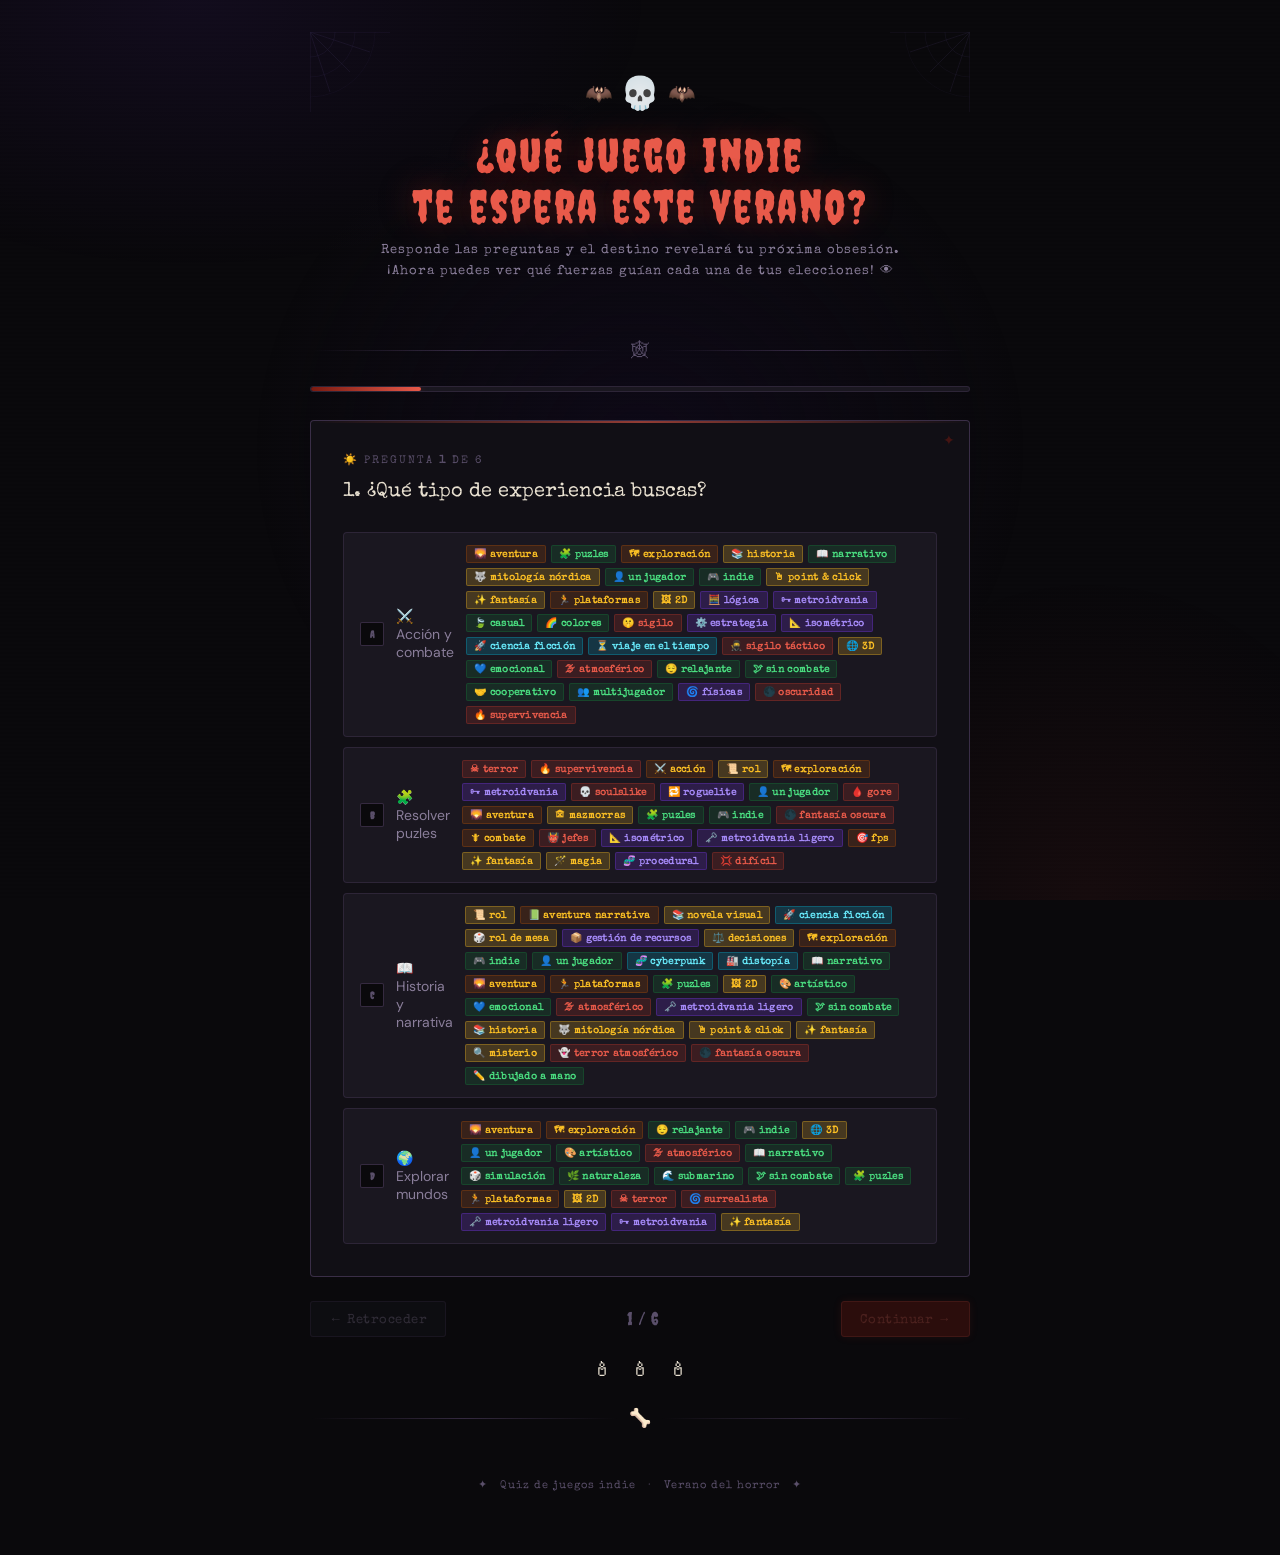
<file: index.html>
<!DOCTYPE html>
<html lang="es">
<head>
  <meta charset="UTF-8">
  <meta name="viewport" content="width=device-width, initial-scale=1.0">
  <title>☠️ ¿Qué juego indie te espera este verano?</title>
  <link rel="stylesheet" href="estilos.css" />
  <link href="https://fonts.googleapis.com/css2?family=Creepster&family=Special+Elite&family=DM+Sans:wght@400;500;600&display=swap" rel="stylesheet">
  <style></style>
</head>
<body>

<div class="wrap" id="app">

  <div class="header">
    <svg class="web-svg web-tl" viewBox="0 0 80 80" fill="none" xmlns="http://www.w3.org/2000/svg">
      <path d="M0 0 L80 0 M0 0 L0 80" stroke="#a78bfa" stroke-width="0.8"/>
      <path d="M0 0 L60 20 M0 0 L20 60 M0 0 L40 40" stroke="#a78bfa" stroke-width="0.6"/>
      <ellipse cx="0" cy="0" rx="25" ry="25" stroke="#a78bfa" stroke-width="0.5" fill="none"/>
      <ellipse cx="0" cy="0" rx="45" ry="45" stroke="#a78bfa" stroke-width="0.4" fill="none"/>
      <ellipse cx="0" cy="0" rx="65" ry="65" stroke="#a78bfa" stroke-width="0.3" fill="none"/>
    </svg>
    <svg class="web-svg web-tr" viewBox="0 0 80 80" fill="none" xmlns="http://www.w3.org/2000/svg">
      <path d="M0 0 L80 0 M0 0 L0 80" stroke="#a78bfa" stroke-width="0.8"/>
      <path d="M0 0 L60 20 M0 0 L20 60 M0 0 L40 40" stroke="#a78bfa" stroke-width="0.6"/>
      <ellipse cx="0" cy="0" rx="25" ry="25" stroke="#a78bfa" stroke-width="0.5" fill="none"/>
      <ellipse cx="0" cy="0" rx="45" ry="45" stroke="#a78bfa" stroke-width="0.4" fill="none"/>
      <ellipse cx="0" cy="0" rx="65" ry="65" stroke="#a78bfa" stroke-width="0.3" fill="none"/>
    </svg>

    <div class="skull-row">
      <span>🦇</span><span>💀</span><span>🦇</span>
    </div>
    <div class="site-title">¿Qué juego indie<br>te espera este verano?</div>
    <div class="site-sub">
      Responde las preguntas y el destino revelará tu próxima obsesión.<br>
      ¡Ahora puedes ver qué fuerzas guían cada una de tus elecciones! 👁
    </div>
  </div>

  <div class="bat-divider">🕸</div>

  <div id="quiz-section" class="spider-wrap">
    <div class="prog-wrap">
      <div class="prog-bar" id="prog"></div>
    </div>
    <div class="qcard">
      <div class="qlabel" id="qlabel"></div>
      <div class="qtext" id="qtext"></div>
      <div class="opts"  id="opts"></div>
    </div>
    <div class="nav">
      <button class="nbtn" id="prevBtn" onclick="nav(-1)" type="button">← Retroceder</button>
      <span   class="qcount" id="qcount"></span>
      <button class="nbtn primary" id="nextBtn" onclick="nav(1)" type="button">Continuar →</button>
    </div>
    <div class="candle-row"><span class="candle">🕯</span><span class="candle">🕯</span><span class="candle">🕯</span></div>
  </div>

  <div class="results" id="results-section">
    <div class="res-header">
      <h2>☠ El oráculo ha hablado ☠</h2>
      <p id="res-sub"></p>
    </div>

    <div class="res-filters">
      <button class="filter-btn active" id="filter-all"    onclick="filterResults('all')"    type="button">🎲 Todos</button>
      <button class="filter-btn"        id="filter-summer" onclick="filterResults('summer')" type="button">☀️ Verano</button>
      <button class="filter-btn"        id="filter-horror" onclick="filterResults('horror')" type="button">👻 Terror</button>
      <button class="filter-btn"        id="filter-cozy"   onclick="filterResults('cozy')"   type="button">🌿 Cozy</button>
      <!-- Añadir dentro de <div class="res-filters"> -->
		<button class="filter-btn" id="filter-strategy" onclick="filterResults('strategy')" type="button">⚙️ Estrategia</button>
		<button class="filter-btn" id="filter-rpg"      onclick="filterResults('rpg')"      type="button">📜 Rol/Narrativo</button>
		<button class="filter-btn" id="filter-cyberpunk" onclick="filterResults('cyberpunk')" type="button">🧬 Cyberpunk</button>
    </div>

    <div id="game-list"></div>

    <div class="load-more-wrap" id="load-more-wrap" style="display:none;">
      <button class="btn-load-more" id="load-more-btn" onclick="loadMore()" type="button">
        ✦ Mostrar más resultados <span class="lm-count" id="lm-count"></span>
      </button>
    </div>
    <div class="end-message" id="end-message" style="display:none;">✦ Has llegado al final del destino ✦</div>

    <div class="actions">
      <button class="btn-action btn-reroll"   onclick="rerollResults()" type="button">🎲 Invocar de nuevo</button>
      <button class="btn-action btn-restart"  onclick="restart()"       type="button">💀 Empezar de cero</button>
    </div>
  </div>

  <div class="bat-divider">🦴</div>
  <div class="footer">✦ &nbsp; Quiz de juegos indie &nbsp; · &nbsp; Verano del horror &nbsp; ✦</div>
</div>

<script src="juegazos.js"></script>
<script src="js.js"></script>
</body>
</html>
</file>
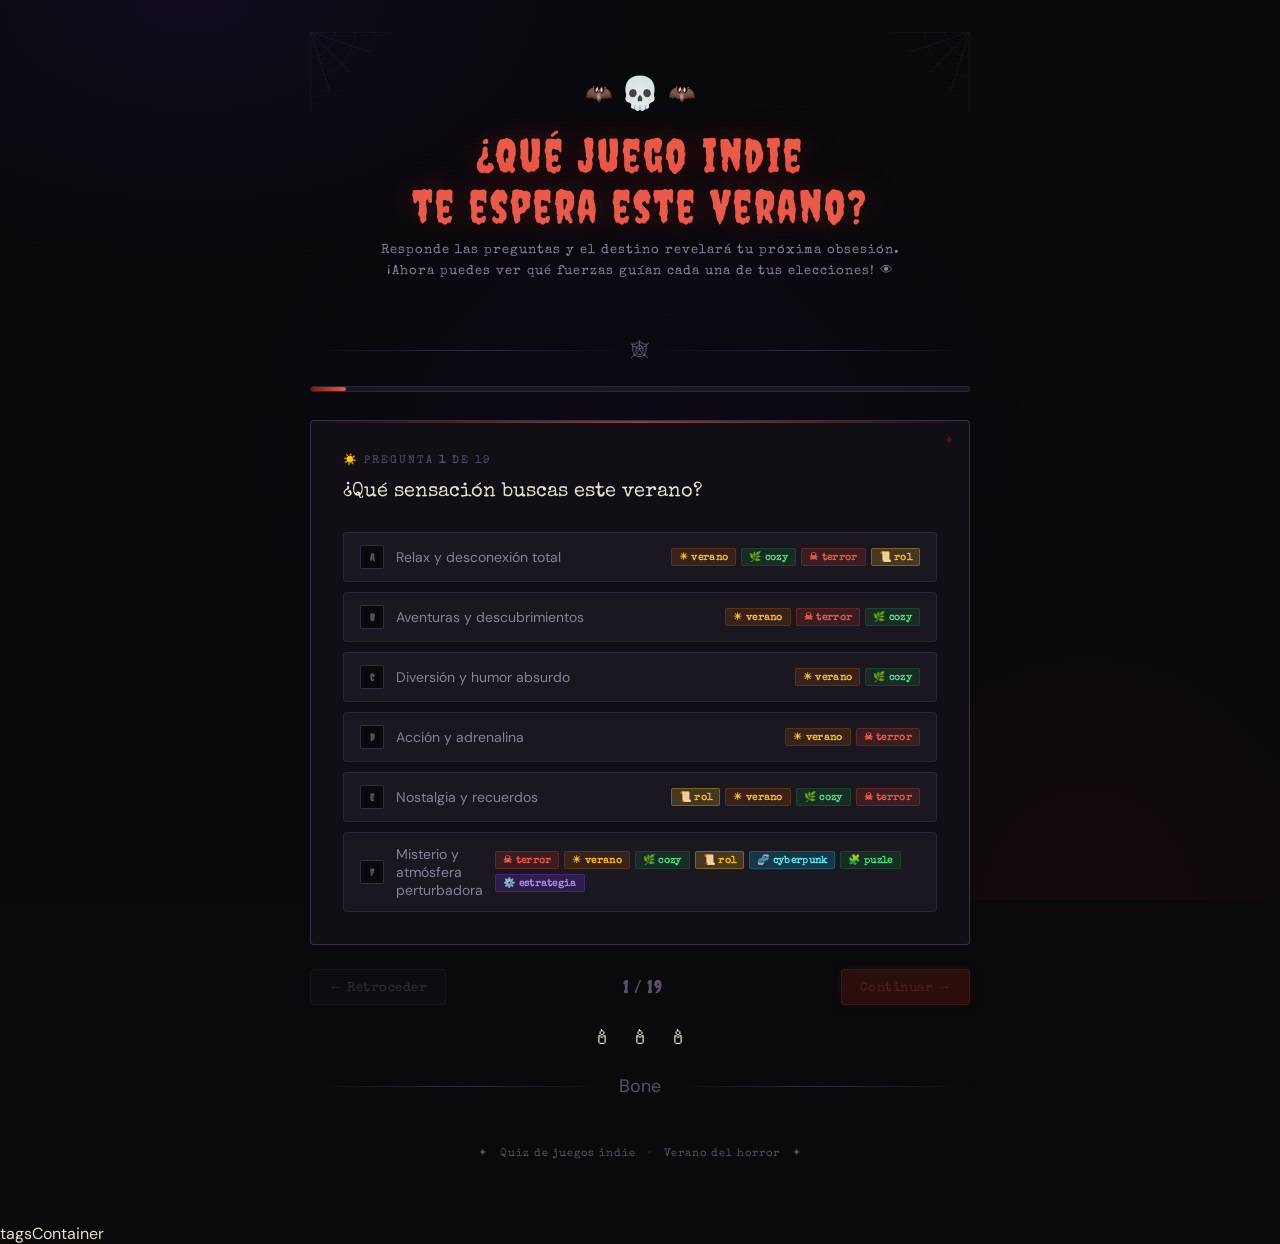
<file: gemini-code-1780567311274.html>
<!DOCTYPE html>
<html lang="es">
<head>
  <meta charset="UTF-8">
  <meta name="viewport" content="width=device-width, initial-scale=1.0">
  <title>☠️ ¿Qué juego indie te espera este verano?</title>
  <link href="https://fonts.googleapis.com/css2?family=Creepster&family=Special+Elite&family=DM+Sans:wght@400;500;600&display=swap" rel="stylesheet">
  <style>
    *, *::before, *::after { box-sizing: border-box; margin: 0; padding: 0; }

    :root {
      --bg:        #0a090c;
      --bg2:       #110f15;
      --bg3:       #1a1720;
      --bg4:       #221e2a;
      --text:      #e8e0d0;
      --text2:     #8a7e9a;
      --text3:     #5a4f6a;
      --border:    rgba(180,140,220,0.12);
      --border2:   rgba(180,140,220,0.25);
      --red:       #c0392b;
      --red-glow:  rgba(192,57,43,0.35);
      --red-dim:   #7a1a10;
      --red-light: #e85a4a;
      --purple:    #7c3aed;
      --purple-glow: rgba(124,58,237,0.3);
      --purple-light: #a78bfa;
      --purple-dim:  #3b1d7a;
      --green:     #15803d;
      --green-light: #4ade80;
      --amber:     #b45309;
      --amber-light: #fbbf24;
      --moon:      #d4c5a9;
    }

    html { scroll-behavior: smooth; }

    body {
      background: var(--bg);
      font-family: 'DM Sans', sans-serif;
      min-height: 100vh;
      color: var(--text);
      overflow-x: hidden;
      cursor: default;
    }

    /* ── Atmospheric background ── */
    body::before {
      content: '';
      position: fixed;
      inset: 0;
      pointer-events: none;
      background:
        radial-gradient(ellipse 60% 50% at 15% 0%,   rgba(124,58,237,0.08) 0%, transparent 60%),
        radial-gradient(ellipse 40% 60% at 85% 100%,  rgba(192,57,43,0.07) 0%, transparent 60%),
        radial-gradient(ellipse 30% 40% at 50% 50%,   rgba(15,10,25,0.9) 0%, transparent 100%);
      z-index: 0;
    }

    /* ── Scanlines texture ── */
    body::after {
      content: '';
      position: fixed;
      inset: 0;
      pointer-events: none;
      background: repeating-linear-gradient(
        0deg,
        transparent,
        transparent 2px,
        rgba(0,0,0,0.03) 2px,
        rgba(0,0,0,0.03) 4px
      );
      z-index: 0;
    }

    .wrap {
      position: relative;
      z-index: 1;
      padding: 2rem 1.25rem 4rem;
      max-width: 700px;
      margin: 0 auto;
    }

    /* ── Header ── */
    .header {
      text-align: center;
      padding: 2.5rem 1rem 2rem;
      position: relative;
    }

    .skull-row {
      display: flex;
      justify-content: center;
      align-items: center;
      gap: 0.5rem;
      margin-bottom: 1rem;
    }
    .skull-row span { font-size: 22px; animation: floatBob 3s ease-in-out infinite; }
    .skull-row span:nth-child(2) { animation-delay: 0.5s; font-size: 32px; }
    .skull-row span:nth-child(3) { animation-delay: 1s; }

    @keyframes floatBob {
      0%, 100% { transform: translateY(0); }
      50%       { transform: translateY(-6px); }
    }

    .site-title {
      font-family: 'Creepster', cursive;
      font-size: clamp(28px, 7vw, 46px);
      color: var(--red-light);
      letter-spacing: 2px;
      line-height: 1.1;
      text-shadow: 0 0 30px var(--red-glow), 0 0 60px rgba(192,57,43,0.15);
      margin-bottom: 0.6rem;
    }

    .site-sub {
      font-family: 'Special Elite', cursive;
      font-size: 13px;
      color: var(--text2);
      letter-spacing: 1px;
      line-height: 1.6;
    }

    /* ── Divider with bats ── */
    .bat-divider {
      display: flex;
      align-items: center;
      gap: 10px;
      margin: 1.5rem 0;
      color: var(--text3);
      font-size: 18px;
    }
    .bat-divider::before, .bat-divider::after {
      content: '';
      flex: 1;
      height: 1px;
      background: linear-gradient(90deg, transparent, var(--border2), transparent);
    }

    /* ── Progress bar ── */
    .prog-wrap {
      height: 6px;
      background: var(--bg3);
      border-radius: 999px;
      margin-bottom: 1.75rem;
      overflow: hidden;
      border: 1px solid var(--border);
    }
    .prog-bar {
      height: 100%;
      background: linear-gradient(90deg, var(--red-dim), var(--red-light));
      border-radius: 999px;
      transition: width 0.45s cubic-bezier(0.4, 0, 0.2, 1);
      box-shadow: 0 0 8px var(--red-glow);
    }

    /* ── Question card ── */
    .qcard {
      background: var(--bg2);
      border: 1px solid var(--border2);
      border-radius: 4px;
      padding: 2rem;
      position: relative;
      overflow: hidden;
    }

    .qcard::before {
      content: '';
      position: absolute;
      top: 0; left: 0; right: 0;
      height: 2px;
      background: linear-gradient(90deg, transparent, var(--red-light), transparent);
      opacity: 0.6;
    }

    .qcard::after {
      content: '✦';
      position: absolute;
      top: 10px; right: 14px;
      color: var(--red-dim);
      font-size: 14px;
      opacity: 0.5;
    }

    .qlabel {
      font-family: 'Special Elite', cursive;
      font-size: 11px;
      color: var(--text3);
      margin-bottom: 12px;
      letter-spacing: 2px;
      text-transform: uppercase;
    }

    .qtext {
      font-family: 'Special Elite', cursive;
      font-size: clamp(16px, 4vw, 20px);
      color: var(--text);
      margin-bottom: 1.6rem;
      line-height: 1.4;
    }

    /* ── Options ── */
    .opts {
      display: flex;
      flex-direction: column;
      gap: 10px;
    }

    .opt {
      display: flex;
      align-items: center;
      gap: 12px;
      padding: 12px 16px;
      border: 1px solid var(--border);
      border-radius: 4px;
      background: var(--bg3);
      cursor: pointer;
      font-size: 14px;
      color: var(--text2);
      text-align: left;
      font-family: 'DM Sans', sans-serif;
      transition: all 0.18s ease;
      position: relative;
    }
    .opt:hover {
      border-color: var(--purple-light);
      color: var(--text);
      background: var(--bg4);
    }
    .opt.sel {
      background: rgba(124,58,237,0.12);
      border-color: var(--purple);
      color: var(--purple-light);
      box-shadow: 0 0 12px var(--purple-glow), inset 0 0 8px rgba(124,58,237,0.08);
    }
    .opt.sel-horror {
      background: rgba(192,57,43,0.12);
      border-color: var(--red);
      color: var(--red-light);
      box-shadow: 0 0 12px var(--red-glow), inset 0 0 8px rgba(192,57,43,0.08);
    }

    .opt-l {
      width: 24px; height: 24px;
      border-radius: 2px;
      border: 1px solid var(--border2);
      background: var(--bg);
      display: flex; align-items: center; justify-content: center;
      font-size: 10px;
      font-weight: 700;
      font-family: 'Creepster', cursive;
      color: var(--text3);
      transition: all 0.18s;
      flex-shrink: 0;
    }
    .opt.sel     .opt-l { background: var(--purple); border-color: var(--purple); color: white; }
    .opt.sel-horror .opt-l { background: var(--red); border-color: var(--red); color: white; }

    /* ── Dynamic Tags Container in Options ── */
    .opt-tags {
      display: flex;
      gap: 5px;
      margin-left: auto;
      flex-wrap: wrap;
    }

    .gbadge {
      font-size: 10px; padding: 2px 7px;
      border-radius: 2px; font-weight: 600;
      font-family: 'Special Elite', cursive;
      letter-spacing: 0.3px;
      white-space: nowrap;
    }
    .gbadge-horror { background: rgba(192,57,43,0.2); color: var(--red-light); border: 1px solid rgba(192,57,43,0.3); }
    .gbadge-summer { background: rgba(180,83,9,0.2);  color: var(--amber-light); border: 1px solid rgba(180,83,9,0.3); }
    .gbadge-cozy   { background: rgba(21,128,61,0.2); color: var(--green-light); border: 1px solid rgba(21,128,61,0.3); }

    /* ── Nav ── */
    .nav {
      display: flex;
      justify-content: space-between;
      align-items: center;
      margin-top: 1.5rem;
    }
    .qcount {
      font-family: 'Creepster', cursive;
      font-size: 18px;
      color: var(--text3);
      letter-spacing: 1px;
    }

    .nbtn {
      padding: 9px 18px;
      border: 1px solid var(--border2);
      border-radius: 3px;
      background: var(--bg3);
      cursor: pointer;
      font-size: 13px;
      color: var(--text2);
      font-family: 'Special Elite', cursive;
      letter-spacing: 0.5px;
      transition: all 0.2s;
    }
    .nbtn:hover:not(:disabled) { border-color: var(--purple-light); color: var(--text); background: var(--bg4); }
    .nbtn.primary {
      background: var(--red-dim);
      border-color: var(--red);
      color: var(--red-light);
      box-shadow: 0 0 10px var(--red-glow);
    }
    .nbtn.primary:hover:not(:disabled) { background: var(--red); color: white; }
    .nbtn:disabled { opacity: 0.3; cursor: not-allowed; }

    /* ── Results ── */
    .results { display: none; }

    .res-header {
      text-align: center;
      padding: 2rem;
      border: 1px solid var(--border2);
      background: var(--bg2);
      border-radius: 4px;
      margin-bottom: 1.5rem;
      position: relative;
      overflow: hidden;
    }
    .res-header::before {
      content: '';
      position: absolute;
      top: 0; left: 0; right: 0;
      height: 2px;
      background: linear-gradient(90deg, transparent, var(--purple-light), transparent);
    }
    .res-header h2 {
      font-family: 'Creepster', cursive;
      font-size: clamp(22px, 5vw, 32px);
      color: var(--purple-light);
      letter-spacing: 2px;
      text-shadow: 0 0 20px var(--purple-glow);
      margin-bottom: 8px;
    }
    .res-header p {
      font-family: 'Special Elite', cursive;
      color: var(--text2);
      font-size: 13px;
      letter-spacing: 0.5px;
      line-height: 1.6;
    }

    .res-filters {
      display: flex;
      gap: 8px;
      margin-bottom: 1.25rem;
      flex-wrap: wrap;
    }
    .filter-btn {
      padding: 5px 12px;
      border-radius: 2px;
      font-size: 11px;
      font-weight: 600;
      cursor: pointer;
      border: 1px solid var(--border2);
      background: var(--bg3);
      color: var(--text3);
      font-family: 'Special Elite', cursive;
      letter-spacing: 0.5px;
      transition: all 0.2s;
    }
    .filter-btn:hover    { border-color: var(--purple-light); color: var(--text2); }
    .filter-btn.active   { background: var(--purple-dim); border-color: var(--purple); color: var(--purple-light); box-shadow: 0 0 8px var(--purple-glow); }
    .filter-btn.f-horror { background: rgba(192,57,43,0.15); border-color: var(--red); color: var(--red-light); box-shadow: 0 0 8px var(--red-glow); }
    .filter-btn.f-summer { background: rgba(180,83,9,0.15); border-color: var(--amber); color: var(--amber-light); }
    .filter-btn.f-cozy   { background: rgba(21,128,61,0.15); border-color: var(--green); color: var(--green-light); }

    /* ── Game cards ── */
    .gcard {
      display: flex;
      align-items: center;
      gap: 14px;
      background: var(--bg2);
      border: 1px solid var(--border);
      border-radius: 3px;
      padding: 1rem 1.2rem;
      margin-bottom: 8px;
      transition: all 0.2s;
      animation: riseUp 0.4s ease both;
      position: relative;
      overflow: hidden;
    }
    .gcard::before {
      content: '';
      position: absolute;
      left: 0; top: 0; bottom: 0;
      width: 2px;
      background: var(--border2);
      transition: background 0.2s;
    }
    .gcard:hover { border-color: var(--border2); background: var(--bg3); }
    .gcard:hover::before { background: var(--purple); box-shadow: 0 0 8px var(--purple-glow); }
    .gcard.horror-card::before { background: var(--red-dim); }
    .gcard.horror-card:hover::before { background: var(--red-light); box-shadow: 0 0 8px var(--red-glow); }

    @keyframes riseUp {
      from { opacity: 0; transform: translateY(12px); }
      to   { opacity: 1; transform: translateY(0); }
    }

    .grank {
      font-family: 'Creepster', cursive;
      font-size: 24px;
      min-width: 36px;
      text-align: center;
      color: var(--text3);
    }
    .grank-1 { color: var(--amber-light); text-shadow: 0 0 12px rgba(251,191,36,0.4); }
    .grank-2 { color: #c0c0c0; }
    .grank-3 { color: #c4843a; }

    .ginfo { flex: 1; }
    .gtitle { font-size: 15px; font-weight: 600; color: var(--text); font-family: 'Special Elite', cursive; letter-spacing: 0.3px; }
    .gmeta  { display: flex; align-items: center; gap: 6px; margin-top: 5px; flex-wrap: wrap; }
    .gscore { font-size: 11px; color: var(--text3); }

    .gbar-wrap { width: 70px; background: var(--bg3); height: 4px; border-radius: 2px; overflow: hidden; flex-shrink: 0; }
    .gbar      { height: 100%; border-radius: 2px; transition: width 0.8s ease; }
    .gbar-normal { background: linear-gradient(90deg, var(--purple-dim), var(--purple-light)); }
    .gbar-horror { background: linear-gradient(90deg, var(--red-dim), var(--red-light)); }

    /* ── Actions ── */
    .actions {
      display: flex;
      gap: 10px;
      margin-top: 2rem;
      flex-wrap: wrap;
      justify-content: center;
    }
    .btn-action {
      padding: 10px 22px;
      border-radius: 3px;
      font-size: 13px;
      cursor: pointer;
      font-family: 'Special Elite', cursive;
      letter-spacing: 0.5px;
      transition: all 0.2s;
    }
    .btn-reroll {
      background: var(--red-dim);
      border: 1px solid var(--red);
      color: var(--red-light);
      box-shadow: 0 0 10px var(--red-glow);
    }
    .btn-reroll:hover { background: var(--red); color: white; }
    .btn-restart {
      background: var(--bg3);
      border: 1px solid var(--border2);
      color: var(--text2);
    }
    .btn-restart:hover { border-color: var(--purple-light); color: var(--text); }

    .candle-row {
      display: flex;
      justify-content: center;
      gap: 18px;
      margin: 1.2rem 0 0.5rem;
    }
    .candle { font-size: 20px; animation: flicker 4s ease-in-out infinite; }
    .candle:nth-child(2) { animation-delay: 1.2s; animation-duration: 3.5s; }
    .candle:nth-child(3) { animation-delay: 2.1s; animation-duration: 5s; }

    @keyframes flicker {
      0%, 95%, 100% { opacity: 1; }
      96%            { opacity: 0.4; }
      97%            { opacity: 1; }
      98%            { opacity: 0.6; }
      99%            { opacity: 1; }
    }

    .spider-wrap { position: relative; }
    .web-svg {
      position: absolute;
      width: 80px; height: 80px;
      opacity: 0.12;
      pointer-events: none;
    }
    .web-tl { top: 0; left: 0; }
    .web-tr { top: 0; right: 0; transform: scaleX(-1); }

    .footer {
      text-align: center;
      margin-top: 3rem;
      font-family: 'Special Elite', cursive;
      font-size: 11px;
      color: var(--text3);
      letter-spacing: 1px;
    }
    
    .filter-btn.f-strategy { background: rgba(167,139,250,0.15); border-color: var(--purple-light); color: var(--purple-light); }
	.filter-btn.f-rpg { background: rgba(251,191,36,0.15); border-color: var(--amber); color: var(--amber-light); }
	.filter-btn.f-cyberpunk { background: rgba(6,182,212,0.15); border-color: #06b6d4; color: #67e8f9; }
	
	/* Nuevos estilos de diseño para los botones de filtros activos */
	.filter-btn.f-strategy  { background: rgba(124,58,237,0.15); border-color: var(--purple); color: var(--purple-light); box-shadow: 0 0 8px var(--purple-glow); }
	.filter-btn.f-rpg       { background: rgba(251,191,36,0.15);  border-color: var(--amber);  color: var(--amber-light);  box-shadow: 0 0 8px rgba(251,191,36,0.2); }
	.filter-btn.f-cyberpunk { background: rgba(6,182,212,0.15);   border-color: #06b6d4;      color: #67e8f9;             box-shadow: 0 0 8px rgba(6,182,212,0.3); }
	
	/* Nuevos estilos de diseño para las etiquetas pequeñas (Badges) */
	.gbadge-strategy  { background: rgba(124,58,237,0.2); color: var(--purple-light); border: 1px solid rgba(124,58,237,0.3); }
	.gbadge-rpg       { background: rgba(251,191,36,0.2);  color: var(--amber-light);  border: 1px solid rgba(251,191,36,0.3); }
	.gbadge-cyberpunk { background: rgba(6,182,212,0.2);   color: #67e8f9;             border: 1px solid rgba(6,182,212,0.3); }
	
  </style>
</head>
<body>

<div class="wrap" id="app">

  <div class="header">
    <svg class="web-svg web-tl" viewBox="0 0 80 80" fill="none" xmlns="http://www.w3.org/2000/svg">
      <path d="M0 0 L80 0 M0 0 L0 80" stroke="#a78bfa" stroke-width="0.8"/>
      <path d="M0 0 L60 20 M0 0 L20 60 M0 0 L40 40" stroke="#a78bfa" stroke-width="0.6"/>
      <ellipse cx="0" cy="0" rx="25" ry="25" stroke="#a78bfa" stroke-width="0.5" fill="none"/>
      <ellipse cx="0" cy="0" rx="45" ry="45" stroke="#a78bfa" stroke-width="0.4" fill="none"/>
      <ellipse cx="0" cy="0" rx="65" ry="65" stroke="#a78bfa" stroke-width="0.3" fill="none"/>
    </svg>
    <svg class="web-svg web-tr" viewBox="0 0 80 80" fill="none" xmlns="http://www.w3.org/2000/svg">
      <path d="M0 0 L80 0 M0 0 L0 80" stroke="#a78bfa" stroke-width="0.8"/>
      <path d="M0 0 L60 20 M0 0 L20 60 M0 0 L40 40" stroke="#a78bfa" stroke-width="0.6"/>
      <ellipse cx="0" cy="0" rx="25" ry="25" stroke="#a78bfa" stroke-width="0.5" fill="none"/>
      <ellipse cx="0" cy="0" rx="45" ry="45" stroke="#a78bfa" stroke-width="0.4" fill="none"/>
      <ellipse cx="0" cy="0" rx="65" ry="65" stroke="#a78bfa" stroke-width="0.3" fill="none"/>
    </svg>

    <div class="skull-row">
      <span>🦇</span><span>💀</span><span>🦇</span>
    </div>
    <div class="site-title">¿Qué juego indie<br>te espera este verano?</div>
    <div class="site-sub">
      Responde las preguntas y el destino revelará tu próxima obsesión.<br>
      ¡Ahora puedes ver qué fuerzas guían cada una de tus elecciones! 👁
    </div>
  </div>

  <div class="bat-divider">🕸</div>

  <div id="quiz-section" class="spider-wrap">
    <div class="prog-wrap">
      <div class="prog-bar" id="prog"></div>
    </div>
    <div class="qcard">
      <div class="qlabel" id="qlabel"></div>
      <div class="qtext" id="qtext"></div>
      <div class="opts"  id="opts"></div>
    </div>
    <div class="nav">
      <button class="nbtn" id="prevBtn" onclick="nav(-1)" type="button">← Retroceder</button>
      <span   class="qcount" id="qcount"></span>
      <button class="nbtn primary" id="nextBtn" onclick="nav(1)" type="button">Continuar →</button>
    </div>
    <div class="candle-row"><span class="candle">🕯</span><span class="candle">🕯</span><span class="candle">🕯</span></div>
  </div>

  <div class="results" id="results-section">
    <div class="res-header">
      <h2>☠ El oráculo ha hablado ☠</h2>
      <p id="res-sub"></p>
    </div>

    <div class="res-filters">
      <button class="filter-btn active" id="filter-all"    onclick="filterResults('all')"    type="button">🎲 Todos</button>
      <button class="filter-btn"        id="filter-summer" onclick="filterResults('summer')" type="button">☀️ Verano</button>
      <button class="filter-btn"        id="filter-horror" onclick="filterResults('horror')" type="button">👻 Terror</button>
      <button class="filter-btn"        id="filter-cozy"   onclick="filterResults('cozy')"   type="button">🌿 Cozy</button>
      <!-- Añadir dentro de <div class="res-filters"> -->
		<button class="filter-btn" id="filter-strategy" onclick="filterResults('strategy')" type="button">⚙️ Estrategia</button>
		<button class="filter-btn" id="filter-rpg"      onclick="filterResults('rpg')"      type="button">📜 Rol/Narrativo</button>
		<button class="filter-btn" id="filter-cyberpunk" onclick="filterResults('cyberpunk')" type="button">🧬 Cyberpunk</button>
    </div>

    <div id="game-list"></div>

    <div class="actions">
      <button class="btn-action btn-reroll"   onclick="rerollResults()" type="button">🎲 Invocar de nuevo</button>
      <button class="btn-action btn-restart"  onclick="restart()"       type="button">💀 Empezar de cero</button>
    </div>
  </div>

  <div class="bat-divider">Bone</div>
  <div class="footer">✦ &nbsp; Quiz de juegos indie &nbsp; · &nbsp; Verano del horror &nbsp; ✦</div>
</div>

<script>
// Base de datos expandida con Tormented Souls y otros juegos de terror indie brutales
const GAME_TAGS = {
  "Tormented Souls":["horror"], "Crow Country":["horror"], "Faith: The Unholy Trinity":["horror"],
  "Amnesia: The Bunker":["horror","summer"], "Phasmophobia":["horror"], "Iron Lung":["horror"],
  "My House.wad":["horror"], "Dredge":["horror","summer","cozy"],"Omori":["horror","cozy"],"Norco":["horror"],
  "Disco Elysium":["horror","summer"],"Return of the Obra Dinn":["horror"],"Beacon Pines":["horror","cozy"],
  "Signalis":["horror"],"The Long Dark":["horror","summer"],"Spiritfarer":["horror","cozy","summer"],
  "Grave Seasons":["horror","cozy","summer"],"Mina the Hollower":["horror","summer"],"Blighted":["horror","summer"],
  "Vagante":["horror"],"Lethal Company":["horror"],"Doki Doki Literature Club":["horror","cozy"],
  "Inscryption":["horror"],"Darkwood":["horror"],"Citizen Sleeper":["horror","cozy"],
  "Hypnospace Outlaw":["horror","cozy"],"Little Nightmares II":["horror"],"SOMA":["horror"],
  "Subnautica":["horror","summer"],"Hollow Knight":["horror","summer"],"Dead Cells":["horror","summer"],
  "Hades":["horror","summer"],"Celeste":["horror","summer"],"Salt and Sanctuary":["horror"],
  "Curse of the Dead Gods":["horror"],"Unbound: Worlds Apart":["horror","summer"],"GRIME":["horror"],
  "Blasphemous":["horror"],"Katana ZERO":["horror"],
  "A Short Hike":["summer","cozy"],"Stardew Valley":["summer","cozy"],"Hokko Life":["summer","cozy"],
  "Unpacking":["summer","cozy"],"Coral Island":["summer","cozy"],"Cozy Grove":["summer","cozy"],
  "Alba: A Wildlife Adventure":["summer","cozy"],"Cloud Gardens":["summer","cozy"],"Journey":["summer","cozy"],
  "Flower":["summer","cozy"],"Abzû":["summer","cozy"],"Moonlight Peaks":["summer","cozy"],
  "Tales of Seikyu":["summer","cozy"],"Woodo":["summer","cozy"],"Eastshade":["summer","cozy"],
  "Dordogne":["summer","cozy"],"Outer Wilds":["summer"],"Sable":["summer"],"Tchia":["summer"],
  "Sailwind":["summer"],"Tunic":["summer"],"Tails of Iron":["summer"],"Kena: Bridge of Spirits":["summer"],
  "Weird West":["summer"],"Phoenotopia Awakening":["summer"],"Moonlighter 2: The Endless Vault":["summer"],
  "Outbound":["summer","cozy"],"Dave the Diver":["summer"],"Firewatch":["summer"],"CrossCode":["summer"],
  "Sea of Stars":["summer"],"TMNT: Shredder's Revenge":["summer"],"Sonic Mania":["summer"],
  "Shovel Knight":["summer"],"Pseudoregalia":["summer"],"A Hat in Time":["summer","cozy"],
  "Demon Turf":["summer"],"Ratatan":["summer"],"Neon White":["summer"],"Ultrakill":["summer"],
  "Art of Rally":["summer"],"Raft":["summer"],"Sail Forth":["summer"],"Windbound":["summer"],
  "King of Seas":["summer"],"Moonglow Bay":["summer","cozy"],"Pine":["summer"],"Chained Echoes":["summer"],
  "Ara Fell":["summer"],"Wytchwood":["summer","cozy"],"TOEM":["summer","cozy"],"Littlewood":["summer","cozy"],
  "Garden Story":["summer","cozy"],"What Remains of Edith Finch":["summer","cozy"],"Gris":["summer","cozy"],
  "West of Loathing":["summer"],"Slay the Spire":["summer"],"Balatro":["summer"],
  "Ori and the Will of the Wisps":["summer","cozy"],"Cloudpunk":["summer"],"Townscaper":["summer","cozy"],
  "A Little to the Left":["summer","cozy"],"Summerhouse":["summer","cozy"],"The Garden Path":["summer","cozy"],
  "Hyper Light Drifter":["summer"],"Rogue Legacy 2":["summer"],"Enter the Gungeon":["summer"],
  "Core Keeper":["summer","cozy"],"Dinkum":["summer","cozy"],"Wanderburg":["summer","cozy"],
  "Valheim":["summer"],"Terraria":["summer"],"It Takes Two":["summer"],"Pode":["summer","cozy"],
  "Rivals of Aether":["summer"],"Deep Rock Galactic":["summer"],"OneShot":["cozy"],
  "Jazzpunk":["summer"],"Baba Is You":["summer"],"The Witness":["summer"],
  "The Talos Principle":["summer"],"Heaven's Vault":["summer"],"Braid":["summer"],"Fez":["summer"],
  "Patrick's Parabox":["summer"],"Carto":["summer","cozy"],"Opus Magnum":["summer"],
  "Turing Complete":["summer"],"Viewfinder":["summer"],"Superliminal":["summer"],
  "Antichamber":["summer"],"Manifold Garden":["summer"],"Everything":["summer","cozy"],
  "Donut County":["summer","cozy"],"Plug & Play":["cozy"],"Manual Samuel":["summer"],
  "Accounting+":["summer"],"Cuphead":["summer"],"Moving Out 2":["summer"],"Party Animals":["summer"],
  "Trine 4":["summer"],"Goat Simulator 3":["summer"],"Untitled Goose Game":["summer","cozy"],
  "Kind Words (lo fi chill beats to write to)":["cozy"],"Thank Goodness You're Here!":["summer"],
  "D-topia":["summer","cozy"], "Swan Song": ["cozy","summer"],"Calx": ["summer","cozy"],
  "Nocturne":["cozy","summer"],"Solarpunk":["summer","cozy"],"Witchspire":["horror","summer"],
  "Voidling Bound":["horror","summer"],"Denshattack!":["summer"],"Killer Frequency":["horror","summer"],
  "Cloudheim": ["cozy", "summer", "rpg"],
  
// --- ESTRATEGIA, GESTIÓN Y CONSTRUCCIÓN ---
  "Manor Lords": ["strategy", "summer"],
  "Frostpunk 2": ["strategy", "horror"],
  "Against the Storm": ["strategy", "horror"],
  "Cult of the Lamb": ["horror", "cozy", "strategy"],
  "Factorio": ["strategy", "sci-fi"],
  "RimWorld": ["strategy", "sci-fi", "horror"],
  "Rusty Lake: Hotel": ["horror", "puzzle"],

  // --- RPG, NARRATIVA Y MISTERIO ---
  "Sea of Stars": ["rpg", "summer"],
  "Chained Echoes": ["rpg", "summer"],
  "Cassette Beasts": ["rpg", "cozy", "summer"],
  "Inscryption": ["horror", "puzzle", "strategy"],
  "Slay the Princess": ["horror", "rpg"],
  "Pentiment": ["rpg", "horror"],
  "Citizen Sleeper": ["rpg", "cyberpunk", "cozy"],

  // --- ACCIÓN, ADRENALINA Y CYBERPUNK ---
  "Ghostrunner 2": ["cyberpunk", "summer"],
  "Katana ZERO": ["cyberpunk", "horror"],
  "Animal Well": ["horror", "puzzle", "cozy"],
  "Nine Sols": ["rpg", "cyberpunk", "horror"],
  "Mullet MadJack": ["cyberpunk", "summer"],
  "Pacific Drive": ["horror", "sci-fi", "summer"],

  // --- COZY, ARTE Y EXPLORACIÓN ---
  "Chants of Sennaar": ["puzzle", "cozy", "summer"],
  "Jusant": ["cozy", "summer"],
  "Stray": ["cyberpunk", "cozy"],
  "Dave the Diver": ["summer", "cozy"],
  "Pacific Drive": ["horror", "summer"]  };
  

function getTag(g){ return GAME_TAGS[g]||["summer"]; }

const Q = [
  { e:"☀️", t:"¿Qué sensación buscas este verano?", o:[
    {l:"A",t:"Relax y desconexión total",g:["A Short Hike","Stardew Valley","Hokko Life","Spiritfarer","Unpacking","Coral Island","Cozy Grove","Alba: A Wildlife Adventure","Cloud Gardens","Journey","Flower","Abzû","Moonlight Peaks","Tales of Seikyu","Woodo","Eastshade","Dordogne","Nocturne","Solarpunk","Cloudheim"]},
    {l:"B",t:"Aventuras y descubrimientos",g:["Outer Wilds","Subnautica","Sable","Tchia","Sailwind","Tunic","Tails of Iron","Kena: Bridge of Spirits","Weird West","Phoenotopia Awakening","Grave Seasons","Moonlighter 2: The Endless Vault","Outbound","Unbound: Worlds Apart","Calx","Pine"]},
    {l:"C",t:"Diversión y humor absurdo",g:["Untitled Goose Game","Goat Simulator 3","Party Animals","Moving Out 2","Trine 4","Cuphead","Ratatan","West of Loathing","Slay the Spire","Thank Goodness You're Here!","Jazzpunk"]},
    {l:"D",t:"Acción y adrenalina",g:["Art of Rally","Neon White","Ultrakill","Hades","Dead Cells","Hollow Knight","Salt and Sanctuary","Curse of the Dead Gods","Mina the Hollower","Blighted","Celeste","GRIME","Blasphemous"]},
    {l:"E",t:"Nostalgia y recuerdos",g:["Sea of Stars","TMNT: Shredder's Revenge","Sonic Mania","Shovel Knight","Pseudoregalia","A Hat in Time","Demon Turf","Crow Country","Tormented Souls"]},
    {l:"F",t:"Misterio y atmósfera perturbadora",g:["Dredge","Omori","Norco","Disco Elysium","Return of the Obra Dinn","Beacon Pines","Signalis","Darkwood","SOMA","Little Nightmares II","Citizen Sleeper","Inscryption","Hypnospace Outlaw","Doki Doki Literature Club","Witchspire","Voidling Bound","Faith: The Unholy Trinity","Iron Lung","My House.wad","Killer Frequency"]}
  ]},
  { e:"🌊", t:"¿Qué escenario te apetece más?", o:[
    {l:"A",t:"Playa e islas tropicales",g:["Dave the Diver","Hokko Life","Tchia","Subnautica","Raft","Dredge","Coral Island"]},
    {l:"B",t:"Mar y navegación (de día... y de noche)",g:["Sailwind","Dredge","Sail Forth","Raft","King of Seas","Windbound","Iron Lung"]},
    {l:"C",t:"Montañas y naturaleza",g:["A Short Hike","Firewatch","The Long Dark","Celeste","Alba: A Wildlife Adventure","Stardew Valley","Ori and the Will of the Wisps","Amnesia: The Bunker","Cloudheim"]},
    {l:"D",t:"Ciudad o entorno urbano",g:["Cloudpunk","Disco Elysium","Norco","Beacon Pines","Citizen Sleeper","Hypnospace Outlaw","My House.wad","Phasmophobia","Killer Frequency"]},
    {l:"E",t:"Fantasía y mundos imaginarios",g:["Pine","Chained Echoes","Phoenotopia Awakening","CrossCode","Ara Fell","Moonlight Peaks","Grave Seasons","Tales of Seikyu","Unbound: Worlds Apart","GRIME","Blasphemous"]},
    {l:"F",t:"Lugares oscuros y perturbadores",g:["Darkwood","SOMA","Signalis","Little Nightmares II","Omori","Salt and Sanctuary","Vagante","Inscryption","Hollow Knight","Tormented Souls","Crow Country","Faith: The Unholy Trinity"]}
  ]},
  { e:"🚗", t:"Si tuvieras vacaciones virtuales, elegirías…", o:[
    {l:"A",t:"Explorar libremente",g:["Outer Wilds","Sable","Subnautica","Sailwind","Tunic","Firewatch","A Short Hike","Outbound","Unbound: Worlds Apart","Everything","Manifold Garden","Antichamber","My House.wad","Pine"]},
    {l:"B",t:"Hacer misiones y progresar",g:["CrossCode","Tails of Iron","Kena: Bridge of Spirits","Weird West","Moonlighter 2: The Endless Vault","Tunic","Citizen Sleeper","Disco Elysium","Tormented Souls","Crow Country"]},
    {l:"C",t:"Construir y crear",g:["Stardew Valley","Terraria","Valheim","Coral Island","Raft","Dinkum","Wanderburg","Core Keeper","Cloudheim"]},
    {l:"D",t:"Competir o superar desafíos",g:["Art of Rally","Neon White","Ratatan","Slay the Spire","Balatro","Dead Cells","Hades","GRIME"]},
    {l:"E",t:"Conocer personajes únicos",g:["Disco Elysium","Hades","Spiritfarer","Omori","Moonlight Peaks","Grave Seasons","Tales of Seikyu","Citizen Sleeper","Norco"]},
    {l:"F",t:"Sobrevivir a algo terrorífico",g:["Signalis","Darkwood","SOMA","Little Nightmares II","The Long Dark","Subnautica","Lethal Company","Vagante","Amnesia: The Bunker","Phasmophobia","Iron Lung"]}
  ]},
  { e:"🎮", t:"¿Cuánto esfuerzo mental quieres dedicar?", o:[
    {l:"A",t:"Cero, solo divertirme",g:["Untitled Goose Game","Goat Simulator 3","Party Animals","Trine 4","Pseudoregalia","Ratatan","Donut County","Thank Goodness You're Here!","Jazzpunk"]},
    {l:"B",t:"Algo ligero y relajado",g:["A Short Hike","Tchia","Stardew Valley","Hokko Life","Spiritfarer","Unpacking","Coral Island","Dave the Diver","Woodo","Outbound","Cozy Grove"]},
    {l:"C",t:"Equilibrado",g:["Dave the Diver","Firewatch","CrossCode","Outer Wilds","Subnautica","Weird West","Moonlighter 2: The Endless Vault","Citizen Sleeper","Inscryption","Phasmophobia","Crow Country"]},
    {l:"D",t:"Me gustan los retos",g:["Hollow Knight","Hades","Celeste","Dead Cells","Salt and Sanctuary","Curse of the Dead Gods","Mina the Hollower","Blighted","GRIME","Blasphemous","Signalis","Tormented Souls","Amnesia: The Bunker"]},
    {l:"E",t:"Quiero romperme la cabeza",g:["Outer Wilds","Return of the Obra Dinn","Baba Is You","The Witness","The Talos Principle","Heaven's Vault","Braid","Fez","Patrick's Parabox","Carto","Opus Magnum","Turing Complete","Viewfinder","Superliminal","SOMA","Norco","Faith: The Unholy Trinity","My House.wad","Iron Lung"]}
  ]},
  { e:"👥", t:"¿Cómo prefieres jugar?", o:[
    {l:"A",t:"Solo, a mi ritmo",g:["Firewatch","Outer Wilds","Sable","Celeste","Hollow Knight","Hades","Disco Elysium","A Short Hike","Spiritfarer","Outbound","Unbound: Worlds Apart","Darkwood","SOMA","Omori","Citizen Sleeper","Tormented Souls","Crow Country","Signalis","Iron Lung","My House.wad","Amnesia: The Bunker","Faith: The Unholy Trinity"]},
    {l:"B",t:"Con amigos en línea",g:["Sailwind","Valheim","Deep Rock Galactic","Lethal Company","Core Keeper","Phasmophobia"]},
    {l:"C",t:"Cooperativo local",g:["It Takes Two","Trine 4","Cuphead","Unravel Two","Pode"]},
    {l:"D",t:"Competitivo",g:["Ratatan","Rivals of Aether","Neon White","Slay the Spire"]},
    {l:"E",t:"Me da igual cómo",g:["Dave the Diver","Stardew Valley","Terraria","Subnautica","Tails of Iron","CrossCode","OneShot"]}
  ]},
  { e:"👻", t:"¿Cómo te relacionas con el terror?", o:[
    {l:"A",t:"Nada de miedo, paso",g:["A Short Hike","Stardew Valley","Hokko Life","Spiritfarer","Tchia","Coral Island","Outbound","Moonlight Peaks","Tales of Seikyu","Woodo"]},
    {l:"B",t:"Terror atmosférico y suave",g:["Dredge","Beacon Pines","Spiritfarer","Grave Seasons","Citizen Sleeper","Hypnospace Outlaw","Omori","Crow Country"]},
    {l:"C",t:"Terror psicológico e inquietante",g:["Omori","Norco","Disco Elysium","Return of the Obra Dinn","Inscryption","Doki Doki Literature Club","SOMA","Hypnospace Outlaw","Faith: The Unholy Trinity","Iron Lung","My House.wad","Killer Frequency"]},
    {l:"D",t:"Horror de supervivencia y tensión",g:["The Long Dark","Subnautica","Dredge","Signalis","Darkwood","SOMA","Little Nightmares II","Lethal Company","Tormented Souls","Amnesia: The Bunker","Phasmophobia",]},
    {l:"E",t:"Terror directo y acción",g:["Dead Cells","Hollow Knight","Salt and Sanctuary","Curse of the Dead Gods","Vagante","GRIME","Blasphemous","Blighted","Mina the Hollower"]}
  ]},
  { e:"🚤", t:"¿Qué actividad veraniega te atrae más?", o:[
    {l:"A",t:"Navegar por el mar",g:["Sailwind","Windbound","Dredge","Sail Forth","Raft"]},
    {l:"B",t:"Pescar tranquilamente",g:["Dave the Diver","Dredge","Stardew Valley","Hokko Life","Spiritfarer","Moonglow Bay"]},
    {l:"C",t:"Viajar y conocer lugares",g:["Sable","Firewatch","A Short Hike","Tails of Iron","Sailwind","Journey","Outbound","Pine"]},
    {l:"D",t:"Acampar en la naturaleza",g:["The Long Dark","A Short Hike","Firewatch","Valheim","Subnautica","Amnesia: The Bunker"]},
    {l:"E",t:"Explorar ruinas y misterios",g:["Outer Wilds","Subnautica","Return of the Obra Dinn","Tunic","Blighted","Unbound: Worlds Apart","SOMA","Signalis","Darkwood","Tormented Souls","Crow Country","Phasmophobia","My House.wad","Faith: The Unholy Trinity","Iron Lung"]}
  ]},
  { e:"📖", t:"¿Qué tipo de historia prefieres?", o:[
    {l:"A",t:"Alegre y optimista",g:["Hokko Life","Tchia","A Short Hike","Spiritfarer","Coral Island","Pseudoregalia","A Hat in Time","Moonlight Peaks","Tales of Seikyu","Woodo","Wytchwood","TOEM","Dordogne","Littlewood","Garden Story"]},
    {l:"B",t:"Emotiva y conmovedora",g:["Omori","Firewatch","Spiritfarer","Celeste","What Remains of Edith Finch","Gris","Beacon Pines","SOMA","Citizen Sleeper"]},
    {l:"C",t:"Humorística y absurda",g:["Untitled Goose Game","Goat Simulator 3","Disco Elysium","West of Loathing","Thank Goodness You're Here!","Jazzpunk"]},
    {l:"D",t:"Épica y grandiosa",g:["Tails of Iron","CrossCode","Chained Echoes","Weird West","Salt and Sanctuary","Blasphemous","GRIME"]},
    {l:"E",t:"Misteriosa e intrigante",g:["Outer Wilds","Dredge","Return of the Obra Dinn","Disco Elysium","Norco","Grave Seasons","Mina the Hollower","Unbound: Worlds Apart","Inscryption","Signalis","Darkwood","Hypnospace Outlaw","Doki Doki Literature Club","Tormented Souls","Crow Country","Faith: The Unholy Trinity","Iron Lung","My House.wad","Amnesia: The Bunker","Phasmophobia","Killer Frequency"]}
  ]},
  { e:"🎨", t:"¿Qué estilo visual te llama más?", o:[
    {l:"A",t:"Pixel Art retro",g:["Sea of Stars","Stardew Valley","Celeste","Shovel Knight","Terraria","Dead Cells","Hollow Knight","Mina the Hollower","Unbound: Worlds Apart","Omori","Norco","Signalis","Blasphemous","Vagante","Faith: The Unholy Trinity"]},
    {l:"B",t:"Dibujos animados y colorido",g:["Untitled Goose Game","Tchia","Cuphead","Trine 4","Pseudoregalia","A Hat in Time","Little Nightmares II"]},
    {l:"C",t:"Oscuro y perturbador (arte expresionista o retro 3D)",g:["Darkwood","SOMA","Little Nightmares II","Inscryption","Omori","Signalis","Blasphemous","GRIME","Tormented Souls","Crow Country","Iron Lung","My House.wad","Amnesia: The Bunker","Phasmophobia"]},
    {l:"D",t:"Realista o pintado a mano",g:["Tails of Iron","Kena: Bridge of Spirits","Weird West","Cloudpunk","Dredge"]},
    {l:"E",t:"Minimalista o artístico",g:["Journey","Flower","Abzû","Gris","Spiritfarer","Sable","Cloud Gardens","Woodo","Outbound","Citizen Sleeper"]}
  ]},
  { e:"⏱", t:"¿Cuánto dura la experiencia ideal?", o:[
    {l:"A",t:"Menos de 5 horas",g:["A Short Hike","What Remains of Edith Finch","Firewatch","Unpacking","Gris","Journey","Flower","Abzû","Untitled Goose Game","Doki Doki Literature Club","Iron Lung"]},
    {l:"B",t:"5-15 horas",g:["Return of the Obra Dinn","Tchia","Alba: A Wildlife Adventure","Dave the Diver","Celeste","Hollow Knight","Outer Wilds","Spiritfarer","Unbound: Worlds Apart","SOMA","Signalis","Little Nightmares II","Norco","Crow Country","Tormented Souls","Amnesia: The Bunker","Faith: The Unholy Trinity","My House.wad"]},
    {l:"C",t:"15-40 horas",g:["CrossCode","Kena: Bridge of Spirits","Hades","Dead Cells","Stardew Valley","Sable","Sailwind","Darkwood","Inscryption","GRIME","Blasphemous","Citizen Sleeper"]},
    {l:"D",t:"Más de 40 horas",g:["Omori","Chained Echoes","Weird West","Ara Fell","Outbound","Disco Elysium"]},
    {l:"E",t:"Infinita / sandbox",g:["Stardew Valley","Terraria","Valheim","Core Keeper","Dinkum","Slay the Spire","Balatro","Lethal Company","Phasmophobia"]}
  ]},
  { e:"🌅", t:"¿Qué frase describe mejor tu verano ideal?", o:[
    {l:"A",t:"«Desconectar y relajarme»",g:["Stardew Valley","Hokko Life","A Short Hike","Spiritfarer","Unpacking","Coral Island","Journey","Moonlight Peaks","Outbound"]},
    {l:"B",t:"«Vivir una aventura inolvidable»",g:["Outer Wilds","Subnautica","Tunic","Weird West"]},
    {l:"C",t:"«Pasarlo bien con amigos»",g:["Sailwind","It Takes Two","Valheim","Lethal Company","Phasmophobia"]},
    {l:"D",t:"«Perderme en otro mundo»",g:["Omori","CrossCode","Chained Echoes","Phoenotopia Awakening","Cloudpunk","SOMA","Signalis","Citizen Sleeper"]},
    {l:"E",t:"«Descubrir algo nuevo cada día»",g:["Outer Wilds","Dredge","Sable","Sailwind","Dave the Diver","Subnautica","Unbound: Worlds Apart","Inscryption","Hypnospace Outlaw"]},
    {l:"F",t:"«Asustarme con algo increíble»",g:["Darkwood","SOMA","Little Nightmares II","Signalis","Dredge","Omori","Return of the Obra Dinn","Lethal Company","Inscryption","Doki Doki Literature Club","Tormented Souls","Crow Country","Faith: The Unholy Trinity","Amnesia: The Bunker","Iron Lung","My House.wad"]}
  ]},
  { e:"⚔️", t:"¿Cómo prefieres el combate o peligro?", o:[
    {l:"A",t:"Sin combate (exploración y relax)",g:["A Short Hike","Stardew Valley","Hokko Life","Spiritfarer","Unpacking","Coral Island","Abzû","Journey","Eastshade","Norco","Citizen Sleeper","Hypnospace Outlaw","Iron Lung"]},
    {l:"B",t:"Combate ligero y divertido",g:["Dave the Diver","Tchia","Hades","Sailwind","Pseudoregalia","A Hat in Time","Crow Country"]},
    {l:"C",t:"Combate clásico o puzles de supervivencia",g:["Tails of Iron","CrossCode","Kena: Bridge of Spirits","Phoenotopia Awakening","Weird West","Moonlighter 2: The Endless Vault","Hyper Light Drifter","Tormented Souls","My House.wad"]},
    {l:"D",t:"Combate / evasión desesperada y desafiante",g:["Hollow Knight","Salt and Sanctuary","Dead Cells","Celeste","Curse of the Dead Gods","Mina the Hollower","Blighted","Vagante","GRIME","Blasphemous","Signalis","Amnesia: The Bunker","Faith: The Unholy Trinity","Phasmophobia"]},
    {l:"E",t:"Combate épico y espectacular",g:["Hades","Chained Echoes","Ultrakill","Neon White","Enter the Gungeon","Rogue Legacy 2","Dead Cells"]}
  ]},
  { e:"📜", t:"¿Qué es más importante para ti?", o:[
    {l:"A",t:"Historia profunda y emotiva",g:["Omori","Firewatch","Spiritfarer","What Remains of Edith Finch","Disco Elysium","Gris","Beacon Pines","SOMA","Norco","Citizen Sleeper","Doki Doki Literature Club"]},
    {l:"B",t:"Jugabilidad adictiva y divertida",g:["Stardew Valley","Hades","Dead Cells","Hokko Life","Ratatan","Outbound","Balatro","Slay the Spire","Inscryption"]},
    {l:"C",t:"Exploración y libertad",g:["Outer Wilds","Tunic","Subnautica","Sailwind","Sable","Unbound: Worlds Apart","Darkwood","My House.wad"]},
    {l:"D",t:"Construcción y creatividad",g:["Terraria","Valheim","Coral Island","Core Keeper","Dinkum"]},
    {l:"E",t:"Supervivencia extrema y pánico / Cooperativo",g:["Sailwind","Valheim","It Takes Two","Lethal Company","Deep Rock Galactic","Tormented Souls","Crow Country","Amnesia: The Bunker","Phasmophobia","Faith: The Unholy Trinity","Iron Lung"]}
  ]},
  { e:"🌟", t:"¿Qué prefieres en un juego?", o:[
    {l:"A",t:"Atmósfera relajante y bonita",g:["A Short Hike","Abzû","Journey","Spiritfarer","Eastshade","Cloud Gardens","Flower","Woodo","Outbound","Townscaper","A Little to the Left","Kind Words (lo fi chill beats to write to)","Summerhouse","The Garden Path"]},
    {l:"B",t:"Sorpresas y descubrimientos constantes",g:["Outer Wilds","Return of the Obra Dinn","Subnautica","Dredge","Unbound: Worlds Apart","Hypnospace Outlaw","Inscryption","Signalis","Omori","My House.wad","Iron Lung","Faith: The Unholy Trinity","Killer Frequency"]},
    {l:"C",t:"Progresión y puzles clásicos (llaves, mapas, inventario)",g:["Stardew Valley","Hades","Omori","Phoenotopia Awakening","Moonlighter 2: The Endless Vault","Tales of Seikyu","Dead Cells","Slay the Spire","Balatro","Tormented Souls","Crow Country","Amnesia: The Bunker"]},
    {l:"D",t:"Gráficos impresionantes o estilo retro impecable",g:["Tails of Iron","Kena: Bridge of Spirits","Ori and the Will of the Wisps","Cloudpunk","Gris","Little Nightmares II","Signalis","Phasmophobia"]},
    {l:"E",t:"Humor y momentos absurdos",g:["Untitled Goose Game","Goat Simulator 3","West of Loathing","Jazzpunk","Thank Goodness You're Here!","Disco Elysium"]}
  ]},
  { e:"🗡️", t:"¿Qué género de acción/exploración prefieres?", o:[
    {l:"A",t:"Metroidvania",g:["Hollow Knight","Ori and the Will of the Wisps","Dead Cells","Mina the Hollower","Pseudoregalia","GRIME","Blasphemous","Unbound: Worlds Apart"]},
    {l:"B",t:"Roguelike / Roguelite",g:["Hades","Dead Cells","Slay the Spire","Balatro","Ultrakill","Katana ZERO","Vagante","Enter the Gungeon","Rogue Legacy 2"]},
    {l:"C",t:"Exploración abierta / walking sim",g:["Outer Wilds","Firewatch","Sable","A Short Hike","Journey","SOMA","Norco","Citizen Sleeper","Iron Lung"]},
    {l:"D",t:"Survival Horror Clásico o puzles 3D",g:["Tunic","Kena: Bridge of Spirits","Tails of Iron","Inscryption","Little Nightmares II","Tormented Souls","Crow Country","Amnesia: The Bunker","My House.wad","Faith: The Unholy Trinity"]},
    {l:"E",t:"Gestión y supervivencia en grupo",g:["Stardew Valley","Valheim","Raft","Core Keeper","Dredge","The Long Dark","Lethal Company","Phasmophobia"]}
  ]},
  { e:"🏠", t:"¿Qué vida virtual te gustaría llevar?", o:[
    {l:"A",t:"Vida de granjero/a",g:["Stardew Valley","Hokko Life","Coral Island","Dinkum","Moonlight Peaks","Tales of Seikyu"]},
    {l:"B",t:"Vida de explorador/a solitario/a",g:["Outer Wilds","Sable","Subnautica","The Long Dark","Firewatch","Signalis","Iron Lung"]},
    {l:"C",t:"Vida de detective o investigador / Exorcista",g:["Disco Elysium","Return of the Obra Dinn","Norco","Hypnospace Outlaw","Doki Doki Literature Club","Inscryption","Crow Country","Phasmophobia","Faith: The Unholy Trinity"]},
    {l:"D",t:"Vida de aventurero/a épico",g:["Chained Echoes","Sea of Stars","CrossCode","GRIME","Blasphemous","Vagante"]},
    {l:"E",t:"Vida atrapado en una pesadilla claustrofóbica",g:["SOMA","Darkwood","Signalis","Lethal Company","Subnautica","Little Nightmares II","Citizen Sleeper","Tormented Souls","Amnesia: The Bunker","My House.wad"]}
  ]},
  // Puedes empujarlas al final del array Q o intercalarlas
  { e:"🤖", t:"Elige una tecnología o artefacto para tu viaje…", o:[
    {l:"A",t:"Un implante cibernético de reflejos aumentados",g:["Ghostrunner 2","Katana ZERO","Mullet MadJack","Nine Sols"]},
    {l:"B",t:"Una furgoneta destartalada que parece tener vida propia",g:["Pacific Drive","The Long Dark","Amnesia: The Bunker"]},
    {l:"C",t:"Un reproductor de casetes con monstruos dentro",g:["Cassette Beasts","Omori","Doki Doki Literature Club"]},
    {l:"D",t:"Un cuaderno para traducir lenguas antiguas perdidas",g:["Chants of Sennaar","Return of the Obra Dinn","The Witness"]},
    {l:"E",t:"Una fábrica automatizada que cubre todo el planeta",g:["Factorio","RimWorld","Citizen Sleeper"]}
  ]},
  { e:"👑", t:"Si fueras el líder de un asentamiento veraniego…", o:[
    {l:"A",t:"Gestionaría recursos de forma implacable para sobrevivir al frío/caos",g:["Frostpunk 2","Against the Storm","RimWorld"]},
    {l:"B",t:"Crearía un culto adorable pero extrañamente perturbador",g:["Cult of the Lamb","Inscryption","Dredge"]},
    {l:"C",t:"Construiría un pueblo medieval pacífico tejado a tejado",g:["Manor Lords","Townscaper","Summerhouse"]},
    {l:"D",t:"Pasaría de liderar, prefiero ser un gato callejero vagando por ahí",g:["Stray","A Short Hike","Untitled Goose Game"]}
  ]},
  { e:"👁️", t:"¿Cómo prefieres enfrentarte a un enigma?", o:[
    {l:"A",t:"Analizando el entorno milímetro a milímetro en un mapa laberíntico",g:["Animal Well","Hollow Knight","Crow Country"]},
    {l:"B",t:"Hablando con personajes misteriosos en un bucle mental",g:["Slay the Princess","Pentiment","Disco Elysium"]},
    {l:"C",t:"Resolviendo acertijos lógicos visuales y mecánicos",g:["Chants of Sennaar","Rusty Lake: Hotel","Viewfinder","Superliminal"]},
    {l:"D",t:"Optimizando líneas de producción y menús complejos",g:["Factorio","RimWorld","Manor Lords"]}
  ]}
];

function getTag(g){ return GAME_TAGS[g]||["summer"]; }

let cur=0, ans=[], lastScores={}, activeFilter='all';

// Función auxiliar para extraer etiquetas colectivas asociadas a los juegos de una opción
function getOptionTags(gamesList) {
  const tagsSet = new Set();
  gamesList.forEach(g => {
    const tags = getTag(g);
    tags.forEach(t => tagsSet.add(t));
  });
  return Array.from(tagsSet);
}

function render(){
  const q=Q[cur];
  const lbl=document.getElementById('qlabel');
  lbl.textContent='';
  lbl.appendChild(document.createTextNode(`${q.e}  Pregunta `));
  const b=document.createElement('b'); b.textContent=cur+1; lbl.appendChild(b);
  lbl.appendChild(document.createTextNode(` de ${Q.length}`));
  document.getElementById('qtext').textContent=q.t;

  const opts=document.getElementById('opts'); opts.innerHTML='';
  q.o.forEach((opt,i)=>{
    const optTags = getOptionTags(opt.g);
    const hasHorror = optTags.includes('horror');
    const sel=ans[cur]===i;
    
    const btn=document.createElement('button');
    btn.className=`opt${sel?(hasHorror?' sel-horror':' sel'):''}`;
    btn.setAttribute('type','button');
    
    // Asignar el evento click para poder seleccionar la opción
    btn.onclick = () => {
      ans[cur] = i;
      render();
    };
    
    const spanL=document.createElement('span'); spanL.className='opt-l'; spanL.textContent=opt.l;
    const spanT=document.createElement('span'); spanT.textContent=opt.t; spanT.style.flex='1';
    
    btn.appendChild(spanL); 
    btn.appendChild(spanT);
    
    // Contenedor de etiquetas visibles durante el test (CORREGIDO)
    const tagsContainer = document.createElement('div');
    tagsContainer.className = 'opt-tags';
    
    // Mapeo preciso de iconos, clases y textos para CADA etiqueta existente
    const tagConfig = {
      'horror':    { text: '☠ terror',    class: 'gbadge-horror' },
      'summer':    { text: '☀ verano',    class: 'gbadge-summer' },
      'cozy':      { text: '🌿 cozy',      class: 'gbadge-cozy' },
      'strategy':  { text: '⚙️ estrategia', class: 'gbadge-strategy' },
      'rpg':       { text: '📜 rol',       class: 'gbadge-rpg' },
      'cyberpunk': { text: '🧬 cyberpunk', class: 'gbadge-cyberpunk' },
      'puzzle':    { text: '🧩 puzle',     class: 'gbadge-cozy' }, 
      'sci-fi':    { text: '🚀 sci-fi',    class: 'gbadge-cyberpunk' }
    };
    
    optTags.forEach(tag => {
      if (tagConfig[tag]) {
        const badge = document.createElement('span');
        badge.className = `gbadge ${tagConfig[tag].class}`;
        badge.textContent = tagConfig[tag].text;
        tagsContainer.appendChild(badge);
      }
    });
    
    btn.appendChild(tagsContainer);
    opts.appendChild(btn);
  });

  document.getElementById('prog').style.width=`${((cur+1)/Q.length)*100}%`;
  document.getElementById('qcount').textContent=`${cur+1} / ${Q.length}`;
  document.getElementById('prevBtn').disabled=cur===0;
  
  const nb=document.getElementById('nextBtn');
  nb.disabled=ans[cur]==null;
  nb.textContent=cur===Q.length-1?'Ver mi destino ☠':'Continuar →';
}

function nav(dir){
  if(dir===1&&cur===Q.length-1){showResults();return;}
  cur=Math.max(0,Math.min(Q.length-1,cur+dir)); render();
}

function computeScores(){
  const s={};
  Q.forEach((q,i)=>{ if(ans[i]!=null&&q.o[ans[i]]) q.o[ans[i]].g.forEach(g=>{ s[g]=(s[g]||0)+1; }); });
  return s;
}

function weightedRandom(scores,count){
  const entries=Object.entries(scores);
  if(!entries.length) return [];
  const mx=Math.max(...entries.map(([,s])=>s));
  const top=entries.filter(([,s])=>s/mx>=0.66);
  const mid=entries.filter(([,s])=>s/mx>=0.33&&s/mx<0.66);
  const low=entries.filter(([,s])=>s/mx<0.33);
  function pick(arr,n){ return arr.map(([game,score])=>({game,scoreReal:score,sp:score+Math.random()*(score*0.6)})).sort((a,b)=>b.sp-a.sp).slice(0,n); }
  const res=[...pick(top,Math.min(4,top.length)),...pick(mid,Math.min(3,mid.length)),...pick(low,Math.min(2,low.length))].slice(0,count);
  if(res.length<count){
    const used=new Set(res.map(r=>r.game));
    const rest=entries.filter(([g])=>!used.has(g)).map(([game,score])=>({game,scoreReal:score,sp:score+Math.random()})).sort((a,b)=>b.sp-a.sp).slice(0,count-res.length);
    res.push(...rest);
  }
  return res;
}

function showResults(){
  lastScores=computeScores(); activeFilter='all';
  document.getElementById('quiz-section').style.display='none';
  document.getElementById('results-section').style.display='block';
  const answered=ans.filter(a=>a!=null).length;
  document.getElementById('res-sub').textContent=`Con ${answered} preguntas respondidas, las sombras han elegido por ti:`;
  renderGameList(); updateFilterBtns();
}

function renderGameList(){
  const ranked=weightedRandom(lastScores,8);
  const list=document.getElementById('game-list'); list.innerHTML='';
  if(!ranked.length){
    const m=document.createElement('div');
    m.style.cssText='text-align:center;padding:2rem;color:var(--text3);font-family:Special Elite,cursive;font-size:13px;letter-spacing:1px;';
    m.textContent='Las sombras no encuentran nada aquí... empieza de cero.';
    list.appendChild(m); return;
  }
  const filtered=activeFilter==='all'?ranked:ranked.filter(({game})=>getTag(game).includes(activeFilter));
  if(!filtered.length){
    const m=document.createElement('div');
    m.style.cssText='text-align:center;padding:2rem;color:var(--text3);font-family:Special Elite,cursive;font-size:13px;letter-spacing:1px;';
    m.textContent='Las sombras no encuentran coincidencias con este filtro en tu destino actual...';
    list.appendChild(m); return;
  }
  const mx=Math.max(...filtered.map(r=>r.scoreReal));
  const rankSyms=['I','II','III','IV','V','VI','VII','VIII'];
  filtered.forEach(({game,scoreReal},i)=>{
    const tags=getTag(game);
    const isHorror=tags.includes('horror');
    const pct=mx>0?Math.round((scoreReal/mx)*100):0;
    const card=document.createElement('div');
    card.className=`gcard${isHorror?' horror-card':''}`;
    const rankDiv=document.createElement('div');
    rankDiv.className=`grank${i===0?' grank-1':i===1?' grank-2':i===2?' grank-3':''}`;
    rankDiv.textContent=rankSyms[i]||i+1;
    const infoDiv=document.createElement('div'); infoDiv.className='ginfo';
    const title=document.createElement('div'); title.className='gtitle'; title.textContent=game;
    const meta=document.createElement('div'); meta.className='gmeta';
    const sc=document.createElement('span'); sc.className='gscore';
    sc.textContent=`${scoreReal} ${scoreReal===1?'coincidencia':'coincidencias'}`;
    meta.appendChild(sc);
    tags.forEach(tag=>{
      const badge=document.createElement('span');
      badge.className=`gbadge gbadge-${tag}`;
      badge.textContent=tag==='horror'?'☠ terror':tag==='summer'?'☀ verano':'🌿 cozy';
      meta.appendChild(badge);
    });
    infoDiv.appendChild(title); infoDiv.appendChild(meta);
    const bw=document.createElement('div'); bw.className='gbar-wrap';
    const bar=document.createElement('div');
    bar.className=`gbar ${isHorror?'gbar-horror':'gbar-normal'}`;
    bar.style.width=`${pct}%`;
    bw.appendChild(bar);
    card.appendChild(rankDiv); card.appendChild(infoDiv); card.appendChild(bw);
    list.appendChild(card);
  });
}

function filterResults(f){
  activeFilter=f; updateFilterBtns(); renderGameList();
}

function updateFilterBtns(){
  // Añadimos las nuevas categorías a la lista de escaneo
  ['all','summer','horror','cozy','strategy','rpg','cyberpunk'].forEach(f=>{
    const btn=document.getElementById(`filter-${f}`);
    if(!btn)return;
    btn.className='filter-btn';
    if(f===activeFilter){
      if(f==='horror') btn.classList.add('f-horror');
      else if(f==='summer') btn.classList.add('f-summer');
      else if(f==='cozy') btn.classList.add('f-cozy');
      // Enlazamos las nuevas categorías con sus clases CSS correspondientes 👇
      else if(f==='strategy') btn.classList.add('f-strategy');
      else if(f==='rpg') btn.classList.add('f-rpg');
      else if(f==='cyberpunk') btn.classList.add('f-cyberpunk');
      else btn.classList.add('active');
    }
  });

}

function rerollResults(){
  document.getElementById('game-list').style.opacity='0.3';
  setTimeout(()=>{ renderGameList(); document.getElementById('game-list').style.opacity='1'; },300);
}

function restart(){
  cur=0; ans=new Array(Q.length).fill(null); activeFilter='all';
  document.getElementById('quiz-section').style.display='block';
  document.getElementById('results-section').style.display='none';
  render();
}

window.addEventListener('DOMContentLoaded',()=>{ ans=new Array(Q.length).fill(null); render(); });
</script>
</body>
</html>tagsContainer
</file>
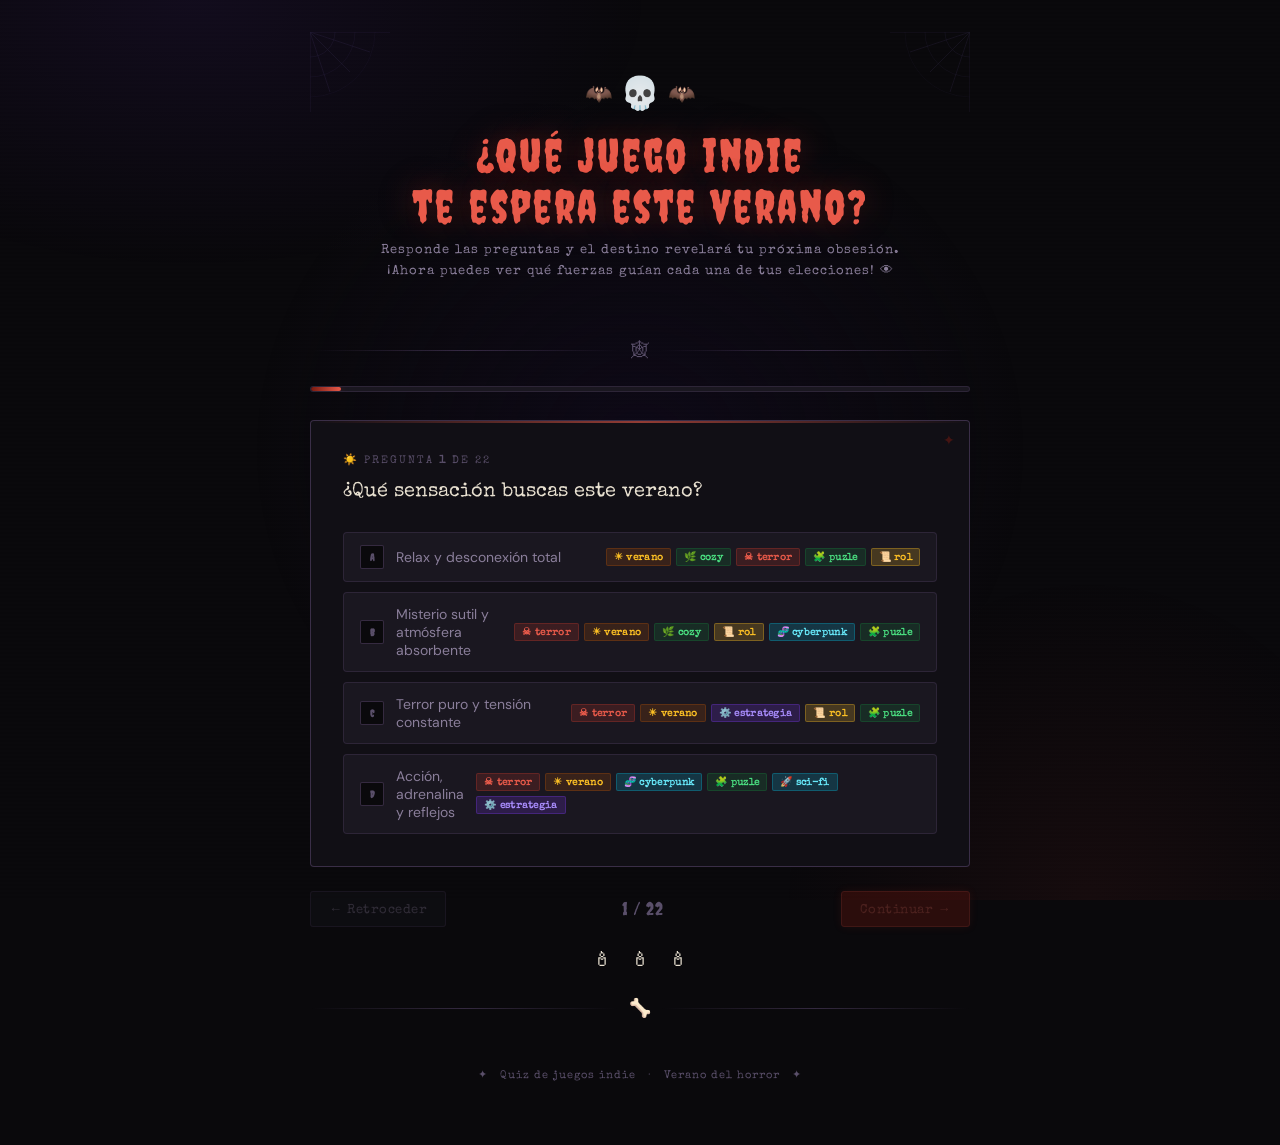
<file: index (3).html>
<!DOCTYPE html>
<html lang="es">
<head>
  <meta charset="UTF-8">
  <meta name="viewport" content="width=device-width, initial-scale=1.0">
  <title>☠️ ¿Qué juego indie te espera este verano?</title>
  <link href="https://fonts.googleapis.com/css2?family=Creepster&family=Special+Elite&family=DM+Sans:wght@400;500;600&display=swap" rel="stylesheet">
  <style>
    *, *::before, *::after { box-sizing: border-box; margin: 0; padding: 0; }

    :root {
      --bg:        #0a090c;
      --bg2:       #110f15;
      --bg3:       #1a1720;
      --bg4:       #221e2a;
      --text:      #e8e0d0;
      --text2:     #8a7e9a;
      --text3:     #5a4f6a;
      --border:    rgba(180,140,220,0.12);
      --border2:   rgba(180,140,220,0.25);
      --red:       #c0392b;
      --red-glow:  rgba(192,57,43,0.35);
      --red-dim:   #7a1a10;
      --red-light: #e85a4a;
      --purple:    #7c3aed;
      --purple-glow: rgba(124,58,237,0.3);
      --purple-light: #a78bfa;
      --purple-dim:  #3b1d7a;
      --green:     #15803d;
      --green-light: #4ade80;
      --amber:     #b45309;
      --amber-light: #fbbf24;
      --moon:      #d4c5a9;
    }

    html { scroll-behavior: smooth; }

    body {
      background: var(--bg);
      font-family: 'DM Sans', sans-serif;
      min-height: 100vh;
      color: var(--text);
      overflow-x: hidden;
      cursor: default;
    }

    /* ── Atmospheric background ── */
    body::before {
      content: '';
      position: fixed;
      inset: 0;
      pointer-events: none;
      background:
        radial-gradient(ellipse 60% 50% at 15% 0%,   rgba(124,58,237,0.08) 0%, transparent 60%),
        radial-gradient(ellipse 40% 60% at 85% 100%,  rgba(192,57,43,0.07) 0%, transparent 60%),
        radial-gradient(ellipse 30% 40% at 50% 50%,   rgba(15,10,25,0.9) 0%, transparent 100%);
      z-index: 0;
    }

    /* ── Scanlines texture ── */
    body::after {
      content: '';
      position: fixed;
      inset: 0;
      pointer-events: none;
      background: repeating-linear-gradient(
        0deg,
        transparent,
        transparent 2px,
        rgba(0,0,0,0.03) 2px,
        rgba(0,0,0,0.03) 4px
      );
      z-index: 0;
    }

    .wrap {
      position: relative;
      z-index: 1;
      padding: 2rem 1.25rem 4rem;
      max-width: 700px;
      margin: 0 auto;
    }

    /* ── Header ── */
    .header {
      text-align: center;
      padding: 2.5rem 1rem 2rem;
      position: relative;
    }

    .skull-row {
      display: flex;
      justify-content: center;
      align-items: center;
      gap: 0.5rem;
      margin-bottom: 1rem;
    }
    .skull-row span { font-size: 22px; animation: floatBob 3s ease-in-out infinite; }
    .skull-row span:nth-child(2) { animation-delay: 0.5s; font-size: 32px; }
    .skull-row span:nth-child(3) { animation-delay: 1s; }

    @keyframes floatBob {
      0%, 100% { transform: translateY(0); }
      50%       { transform: translateY(-6px); }
    }

    .site-title {
      font-family: 'Creepster', cursive;
      font-size: clamp(28px, 7vw, 46px);
      color: var(--red-light);
      letter-spacing: 2px;
      line-height: 1.1;
      text-shadow: 0 0 30px var(--red-glow), 0 0 60px rgba(192,57,43,0.15);
      margin-bottom: 0.6rem;
    }

    .site-sub {
      font-family: 'Special Elite', cursive;
      font-size: 13px;
      color: var(--text2);
      letter-spacing: 1px;
      line-height: 1.6;
    }

    /* ── Divider with bats ── */
    .bat-divider {
      display: flex;
      align-items: center;
      gap: 10px;
      margin: 1.5rem 0;
      color: var(--text3);
      font-size: 18px;
    }
    .bat-divider::before, .bat-divider::after {
      content: '';
      flex: 1;
      height: 1px;
      background: linear-gradient(90deg, transparent, var(--border2), transparent);
    }

    /* ── Progress bar ── */
    .prog-wrap {
      height: 6px;
      background: var(--bg3);
      border-radius: 999px;
      margin-bottom: 1.75rem;
      overflow: hidden;
      border: 1px solid var(--border);
    }
    .prog-bar {
      height: 100%;
      background: linear-gradient(90deg, var(--red-dim), var(--red-light));
      border-radius: 999px;
      transition: width 0.45s cubic-bezier(0.4, 0, 0.2, 1);
      box-shadow: 0 0 8px var(--red-glow);
    }

    /* ── Question card ── */
    .qcard {
      background: var(--bg2);
      border: 1px solid var(--border2);
      border-radius: 4px;
      padding: 2rem;
      position: relative;
      overflow: hidden;
    }

    .qcard::before {
      content: '';
      position: absolute;
      top: 0; left: 0; right: 0;
      height: 2px;
      background: linear-gradient(90deg, transparent, var(--red-light), transparent);
      opacity: 0.6;
    }

    .qcard::after {
      content: '✦';
      position: absolute;
      top: 10px; right: 14px;
      color: var(--red-dim);
      font-size: 14px;
      opacity: 0.5;
    }

    .qlabel {
      font-family: 'Special Elite', cursive;
      font-size: 11px;
      color: var(--text3);
      margin-bottom: 12px;
      letter-spacing: 2px;
      text-transform: uppercase;
    }

    .qtext {
      font-family: 'Special Elite', cursive;
      font-size: clamp(16px, 4vw, 20px);
      color: var(--text);
      margin-bottom: 1.6rem;
      line-height: 1.4;
    }

    /* ── Options ── */
    .opts {
      display: flex;
      flex-direction: column;
      gap: 10px;
    }

    .opt {
      display: flex;
      align-items: center;
      gap: 12px;
      padding: 12px 16px;
      border: 1px solid var(--border);
      border-radius: 4px;
      background: var(--bg3);
      cursor: pointer;
      font-size: 14px;
      color: var(--text2);
      text-align: left;
      font-family: 'DM Sans', sans-serif;
      transition: all 0.18s ease;
      position: relative;
    }
    .opt:hover {
      border-color: var(--purple-light);
      color: var(--text);
      background: var(--bg4);
    }
    .opt.sel {
      background: rgba(124,58,237,0.12);
      border-color: var(--purple);
      color: var(--purple-light);
      box-shadow: 0 0 12px var(--purple-glow), inset 0 0 8px rgba(124,58,237,0.08);
    }
    .opt.sel-horror {
      background: rgba(192,57,43,0.12);
      border-color: var(--red);
      color: var(--red-light);
      box-shadow: 0 0 12px var(--red-glow), inset 0 0 8px rgba(192,57,43,0.08);
    }

    .opt-l {
      width: 24px; height: 24px;
      border-radius: 2px;
      border: 1px solid var(--border2);
      background: var(--bg);
      display: flex; align-items: center; justify-content: center;
      font-size: 10px;
      font-weight: 700;
      font-family: 'Creepster', cursive;
      color: var(--text3);
      transition: all 0.18s;
      flex-shrink: 0;
    }
    .opt.sel     .opt-l { background: var(--purple); border-color: var(--purple); color: white; }
    .opt.sel-horror .opt-l { background: var(--red); border-color: var(--red); color: white; }

    /* ── Dynamic Tags Container in Options ── */
    .opt-tags {
      display: flex;
      gap: 5px;
      margin-left: auto;
      flex-wrap: wrap;
    }

    .gbadge {
      font-size: 10px; padding: 2px 7px;
      border-radius: 2px; font-weight: 600;
      font-family: 'Special Elite', cursive;
      letter-spacing: 0.3px;
      white-space: nowrap;
    }
    .gbadge-horror { background: rgba(192,57,43,0.2); color: var(--red-light); border: 1px solid rgba(192,57,43,0.3); }
    .gbadge-summer { background: rgba(180,83,9,0.2);  color: var(--amber-light); border: 1px solid rgba(180,83,9,0.3); }
    .gbadge-cozy   { background: rgba(21,128,61,0.2); color: var(--green-light); border: 1px solid rgba(21,128,61,0.3); }

    /* ── Nav ── */
    .nav {
      display: flex;
      justify-content: space-between;
      align-items: center;
      margin-top: 1.5rem;
    }
    .qcount {
      font-family: 'Creepster', cursive;
      font-size: 18px;
      color: var(--text3);
      letter-spacing: 1px;
    }

    .nbtn {
      padding: 9px 18px;
      border: 1px solid var(--border2);
      border-radius: 3px;
      background: var(--bg3);
      cursor: pointer;
      font-size: 13px;
      color: var(--text2);
      font-family: 'Special Elite', cursive;
      letter-spacing: 0.5px;
      transition: all 0.2s;
    }
    .nbtn:hover:not(:disabled) { border-color: var(--purple-light); color: var(--text); background: var(--bg4); }
    .nbtn.primary {
      background: var(--red-dim);
      border-color: var(--red);
      color: var(--red-light);
      box-shadow: 0 0 10px var(--red-glow);
    }
    .nbtn.primary:hover:not(:disabled) { background: var(--red); color: white; }
    .nbtn:disabled { opacity: 0.3; cursor: not-allowed; }

    /* ── Results ── */
    .results { display: none; }

    .res-header {
      text-align: center;
      padding: 2rem;
      border: 1px solid var(--border2);
      background: var(--bg2);
      border-radius: 4px;
      margin-bottom: 1.5rem;
      position: relative;
      overflow: hidden;
    }
    .res-header::before {
      content: '';
      position: absolute;
      top: 0; left: 0; right: 0;
      height: 2px;
      background: linear-gradient(90deg, transparent, var(--purple-light), transparent);
    }
    .res-header h2 {
      font-family: 'Creepster', cursive;
      font-size: clamp(22px, 5vw, 32px);
      color: var(--purple-light);
      letter-spacing: 2px;
      text-shadow: 0 0 20px var(--purple-glow);
      margin-bottom: 8px;
    }
    .res-header p {
      font-family: 'Special Elite', cursive;
      color: var(--text2);
      font-size: 13px;
      letter-spacing: 0.5px;
      line-height: 1.6;
    }

    .res-filters {
      display: flex;
      gap: 8px;
      margin-bottom: 1.25rem;
      flex-wrap: wrap;
    }
    .filter-btn {
      padding: 5px 12px;
      border-radius: 2px;
      font-size: 11px;
      font-weight: 600;
      cursor: pointer;
      border: 1px solid var(--border2);
      background: var(--bg3);
      color: var(--text3);
      font-family: 'Special Elite', cursive;
      letter-spacing: 0.5px;
      transition: all 0.2s;
    }
    .filter-btn:hover    { border-color: var(--purple-light); color: var(--text2); }
    .filter-btn.active   { background: var(--purple-dim); border-color: var(--purple); color: var(--purple-light); box-shadow: 0 0 8px var(--purple-glow); }
    .filter-btn.f-horror { background: rgba(192,57,43,0.15); border-color: var(--red); color: var(--red-light); box-shadow: 0 0 8px var(--red-glow); }
    .filter-btn.f-summer { background: rgba(180,83,9,0.15); border-color: var(--amber); color: var(--amber-light); }
    .filter-btn.f-cozy   { background: rgba(21,128,61,0.15); border-color: var(--green); color: var(--green-light); }

    /* ── Game cards ── */
    .gcard {
      display: flex;
      align-items: center;
      gap: 14px;
      background: var(--bg2);
      border: 1px solid var(--border);
      border-radius: 3px;
      padding: 1rem 1.2rem;
      margin-bottom: 8px;
      transition: all 0.2s;
      animation: riseUp 0.4s ease both;
      position: relative;
      overflow: hidden;
    }
    .gcard::before {
      content: '';
      position: absolute;
      left: 0; top: 0; bottom: 0;
      width: 2px;
      background: var(--border2);
      transition: background 0.2s;
    }
    .gcard:hover { border-color: var(--border2); background: var(--bg3); }
    .gcard:hover::before { background: var(--purple); box-shadow: 0 0 8px var(--purple-glow); }
    .gcard.horror-card::before { background: var(--red-dim); }
    .gcard.horror-card:hover::before { background: var(--red-light); box-shadow: 0 0 8px var(--red-glow); }

    @keyframes riseUp {
      from { opacity: 0; transform: translateY(12px); }
      to   { opacity: 1; transform: translateY(0); }
    }

    .grank {
      font-family: 'Creepster', cursive;
      font-size: 24px;
      min-width: 36px;
      text-align: center;
      color: var(--text3);
    }
    .grank-1 { color: var(--amber-light); text-shadow: 0 0 12px rgba(251,191,36,0.4); }
    .grank-2 { color: #c0c0c0; }
    .grank-3 { color: #c4843a; }

    .ginfo { flex: 1; }
    .gtitle { font-size: 15px; font-weight: 600; color: var(--text); font-family: 'Special Elite', cursive; letter-spacing: 0.3px; }
    .gmeta  { display: flex; align-items: center; gap: 6px; margin-top: 5px; flex-wrap: wrap; }
    .gscore { font-size: 11px; color: var(--text3); }

    .gbar-wrap { width: 70px; background: var(--bg3); height: 4px; border-radius: 2px; overflow: hidden; flex-shrink: 0; }
    .gbar      { height: 100%; border-radius: 2px; transition: width 0.8s ease; }
    .gbar-normal { background: linear-gradient(90deg, var(--purple-dim), var(--purple-light)); }
    .gbar-horror { background: linear-gradient(90deg, var(--red-dim), var(--red-light)); }

    /* ── Actions ── */
    .actions {
      display: flex;
      gap: 10px;
      margin-top: 2rem;
      flex-wrap: wrap;
      justify-content: center;
    }
    .btn-action {
      padding: 10px 22px;
      border-radius: 3px;
      font-size: 13px;
      cursor: pointer;
      font-family: 'Special Elite', cursive;
      letter-spacing: 0.5px;
      transition: all 0.2s;
    }
    .btn-reroll {
      background: var(--red-dim);
      border: 1px solid var(--red);
      color: var(--red-light);
      box-shadow: 0 0 10px var(--red-glow);
    }
    .btn-reroll:hover { background: var(--red); color: white; }
    .btn-restart {
      background: var(--bg3);
      border: 1px solid var(--border2);
      color: var(--text2);
    }
    .btn-restart:hover { border-color: var(--purple-light); color: var(--text); }

    .candle-row {
      display: flex;
      justify-content: center;
      gap: 18px;
      margin: 1.2rem 0 0.5rem;
    }
    .candle { font-size: 20px; animation: flicker 4s ease-in-out infinite; }
    .candle:nth-child(2) { animation-delay: 1.2s; animation-duration: 3.5s; }
    .candle:nth-child(3) { animation-delay: 2.1s; animation-duration: 5s; }

    @keyframes flicker {
      0%, 95%, 100% { opacity: 1; }
      96%            { opacity: 0.4; }
      97%            { opacity: 1; }
      98%            { opacity: 0.6; }
      99%            { opacity: 1; }
    }

    .spider-wrap { position: relative; }
    .web-svg {
      position: absolute;
      width: 80px; height: 80px;
      opacity: 0.12;
      pointer-events: none;
    }
    .web-tl { top: 0; left: 0; }
    .web-tr { top: 0; right: 0; transform: scaleX(-1); }

    .footer {
      text-align: center;
      margin-top: 3rem;
      font-family: 'Special Elite', cursive;
      font-size: 11px;
      color: var(--text3);
      letter-spacing: 1px;
    }
    
    .filter-btn.f-strategy { background: rgba(167,139,250,0.15); border-color: var(--purple-light); color: var(--purple-light); }
	.filter-btn.f-rpg { background: rgba(251,191,36,0.15); border-color: var(--amber); color: var(--amber-light); }
	.filter-btn.f-cyberpunk { background: rgba(6,182,212,0.15); border-color: #06b6d4; color: #67e8f9; }
	
	/* Nuevos estilos de diseño para los botones de filtros activos */
	.filter-btn.f-strategy  { background: rgba(124,58,237,0.15); border-color: var(--purple); color: var(--purple-light); box-shadow: 0 0 8px var(--purple-glow); }
	.filter-btn.f-rpg       { background: rgba(251,191,36,0.15);  border-color: var(--amber);  color: var(--amber-light);  box-shadow: 0 0 8px rgba(251,191,36,0.2); }
	.filter-btn.f-cyberpunk { background: rgba(6,182,212,0.15);   border-color: #06b6d4;      color: #67e8f9;             box-shadow: 0 0 8px rgba(6,182,212,0.3); }
	
	/* Nuevos estilos de diseño para las etiquetas pequeñas (Badges) */
	.gbadge-strategy  { background: rgba(124,58,237,0.2); color: var(--purple-light); border: 1px solid rgba(124,58,237,0.3); }
	.gbadge-rpg       { background: rgba(251,191,36,0.2);  color: var(--amber-light);  border: 1px solid rgba(251,191,36,0.3); }
	.gbadge-cyberpunk { background: rgba(6,182,212,0.2);   color: #67e8f9;             border: 1px solid rgba(6,182,212,0.3); }

    /* ── Paginación / Cargar más ── */
    .res-counter {
      font-family: 'Special Elite', cursive;
      font-size: 11px;
      color: var(--text3);
      letter-spacing: 1px;
      text-align: center;
      margin-bottom: 1rem;
    }
    .res-counter b { color: var(--text2); }

    .load-more-wrap {
      text-align: center;
      margin: 1.2rem 0 0.5rem;
    }
    .btn-load-more {
      padding: 10px 28px;
      border-radius: 3px;
      font-size: 12px;
      cursor: pointer;
      font-family: 'Special Elite', cursive;
      letter-spacing: 1px;
      background: var(--bg3);
      border: 1px solid var(--border2);
      color: var(--text2);
      transition: all 0.2s;
      position: relative;
      overflow: hidden;
    }
    .btn-load-more:hover { border-color: var(--purple-light); color: var(--text); background: var(--bg4); }
    .btn-load-more:disabled { opacity: 0.3; cursor: not-allowed; }
    .btn-load-more .lm-count {
      display: inline-block;
      margin-left: 6px;
      font-size: 10px;
      color: var(--text3);
    }
    .end-message {
      text-align: center;
      padding: 1rem 0 0.5rem;
      font-family: 'Special Elite', cursive;
      font-size: 11px;
      color: var(--text3);
      letter-spacing: 1px;
    }
	
  </style>
</head>
<body>

<div class="wrap" id="app">

  <div class="header">
    <svg class="web-svg web-tl" viewBox="0 0 80 80" fill="none" xmlns="http://www.w3.org/2000/svg">
      <path d="M0 0 L80 0 M0 0 L0 80" stroke="#a78bfa" stroke-width="0.8"/>
      <path d="M0 0 L60 20 M0 0 L20 60 M0 0 L40 40" stroke="#a78bfa" stroke-width="0.6"/>
      <ellipse cx="0" cy="0" rx="25" ry="25" stroke="#a78bfa" stroke-width="0.5" fill="none"/>
      <ellipse cx="0" cy="0" rx="45" ry="45" stroke="#a78bfa" stroke-width="0.4" fill="none"/>
      <ellipse cx="0" cy="0" rx="65" ry="65" stroke="#a78bfa" stroke-width="0.3" fill="none"/>
    </svg>
    <svg class="web-svg web-tr" viewBox="0 0 80 80" fill="none" xmlns="http://www.w3.org/2000/svg">
      <path d="M0 0 L80 0 M0 0 L0 80" stroke="#a78bfa" stroke-width="0.8"/>
      <path d="M0 0 L60 20 M0 0 L20 60 M0 0 L40 40" stroke="#a78bfa" stroke-width="0.6"/>
      <ellipse cx="0" cy="0" rx="25" ry="25" stroke="#a78bfa" stroke-width="0.5" fill="none"/>
      <ellipse cx="0" cy="0" rx="45" ry="45" stroke="#a78bfa" stroke-width="0.4" fill="none"/>
      <ellipse cx="0" cy="0" rx="65" ry="65" stroke="#a78bfa" stroke-width="0.3" fill="none"/>
    </svg>

    <div class="skull-row">
      <span>🦇</span><span>💀</span><span>🦇</span>
    </div>
    <div class="site-title">¿Qué juego indie<br>te espera este verano?</div>
    <div class="site-sub">
      Responde las preguntas y el destino revelará tu próxima obsesión.<br>
      ¡Ahora puedes ver qué fuerzas guían cada una de tus elecciones! 👁
    </div>
  </div>

  <div class="bat-divider">🕸</div>

  <div id="quiz-section" class="spider-wrap">
    <div class="prog-wrap">
      <div class="prog-bar" id="prog"></div>
    </div>
    <div class="qcard">
      <div class="qlabel" id="qlabel"></div>
      <div class="qtext" id="qtext"></div>
      <div class="opts"  id="opts"></div>
    </div>
    <div class="nav">
      <button class="nbtn" id="prevBtn" onclick="nav(-1)" type="button">← Retroceder</button>
      <span   class="qcount" id="qcount"></span>
      <button class="nbtn primary" id="nextBtn" onclick="nav(1)" type="button">Continuar →</button>
    </div>
    <div class="candle-row"><span class="candle">🕯</span><span class="candle">🕯</span><span class="candle">🕯</span></div>
  </div>

  <div class="results" id="results-section">
    <div class="res-header">
      <h2>☠ El oráculo ha hablado ☠</h2>
      <p id="res-sub"></p>
    </div>

    <div class="res-filters">
      <button class="filter-btn active" id="filter-all"    onclick="filterResults('all')"    type="button">🎲 Todos</button>
      <button class="filter-btn"        id="filter-summer" onclick="filterResults('summer')" type="button">☀️ Verano</button>
      <button class="filter-btn"        id="filter-horror" onclick="filterResults('horror')" type="button">👻 Terror</button>
      <button class="filter-btn"        id="filter-cozy"   onclick="filterResults('cozy')"   type="button">🌿 Cozy</button>
      <!-- Añadir dentro de <div class="res-filters"> -->
		<button class="filter-btn" id="filter-strategy" onclick="filterResults('strategy')" type="button">⚙️ Estrategia</button>
		<button class="filter-btn" id="filter-rpg"      onclick="filterResults('rpg')"      type="button">📜 Rol/Narrativo</button>
		<button class="filter-btn" id="filter-cyberpunk" onclick="filterResults('cyberpunk')" type="button">🧬 Cyberpunk</button>
    </div>

    <div id="game-list"></div>

    <div class="load-more-wrap" id="load-more-wrap" style="display:none;">
      <button class="btn-load-more" id="load-more-btn" onclick="loadMore()" type="button">
        ✦ Mostrar más resultados <span class="lm-count" id="lm-count"></span>
      </button>
    </div>
    <div class="end-message" id="end-message" style="display:none;">✦ Has llegado al final del destino ✦</div>

    <div class="actions">
      <button class="btn-action btn-reroll"   onclick="rerollResults()" type="button">🎲 Invocar de nuevo</button>
      <button class="btn-action btn-restart"  onclick="restart()"       type="button">💀 Empezar de cero</button>
    </div>
  </div>

  <div class="bat-divider">🦴</div>
  <div class="footer">✦ &nbsp; Quiz de juegos indie &nbsp; · &nbsp; Verano del horror &nbsp; ✦</div>
</div>

<script>
// ==========================================
// 1. BASE DE DATOS UNIFICADA DE JUEGOS (GAME_TAGS)
// ==========================================
const GAME_TAGS = {
  // --- TERROR ---
  "Tormented Souls": ["horror"], 
  "Crow Country": ["horror"], 
  "Faith: The Unholy Trinity": ["horror"],
  "Amnesia: The Bunker": ["horror", "summer"], 
  "Phasmophobia": ["horror"], 
  "Iron Lung": ["horror"],
  "My House.wad": ["horror"], 
  "Dredge": ["horror", "summer", "cozy"],
  "Omori": ["horror", "cozy"],
  "Norco": ["horror"],
  "Disco Elysium": ["horror", "summer"],
  "Return of the Obra Dinn": ["horror"],
  "Beacon Pines": ["horror", "cozy"],
  "Signalis": ["horror"],
  "The Long Dark": ["horror", "summer"],
  "Spiritfarer": ["horror", "cozy", "summer"],
  "Grave Seasons": ["horror", "cozy", "summer", "only-english"],
  "Mina the Hollower": ["horror", "summer"],
  "Blighted": ["horror", "summer"],
  "Vagante": ["horror"],
  "Lethal Company": ["horror"],
  "Doki Doki Literature Club": ["horror", "cozy"],
  "Inscryption": ["horror"],
  "Darkwood": ["horror"],
  "Little Nightmares II": ["horror"],
  "SOMA": ["horror"],
  "Subnautica": ["horror", "summer"],
  "Salt and Sanctuary": ["horror"],
  "Curse of the Dead Gods": ["horror"],
  "GRIME": ["horror"],
  "Blasphemous": ["horror"],
  "Buckshot Roulette": ["horror"],
  "Gloomwood": ["horror"],
  "Dusk": ["horror", "summer"],
  "Selaco": ["horror", "summer"],
  "Pathologic 2": ["horror", "rpg"],
  "Anemoiapolis": ["horror", "puzzle"],
  "Slay the Princess": ["horror", "rpg"],

  // --- ESTRATEGIA Y GESTIÓN ---
  "Loop Hero": ["strategy", "horror", "summer"],
  "Papers Please": ["strategy", "summer"],
  "Barotrauma": ["horror", "strategy"],
  "Songs of Syx": ["strategy", "summer", "only-english"],
  "Manor Lords": ["strategy", "summer"],
  "Frostpunk 2": ["strategy", "horror"],
  "Against the Storm": ["strategy", "horror"],
  "Cult of the Lamb": ["horror", "cozy", "strategy"],
  "Factorio": ["strategy"],
  "RimWorld": ["strategy", "horror"],

  // --- ROL / NARRATIVO ---
  "Citizen Sleeper": ["rpg", "cyberpunk", "cozy"],
  "Pentiment": ["rpg", "horror"],
  "1000xRESIST": ["horror", "rpg", "summer"],
  "The Cosmic Wheel Sisterhood": ["rpg", "cozy"],
  "Limbus Company": ["rpg", "horror"],
  "Arcadian Atlas": ["rpg", "strategy", "summer"],
  "Cassette Beasts": ["rpg", "cozy", "summer"],

  // --- CYBERPUNK / SCI-FI ---
  "Ghostrunner 2": ["cyberpunk", "summer"],
  "Katana ZERO": ["cyberpunk", "horror"],
  "Nine Sols": ["rpg", "cyberpunk", "horror"],
  "Mullet MadJack": ["cyberpunk", "summer"],
  "Pacific Drive": ["horror", "sci-fi", "summer"],
  "Stray": ["cyberpunk", "cozy"],
  "Cloudpunk": ["cyberpunk", "summer"],
  "Shadows of Doubt": ["cyberpunk", "horror"],

  // --- SOLO EN INGLÉS ---
  "Who's Lila?": ["horror", "puzzle", "only-english"],
  "Ostranauts": ["strategy", "cyberpunk", "only-english"],
  "Caves of Qud": ["rpg", "sci-fi", "only-english"],
  "Milk inside a bag of milk": ["horror", "only-english"],
  "Mainframe Industries": ["cyberpunk", "puzzle", "only-english"],
  "Hypnospace Outlaw": ["rpg", "only-english"],
  "Akane": ["cyberpunk", "summer", "only-english"],
  "Aquaria": ["summer", "cozy", "only-english"],

  // --- COZY, RELAX Y VERANO ---
  "Cloudheim": ["cozy", "summer", "rpg"],
  "Pseudoregalia": ["summer", "puzzle"],
  "A Short Hike": ["summer", "cozy"],
  "Stardew Valley": ["summer", "cozy"],
  "Hokko Life": ["summer", "cozy"],
  "Unpacking": ["summer", "cozy"],
  "Coral Island": ["summer", "cozy"],
  "Cozy Grove": ["summer", "cozy"],
  "Alba: A Wildlife Adventure": ["summer", "cozy"],
  "Cloud Gardens": ["summer", "cozy"],
  "Journey": ["summer", "cozy"],
  "Flower": ["summer", "cozy"],
  "Abzû": ["summer", "cozy"],
  "Moonlight Peaks": ["summer", "cozy"],
  "Tales of Seikyu": ["summer", "cozy"],
  "Woodo": ["summer", "cozy"],
  "Eastshade": ["summer", "cozy"],
  "Dordogne": ["summer", "cozy"],
  "Outer Wilds": ["summer"],
  "Sable": ["summer"],
  "Tchia": ["summer"],
  "Sailwind": ["summer"],
  "Tunic": ["summer"],
  "Tails of Iron": ["summer"],
  "Kena: Bridge of Spirits": ["summer"],
  "Weird West": ["summer"],
  "Phoenotopia Awakening": ["summer"],
  "Moonlighter 2: The Endless Vault": ["summer"],
  "Outbound": ["summer", "cozy"],
  "Dave the Diver": ["summer", "cozy"],
  "Firewatch": ["summer"],
  "CrossCode": ["summer"],
  "Sea of Stars": ["summer"],
  "TMNT: Shredder's Revenge": ["summer"],
  "Sonic Mania": ["summer"],
  "Shovel Knight": ["summer"],
  "A Hat in Time": ["summer", "cozy"],
  "Demon Turf": ["summer"],
  "Ratatan": ["summer"],
  "Neon White": ["summer"],
  "Ultrakill": ["summer"],
  "Art of Rally": ["summer"],
  "Raft": ["summer"],
  "Sail Forth": ["summer"],
  "Windbound": ["summer"],
  "King of Seas": ["summer"],
  "Moonglow Bay": ["summer", "cozy"],
  "Pine": ["summer"],
  "Chained Echoes": ["summer"],
  "Ara Fell": ["summer"],
  "Wytchwood": ["summer", "cozy"],
  "TOEM": ["summer", "cozy"],
  "Littlewood": ["summer", "cozy"],
  "Garden Story": ["summer", "cozy"],
  "What Remains of Edith Finch": ["summer", "cozy"],
  "Gris": ["summer", "cozy"],
  "West of Loathing": ["summer"],
  "Slay the Spire": ["summer"],
  "Balatro": ["summer"],
  "Ori and the Will of the Wisps": ["summer", "cozy"],
  "Townscaper": ["summer", "cozy"],
  "A Little to the Left": ["summer", "cozy"],
  "Summerhouse": ["summer", "cozy"],
  "The Garden Path": ["summer", "cozy"],
  "Hyper Light Drifter": ["summer"],
  "Rogue Legacy 2": ["summer"],
  "Enter the Gungeon": ["summer"],
  "Core Keeper": ["summer", "cozy"],
  "Dinkum": ["summer", "cozy"],
  "Wanderburg": ["summer", "cozy"],
  "Valheim": ["summer"],
  "Terraria": ["summer"],
  "It Takes Two": ["summer"],
  "Pode": ["summer", "cozy"],
  "Rivals of Aether": ["summer"],
  "Deep Rock Galactic": ["summer"],
  "OneShot": ["cozy"],
  "Jazzpunk": ["summer"],
  "Baba Is You": ["summer"],
  "The Witness": ["summer"],
  "The Talos Principle": ["summer"],
  "Heaven's Vault": ["summer"],
  "Braid": ["summer"],
  "Fez": ["summer"],
  "Patrick's Parabox": ["summer"],
  "Carto": ["summer", "cozy"],
  "Opus Magnum": ["summer"],
  "Turing Complete": ["summer"],
  "Viewfinder": ["summer"],
  "Superliminal": ["summer"],
  "Antichamber": ["summer"],
  "Manifold Garden": ["summer"],
  "Everything": ["summer", "cozy"],
  "Donut County": ["summer", "cozy"],
  "Plug & Play": ["cozy"],
  "Manual Samuel": ["summer"],
  "Accounting+": ["summer"],
  "Cuphead": ["summer"],
  "Moving Out 2": ["summer"],
  "Party Animals": ["summer"],
  "Trine 4": ["summer"],
  "Goat Simulator 3": ["summer"],
  "Untitled Goose Game": ["summer", "cozy"],
  "Kind Words (lo fi chill beats to write to)": ["cozy"],
  "Thank Goodness You're Here!": ["summer"],
  "D-topia": ["summer", "cozy"], 
  "Swan Song": ["cozy", "summer"],
  "Calx": ["summer", "cozy"],
  "Animal Well": ["horror", "puzzle", "cozy"],
  "Strange Horticulture": ["cozy", "puzzle", "summer"],
  "Wanderstop": ["cozy", "summer"],
  "Smushi Come Home": ["cozy", "summer"],
  "Bunhouse": ["cozy", "summer"],
  "Lake": ["cozy", "summer"],
  "Potion Permit": ["cozy", "rpg", "summer"],
  "Judgment Apocalypse": ["strategy", "horror"],
  "Hollow Knight": ["horror", "summer"],
  "Dead Cells": ["horror", "summer"],
  "Hades": ["horror", "summer"],
  "Celeste": ["horror", "summer"],
  "Rusty Lake: Hotel": ["horror", "puzzle"],
  "Akane": ["cyberpunk", "summer"],
  "Dark Scrolls": ["summer", "horror", "strategy"],  // roguelite + acción

  // --- JOYAS OCULTAS DE TERROR / MISTERIO ---
  "Mundaun": ["horror", "puzzle"],               // Terror folclórico en los Alpes suizos dibujado a lápiz.
  "Who's Lila?": ["horror", "puzzle"],           // Misterio inverso donde controlas manualmente las expresiones faciales del protagonista.
  "Milk inside a bag of milk": ["horror"],       // Novela visual psicológica y claustrofóbica muy cruda.
  "Lunacid": ["horror", "rpg"],                  // RPG de mazmorras en primera persona inspirado en los juegos oscuros de PS1.
  "Growing Up In The Caves": ["horror", "cozy"], // Supervivencia tribal prehistórica minimalista y tensa.

  // --- JOYAS OCULTAS DE STRATEGY / CYBERPUNK / SCI-FI ---
  "Ostranauts": ["strategy", "cyberpunk"],       // Simulación hiperdetallada de supervivencia y desguace de naves en un futuro distópico.
  "Mainframe Industries": ["cyberpunk", "puzzle"],// Hackeo de terminales lógicos y redes desde una interfaz de comandos pura.
  "Highfleet": ["strategy", "sci-fi"],           // Estrategia militar, físicas y gestión de flotas diésel-punk en un desierto enorme.
  "Caves of Qud": ["rpg", "sci-fi"],             // Un roguelike de ciencia ficción post-apocalíptica de culto con mutaciones infinitas.
  "Void Bastards": ["sci-fi", "summer"],         // Shooter estratégico de cómics espaciales donde asaltas naves abandonadas.

  // --- JOYAS OCULTAS DE RELAX / VERANO / COZY ---
  "Umurangi Generation": ["cyberpunk", "summer"],// Simulador de fotografía en un futuro distópico con vibras veraniegas/urbanas.
  "Shedworksable (Sable)": ["summer", "cozy"],    // (Ya tienes Sable, una alternativa oculta es:)
  "Northern Journey": ["summer", "rpg"],         // Una aventura de exploración nórdica extraña, surrealista y bellísima.
  "Aquaria": ["summer", "cozy"],                 // Un metroidvania submarino clásico e independiente que muchos han olvidado.
  "Cloud Meadow": ["cozy", "rpg"],               // Gestión de granjas de fantasía flotantes y combate por turnos.
};

// Configuración visual centralizada de etiquetas para evitar repeticiones absurdas
const TAG_CONFIG = {
  'horror':    { text: '☠ terror',    class: 'gbadge-horror' },
  'summer':    { text: '☀ verano',    class: 'gbadge-summer' },
  'cozy':      { text: '🌿 cozy',      class: 'gbadge-cozy' },
  'strategy':  { text: '⚙️ estrategia', class: 'gbadge-strategy' },
  'rpg':       { text: '📜 rol',       class: 'gbadge-rpg' },
  'cyberpunk': { text: '🧬 cyberpunk', class: 'gbadge-cyberpunk' },
  'puzzle':    { text: '🧩 puzle',     class: 'gbadge-cozy' }, 
  'sci-fi':    { text: '🚀 sci-fi',    class: 'gbadge-cyberpunk' }
};

// Función única y global para extraer tags de un juego
function getTag(g) { 
  return GAME_TAGS[g] || ["summer"]; 
}

// ==========================================
// 2. BANCO DE PREGUNTAS (Q)
// ==========================================
const Q = [
  { e:"☀️", t:"¿Qué sensación buscas este verano?", o:[
    {l:"A",t:"Relax y desconexión total",g:["A Short Hike","Stardew Valley","Hokko Life","Spiritfarer","Unpacking","Coral Island","Cozy Grove","Alba: A Wildlife Adventure","Cloud Gardens","Journey","Flower","Abzû","Moonlight Peaks","Tales of Seikyu","Woodo","Eastshade","Dordogne","Strange Horticulture","Wanderstop","Bunhouse","Lake","Potion Permit","Cloudheim"]},
    {l:"B",t:"Misterio sutil y atmósfera absorbente",g:["Dredge","Outer Wilds","Sable","Norco","Disco Elysium","Return of the Obra Dinn","Beacon Pines","Citizen Sleeper","Hypnospace Outlaw","What Remains of Edith Finch","Gris","The Cosmic Wheel Sisterhood","Animal Well","Strange Horticulture","Pentiment","Who's Lila?", "Umurangi Generation"]},
    {l:"C",t:"Terror puro y tensión constante",g:["Tormented Souls","Crow Country","Faith: The Unholy Trinity","Amnesia: The Bunker","Phasmophobia","Iron Lung","My House.wad","Darkwood","Signalis","The Long Dark","Lethal Company","SOMA","Subnautica","Buckshot Roulette","Gloomwood","Dusk","Selaco","Barotrauma","Pathologic 2","Mundaun", "Milk inside a bag of milk"]},
    {l:"D",t:"Acción, adrenalina y reflejos",g:["Hollow Knight","Dead Cells","Hades","Celeste","Salt and Sanctuary","Curse of the Dead Gods","GRIME","Blasphemous","Katana ZERO","Neon White","Ultrakill","Ghostrunner 2","Mullet MadJack","Pseudoregalia","Enter the Gungeon","Rogue Legacy 2", "Void Bastards", "Highfleet", "Akane", "Dark Scrolls"]}
  ]},
  { e:"🏖️", t:"Tu escenario ideal para perderte sería…", o:[
    {l:"A",t:"Playa e islas tropicales",g:["Dave the Diver","Hokko Life","Tchia","Subnautica","Raft","Dredge","Coral Island"]},
    {l:"B",t:"Mar y navegación (de día... y de noche)",g:["Sailwind","Dredge","Sail Forth","Raft","King of Seas","Windbound","Iron Lung","Barotrauma","Aquaria","Subnautica"]},
    {l:"C",t:"Montañas y naturaleza",g:["A Short Hike","Firewatch","The Long Dark","Celeste","Alba: A Wildlife Adventure","Stardew Valley","Ori and the Will of the Wisps","Amnesia: The Bunker","Cloudheim","Mundaun","Northern Journey"]},
    {l:"D",t:"Ciudad o entorno urbano",g:["Cloudpunk","Disco Elysium","Norco","Beacon Pines","Citizen Sleeper","Hypnospace Outlaw","My House.wad","Phasmophobia","Shadows of Doubt","Stray", "Umurangi Generation", "Akane"]},
    {l:"E",t:"Fantasía y mundos imaginarios",g:["Pine","Chained Echoes","Phoenotopia Awakening","CrossCode","Ara Fell","Moonlight Peaks","Grave Seasons","Tales of Seikyu","Unbound: Worlds Apart","GRIME","Blasphemous","Nine Sols","Cassette Beasts"]},
    {l:"F",t:"Lugares oscuros y perturbadores",g:["Darkwood","SOMA","Signalis","Little Nightmares II","Omori","Salt and Sanctuary","Vagante","Inscryption","Hollow Knight","Tormented Souls","Crow Country","Faith: The Unholy Trinity","Slay the Princess", "Lunacid", "Caves of Qud"]}
  ]},
  { e:"🚗", t:"Si tuvieras vacaciones virtuales, elegirías…", o:[
    {l:"A",t:"Explorar libremente",g:["Outer Wilds","Sable","Subnautica","Sailwind","Tunic","Firewatch","A Short Hike","Outbound","Unbound: Worlds Apart","Everything","Manifold Garden","Antichamber","My House.wad","Pine","Pacific Drive"]},
    {l:"B",t:"Hacer misiones y progresar",g:["CrossCode","Tails of Iron","Kena: Bridge of Spirits","Weird West","Moonlighter 2: The Endless Vault","Tunic","Citizen Sleeper","Disco Elysium","Tormented Souls","Crow Country","Potion Permit","Pentiment"]},
    {l:"C",t:"Construir y crear",g:["Stardew Valley","Terraria","Valheim","Coral Island","Raft","Dinkum","Wanderburg","Core Keeper","Cloudheim","Manor Lords","Factorio"]},
    {l:"D",t:"Competir o superar desafíos",g:["Art of Rally","Neon White","Ratatan","Slay the Spire","Balatro","Dead Cells","Hades","GRIME","Mullet MadJack","Ghostrunner 2"]},
    {l:"E",t:"Conocer personajes únicos",g:["Disco Elysium","Hades","Spiritfarer","Omori","Moonlight Peaks","Grave Seasons","Tales of Seikyu","Citizen Sleeper","Norco","The Cosmic Wheel Sisterhood","Slay the Princess"]},
    {l:"F",t:"Sobrevivir a algo terrorífico",g:["Signalis","Darkwood","SOMA","Little Nightmares II","The Long Dark","Subnautica","Lethal Company","Vagante","Amnesia: The Bunker","Phasmophobia","Iron Lung","Pacific Drive"]}
  ]},
  { e:"🎮", t:"¿Cuánto esfuerzo mental quieres dedicar?", o:[
    {l:"A",t:"Cero, solo divertirme",g:["Untitled Goose Game","Goat Simulator 3","Party Animals","Trine 4","Pseudoregalia","Ratatan","Donut County","Thank Goodness You're Here!","Jazzpunk","Mullet MadJack"]},
    {l:"B",t:"Algo ligero y relajado",g:["A Short Hike","Tchia","Stardew Valley","Hokko Life","Spiritfarer","Unpacking","Coral Island","Dave the Diver","Woodo","Outbound","Cozy Grove","Lake","Summerhouse","Townscaper"]},
    {l:"C",t:"Equilibrado",g:["Dave the Diver","Firewatch","CrossCode","Outer Wilds","Subnautica","Weird West","Moonlighter 2: The Endless Vault","Citizen Sleeper","Inscryption","Phasmophobia","Crow Country","Stray","Cassette Beasts","Strange Horticulture"]},
    {l:"D",t:"Me gustan los retos",g:["Hollow Knight","Salt and Sanctuary","Curse of the Dead Gods","Vagante","GRIME","Blasphemous","Blighted","Mina the Hollower","Katana ZERO","Ghostrunner 2","Nine Sols","Loop Hero","Slay the Spire","Balatro","Chants of Sennaar","The Witness","Viewfinder","Superliminal"]}
  ]},
  { e:"🚤", t:"¿Qué actividad veraniega te atrae más?", o:[
    {l:"A",t:"Navegar por el mar",g:["Sailwind","Windbound","Dredge","Sail Forth","Raft","Barotrauma"]},
    {l:"B",t:"Pescar tranquilamente",g:["Dave the Diver","Dredge","Stardew Valley","Hokko Life","Spiritfarer","Moonglow Bay"]},
    {l:"C",t:"Viajar y conocer lugares",g:["Sable","Firewatch","A Short Hike","Tails of Iron","Sailwind","Journey","Outbound","Pine","Dordogne","Stray"]},
    {l:"D",t:"Acampar en la naturaleza",g:["The Long Dark","A Short Hike","Firewatch","Valheim","Subnautica","Amnesia: The Bunker","Pacific Drive"]},
    {l:"E",t:"Explorar ruinas y misterios",g:["Outer Wilds","Subnautica","Return of the Obra Dinn","Tunic","Blighted","Unbound: Worlds Apart","SOMA","Signalis","Darkwood","Tormented Souls","Crow Country","Phasmophobia","My House.wad","Faith: The Unholy Trinity","Iron Lung","Animal Well","Chants of Sennaar"]}
  ]},
  { e:"📖", t:"¿Qué tipo de historia prefieres?", o:[
    {l:"A",t:"Alegre y optimista",g:["Hokko Life","Tchia","A Short Hike","Spiritfarer","Coral Island","Pseudoregalia","A Hat in Time","Moonlight Peaks","Tales of Seikyu","Woodo","Wytchwood","TOEM","Dordogne","Littlewood","Garden Story"]},
    {l:"B",t:"Emotiva y conmovedora",g:["Omori","Firewatch","Spiritfarer","Celeste","What Remains of Edith Finch","Gris","Beacon Pines","SOMA","Citizen Sleeper","1000xRESIST"]},
    {l:"C",t:"Humorística y absurda",g:["Untitled Goose Game","Goat Simulator 3","Disco Elysium","West of Loathing","Thank Goodness You're Here!","Jazzpunk","Buckshot Roulette"]},
    {l:"D",t:"Épica y grandiosa",g:["Tails of Iron","CrossCode","Chained Echoes","Weird West","Salt and Sanctuary","Blasphemous","GRIME","Hades","Nine Sols"]},
    {l:"E",t:"Misteriosa e intrigante",g:["Outer Wilds","Dredge","Return of the Obra Dinn","Disco Elysium","Norco","Grave Seasons","Mina the Hollower","Unbound: Worlds Apart","Inscryption","Signalis","Darkwood","Hypnospace Outlaw","Doki Doki Literature Club","Tormented Souls","Crow Country","Faith: The Unholy Trinity","Iron Lung","My House.wad","Amnesia: The Bunker","Phasmophobia","Shadows of Doubt","Pentiment","Slay the Princess"]}
  ]},
  { e:"🎨", t:"¿Qué estilo visual te llama más?", o:[
    {l:"A",t:"Pixel Art retro",g:["Sea of Stars","Stardew Valley","Celeste","Shovel Knight","Terraria","Dead Cells","Hollow Knight","Mina the Hollower","Unbound: Worlds Apart","Omori","Norco","Signalis","Blasphemous","Vagante","Faith: The Unholy Trinity","Loop Hero","Katana ZERO"]},
    {l:"B",t:"Dibujos animados y colorido",g:["Untitled Goose Game","Tchia","Cuphead","Trine 4","Pseudoregalia","A Hat in Time","Little Nightmares II","Cult of the Lamb","A Short Hike","Cozy Grove"]},
    {l:"C",t:"Oscuro y perturbador (retro 3D o expresionista)",g:["Darkwood","SOMA","Little Nightmares II","Inscryption","Omori","Signalis","Blasphemous","GRIME","Tormented Souls","Crow Country","Amnesia: The Bunker","Iron Lung","My House.wad","Buckshot Roulette","Gloomwood","Dusk","Pathologic 2"]}
  ]},
  { e:"⚔️", t:"¿Cómo prefieres el combate o el peligro?", o:[
    {l:"A",t:"Sin combate (exploración y relax)",g:["A Short Hike","Stardew Valley","Hokko Life","Spiritfarer","Unpacking","Coral Island","Abzû","Journey","Eastshade","Norco","Citizen Sleeper","Hypnospace Outlaw","Iron Lung","Unpacking","Townscaper","A Little to the Left","Summerhouse","Dordogne","The Cosmic Wheel Sisterhood","Pentiment"]},
    {l:"B",t:"Combate ligero y divertido",g:["Dave the Diver","Tchia","Hades","Sailwind","Pseudoregalia","A Hat in Time","Crow Country","Cult of the Lamb","Moonlighter 2: The Endless Vault","Stray","Cassette Beasts"]},
    {l:"C",t:"Combate clásico o puzles de supervivencia",g:["Tails of Iron","CrossCode","Kena: Bridge of Spirits","Phoenotopia Awakening","Weird West","Hyper Light Drifter","Tormented Souls","My House.wad","Pacific Drive","Animal Well","Strange Horticulture"]},
    {l:"D",t:"Combate / evasión desesperada y desafiante",g:["Hollow Knight","Salt and Sanctuary","Dead Cells","Celeste","Curse of the Dead Gods","Mina the Hollower","Blighted","Vagante","GRIME","Blasphemous","Signalis","Amnesia: The Bunker","Faith: The Unholy Trinity","Phasmophobia","Darkwood","SOMA","Frostpunk 2","Against the Storm"]},
    {l:"E",t:"Combate épico y espectacular",g:["Hades","Chained Echoes","Ultrakill","Neon White","Enter the Gungeon","Rogue Legacy 2","Dead Cells","Ghostrunner 2","Katana ZERO","Mullet MadJack","Nine Sols", "Akane"]}
  ]},
  { e:"📜", t:"¿Qué es más importante para ti?", o:[
    {l:"A",t:"Historia profunda y emotiva",g:["Omori","Firewatch","Spiritfarer","What Remains of Edith Finch","Disco Elysium","Gris","Beacon Pines","SOMA","Norco","Citizen Sleeper","Doki Doki Literature Club","1000xRESIST","Pentiment","Slay the Princess"]},
    {l:"B",t:"Jugabilidad adictiva y divertida",g:["Stardew Valley","Hades","Dead Cells","Hokko Life","Ratatan","Outbound","Balatro","Slay the Spire","Inscryption","Loop Hero","Buckshot Roulette","Cult of the Lamb"]},
    {l:"C",t:"Exploración y libertad",g:["Outer Wilds","Tunic","Subnautica","Sailwind","Sable","Unbound: Worlds Apart","Darkwood","My House.wad","Stray","Pseudoregalia"]},
    {l:"D",t:"Construcción, estrategia y creatividad",g:["Terraria","Valheim","Coral Island","Core Keeper","Dinkum","Factorio","RimWorld","Manor Lords","Frostpunk 2","Against the Storm","Songs of Syx","Townscaper","Cloudheim"]},
    {l:"E",t:"Supervivencia extrema y pánico / Cooperativo",g:["Sailwind","Valheim","It Takes Two","Lethal Company","Deep Rock Galactic","Tormented Souls","Crow Country","Amnesia: The Bunker","Phasmophobia","Faith: The Unholy Trinity","Iron Lung","Barotrauma"]}
  ]},
  { e:"🌟", t:"¿Qué prefieres en un juego?", o:[
    {l:"A",t:"Atmósfera relajante y bonita",g:["A Short Hike","Abzû","Journey","Spiritfarer","Eastshade","Cloud Gardens","Flower","Woodo","Outbound","Townscaper","A Little to the Left","Kind Words (lo fi chill beats to write to)","Summerhouse","The Garden Path","Dordogne"]},
    {l:"B",t:"Sorpresas constantes, romper la cuarta pared",g:["Inscryption","Omori","Doki Doki Literature Club","OneShot","Baba Is You","Superliminal","Viewfinder","Balatro","Buckshot Roulette","Slay the Princess","My House.wad"]},
    {l:"C",t:"Vida de detective o investigador / Exorcista",g:["Disco Elysium","Return of the Obra Dinn","Norco","Hypnospace Outlaw","Doki Doki Literature Club","Inscryption","Crow Country","Phasmophobia","Faith: The Unholy Trinity","Shadows of Doubt","Strange Horticulture","Pentiment"]},
    {l:"D",t:"Vida de aventurero/a épico",g:["Chained Echoes","Sea of Stars","CrossCode","GRIME","Blasphemous","Vagante","Hades","Tunic","Pseudoregalia","Nine Sols"]},
    {l:"E",t:"Vida atrapado en una pesadilla claustrofóbica",g:["SOMA","Darkwood","Signalis","Lethal Company","Subnautica","Little Nightmares II","Citizen Sleeper","Tormented Souls","Amnesia: The Bunker","My House.wad","Iron Lung","Barotrauma","Frostpunk 2"]}
  ]},
  { e:"🤖", t:"Elige una tecnología o artefacto para tu viaje…", o:[
    {l:"A",t:"Un implante cibernético de reflejos aumentados",g:["Ghostrunner 2","Katana ZERO","Mullet MadJack","Nine Sols","Umurangi Generation"]},
    {l:"B",t:"Una furgoneta destartalada que parece tener vida propia",g:["Pacific Drive","The Long Dark","Amnesia: The Bunker", "Ostranauts", "Void Bastards"]},
    {l:"C",t:"Un reproductor de casetes con monstruos dentro",g:["Cassette Beasts","Omori","Doki Doki Literature Club"]},
    {l:"D",t:"Un cuaderno para traducir lenguas antiguas perdidas",g:["Chants of Sennaar","Return of the Obra Dinn","The Witness","Who's Lila?"]},
    {l:"E",t:"Una fábrica automatizada que cubre todo el planeta",g:["Factorio","RimWorld","Citizen Sleeper","Songs of Syx","Mainframe Industries"]}
  ]},
  { e:"👑", t:"Si fueras el líder de un asentamiento veraniego…", o:[
    {l:"A",t:"Gestionaría recursos de forma implacable para sobrevivir al frío/caos",g:["Frostpunk 2","Against the Storm","RimWorld"]},
    {l:"B",t:"Crearía un culto adorable pero extrañamente perturbador",g:["Cult of the Lamb","Inscryption","Dredge"]},
    {l:"C",t:"Construiría un pueblo medieval pacífico tejado a tejado o flotante",g:["Manor Lords","Townscaper","Summerhouse","Cloudheim"]},
    {l:"D",t:"Pasaría de liderar, prefiero ser un gato callejero vagando por ahí",g:["Stray","A Short Hike","Untitled Goose Game"]}
  ]},
  { e:"👁️", t:"¿Cómo prefieres enfrentarte a un enigma?", o:[
    {l:"A",t:"Analizando el entorno milímetro a milímetro en un mapa laberíntico",g:["Animal Well","Hollow Knight","Crow Country","Pseudoregalia"]},
    {l:"B",t:"Hablando con personajes misteriosos en un bucle mental",g:["Slay the Princess","Pentiment","Disco Elysium","Who's Lila?","Milk inside a bag of milk"]},
    {l:"C",t:"Resolviendo acertijos lógicos visuales y mecánicos",g:["Chants of Sennaar","Rusty Lake: Hotel","Viewfinder","Superliminal","The Witness"]},
    {l:"D",t:"Optimizando líneas de producción y menús complejos",g:["Factorio","RimWorld","Manor Lords", "Ostranauts", "Highfleet"]}
  ]},
  { e:"💼", t:"Encuentras un maletín olvidado en una estación abandonada, ¿qué haces?", o:[
    {l:"A",t:"Lo abro para investigar documentos y descifrar a quién pertenecía",g:["Return of the Obra Dinn","Shadows of Doubt","Pentiment","Who's Lila?"]},
    {l:"B",t:"Utilizo las herramientas del maletín para desguazar componentes útiles",g:["Ostranauts","Void Bastards","Pacific Drive","Factorio"]},
    {l:"C",t:"Lo dejo intacto, prefiero no meterme en problemas y disfrutar del paisaje",g:["A Short Hike","Sable","Journey","Lake"]},
    {l:"D",t:"Es una trampa. Saco mi arma y me preparo para una emboscada",g:["Neon White","Ultrakill","Katana ZERO","Ghostrunner 2","Highfleet"]}
  ]},
  { e:"🎼", t:"¿Qué tipo de banda sonora debería acompañar tu travesía?", o:[
    {l:"A",t:"Sintetizadores oscuros, cyberpunk y ritmos industriales pesados",g:["Katana ZERO","Ghostrunner 2","Mullet MadJack","Signalis","Ruiner","Akane"]},
    {l:"B",t:"Melodías acústicas fijas, folclore misterioso o instrumentos antiguos",g:["Mundaun","Pentiment","Chants of Sennaar","Outer Wilds","Dredge"]},
    {l:"C",t:"Silencio absoluto roto solo por el viento, pisadas y ruidos ambientales",g:["The Long Dark","Iron Lung","Amnesia: The Bunker","Darkwood","Mundaun"]},
    {l:"D",t:"Música lo-fi, sonidos de naturaleza y melodías sumamente reconfortantes",g:["Kind Words (lo fi chill beats to write to)","Stardew Valley","Coffee Talk","Unpacking","A Short Hike"]}
  ]},
  { e:"🌌", t:"Si pudieras alterar una regla del universo en tu aventura…", o:[
    {l:"A",t:"Modificaría el tiempo (bucles temporales o cámaras lentas)",g:["Outer Wilds","Katana ZERO","Slay the Princess","Who's Lila?"]},
    {l:"B",t:"Alteraría la gravedad y la perspectiva para caminar por techos y paredes",g:["Superliminal","Viewfinder","Manifold Garden","Pseudoregalia","Jusant"]},
    {l:"C",t:"Ninguna regla física, prefiero controlar la genética y tener mutaciones extrañas",g:["Caves of Qud","Cult of the Lamb","Biomutant"]},
    {l:"D",t:"No quiero magia ni poderes, prefiero la fría y cruda simulación de la realidad",g:["RimWorld","Factorio","Ostranauts","Highfleet","Manor Lords"]}
  ]},
  { e:"⏳", t:"¿Cómo manejas la presión cuando las cosas se complican?", o:[
    {l:"A",t:"Me da igual el pánico, reacciono por puro instinto y reflejos veloces",g:["Ultrakill","Neon White","Ghostrunner 2","Dead Cells","Hades", "Akane"]},
    {l:"B",t:"Me detengo a pensar de forma fría, analizando menús e inventarios minuciosamente",g:["Frostpunk 2","Against the Storm","Highfleet","Ostranauts","Loop Hero"]},
    {l:"C",t:"Me invade una ansiedad psicológica claustrofóbica difícil de controlar",g:["Milk inside a bag of milk","Amnesia: The Bunker","Iron Lung","SOMA"]},
    {l:"D",t:"Sé que no hay peligro real, así que lo tomo como un aprendizaje relajante",g:["Unpacking","Gris","Celeste","TOEM"]}
  ]},
  {
    e: "🌐", t: "¿Cómo te llevas con el idioma de Shakespeare (Inglés)?", o: [
      { l: "A", t: "No es un problema, juego en inglés perfectamente si el juego lo requiere", g: ["Who's Lila?", "Ostranauts", "Caves of Qud", "Milk inside a bag of milk", "Mainframe Industries", "Songs of Syx", "Hypnospace Outlaw", "Grave Seasons", "Disco Elysium", "Citizen Sleeper"] },
      { l: "B", t: "Prefiero que esté en español, pero si es de poca lectura (acción/arcade) me defiendo", g: ["Akane", "Ultrakill", "Neon White", "Katana ZERO", "Ghostrunner 2", "Dead Cells", "Hades", "Void Bastards", "Highfleet"] },
      { l: "C", t: "Nivel básico. Quiero mi juego 100% en español (o traducido por fans) para enterarme de la historia", g: ["A Short Hike", "Stardew Valley", "Sea of Stars", "Blasphemous", "Chants of Sennaar", "Dredge", "Omori", "Signalis", "Celeste", "Hollow Knight", "Unpacking", "Gris", "Spiritfarer"] }
  ]},
  {
    e: "🌲", t: "Te despiertas en medio de un bosque a medianoche, ¿qué llevas en la mano?", o: [
      { l: "A", t: "Una linterna dinamo que parpadea y una radio con estática", g: ["Amnesia: The Bunker", "Darkwood", "Signalis", "Phasmophobia", "Pacific Drive", "Iron Lung", "Mundaun"] },
      { l: "B", t: "Un mapa desgastado, una brújula y una cámara de fotos analógica", g: ["Outer Wilds", "Sable", "Firewatch", "A Short Hike", "Dordogne", "TOEM", "Umurangi Generation"] },
      { l: "C", t: "Un hacha de piedra, un plano de construcción y unas semillas", g: ["Stardew Valley", "Terraria", "Valheim", "Core Keeper", "Dinkum", "Manor Lords", "RimWorld"] },
      { l: "D", t: "Una espada rúnica incandescente o un rifle de plasma de alta tecnología", g: ["Hades", "Hollow Knight", "Dead Cells", "Blasphemous", "Nine Sols", "Ultrakill", "Ghostrunner 2", "Akane"] }
    ]
  },
  {
    e: "🧱", t: "¿Cómo prefieres que se construya el mundo a tu alrededor?", o: [
      { l: "A", t: "Generado procedimentalmente, infinito y lleno de sorpresas mecánicas", g: ["Terraria", "Valheim", "Core Keeper", "Factorio", "RimWorld", "Caves of Qud", "Void Bastards", "Loop Hero", "Slay the Spire", "Balatro"] },
      { l: "B", t: "Un laberinto interconectado tallado a mano donde cada rincón esconde un secreto", g: ["Hollow Knight", "Blasphemous", "Animal Well", "Tunic", "Pseudoregalia", "Crow Country", "Tormented Souls", "Signalis"] },
      { l: "C", t: "Un escenario lineal pero con una carga narrativa y artística abrumadora", g: ["Gris", "What Remains of Edith Finch", "Milk inside a bag of milk", "SOMA", "Sanitarium", "Pentiment", "1000xRESIST"] },
      { l: "D", t: "Un mundo abierto inmenso que invita a la contemplación y al viaje sin prisa", g: ["Sable", "A Short Hike", "Journey", "Abzû", "Eastshade", "Cloudheim", "Northern Journey"] }
    ]
  },
  {
    e: "🎰", t: "El azar llama a tu puerta... ¿cómo respondes?", o: [
      { l: "A", t: "Calculo las probabilidades al milímetro, minimizando el riesgo con estrategia", g: ["Factorio", "RimWorld", "Manor Lords", "Frostpunk 2", "Against the Storm", "Songs of Syx", "Ostranauts", "Highfleet"] },
      { l: "B", t: "Abrazo el caos del mazo: que la suerte decida mi próximo movimiento", g: ["Balatro", "Slay the Spire", "Inscryption", "Loop Hero", "Buckshot Roulette"] },
      { l: "C", t: "Prefiero que no haya azar; que todo dependa de mi habilidad al mando", g: ["Hades", "Dead Cells", "Celeste", "Ultrakill", "Neon White", "Katana ZERO", "Ghostrunner 2", "Mullet MadJack"] },
      { l: "D", t: "El único azar que quiero es pescar un pez raro o encontrar un fósil", g: ["Stardew Valley", "Dave the Diver", "Dredge", "Coral Island", "Moonglow Bay", "Cozy Grove"] }
    ]
  },
  {
    e: "🔮", t: "Si te ofrecieran un contrato con una entidad cósmica, firmarías para...", o: [
      { l: "A", t: "Automatizar una civilización entera y ver crecer los números sin fin", g: ["Factorio", "RimWorld", "Songs of Syx", "Manor Lords"] },
      { l: "B", t: "Resolver un crimen existencial en una ciudad decadente donde todos mienten", g: ["Disco Elysium", "Norco", "Shadows of Doubt", "Citizen Sleeper", "Pentiment", "Who's Lila?"] },
      { l: "C", t: "Convertirme en un dios menor en un mundo de fantasía oscura y desafiante", g: ["Hollow Knight", "Blasphemous", "GRIME", "Hades", "Salt and Sanctuary", "Nine Sols"] },
      { l: "D", t: "Tener una cabaña eterna donde preparar pociones, cuidar plantas y leer el tarot", g: ["Strange Horticulture", "The Cosmic Wheel Sisterhood", "Potion Permit", "Wytchwood", "Stardew Valley", "Moonlight Peaks", "Wanderstop"] }
    ]
  }
];

// Variables del estado global de la APP
let cur = 0, ans = [], lastScores = {}, activeFilter = 'all';

// Función auxiliar para extraer etiquetas colectivas asociadas a los juegos de una opción sin repetirse
function getOptionTags(gamesList) {
  const tagsSet = new Set();
  gamesList.forEach(g => {
    const tags = getTag(g);
    tags.forEach(t => tagsSet.add(t));
  });
  return Array.from(tagsSet);
}

// ==========================================
// 3. RENDERIZADO DINÁMICO DEL TEST (PREGUNTAS)
// ==========================================
function render() {
  const q = Q[cur];
  const lbl = document.getElementById('qlabel');
  lbl.textContent = '';
  lbl.appendChild(document.createTextNode(`${q.e}  Pregunta `));
  const b = document.createElement('b'); b.textContent = cur + 1; lbl.appendChild(b);
  lbl.appendChild(document.createTextNode(` de ${Q.length}`));
  document.getElementById('qtext').textContent = q.t;

  const opts = document.getElementById('opts'); opts.innerHTML = '';
  q.o.forEach((opt, i) => {
    const optTags = getOptionTags(opt.g);
    const hasHorror = optTags.includes('horror');
    const sel = ans[cur] === i;
    
    const btn = document.createElement('button');
    btn.className = `opt${sel ? (hasHorror ? ' sel-horror' : ' sel') : ''}`;
    btn.setAttribute('type', 'button');
    
    btn.onclick = () => {
      ans[cur] = i;
      render();
    };
    
    const spanL = document.createElement('span'); spanL.className = 'opt-l'; spanL.textContent = opt.l;
    const spanT = document.createElement('span'); spanT.textContent = opt.t; spanT.style.flex = '1';
    
    btn.appendChild(spanL); 
    btn.appendChild(spanT);
    
    const tagsContainer = document.createElement('div');
    tagsContainer.className = 'opt-tags';
    
    optTags.forEach(tag => {
      if (TAG_CONFIG[tag]) {
        const badge = document.createElement('span');
        badge.className = `gbadge ${TAG_CONFIG[tag].class}`;
        badge.textContent = TAG_CONFIG[tag].text;
        tagsContainer.appendChild(badge);
      }
    });
    
    btn.appendChild(tagsContainer);
    opts.appendChild(btn);
  });

  document.getElementById('prog').style.width = `${((cur + 1) / Q.length) * 100}%`;
  document.getElementById('qcount').textContent = `${cur + 1} / ${Q.length}`;
  document.getElementById('prevBtn').disabled = cur === 0;
  
  const nb = document.getElementById('nextBtn');
  nb.disabled = ans[cur] == null;
  nb.textContent = cur === Q.length - 1 ? 'Ver mi destino ☠' : 'Continuar →';
}

function nav(dir) {
  if (dir === 1 && cur === Q.length - 1) { showResults(); return; }
  cur = Math.max(0, Math.min(Q.length - 1, cur + dir));
  render();
}

// ==========================================
// 4. SISTEMA DE COINCIDENCIAS Y RESULTADOS
// ==========================================
function computeScores() {
  const s = {};

  // 1. Detectar si el usuario ha respondido a la pregunta del idioma y ha elegido "100% Español"
  // Buscamos la pregunta con el emoji del globo terráqueo 🌐
  const languageQuestionIndex = Q.findIndex(q => q.e === "🌐");
  const blocksEnglish = languageQuestionIndex !== -1 && ans[languageQuestionIndex] === 2; // Opción C (índice 2)

  Q.forEach((q, i) => {
    if (ans[i] != null && q.o[ans[i]]) {
      q.o[ans[i]].g.forEach(g => {
        // Validación crítica: si el juego existe en GAME_TAGS se procesa bajo su string exacto
        let matchedKey = Object.keys(GAME_TAGS).find(k => k.toLowerCase() === g.toLowerCase());
        let finalKey = matchedKey ? matchedKey : g;

        // 2. Si el usuario bloqueó el inglés y este juego tiene la etiqueta "only-english", lo ignoramos por completo
        const tags = GAME_TAGS[finalKey] || [];
        if (blocksEnglish && tags.includes("only-english")) {
          return; // Salta este juego, no le suma puntos
        }

        s[finalKey] = (s[finalKey] || 0) + 1;
      });
    }
  });
  return s;
}

function weightedRandom(scores) {
  const entries = Object.entries(scores);
  if (!entries.length) return [];
  entries.sort((a, b) => b[1] - a[1]);
  // Aplica ruido sólo dentro de grupos de misma puntuación para mezclarlos ligeramente
  const maxScore = entries[0][1];
  return entries.map(([game, score]) => {
    const noise = (Math.random() * 0.4) - 0.2;
    return { game, scoreReal: score, sortScore: score + noise };
  }).sort((a, b) => b.sortScore - a.sortScore);
}

// ── Estado de paginación ──
const PAGE_SIZE = 20;
let allRanked   = [];   // lista completa ordenada (para el filtro activo)
let shownCount  = 0;    // cuántas tarjetas hay pintadas ahora mismo

function showResults() {
  document.getElementById('quiz-section').style.display = 'none';
  document.getElementById('results-section').style.display = 'block';
  lastScores = computeScores();

  let totalHorror = 0, totalSummer = 0;
  Object.entries(lastScores).forEach(([g, scr]) => {
    const t = getTag(g);
    if (t.includes('horror')) totalHorror += scr;
    if (t.includes('summer')) totalSummer += scr;
  });

  const sub = document.getElementById('res-sub');
  sub.textContent = totalHorror > totalSummer
    ? "Tus respuestas resuenan con la frialdad del metal, el aislamiento y los susurros en la oscuridad. Las sombras han tejido esta selección para ti:"
    : "Buscas los rayos del sol, viajes nostálgicos y mundos que te abracen en tardes infinitas. El oráculo ha despejado los cielos para mostrarte tu rumbo:";

  renderGameList();
  window.scrollTo({ top: 0, behavior: 'smooth' });
}

function renderGameList() {
  // Reconstruye la lista completa según el filtro activo
  const full = weightedRandom(lastScores);
  allRanked  = activeFilter === 'all'
    ? full
    : full.filter(({ game }) => getTag(game).includes(activeFilter));

  shownCount = 0;
  const list = document.getElementById('game-list');
  list.innerHTML = '';

  if (!allRanked.length) {
    const m = document.createElement('div');
    m.style.cssText = 'text-align:center;padding:2rem;color:var(--text3);font-family:Special Elite,cursive;font-size:13px;letter-spacing:1px;';
    m.textContent = activeFilter === 'all'
      ? 'Las sombras no encuentran nada aquí... empieza de cero.'
      : 'Las sombras no encuentran coincidencias con este filtro en tu destino actual...';
    list.appendChild(m);
    document.getElementById('load-more-wrap').style.display = 'none';
    document.getElementById('end-message').style.display    = 'none';
    return;
  }

  appendCards(PAGE_SIZE);
}

function appendCards(howMany) {
  const list = document.getElementById('game-list');
  const mx   = Math.max(...allRanked.map(r => r.scoreReal));
  const romanNums = ['I','II','III','IV','V','VI','VII','VIII','IX','X',
                     'XI','XII','XIII','XIV','XV','XVI','XVII','XVIII','XIX','XX'];

  const slice = allRanked.slice(shownCount, shownCount + howMany);
  const globalOffset = shownCount; // rank absoluto antes de añadir este bloque

  slice.forEach(({ game, scoreReal }, i) => {
    const rank    = globalOffset + i;
    const tags    = getTag(game);
    const isHorror = tags.includes('horror');
    const pct     = mx > 0 ? Math.round((scoreReal / mx) * 100) : 0;

    const card = document.createElement('div');
    card.className = `gcard${isHorror ? ' horror-card' : ''}`;
    card.style.animationDelay = `${i * 0.03}s`;

    const rankDiv = document.createElement('div');
    rankDiv.className = `grank${rank === 0 ? ' grank-1' : rank === 1 ? ' grank-2' : rank === 2 ? ' grank-3' : ''}`;
    rankDiv.textContent = rank < romanNums.length ? romanNums[rank] : rank + 1;

    const infoDiv = document.createElement('div'); infoDiv.className = 'ginfo';
    const title   = document.createElement('div'); title.className = 'gtitle'; title.textContent = game;
    const meta    = document.createElement('div'); meta.className  = 'gmeta';

    const sc = document.createElement('span'); sc.className = 'gscore';
    sc.textContent = `${scoreReal} ${scoreReal === 1 ? 'coincidencia' : 'coincidencias'}`;
    meta.appendChild(sc);

    tags.forEach(tag => {
      if (TAG_CONFIG[tag]) {
        const badge = document.createElement('span');
        badge.className = `gbadge ${TAG_CONFIG[tag].class}`;
        badge.textContent = TAG_CONFIG[tag].text;
        meta.appendChild(badge);
      }
    });

    infoDiv.appendChild(title); infoDiv.appendChild(meta);

    const bw  = document.createElement('div'); bw.className = 'gbar-wrap';
    const bar = document.createElement('div');
    bar.className = `gbar ${isHorror ? 'gbar-horror' : 'gbar-normal'}`;
    bar.style.width = `${pct}%`;
    bw.appendChild(bar);

    card.appendChild(rankDiv); card.appendChild(infoDiv); card.appendChild(bw);
    list.appendChild(card);
  });

  shownCount += slice.length;
  updatePaginationUI();
}

function updatePaginationUI() {
  const remaining = allRanked.length - shownCount;
  const wrap      = document.getElementById('load-more-wrap');
  const endMsg    = document.getElementById('end-message');
  const countSpan = document.getElementById('lm-count');

  if (remaining > 0) {
    const next = Math.min(remaining, PAGE_SIZE);
    countSpan.textContent = `(${shownCount} de ${allRanked.length} — ${next} más)`;
    wrap.style.display   = 'block';
    endMsg.style.display = 'none';
  } else {
    wrap.style.display   = 'none';
    endMsg.style.display = shownCount > PAGE_SIZE ? 'block' : 'none';
  }
}

function loadMore() {
  const btn = document.getElementById('load-more-btn');
  btn.disabled = true;
  const list = document.getElementById('game-list');
  const prevCount = shownCount;
  list.style.opacity = '0.7';
  setTimeout(() => {
    appendCards(PAGE_SIZE);
    list.style.opacity = '1';
    btn.disabled = false;
    // Scroll suave hasta la primera tarjeta nueva
    const cards = list.querySelectorAll('.gcard');
    if (cards[prevCount]) cards[prevCount].scrollIntoView({ behavior: 'smooth', block: 'start' });
  }, 220);
}

function filterResults(f) {
  activeFilter = f; 
  updateFilterBtns(); 
  renderGameList();
}

function updateFilterBtns() {
  ['all', 'summer', 'horror', 'cozy', 'strategy', 'rpg', 'cyberpunk'].forEach(f => {
    const btn = document.getElementById(`filter-${f}`);
    if (!btn) return;
    btn.className = 'filter-btn';
    if (f === activeFilter) {
      if (f === 'horror') btn.classList.add('f-horror');
      else if (f === 'summer') btn.classList.add('f-summer');
      else if (f === 'cozy') btn.classList.add('f-cozy');
      else if (f === 'strategy') btn.classList.add('f-strategy');
      else if (f === 'rpg') btn.classList.add('f-rpg');
      else if (f === 'cyberpunk') btn.classList.add('f-cyberpunk');
      else btn.classList.add('active');
    }
  });
}

function rerollResults() {
  document.getElementById('game-list').style.opacity = '0.3';
  setTimeout(() => { 
    renderGameList(); 
    document.getElementById('game-list').style.opacity = '1'; 
  }, 300);
}

function restart() {
  cur = 0; 
  ans = new Array(Q.length).fill(null); 
  activeFilter = 'all';
  allRanked  = [];
  shownCount = 0;
  document.getElementById('load-more-wrap').style.display = 'none';
  document.getElementById('end-message').style.display    = 'none';
  document.getElementById('quiz-section').style.display = 'block';
  document.getElementById('results-section').style.display = 'none';
  render();
}

// Iniciar aplicación al cargar
render();
</script>
</body>
</html>
</file>
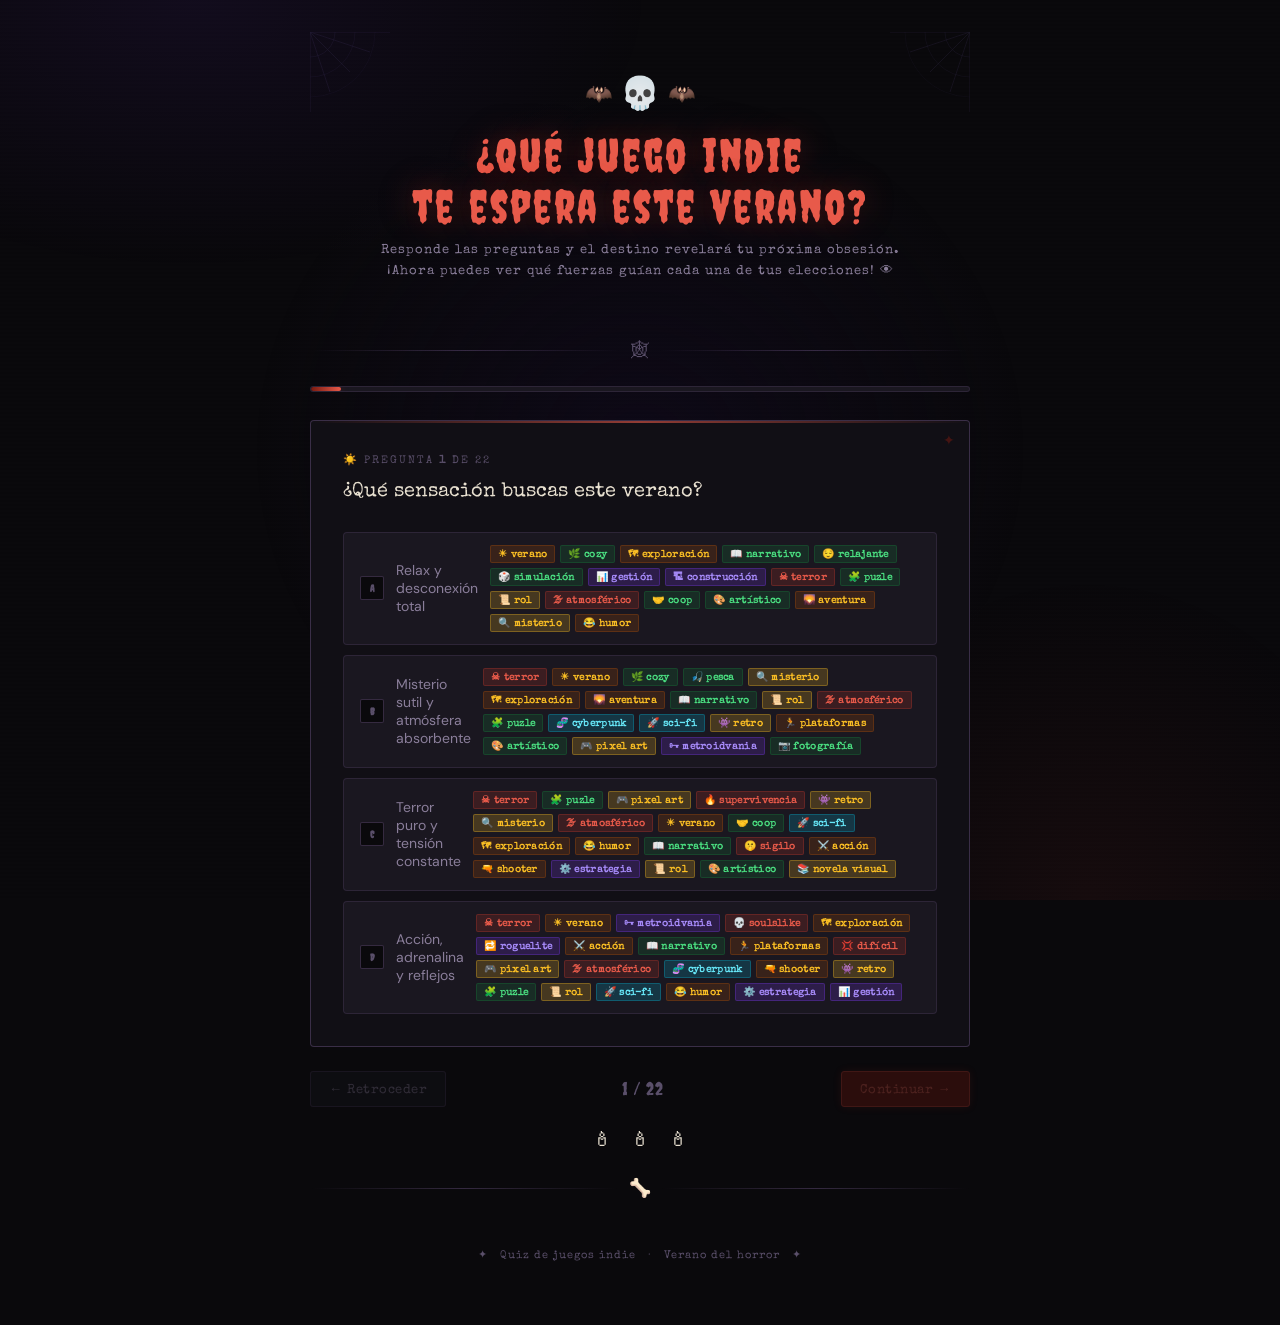
<file: index(4).html>
<!DOCTYPE html>
<html lang="es">
<head>
  <meta charset="UTF-8">
  <meta name="viewport" content="width=device-width, initial-scale=1.0">
  <title>☠️ ¿Qué juego indie te espera este verano?</title>
  <link href="https://fonts.googleapis.com/css2?family=Creepster&family=Special+Elite&family=DM+Sans:wght@400;500;600&display=swap" rel="stylesheet">
  <style>
    *, *::before, *::after { box-sizing: border-box; margin: 0; padding: 0; }

    :root {
      --bg:        #0a090c;
      --bg2:       #110f15;
      --bg3:       #1a1720;
      --bg4:       #221e2a;
      --text:      #e8e0d0;
      --text2:     #8a7e9a;
      --text3:     #5a4f6a;
      --border:    rgba(180,140,220,0.12);
      --border2:   rgba(180,140,220,0.25);
      --red:       #c0392b;
      --red-glow:  rgba(192,57,43,0.35);
      --red-dim:   #7a1a10;
      --red-light: #e85a4a;
      --purple:    #7c3aed;
      --purple-glow: rgba(124,58,237,0.3);
      --purple-light: #a78bfa;
      --purple-dim:  #3b1d7a;
      --green:     #15803d;
      --green-light: #4ade80;
      --amber:     #b45309;
      --amber-light: #fbbf24;
      --moon:      #d4c5a9;
    }

    html { scroll-behavior: smooth; }

    body {
      background: var(--bg);
      font-family: 'DM Sans', sans-serif;
      min-height: 100vh;
      color: var(--text);
      overflow-x: hidden;
      cursor: default;
    }

    /* ── Atmospheric background ── */
    body::before {
      content: '';
      position: fixed;
      inset: 0;
      pointer-events: none;
      background:
        radial-gradient(ellipse 60% 50% at 15% 0%,   rgba(124,58,237,0.08) 0%, transparent 60%),
        radial-gradient(ellipse 40% 60% at 85% 100%,  rgba(192,57,43,0.07) 0%, transparent 60%),
        radial-gradient(ellipse 30% 40% at 50% 50%,   rgba(15,10,25,0.9) 0%, transparent 100%);
      z-index: 0;
    }

    /* ── Scanlines texture ── */
    body::after {
      content: '';
      position: fixed;
      inset: 0;
      pointer-events: none;
      background: repeating-linear-gradient(
        0deg,
        transparent,
        transparent 2px,
        rgba(0,0,0,0.03) 2px,
        rgba(0,0,0,0.03) 4px
      );
      z-index: 0;
    }

    .wrap {
      position: relative;
      z-index: 1;
      padding: 2rem 1.25rem 4rem;
      max-width: 700px;
      margin: 0 auto;
    }

    /* ── Header ── */
    .header {
      text-align: center;
      padding: 2.5rem 1rem 2rem;
      position: relative;
    }

    .skull-row {
      display: flex;
      justify-content: center;
      align-items: center;
      gap: 0.5rem;
      margin-bottom: 1rem;
    }
    .skull-row span { font-size: 22px; animation: floatBob 3s ease-in-out infinite; }
    .skull-row span:nth-child(2) { animation-delay: 0.5s; font-size: 32px; }
    .skull-row span:nth-child(3) { animation-delay: 1s; }

    @keyframes floatBob {
      0%, 100% { transform: translateY(0); }
      50%       { transform: translateY(-6px); }
    }

    .site-title {
      font-family: 'Creepster', cursive;
      font-size: clamp(28px, 7vw, 46px);
      color: var(--red-light);
      letter-spacing: 2px;
      line-height: 1.1;
      text-shadow: 0 0 30px var(--red-glow), 0 0 60px rgba(192,57,43,0.15);
      margin-bottom: 0.6rem;
    }

    .site-sub {
      font-family: 'Special Elite', cursive;
      font-size: 13px;
      color: var(--text2);
      letter-spacing: 1px;
      line-height: 1.6;
    }

    /* ── Divider with bats ── */
    .bat-divider {
      display: flex;
      align-items: center;
      gap: 10px;
      margin: 1.5rem 0;
      color: var(--text3);
      font-size: 18px;
    }
    .bat-divider::before, .bat-divider::after {
      content: '';
      flex: 1;
      height: 1px;
      background: linear-gradient(90deg, transparent, var(--border2), transparent);
    }

    /* ── Progress bar ── */
    .prog-wrap {
      height: 6px;
      background: var(--bg3);
      border-radius: 999px;
      margin-bottom: 1.75rem;
      overflow: hidden;
      border: 1px solid var(--border);
    }
    .prog-bar {
      height: 100%;
      background: linear-gradient(90deg, var(--red-dim), var(--red-light));
      border-radius: 999px;
      transition: width 0.45s cubic-bezier(0.4, 0, 0.2, 1);
      box-shadow: 0 0 8px var(--red-glow);
    }

    /* ── Question card ── */
    .qcard {
      background: var(--bg2);
      border: 1px solid var(--border2);
      border-radius: 4px;
      padding: 2rem;
      position: relative;
      overflow: hidden;
    }

    .qcard::before {
      content: '';
      position: absolute;
      top: 0; left: 0; right: 0;
      height: 2px;
      background: linear-gradient(90deg, transparent, var(--red-light), transparent);
      opacity: 0.6;
    }

    .qcard::after {
      content: '✦';
      position: absolute;
      top: 10px; right: 14px;
      color: var(--red-dim);
      font-size: 14px;
      opacity: 0.5;
    }

    .qlabel {
      font-family: 'Special Elite', cursive;
      font-size: 11px;
      color: var(--text3);
      margin-bottom: 12px;
      letter-spacing: 2px;
      text-transform: uppercase;
    }

    .qtext {
      font-family: 'Special Elite', cursive;
      font-size: clamp(16px, 4vw, 20px);
      color: var(--text);
      margin-bottom: 1.6rem;
      line-height: 1.4;
    }

    /* ── Options ── */
    .opts {
      display: flex;
      flex-direction: column;
      gap: 10px;
    }

    .opt {
      display: flex;
      align-items: center;
      gap: 12px;
      padding: 12px 16px;
      border: 1px solid var(--border);
      border-radius: 4px;
      background: var(--bg3);
      cursor: pointer;
      font-size: 14px;
      color: var(--text2);
      text-align: left;
      font-family: 'DM Sans', sans-serif;
      transition: all 0.18s ease;
      position: relative;
    }
    .opt:hover {
      border-color: var(--purple-light);
      color: var(--text);
      background: var(--bg4);
    }
    .opt.sel {
      background: rgba(124,58,237,0.12);
      border-color: var(--purple);
      color: var(--purple-light);
      box-shadow: 0 0 12px var(--purple-glow), inset 0 0 8px rgba(124,58,237,0.08);
    }
    .opt.sel-horror {
      background: rgba(192,57,43,0.12);
      border-color: var(--red);
      color: var(--red-light);
      box-shadow: 0 0 12px var(--red-glow), inset 0 0 8px rgba(192,57,43,0.08);
    }

    .opt-l {
      width: 24px; height: 24px;
      border-radius: 2px;
      border: 1px solid var(--border2);
      background: var(--bg);
      display: flex; align-items: center; justify-content: center;
      font-size: 10px;
      font-weight: 700;
      font-family: 'Creepster', cursive;
      color: var(--text3);
      transition: all 0.18s;
      flex-shrink: 0;
    }
    .opt.sel     .opt-l { background: var(--purple); border-color: var(--purple); color: white; }
    .opt.sel-horror .opt-l { background: var(--red); border-color: var(--red); color: white; }

    /* ── Dynamic Tags Container in Options ── */
    .opt-tags {
      display: flex;
      gap: 5px;
      margin-left: auto;
      flex-wrap: wrap;
    }

    .gbadge {
      font-size: 10px; padding: 2px 7px;
      border-radius: 2px; font-weight: 600;
      font-family: 'Special Elite', cursive;
      letter-spacing: 0.3px;
      white-space: nowrap;
    }
    .gbadge-horror { background: rgba(192,57,43,0.2); color: var(--red-light); border: 1px solid rgba(192,57,43,0.3); }
    .gbadge-summer { background: rgba(180,83,9,0.2);  color: var(--amber-light); border: 1px solid rgba(180,83,9,0.3); }
    .gbadge-cozy   { background: rgba(21,128,61,0.2); color: var(--green-light); border: 1px solid rgba(21,128,61,0.3); }

    /* ── Nav ── */
    .nav {
      display: flex;
      justify-content: space-between;
      align-items: center;
      margin-top: 1.5rem;
    }
    .qcount {
      font-family: 'Creepster', cursive;
      font-size: 18px;
      color: var(--text3);
      letter-spacing: 1px;
    }

    .nbtn {
      padding: 9px 18px;
      border: 1px solid var(--border2);
      border-radius: 3px;
      background: var(--bg3);
      cursor: pointer;
      font-size: 13px;
      color: var(--text2);
      font-family: 'Special Elite', cursive;
      letter-spacing: 0.5px;
      transition: all 0.2s;
    }
    .nbtn:hover:not(:disabled) { border-color: var(--purple-light); color: var(--text); background: var(--bg4); }
    .nbtn.primary {
      background: var(--red-dim);
      border-color: var(--red);
      color: var(--red-light);
      box-shadow: 0 0 10px var(--red-glow);
    }
    .nbtn.primary:hover:not(:disabled) { background: var(--red); color: white; }
    .nbtn:disabled { opacity: 0.3; cursor: not-allowed; }

    /* ── Results ── */
    .results { display: none; }

    .res-header {
      text-align: center;
      padding: 2rem;
      border: 1px solid var(--border2);
      background: var(--bg2);
      border-radius: 4px;
      margin-bottom: 1.5rem;
      position: relative;
      overflow: hidden;
    }
    .res-header::before {
      content: '';
      position: absolute;
      top: 0; left: 0; right: 0;
      height: 2px;
      background: linear-gradient(90deg, transparent, var(--purple-light), transparent);
    }
    .res-header h2 {
      font-family: 'Creepster', cursive;
      font-size: clamp(22px, 5vw, 32px);
      color: var(--purple-light);
      letter-spacing: 2px;
      text-shadow: 0 0 20px var(--purple-glow);
      margin-bottom: 8px;
    }
    .res-header p {
      font-family: 'Special Elite', cursive;
      color: var(--text2);
      font-size: 13px;
      letter-spacing: 0.5px;
      line-height: 1.6;
    }

    .res-filters {
      display: flex;
      gap: 8px;
      margin-bottom: 1.25rem;
      flex-wrap: wrap;
    }
    .filter-btn {
      padding: 5px 12px;
      border-radius: 2px;
      font-size: 11px;
      font-weight: 600;
      cursor: pointer;
      border: 1px solid var(--border2);
      background: var(--bg3);
      color: var(--text3);
      font-family: 'Special Elite', cursive;
      letter-spacing: 0.5px;
      transition: all 0.2s;
    }
    .filter-btn:hover    { border-color: var(--purple-light); color: var(--text2); }
    .filter-btn.active   { background: var(--purple-dim); border-color: var(--purple); color: var(--purple-light); box-shadow: 0 0 8px var(--purple-glow); }
    .filter-btn.f-horror { background: rgba(192,57,43,0.15); border-color: var(--red); color: var(--red-light); box-shadow: 0 0 8px var(--red-glow); }
    .filter-btn.f-summer { background: rgba(180,83,9,0.15); border-color: var(--amber); color: var(--amber-light); }
    .filter-btn.f-cozy   { background: rgba(21,128,61,0.15); border-color: var(--green); color: var(--green-light); }

    /* ── Game cards ── */
    .gcard {
      display: flex;
      align-items: center;
      gap: 14px;
      background: var(--bg2);
      border: 1px solid var(--border);
      border-radius: 3px;
      padding: 1rem 1.2rem;
      margin-bottom: 8px;
      transition: all 0.2s;
      animation: riseUp 0.4s ease both;
      position: relative;
      overflow: hidden;
    }
    .gcard::before {
      content: '';
      position: absolute;
      left: 0; top: 0; bottom: 0;
      width: 2px;
      background: var(--border2);
      transition: background 0.2s;
    }
    .gcard:hover { border-color: var(--border2); background: var(--bg3); }
    .gcard:hover::before { background: var(--purple); box-shadow: 0 0 8px var(--purple-glow); }
    .gcard.horror-card::before { background: var(--red-dim); }
    .gcard.horror-card:hover::before { background: var(--red-light); box-shadow: 0 0 8px var(--red-glow); }

    @keyframes riseUp {
      from { opacity: 0; transform: translateY(12px); }
      to   { opacity: 1; transform: translateY(0); }
    }

    .grank {
      font-family: 'Creepster', cursive;
      font-size: 24px;
      min-width: 36px;
      text-align: center;
      color: var(--text3);
    }
    .grank-1 { color: var(--amber-light); text-shadow: 0 0 12px rgba(251,191,36,0.4); }
    .grank-2 { color: #c0c0c0; }
    .grank-3 { color: #c4843a; }

    .ginfo { flex: 1; }
    .gtitle { font-size: 15px; font-weight: 600; color: var(--text); font-family: 'Special Elite', cursive; letter-spacing: 0.3px; }
    .gmeta  { display: flex; align-items: center; gap: 6px; margin-top: 5px; flex-wrap: wrap; }
    .gscore { font-size: 11px; color: var(--text3); }

    .gbar-wrap { width: 70px; background: var(--bg3); height: 4px; border-radius: 2px; overflow: hidden; flex-shrink: 0; }
    .gbar      { height: 100%; border-radius: 2px; transition: width 0.8s ease; }
    .gbar-normal { background: linear-gradient(90deg, var(--purple-dim), var(--purple-light)); }
    .gbar-horror { background: linear-gradient(90deg, var(--red-dim), var(--red-light)); }

    /* ── Actions ── */
    .actions {
      display: flex;
      gap: 10px;
      margin-top: 2rem;
      flex-wrap: wrap;
      justify-content: center;
    }
    .btn-action {
      padding: 10px 22px;
      border-radius: 3px;
      font-size: 13px;
      cursor: pointer;
      font-family: 'Special Elite', cursive;
      letter-spacing: 0.5px;
      transition: all 0.2s;
    }
    .btn-reroll {
      background: var(--red-dim);
      border: 1px solid var(--red);
      color: var(--red-light);
      box-shadow: 0 0 10px var(--red-glow);
    }
    .btn-reroll:hover { background: var(--red); color: white; }
    .btn-restart {
      background: var(--bg3);
      border: 1px solid var(--border2);
      color: var(--text2);
    }
    .btn-restart:hover { border-color: var(--purple-light); color: var(--text); }

    .candle-row {
      display: flex;
      justify-content: center;
      gap: 18px;
      margin: 1.2rem 0 0.5rem;
    }
    .candle { font-size: 20px; animation: flicker 4s ease-in-out infinite; }
    .candle:nth-child(2) { animation-delay: 1.2s; animation-duration: 3.5s; }
    .candle:nth-child(3) { animation-delay: 2.1s; animation-duration: 5s; }

    @keyframes flicker {
      0%, 95%, 100% { opacity: 1; }
      96%            { opacity: 0.4; }
      97%            { opacity: 1; }
      98%            { opacity: 0.6; }
      99%            { opacity: 1; }
    }

    .spider-wrap { position: relative; }
    .web-svg {
      position: absolute;
      width: 80px; height: 80px;
      opacity: 0.12;
      pointer-events: none;
    }
    .web-tl { top: 0; left: 0; }
    .web-tr { top: 0; right: 0; transform: scaleX(-1); }

    .footer {
      text-align: center;
      margin-top: 3rem;
      font-family: 'Special Elite', cursive;
      font-size: 11px;
      color: var(--text3);
      letter-spacing: 1px;
    }
    
    .filter-btn.f-strategy { background: rgba(167,139,250,0.15); border-color: var(--purple-light); color: var(--purple-light); }
	.filter-btn.f-rpg { background: rgba(251,191,36,0.15); border-color: var(--amber); color: var(--amber-light); }
	.filter-btn.f-cyberpunk { background: rgba(6,182,212,0.15); border-color: #06b6d4; color: #67e8f9; }
	
	/* Nuevos estilos de diseño para los botones de filtros activos */
	.filter-btn.f-strategy  { background: rgba(124,58,237,0.15); border-color: var(--purple); color: var(--purple-light); box-shadow: 0 0 8px var(--purple-glow); }
	.filter-btn.f-rpg       { background: rgba(251,191,36,0.15);  border-color: var(--amber);  color: var(--amber-light);  box-shadow: 0 0 8px rgba(251,191,36,0.2); }
	.filter-btn.f-cyberpunk { background: rgba(6,182,212,0.15);   border-color: #06b6d4;      color: #67e8f9;             box-shadow: 0 0 8px rgba(6,182,212,0.3); }
	
	/* Nuevos estilos de diseño para las etiquetas pequeñas (Badges) */
	.gbadge-strategy  { background: rgba(124,58,237,0.2); color: var(--purple-light); border: 1px solid rgba(124,58,237,0.3); }
	.gbadge-rpg       { background: rgba(251,191,36,0.2);  color: var(--amber-light);  border: 1px solid rgba(251,191,36,0.3); }
	.gbadge-cyberpunk { background: rgba(6,182,212,0.2);   color: #67e8f9;             border: 1px solid rgba(6,182,212,0.3); }

    /* ── Paginación / Cargar más ── */
    .res-counter {
      font-family: 'Special Elite', cursive;
      font-size: 11px;
      color: var(--text3);
      letter-spacing: 1px;
      text-align: center;
      margin-bottom: 1rem;
    }
    .res-counter b { color: var(--text2); }

    .load-more-wrap {
      text-align: center;
      margin: 1.2rem 0 0.5rem;
    }
    .btn-load-more {
      padding: 10px 28px;
      border-radius: 3px;
      font-size: 12px;
      cursor: pointer;
      font-family: 'Special Elite', cursive;
      letter-spacing: 1px;
      background: var(--bg3);
      border: 1px solid var(--border2);
      color: var(--text2);
      transition: all 0.2s;
      position: relative;
      overflow: hidden;
    }
    .btn-load-more:hover { border-color: var(--purple-light); color: var(--text); background: var(--bg4); }
    .btn-load-more:disabled { opacity: 0.3; cursor: not-allowed; }
    .btn-load-more .lm-count {
      display: inline-block;
      margin-left: 6px;
      font-size: 10px;
      color: var(--text3);
    }
    .end-message {
      text-align: center;
      padding: 1rem 0 0.5rem;
      font-family: 'Special Elite', cursive;
      font-size: 11px;
      color: var(--text3);
      letter-spacing: 1px;
    }
	
  </style>
</head>
<body>

<div class="wrap" id="app">

  <div class="header">
    <svg class="web-svg web-tl" viewBox="0 0 80 80" fill="none" xmlns="http://www.w3.org/2000/svg">
      <path d="M0 0 L80 0 M0 0 L0 80" stroke="#a78bfa" stroke-width="0.8"/>
      <path d="M0 0 L60 20 M0 0 L20 60 M0 0 L40 40" stroke="#a78bfa" stroke-width="0.6"/>
      <ellipse cx="0" cy="0" rx="25" ry="25" stroke="#a78bfa" stroke-width="0.5" fill="none"/>
      <ellipse cx="0" cy="0" rx="45" ry="45" stroke="#a78bfa" stroke-width="0.4" fill="none"/>
      <ellipse cx="0" cy="0" rx="65" ry="65" stroke="#a78bfa" stroke-width="0.3" fill="none"/>
    </svg>
    <svg class="web-svg web-tr" viewBox="0 0 80 80" fill="none" xmlns="http://www.w3.org/2000/svg">
      <path d="M0 0 L80 0 M0 0 L0 80" stroke="#a78bfa" stroke-width="0.8"/>
      <path d="M0 0 L60 20 M0 0 L20 60 M0 0 L40 40" stroke="#a78bfa" stroke-width="0.6"/>
      <ellipse cx="0" cy="0" rx="25" ry="25" stroke="#a78bfa" stroke-width="0.5" fill="none"/>
      <ellipse cx="0" cy="0" rx="45" ry="45" stroke="#a78bfa" stroke-width="0.4" fill="none"/>
      <ellipse cx="0" cy="0" rx="65" ry="65" stroke="#a78bfa" stroke-width="0.3" fill="none"/>
    </svg>

    <div class="skull-row">
      <span>🦇</span><span>💀</span><span>🦇</span>
    </div>
    <div class="site-title">¿Qué juego indie<br>te espera este verano?</div>
    <div class="site-sub">
      Responde las preguntas y el destino revelará tu próxima obsesión.<br>
      ¡Ahora puedes ver qué fuerzas guían cada una de tus elecciones! 👁
    </div>
  </div>

  <div class="bat-divider">🕸</div>

  <div id="quiz-section" class="spider-wrap">
    <div class="prog-wrap">
      <div class="prog-bar" id="prog"></div>
    </div>
    <div class="qcard">
      <div class="qlabel" id="qlabel"></div>
      <div class="qtext" id="qtext"></div>
      <div class="opts"  id="opts"></div>
    </div>
    <div class="nav">
      <button class="nbtn" id="prevBtn" onclick="nav(-1)" type="button">← Retroceder</button>
      <span   class="qcount" id="qcount"></span>
      <button class="nbtn primary" id="nextBtn" onclick="nav(1)" type="button">Continuar →</button>
    </div>
    <div class="candle-row"><span class="candle">🕯</span><span class="candle">🕯</span><span class="candle">🕯</span></div>
  </div>

  <div class="results" id="results-section">
    <div class="res-header">
      <h2>☠ El oráculo ha hablado ☠</h2>
      <p id="res-sub"></p>
    </div>

    <div class="res-filters">
      <button class="filter-btn active" id="filter-all"    onclick="filterResults('all')"    type="button">🎲 Todos</button>
      <button class="filter-btn"        id="filter-summer" onclick="filterResults('summer')" type="button">☀️ Verano</button>
      <button class="filter-btn"        id="filter-horror" onclick="filterResults('horror')" type="button">👻 Terror</button>
      <button class="filter-btn"        id="filter-cozy"   onclick="filterResults('cozy')"   type="button">🌿 Cozy</button>
      <!-- Añadir dentro de <div class="res-filters"> -->
		<button class="filter-btn" id="filter-strategy" onclick="filterResults('strategy')" type="button">⚙️ Estrategia</button>
		<button class="filter-btn" id="filter-rpg"      onclick="filterResults('rpg')"      type="button">📜 Rol/Narrativo</button>
		<button class="filter-btn" id="filter-cyberpunk" onclick="filterResults('cyberpunk')" type="button">🧬 Cyberpunk</button>
    </div>

    <div id="game-list"></div>

    <div class="load-more-wrap" id="load-more-wrap" style="display:none;">
      <button class="btn-load-more" id="load-more-btn" onclick="loadMore()" type="button">
        ✦ Mostrar más resultados <span class="lm-count" id="lm-count"></span>
      </button>
    </div>
    <div class="end-message" id="end-message" style="display:none;">✦ Has llegado al final del destino ✦</div>

    <div class="actions">
      <button class="btn-action btn-reroll"   onclick="rerollResults()" type="button">🎲 Invocar de nuevo</button>
      <button class="btn-action btn-restart"  onclick="restart()"       type="button">💀 Empezar de cero</button>
    </div>
  </div>

  <div class="bat-divider">🦴</div>
  <div class="footer">✦ &nbsp; Quiz de juegos indie &nbsp; · &nbsp; Verano del horror &nbsp; ✦</div>
</div>

<script>
// ==========================================
// 1. BASE DE DATOS UNIFICADA DE JUEGOS (GAME_TAGS)
// ==========================================
const GAME_TAGS = {
  // --- TERROR ---
  "Tormented Souls": ["horror", "puzzle", "pixelart", "survival", "retro"],
  "Crow Country": ["horror", "puzzle", "pixelart", "retro", "misterio"],
  "Faith: The Unholy Trinity": ["horror", "pixelart", "retro", "misterio", "atmosfera"],
  "Amnesia: The Bunker": ["horror", "summer", "survival", "misterio", "tenso"],
  "Phasmophobia": ["horror", "cooperativo", "misterio", "tenso", "multijugador"],
  "Iron Lung": ["horror", "sci-fi", "submarino", "tenso", "atmosfera"],
  "My House.wad": ["horror", "misterio", "retro", "pixelart", "atmosfera"],
  "Dredge": ["horror", "summer", "cozy", "pesca", "misterio"],
  "Omori": ["horror", "cozy", "rpg", "pixelart", "narrativo"],
  "Norco": ["horror", "narrativo", "aventura", "misterio", "atmosfera"],
  "Disco Elysium": ["horror", "summer", "rpg", "narrativo", "detectivesco"],
  "Return of the Obra Dinn": ["horror", "puzzle", "misterio", "narrativo", "atmosfera"],
  "Beacon Pines": ["horror", "cozy", "narrativo", "aventura", "puzzle"],
  "Signalis": ["horror", "sci-fi", "misterio", "pixelart", "atmosfera"],
  "The Long Dark": ["horror", "summer", "survival", "exploracion", "atmosfera"],
  "Spiritfarer": ["horror", "cozy", "summer", "narrativo", "gestion"],
  "Grave Seasons": ["horror", "cozy", "summer", "simulacion", "only-english"],
  "Mina the Hollower": ["horror", "summer", "accion", "retro", "pixelart"],
  "Blighted": ["horror", "summer", "accion", "roguelite", "pixelart"],
  "Vagante": ["horror", "roguelite", "plataformas", "pixelart", "dificil"],
  "Lethal Company": ["horror", "cooperativo", "multijugador", "tenso", "humor"],
  "Doki Doki Literature Club": ["horror", "cozy", "narrativo", "visual-novel", "pixelart"],
  "Inscryption": ["horror", "strategy", "cartas", "misterio", "puzzle"],
  "Darkwood": ["horror", "survival", "atmosfera", "tenso", "pixelart"],
  "Little Nightmares II": ["horror", "plataformas", "atmosfera", "narrativo", "puzzle"],
  "SOMA": ["horror", "sci-fi", "narrativo", "misterio", "atmosfera"],
  "Subnautica": ["horror", "summer", "survival", "exploracion", "sci-fi"],
  "Salt and Sanctuary": ["horror", "soulslike", "plataformas", "dificil", "pixelart"],
  "Curse of the Dead Gods": ["horror", "roguelite", "accion", "dificil", "pixelart"],
  "GRIME": ["horror", "soulslike", "accion", "exploracion", "atmosfera"],
  "Blasphemous": ["horror", "soulslike", "pixelart", "plataformas", "dificil"],
  "Buckshot Roulette": ["horror", "puzzle", "tenso", "misterio", "corto"],
  "Gloomwood": ["horror", "sigilo", "accion", "atmosfera", "retro"],
  "Dusk": ["horror", "summer", "accion", "retro", "shooter"],
  "Selaco": ["horror", "summer", "accion", "shooter", "retro"],
  "Pathologic 2": ["horror", "rpg", "survival", "narrativo", "atmosfera"],
  "Anemoiapolis": ["horror", "puzzle", "liminal", "exploracion", "atmosfera"],
  "Slay the Princess": ["horror", "rpg", "narrativo", "visual-novel", "misterio"],

  // --- ESTRATEGIA Y GESTIÓN ---
  "Loop Hero": ["strategy", "horror", "summer", "roguelite", "cartas"],
  "Papers Please": ["strategy", "summer", "narrativo", "pixelart", "tenso"],
  "Barotrauma": ["horror", "strategy", "cooperativo", "survival", "submarino"],
  "Songs of Syx": ["strategy", "summer", "gestion", "construccion", "only-english"],
  "Manor Lords": ["strategy", "summer", "gestion", "construccion", "simulacion"],
  "Frostpunk 2": ["strategy", "horror", "gestion", "survival", "narrativo"],
  "Against the Storm": ["strategy", "horror", "roguelite", "gestion", "construccion"],
  "Cult of the Lamb": ["horror", "cozy", "strategy", "roguelite", "gestion"],
  "Factorio": ["strategy", "gestion", "construccion", "simulacion", "dificil"],
  "RimWorld": ["strategy", "horror", "gestion", "simulacion", "narrativo"],

  // --- ROL / NARRATIVO ---
  "Citizen Sleeper": ["rpg", "cyberpunk", "cozy", "narrativo", "sci-fi"],
  "Pentiment": ["rpg", "horror", "narrativo", "pixelart", "historico"],
  "1000xRESIST": ["horror", "rpg", "summer", "narrativo", "sci-fi"],
  "The Cosmic Wheel Sisterhood": ["rpg", "cozy", "narrativo", "misterio", "pixelart"],
  "Limbus Company": ["rpg", "horror", "narrativo", "accion", "pixelart"],
  "Arcadian Atlas": ["rpg", "strategy", "summer", "pixelart", "tactico"],
  "Cassette Beasts": ["rpg", "cozy", "summer", "pixelart", "exploracion"],

  // --- CYBERPUNK / SCI-FI ---
  "Ghostrunner 2": ["cyberpunk", "summer", "accion", "plataformas", "dificil"],
  "Katana ZERO": ["cyberpunk", "horror", "accion", "pixelart", "narrativo"],
  "Nine Sols": ["rpg", "cyberpunk", "horror", "soulslike", "accion"],
  "Mullet MadJack": ["cyberpunk", "summer", "accion", "shooter", "retro"],
  "Pacific Drive": ["horror", "sci-fi", "summer", "survival", "atmosfera"],
  "Stray": ["cyberpunk", "cozy", "exploracion", "narrativo", "atmosfera"],
  "Cloudpunk": ["cyberpunk", "summer", "narrativo", "pixelart", "atmosfera"],
  "Shadows of Doubt": ["cyberpunk", "horror", "misterio", "detectivesco", "simulacion"],

  // --- SOLO EN INGLÉS ---
  "Who's Lila?": ["horror", "puzzle", "misterio", "narrativo", "only-english"],
  "Ostranauts": ["strategy", "cyberpunk", "survival", "simulacion", "only-english"],
  "Caves of Qud": ["rpg", "sci-fi", "roguelite", "exploracion", "only-english"],
  "Milk inside a bag of milk": ["horror", "narrativo", "corto", "visual-novel", "only-english"],
  "Mainframe Industries": ["cyberpunk", "puzzle", "hacking", "sci-fi", "only-english"],
  "Hypnospace Outlaw": ["rpg", "narrativo", "misterio", "retro", "only-english"],
  "Akane": ["cyberpunk", "summer", "accion", "pixelart", "only-english"],
  "Aquaria": ["summer", "cozy", "metroidvania", "exploracion", "only-english"],

  // --- COZY, RELAX Y VERANO ---
  "Cloudheim": ["cozy", "summer", "rpg", "exploracion", "construccion"],
  "Pseudoregalia": ["summer", "puzzle", "plataformas", "exploracion", "pixelart"],
  "A Short Hike": ["summer", "cozy", "exploracion", "narrativo", "relajante"],
  "Stardew Valley": ["summer", "cozy", "simulacion", "gestion", "construccion"],
  "Hokko Life": ["summer", "cozy", "simulacion", "construccion", "relajante"],
  "Unpacking": ["summer", "cozy", "puzzle", "narrativo", "relajante"],
  "Coral Island": ["summer", "cozy", "simulacion", "rpg", "relajante"],
  "Cozy Grove": ["summer", "cozy", "simulacion", "narrativo", "relajante"],
  "Alba: A Wildlife Adventure": ["summer", "cozy", "exploracion", "narrativo", "relajante"],
  "Cloud Gardens": ["summer", "cozy", "puzzle", "relajante", "creativo"],
  "Journey": ["summer", "cozy", "exploracion", "atmosfera", "cooperativo"],
  "Flower": ["summer", "cozy", "relajante", "atmosfera", "artístico"],
  "Abzû": ["summer", "cozy", "exploracion", "atmosfera", "relajante"],
  "Moonlight Peaks": ["summer", "cozy", "simulacion", "rpg", "relajante"],
  "Tales of Seikyu": ["summer", "cozy", "simulacion", "rpg", "gestion"],
  "Woodo": ["summer", "cozy", "puzzle", "construccion", "relajante"],
  "Eastshade": ["summer", "cozy", "exploracion", "narrativo", "artístico"],
  "Dordogne": ["summer", "cozy", "narrativo", "aventura", "artístico"],
  "Outer Wilds": ["summer", "exploracion", "aventura", "misterio", "narrativo"],
  "Sable": ["summer", "exploracion", "aventura", "rpg", "atmosfera"],
  "Tchia": ["summer", "exploracion", "aventura", "cozy", "narrativo"],
  "Sailwind": ["summer", "simulacion", "exploracion", "relajante", "aventura"],
  "Tunic": ["summer", "puzzle", "exploracion", "soulslike", "misterio"],
  "Tails of Iron": ["summer", "accion", "rpg", "narrativo", "pixelart"],
  "Kena: Bridge of Spirits": ["summer", "accion", "aventura", "narrativo", "cozy"],
  "Weird West": ["summer", "rpg", "accion", "narrativo", "roguelite"],
  "Phoenotopia Awakening": ["summer", "rpg", "aventura", "plataformas", "pixelart"],
  "Moonlighter 2: The Endless Vault": ["summer", "rpg", "roguelite", "gestion", "accion"],
  "Outbound": ["summer", "cozy", "exploracion", "aventura", "cooperativo"],
  "Dave the Diver": ["summer", "cozy", "accion", "gestion", "aventura"],
  "Firewatch": ["summer", "narrativo", "exploracion", "misterio", "atmosfera"],
  "CrossCode": ["summer", "rpg", "accion", "puzzle", "pixelart"],
  "Sea of Stars": ["summer", "rpg", "pixelart", "narrativo", "aventura"],
  "TMNT: Shredder's Revenge": ["summer", "accion", "retro", "cooperativo", "plataformas"],
  "Sonic Mania": ["summer", "accion", "plataformas", "retro", "pixelart"],
  "Shovel Knight": ["summer", "accion", "plataformas", "retro", "pixelart"],
  "A Hat in Time": ["summer", "cozy", "plataformas", "aventura", "humor"],
  "Demon Turf": ["summer", "plataformas", "accion", "pixelart", "humor"],
  "Ratatan": ["summer", "accion", "rítmico", "cooperativo", "pixel"],
  "Neon White": ["summer", "accion", "plataformas", "rítmico", "speedrun"],
  "Ultrakill": ["summer", "accion", "shooter", "retro", "dificil"],
  "Art of Rally": ["summer", "simulacion", "relajante", "artístico", "cozy"],
  "Raft": ["summer", "survival", "construccion", "exploracion", "cooperativo"],
  "Sail Forth": ["summer", "exploración", "aventura", "relajante", "piratas"],
  "Windbound": ["summer", "survival", "exploracion", "aventura", "relajante"],
  "King of Seas": ["summer", "accion", "piratas", "aventura", "rpg"],
  "Moonglow Bay": ["summer", "cozy", "pesca", "narrativo", "rpg"],
  "Pine": ["summer", "rpg", "exploracion", "aventura", "sandbox"],
  "Chained Echoes": ["summer", "rpg", "pixelart", "narrativo", "aventura"],
  "Ara Fell": ["summer", "rpg", "narrativo", "pixelart", "aventura"],
  "Wytchwood": ["summer", "cozy", "aventura", "puzzle", "narrativo"],
  "TOEM": ["summer", "cozy", "puzzle", "fotografía", "narrativo"],
  "Littlewood": ["summer", "cozy", "simulacion", "gestion", "pixelart"],
  "Garden Story": ["summer", "cozy", "rpg", "aventura", "pixelart"],
  "What Remains of Edith Finch": ["summer", "cozy", "narrativo", "exploración", "atmosfera"],
  "Gris": ["summer", "cozy", "plataformas", "artístico", "narrativo"],
  "West of Loathing": ["summer", "rpg", "humor", "narrativo", "pixelart"],
  "Slay the Spire": ["summer", "strategy", "roguelite", "cartas", "dificil"],
  "Balatro": ["summer", "strategy", "cartas", "roguelite", "humor"],
  "Ori and the Will of the Wisps": ["summer", "cozy", "plataformas", "artístico", "aventura"],
  "Townscaper": ["summer", "cozy", "construccion", "relajante", "creativo"],
  "A Little to the Left": ["summer", "cozy", "puzzle", "relajante", "humor"],
  "Summerhouse": ["summer", "cozy", "construccion", "relajante", "pixelart"],
  "The Garden Path": ["summer", "cozy", "simulacion", "relajante", "artístico"],
  "Hyper Light Drifter": ["summer", "accion", "exploracion", "pixelart", "atmosfera"],
  "Rogue Legacy 2": ["summer", "rpg", "roguelite", "plataformas", "dificil"],
  "Enter the Gungeon": ["summer", "accion", "roguelite", "shooter", "pixelart"],
  "Core Keeper": ["summer", "cozy", "survival", "construccion", "cooperativo"],
  "Dinkum": ["summer", "cozy", "simulacion", "gestion", "exploracion"],
  "Wanderburg": ["summer", "cozy", "construccion", "gestion", "relajante"],
  "Valheim": ["summer", "survival", "construccion", "cooperativo", "exploracion"],
  "Terraria": ["summer", "survival", "construccion", "accion", "pixelart"],
  "It Takes Two": ["summer", "cooperativo", "plataformas", "aventura", "puzzle"],
  "Pode": ["summer", "cozy", "puzzle", "cooperativo", "atmosfera"],
  "Rivals of Aether": ["summer", "accion", "lucha", "pixelart", "competitivo"],
  "Deep Rock Galactic": ["summer", "accion", "cooperativo", "shooter", "humor"],
  "OneShot": ["cozy", "puzzle", "narrativo", "pixelart", "misterio"],
  "Jazzpunk": ["summer", "aventura", "humor", "corto", "retro"],
  "Baba Is You": ["summer", "puzzle", "creativo", "dificil", "pixelart"],
  "The Witness": ["summer", "puzzle", "exploracion", "misterio", "dificil"],
  "The Talos Principle": ["summer", "puzzle", "narrativo", "misterio", "filosófico"],
  "Heaven's Vault": ["summer", "narrativo", "aventura", "misterio", "exploracion"],
  "Braid": ["summer", "puzzle", "plataformas", "narrativo", "artístico"],
  "Fez": ["summer", "puzzle", "plataformas", "exploracion", "pixelart"],
  "Patrick's Parabox": ["summer", "puzzle", "dificil", "creativo", "pixelart"],
  "Carto": ["summer", "cozy", "puzzle", "narrativo", "exploracion"],
  "Opus Magnum": ["summer", "puzzle", "strategy", "creativo", "relajante"],
  "Turing Complete": ["summer", "puzzle", "strategy", "creativo", "dificil"],
  "Viewfinder": ["summer", "puzzle", "exploracion", "creativo", "atmosfera"],
  "Superliminal": ["summer", "puzzle", "exploracion", "humor", "atmosfera"],
  "Antichamber": ["summer", "puzzle", "exploracion", "dificil", "atmosfera"],
  "Manifold Garden": ["summer", "puzzle", "artístico", "atmosfera", "exploracion"],
  "Everything": ["summer", "cozy", "relajante", "filosófico", "artístico"],
  "Donut County": ["summer", "cozy", "puzzle", "humor", "narrativo"],
  "Plug & Play": ["cozy", "puzzle", "artístico", "corto", "surrealista"],
  "Manual Samuel": ["summer", "humor", "aventura", "corto", "plataformas"],
  "Accounting+": ["summer", "humor", "vr", "corto", "aventura"],
  "Cuphead": ["summer", "accion", "plataformas", "retro", "dificil"],
  "Moving Out 2": ["summer", "cooperativo", "humor", "accion", "plataformas"],
  "Party Animals": ["summer", "cooperativo", "humor", "multijugador", "accion"],
  "Trine 4": ["summer", "cooperativo", "puzzle", "plataformas", "aventura"],
  "Goat Simulator 3": ["summer", "humor", "sandbox", "cooperativo", "surrealista"],
  "Untitled Goose Game": ["summer", "cozy", "humor", "puzzle", "aventura"],
  "Kind Words (lo fi chill beats to write to)": ["cozy", "relajante", "social", "artístico", "corto"],
  "Thank Goodness You're Here!": ["summer", "humor", "aventura", "corto", "artístico"],
  "D-topia": ["summer", "cozy", "construccion", "relajante", "pixelart"],
  "Swan Song": ["cozy", "summer", "narrativo", "aventura", "atmosfera"],
  "Calx": ["summer", "cozy", "puzzle", "relajante", "artístico"],
  "Animal Well": ["horror", "puzzle", "cozy", "metroidvania", "exploracion"],
  "Strange Horticulture": ["cozy", "puzzle", "summer", "misterio", "narrativo"],
  "Wanderstop": ["cozy", "summer", "simulacion", "narrativo", "relajante"],
  "Smushi Come Home": ["cozy", "summer", "aventura", "plataformas", "relajante"],
  "Bunhouse": ["cozy", "summer", "simulacion", "relajante", "humor"],
  "Lake": ["cozy", "summer", "narrativo", "simulacion", "relajante"],
  "Potion Permit": ["cozy", "rpg", "summer", "simulacion", "narrativo"],
  "Judgment Apocalypse": ["strategy", "horror", "survival", "gestion", "construccion"],
  "Hollow Knight": ["horror", "summer", "metroidvania", "soulslike", "exploracion"],
  "Dead Cells": ["horror", "summer", "roguelite", "accion", "metroidvania"],
  "Hades": ["horror", "summer", "roguelite", "accion", "narrativo"],
  "Celeste": ["horror", "summer", "plataformas", "narrativo", "dificil"],
  "Rusty Lake: Hotel": ["horror", "puzzle", "misterio", "narrativo", "surrealista"],
  "Akane": ["cyberpunk", "summer", "accion", "pixelart", "dificil"],
  "Dark Scrolls": ["summer", "horror", "strategy", "roguelite", "accion"],
  "Bread & Fred": ["cooperativo", "plataformas", "humor", "dificil", "pixelart"],

  // --- JOYAS OCULTAS DE TERROR / MISTERIO ---
  "Mundaun": ["horror", "puzzle", "misterio", "atmosfera", "artístico"],
  "Who's Lila?": ["horror", "puzzle", "misterio", "narrativo", "only-english"],
  "Milk inside a bag of milk": ["horror", "narrativo", "corto", "visual-novel", "only-english"],
  "Lunacid": ["horror", "rpg", "exploracion", "retro", "atmosfera"],
  "Growing Up In The Caves": ["horror", "cozy", "survival", "narrativo", "pixelart"],

  // --- JOYAS OCULTAS DE STRATEGY / CYBERPUNK / SCI-FI ---
  "Ostranauts": ["strategy", "cyberpunk", "survival", "simulacion", "only-english"],
  "Mainframe Industries": ["cyberpunk", "puzzle", "sci-fi", "narrativo", "only-english"],
  "Highfleet": ["strategy", "sci-fi", "accion", "gestion", "atmosfera"],
  "Caves of Qud": ["rpg", "sci-fi", "roguelite", "exploracion", "only-english"],
  "Void Bastards": ["sci-fi", "summer", "accion", "roguelite", "humor"],

  // --- JOYAS OCULTAS DE RELAX / VERANO / COZY ---
  "Umurangi Generation": ["cyberpunk", "summer", "fotografía", "artístico", "atmosfera"],
  "Shedworksable (Sable)": ["summer", "cozy", "exploracion", "aventura", "atmosfera"],
  "Northern Journey": ["summer", "rpg", "exploracion", "aventura", "atmosfera"],
  "Aquaria": ["summer", "cozy", "metroidvania", "exploracion", "only-english"],
  "Cloud Meadow": ["cozy", "rpg", "simulacion", "gestion", "construccion"],
};

// Configuración visual centralizada de etiquetas para evitar repeticiones absurdas
const TAG_CONFIG = {
  'horror':       { text: '☠ terror',      class: 'gbadge-horror' },
  'summer':       { text: '☀ verano',      class: 'gbadge-summer' },
  'cozy':         { text: '🌿 cozy',        class: 'gbadge-cozy' },
  'strategy':     { text: '⚙️ estrategia',  class: 'gbadge-strategy' },
  'rpg':          { text: '📜 rol',         class: 'gbadge-rpg' },
  'cyberpunk':    { text: '🧬 cyberpunk',   class: 'gbadge-cyberpunk' },
  'puzzle':       { text: '🧩 puzle',       class: 'gbadge-cozy' },
  'sci-fi':       { text: '🚀 sci-fi',      class: 'gbadge-cyberpunk' },
  'narrativo':    { text: '📖 narrativo',   class: 'gbadge-cozy' },
  'roguelite':    { text: '🔁 roguelite',   class: 'gbadge-strategy' },
  'exploracion':  { text: '🗺 exploración', class: 'gbadge-summer' },
  'survival':     { text: '🔥 supervivencia', class: 'gbadge-horror' },
  'accion':       { text: '⚔️ acción',      class: 'gbadge-summer' },
  'pixelart':     { text: '🎮 pixel art',   class: 'gbadge-rpg' },
  'cooperativo':  { text: '🤝 coop',        class: 'gbadge-cozy' },
  'metroidvania': { text: '🗝 metroidvania', class: 'gbadge-strategy' },
  'soulslike':    { text: '💀 soulslike',   class: 'gbadge-horror' },
  'atmosfera':    { text: '🌫 atmosférico', class: 'gbadge-horror' },
  'misterio':     { text: '🔍 misterio',    class: 'gbadge-rpg' },
  'gestion':      { text: '📊 gestión',     class: 'gbadge-strategy' },
  'construccion': { text: '🏗 construcción', class: 'gbadge-strategy' },
  'simulacion':   { text: '🎲 simulación',  class: 'gbadge-cozy' },
  'relajante':    { text: '😌 relajante',   class: 'gbadge-cozy' },
  'plataformas':  { text: '🏃 plataformas', class: 'gbadge-summer' },
  'retro':        { text: '👾 retro',       class: 'gbadge-rpg' },
  'dificil':      { text: '💢 difícil',     class: 'gbadge-horror' },
  'humor':        { text: '😂 humor',       class: 'gbadge-summer' },
  'aventura':     { text: '🌄 aventura',    class: 'gbadge-summer' },
  'cartas':       { text: '🃏 cartas',      class: 'gbadge-strategy' },
  'shooter':      { text: '🔫 shooter',     class: 'gbadge-summer' },
  'artístico':    { text: '🎨 artístico',   class: 'gbadge-cozy' },
  'fotografía':   { text: '📷 fotografía',  class: 'gbadge-cozy' },
  'pesca':        { text: '🎣 pesca',       class: 'gbadge-cozy' },
  'sigilo':       { text: '🤫 sigilo',      class: 'gbadge-horror' },
  'visual-novel': { text: '📚 novela visual', class: 'gbadge-rpg' },
  'piratas':      { text: '🏴‍☠️ piratas',    class: 'gbadge-summer' },
};

// Función única y global para extraer tags de un juego
function getTag(g) { 
  return GAME_TAGS[g] || ["summer"]; 
}

// ==========================================
// 2. BANCO DE PREGUNTAS (Q)
// ==========================================
const Q = [
  { e:"☀️", t:"¿Qué sensación buscas este verano?", o:[
    {l:"A",t:"Relax y desconexión total",g:["A Short Hike","Stardew Valley","Hokko Life","Spiritfarer","Unpacking","Coral Island","Cozy Grove","Alba: A Wildlife Adventure","Cloud Gardens","Journey","Flower","Abzû","Moonlight Peaks","Tales of Seikyu","Woodo","Eastshade","Dordogne","Strange Horticulture","Wanderstop","Bunhouse","Lake","Potion Permit","Cloudheim"]},
    {l:"B",t:"Misterio sutil y atmósfera absorbente",g:["Dredge","Outer Wilds","Sable","Norco","Disco Elysium","Return of the Obra Dinn","Beacon Pines","Citizen Sleeper","Hypnospace Outlaw","What Remains of Edith Finch","Gris","The Cosmic Wheel Sisterhood","Animal Well","Strange Horticulture","Pentiment","Who's Lila?", "Umurangi Generation"]},
    {l:"C",t:"Terror puro y tensión constante",g:["Tormented Souls","Crow Country","Faith: The Unholy Trinity","Amnesia: The Bunker","Phasmophobia","Iron Lung","My House.wad","Darkwood","Signalis","The Long Dark","Lethal Company","SOMA","Subnautica","Buckshot Roulette","Gloomwood","Dusk","Selaco","Barotrauma","Pathologic 2","Mundaun", "Milk inside a bag of milk"]},
    {l:"D",t:"Acción, adrenalina y reflejos",g:["Hollow Knight","Dead Cells","Hades","Celeste","Salt and Sanctuary","Curse of the Dead Gods","GRIME","Blasphemous","Katana ZERO","Neon White","Ultrakill","Ghostrunner 2","Mullet MadJack","Pseudoregalia","Enter the Gungeon","Rogue Legacy 2", "Void Bastards", "Highfleet", "Akane", "Dark Scrolls"]}
  ]},
  { e:"🏖️", t:"Tu escenario ideal para perderte sería…", o:[
    {l:"A",t:"Playa e islas tropicales",g:["Dave the Diver","Hokko Life","Tchia","Subnautica","Raft","Dredge","Coral Island"]},
    {l:"B",t:"Mar y navegación (de día... y de noche)",g:["Sailwind","Dredge","Sail Forth","Raft","King of Seas","Windbound","Iron Lung","Barotrauma","Aquaria","Subnautica"]},
    {l:"C",t:"Montañas y naturaleza",g:["A Short Hike","Firewatch","The Long Dark","Celeste","Alba: A Wildlife Adventure","Stardew Valley","Ori and the Will of the Wisps","Amnesia: The Bunker","Cloudheim","Mundaun","Northern Journey"]},
    {l:"D",t:"Ciudad o entorno urbano",g:["Cloudpunk","Disco Elysium","Norco","Beacon Pines","Citizen Sleeper","Hypnospace Outlaw","My House.wad","Phasmophobia","Shadows of Doubt","Stray", "Umurangi Generation", "Akane"]},
    {l:"E",t:"Fantasía y mundos imaginarios",g:["Pine","Chained Echoes","Phoenotopia Awakening","CrossCode","Ara Fell","Moonlight Peaks","Grave Seasons","Tales of Seikyu","Unbound: Worlds Apart","GRIME","Blasphemous","Nine Sols","Cassette Beasts"]},
    {l:"F",t:"Lugares oscuros y perturbadores",g:["Darkwood","SOMA","Signalis","Little Nightmares II","Omori","Salt and Sanctuary","Vagante","Inscryption","Hollow Knight","Tormented Souls","Crow Country","Faith: The Unholy Trinity","Slay the Princess", "Lunacid", "Caves of Qud"]}
  ]},
  { e:"🚗", t:"Si tuvieras vacaciones virtuales, elegirías…", o:[
    {l:"A",t:"Explorar libremente",g:["Outer Wilds","Sable","Subnautica","Sailwind","Tunic","Firewatch","A Short Hike","Outbound","Unbound: Worlds Apart","Everything","Manifold Garden","Antichamber","My House.wad","Pine","Pacific Drive"]},
    {l:"B",t:"Hacer misiones y progresar",g:["CrossCode","Tails of Iron","Kena: Bridge of Spirits","Weird West","Moonlighter 2: The Endless Vault","Tunic","Citizen Sleeper","Disco Elysium","Tormented Souls","Crow Country","Potion Permit","Pentiment"]},
    {l:"C",t:"Construir y crear",g:["Stardew Valley","Terraria","Valheim","Coral Island","Raft","Dinkum","Wanderburg","Core Keeper","Cloudheim","Manor Lords","Factorio"]},
    {l:"D",t:"Competir o superar desafíos",g:["Art of Rally","Neon White","Ratatan","Slay the Spire","Balatro","Dead Cells","Hades","GRIME","Mullet MadJack","Ghostrunner 2"]},
    {l:"E",t:"Conocer personajes únicos",g:["Disco Elysium","Hades","Spiritfarer","Omori","Moonlight Peaks","Grave Seasons","Tales of Seikyu","Citizen Sleeper","Norco","The Cosmic Wheel Sisterhood","Slay the Princess"]},
    {l:"F",t:"Sobrevivir a algo terrorífico",g:["Signalis","Darkwood","SOMA","Little Nightmares II","The Long Dark","Subnautica","Lethal Company","Vagante","Amnesia: The Bunker","Phasmophobia","Iron Lung","Pacific Drive"]}
  ]},
  { e:"🎮", t:"¿Cuánto esfuerzo mental quieres dedicar?", o:[
    {l:"A",t:"Cero, solo divertirme",g:["Untitled Goose Game","Goat Simulator 3","Party Animals","Trine 4","Pseudoregalia","Ratatan","Donut County","Thank Goodness You're Here!","Jazzpunk","Mullet MadJack"]},
    {l:"B",t:"Algo ligero y relajado",g:["A Short Hike","Tchia","Stardew Valley","Hokko Life","Spiritfarer","Unpacking","Coral Island","Dave the Diver","Woodo","Outbound","Cozy Grove","Lake","Summerhouse","Townscaper"]},
    {l:"C",t:"Equilibrado",g:["Dave the Diver","Firewatch","CrossCode","Outer Wilds","Subnautica","Weird West","Moonlighter 2: The Endless Vault","Citizen Sleeper","Inscryption","Phasmophobia","Crow Country","Stray","Cassette Beasts","Strange Horticulture"]},
    {l:"D",t:"Me gustan los retos",g:["Hollow Knight","Salt and Sanctuary","Curse of the Dead Gods","Vagante","GRIME","Blasphemous","Blighted","Mina the Hollower","Katana ZERO","Ghostrunner 2","Nine Sols","Loop Hero","Slay the Spire","Balatro","Chants of Sennaar","The Witness","Viewfinder","Superliminal"]}
  ]},
  { e:"🚤", t:"¿Qué actividad veraniega te atrae más?", o:[
    {l:"A",t:"Navegar por el mar",g:["Sailwind","Windbound","Dredge","Sail Forth","Raft","Barotrauma"]},
    {l:"B",t:"Pescar tranquilamente",g:["Dave the Diver","Dredge","Stardew Valley","Hokko Life","Spiritfarer","Moonglow Bay"]},
    {l:"C",t:"Viajar y conocer lugares",g:["Sable","Firewatch","A Short Hike","Tails of Iron","Sailwind","Journey","Outbound","Pine","Dordogne","Stray"]},
    {l:"D",t:"Acampar en la naturaleza",g:["The Long Dark","A Short Hike","Firewatch","Valheim","Subnautica","Amnesia: The Bunker","Pacific Drive"]},
    {l:"E",t:"Explorar ruinas y misterios",g:["Outer Wilds","Subnautica","Return of the Obra Dinn","Tunic","Blighted","Unbound: Worlds Apart","SOMA","Signalis","Darkwood","Tormented Souls","Crow Country","Phasmophobia","My House.wad","Faith: The Unholy Trinity","Iron Lung","Animal Well","Chants of Sennaar"]}
  ]},
  { e:"📖", t:"¿Qué tipo de historia prefieres?", o:[
    {l:"A",t:"Alegre y optimista",g:["Hokko Life","Tchia","A Short Hike","Spiritfarer","Coral Island","Pseudoregalia","A Hat in Time","Moonlight Peaks","Tales of Seikyu","Woodo","Wytchwood","TOEM","Dordogne","Littlewood","Garden Story"]},
    {l:"B",t:"Emotiva y conmovedora",g:["Omori","Firewatch","Spiritfarer","Celeste","What Remains of Edith Finch","Gris","Beacon Pines","SOMA","Citizen Sleeper","1000xRESIST"]},
    {l:"C",t:"Humorística y absurda",g:["Untitled Goose Game","Goat Simulator 3","Disco Elysium","West of Loathing","Thank Goodness You're Here!","Jazzpunk","Buckshot Roulette"]},
    {l:"D",t:"Épica y grandiosa",g:["Tails of Iron","CrossCode","Chained Echoes","Weird West","Salt and Sanctuary","Blasphemous","GRIME","Hades","Nine Sols"]},
    {l:"E",t:"Misteriosa e intrigante",g:["Outer Wilds","Dredge","Return of the Obra Dinn","Disco Elysium","Norco","Grave Seasons","Mina the Hollower","Unbound: Worlds Apart","Inscryption","Signalis","Darkwood","Hypnospace Outlaw","Doki Doki Literature Club","Tormented Souls","Crow Country","Faith: The Unholy Trinity","Iron Lung","My House.wad","Amnesia: The Bunker","Phasmophobia","Shadows of Doubt","Pentiment","Slay the Princess"]}
  ]},
  { e:"🎨", t:"¿Qué estilo visual te llama más?", o:[
    {l:"A",t:"Pixel Art retro",g:["Sea of Stars","Stardew Valley","Celeste","Shovel Knight","Terraria","Dead Cells","Hollow Knight","Mina the Hollower","Unbound: Worlds Apart","Omori","Norco","Signalis","Blasphemous","Vagante","Faith: The Unholy Trinity","Loop Hero","Katana ZERO"]},
    {l:"B",t:"Dibujos animados y colorido",g:["Untitled Goose Game","Tchia","Cuphead","Trine 4","Pseudoregalia","A Hat in Time","Little Nightmares II","Cult of the Lamb","A Short Hike","Cozy Grove"]},
    {l:"C",t:"Oscuro y perturbador (retro 3D o expresionista)",g:["Darkwood","SOMA","Little Nightmares II","Inscryption","Omori","Signalis","Blasphemous","GRIME","Tormented Souls","Crow Country","Amnesia: The Bunker","Iron Lung","My House.wad","Buckshot Roulette","Gloomwood","Dusk","Pathologic 2"]}
  ]},
  { e:"⚔️", t:"¿Cómo prefieres el combate o el peligro?", o:[
    {l:"A",t:"Sin combate (exploración y relax)",g:["A Short Hike","Stardew Valley","Hokko Life","Spiritfarer","Unpacking","Coral Island","Abzû","Journey","Eastshade","Norco","Citizen Sleeper","Hypnospace Outlaw","Iron Lung","Unpacking","Townscaper","A Little to the Left","Summerhouse","Dordogne","The Cosmic Wheel Sisterhood","Pentiment"]},
    {l:"B",t:"Combate ligero y divertido",g:["Dave the Diver","Tchia","Hades","Sailwind","Pseudoregalia","A Hat in Time","Crow Country","Cult of the Lamb","Moonlighter 2: The Endless Vault","Stray","Cassette Beasts"]},
    {l:"C",t:"Combate clásico o puzles de supervivencia",g:["Tails of Iron","CrossCode","Kena: Bridge of Spirits","Phoenotopia Awakening","Weird West","Hyper Light Drifter","Tormented Souls","My House.wad","Pacific Drive","Animal Well","Strange Horticulture"]},
    {l:"D",t:"Combate / evasión desesperada y desafiante",g:["Hollow Knight","Salt and Sanctuary","Dead Cells","Celeste","Curse of the Dead Gods","Mina the Hollower","Blighted","Vagante","GRIME","Blasphemous","Signalis","Amnesia: The Bunker","Faith: The Unholy Trinity","Phasmophobia","Darkwood","SOMA","Frostpunk 2","Against the Storm"]},
    {l:"E",t:"Combate épico y espectacular",g:["Hades","Chained Echoes","Ultrakill","Neon White","Enter the Gungeon","Rogue Legacy 2","Dead Cells","Ghostrunner 2","Katana ZERO","Mullet MadJack","Nine Sols", "Akane"]}
  ]},
  { e:"📜", t:"¿Qué es más importante para ti?", o:[
    {l:"A",t:"Historia profunda y emotiva",g:["Omori","Firewatch","Spiritfarer","What Remains of Edith Finch","Disco Elysium","Gris","Beacon Pines","SOMA","Norco","Citizen Sleeper","Doki Doki Literature Club","1000xRESIST","Pentiment","Slay the Princess"]},
    {l:"B",t:"Jugabilidad adictiva y divertida",g:["Stardew Valley","Hades","Dead Cells","Hokko Life","Ratatan","Outbound","Balatro","Slay the Spire","Inscryption","Loop Hero","Buckshot Roulette","Cult of the Lamb"]},
    {l:"C",t:"Exploración y libertad",g:["Outer Wilds","Tunic","Subnautica","Sailwind","Sable","Unbound: Worlds Apart","Darkwood","My House.wad","Stray","Pseudoregalia"]},
    {l:"D",t:"Construcción, estrategia y creatividad",g:["Terraria","Valheim","Coral Island","Core Keeper","Dinkum","Factorio","RimWorld","Manor Lords","Frostpunk 2","Against the Storm","Songs of Syx","Townscaper","Cloudheim"]},
    {l:"E",t:"Supervivencia extrema y pánico / Cooperativo",g:["Sailwind","Valheim","It Takes Two","Lethal Company","Deep Rock Galactic","Tormented Souls","Crow Country","Amnesia: The Bunker","Phasmophobia","Faith: The Unholy Trinity","Iron Lung","Barotrauma","Bread & Fred"]}
  ]},
  { e:"🌟", t:"¿Qué prefieres en un juego?", o:[
    {l:"A",t:"Atmósfera relajante y bonita",g:["A Short Hike","Abzû","Journey","Spiritfarer","Eastshade","Cloud Gardens","Flower","Woodo","Outbound","Townscaper","A Little to the Left","Kind Words (lo fi chill beats to write to)","Summerhouse","The Garden Path","Dordogne"]},
    {l:"B",t:"Sorpresas constantes, romper la cuarta pared",g:["Inscryption","Omori","Doki Doki Literature Club","OneShot","Baba Is You","Superliminal","Viewfinder","Balatro","Buckshot Roulette","Slay the Princess","My House.wad"]},
    {l:"C",t:"Vida de detective o investigador / Exorcista",g:["Disco Elysium","Return of the Obra Dinn","Norco","Hypnospace Outlaw","Doki Doki Literature Club","Inscryption","Crow Country","Phasmophobia","Faith: The Unholy Trinity","Shadows of Doubt","Strange Horticulture","Pentiment"]},
    {l:"D",t:"Vida de aventurero/a épico",g:["Chained Echoes","Sea of Stars","CrossCode","GRIME","Blasphemous","Vagante","Hades","Tunic","Pseudoregalia","Nine Sols"]},
    {l:"E",t:"Vida atrapado en una pesadilla claustrofóbica",g:["SOMA","Darkwood","Signalis","Lethal Company","Subnautica","Little Nightmares II","Citizen Sleeper","Tormented Souls","Amnesia: The Bunker","My House.wad","Iron Lung","Barotrauma","Frostpunk 2"]}
  ]},
  { e:"🤖", t:"Elige una tecnología o artefacto para tu viaje…", o:[
    {l:"A",t:"Un implante cibernético de reflejos aumentados",g:["Ghostrunner 2","Katana ZERO","Mullet MadJack","Nine Sols","Umurangi Generation"]},
    {l:"B",t:"Una furgoneta destartalada que parece tener vida propia",g:["Pacific Drive","The Long Dark","Amnesia: The Bunker", "Ostranauts", "Void Bastards"]},
    {l:"C",t:"Un reproductor de casetes con monstruos dentro",g:["Cassette Beasts","Omori","Doki Doki Literature Club"]},
    {l:"D",t:"Un cuaderno para traducir lenguas antiguas perdidas",g:["Chants of Sennaar","Return of the Obra Dinn","The Witness","Who's Lila?"]},
    {l:"E",t:"Una fábrica automatizada que cubre todo el planeta",g:["Factorio","RimWorld","Citizen Sleeper","Songs of Syx","Mainframe Industries"]}
  ]},
  { e:"👑", t:"Si fueras el líder de un asentamiento veraniego…", o:[
    {l:"A",t:"Gestionaría recursos de forma implacable para sobrevivir al frío/caos",g:["Frostpunk 2","Against the Storm","RimWorld"]},
    {l:"B",t:"Crearía un culto adorable pero extrañamente perturbador",g:["Cult of the Lamb","Inscryption","Dredge"]},
    {l:"C",t:"Construiría un pueblo medieval pacífico tejado a tejado o flotante",g:["Manor Lords","Townscaper","Summerhouse","Cloudheim"]},
    {l:"D",t:"Pasaría de liderar, prefiero ser un gato callejero vagando por ahí",g:["Stray","A Short Hike","Untitled Goose Game"]}
  ]},
  { e:"👁️", t:"¿Cómo prefieres enfrentarte a un enigma?", o:[
    {l:"A",t:"Analizando el entorno milímetro a milímetro en un mapa laberíntico",g:["Animal Well","Hollow Knight","Crow Country","Pseudoregalia"]},
    {l:"B",t:"Hablando con personajes misteriosos en un bucle mental",g:["Slay the Princess","Pentiment","Disco Elysium","Who's Lila?","Milk inside a bag of milk"]},
    {l:"C",t:"Resolviendo acertijos lógicos visuales y mecánicos",g:["Chants of Sennaar","Rusty Lake: Hotel","Viewfinder","Superliminal","The Witness"]},
    {l:"D",t:"Optimizando líneas de producción y menús complejos",g:["Factorio","RimWorld","Manor Lords", "Ostranauts", "Highfleet"]}
  ]},
  { e:"💼", t:"Encuentras un maletín olvidado en una estación abandonada, ¿qué haces?", o:[
    {l:"A",t:"Lo abro para investigar documentos y descifrar a quién pertenecía",g:["Return of the Obra Dinn","Shadows of Doubt","Pentiment","Who's Lila?"]},
    {l:"B",t:"Utilizo las herramientas del maletín para desguazar componentes útiles",g:["Ostranauts","Void Bastards","Pacific Drive","Factorio"]},
    {l:"C",t:"Lo dejo intacto, prefiero no meterme en problemas y disfrutar del paisaje",g:["A Short Hike","Sable","Journey","Lake"]},
    {l:"D",t:"Es una trampa. Saco mi arma y me preparo para una emboscada",g:["Neon White","Ultrakill","Katana ZERO","Ghostrunner 2","Highfleet"]}
  ]},
  { e:"🎼", t:"¿Qué tipo de banda sonora debería acompañar tu travesía?", o:[
    {l:"A",t:"Sintetizadores oscuros, cyberpunk y ritmos industriales pesados",g:["Katana ZERO","Ghostrunner 2","Mullet MadJack","Signalis","Ruiner","Akane"]},
    {l:"B",t:"Melodías acústicas fijas, folclore misterioso o instrumentos antiguos",g:["Mundaun","Pentiment","Chants of Sennaar","Outer Wilds","Dredge"]},
    {l:"C",t:"Silencio absoluto roto solo por el viento, pisadas y ruidos ambientales",g:["The Long Dark","Iron Lung","Amnesia: The Bunker","Darkwood","Mundaun"]},
    {l:"D",t:"Música lo-fi, sonidos de naturaleza y melodías sumamente reconfortantes",g:["Kind Words (lo fi chill beats to write to)","Stardew Valley","Coffee Talk","Unpacking","A Short Hike"]}
  ]},
  { e:"🌌", t:"Si pudieras alterar una regla del universo en tu aventura…", o:[
    {l:"A",t:"Modificaría el tiempo (bucles temporales o cámaras lentas)",g:["Outer Wilds","Katana ZERO","Slay the Princess","Who's Lila?"]},
    {l:"B",t:"Alteraría la gravedad y la perspectiva para caminar por techos y paredes",g:["Superliminal","Viewfinder","Manifold Garden","Pseudoregalia","Jusant"]},
    {l:"C",t:"Ninguna regla física, prefiero controlar la genética y tener mutaciones extrañas",g:["Caves of Qud","Cult of the Lamb","Biomutant"]},
    {l:"D",t:"No quiero magia ni poderes, prefiero la fría y cruda simulación de la realidad",g:["RimWorld","Factorio","Ostranauts","Highfleet","Manor Lords"]}
  ]},
  { e:"⏳", t:"¿Cómo manejas la presión cuando las cosas se complican?", o:[
    {l:"A",t:"Me da igual el pánico, reacciono por puro instinto y reflejos veloces",g:["Ultrakill","Neon White","Ghostrunner 2","Dead Cells","Hades", "Akane"]},
    {l:"B",t:"Me detengo a pensar de forma fría, analizando menús e inventarios minuciosamente",g:["Frostpunk 2","Against the Storm","Highfleet","Ostranauts","Loop Hero"]},
    {l:"C",t:"Me invade una ansiedad psicológica claustrofóbica difícil de controlar",g:["Milk inside a bag of milk","Amnesia: The Bunker","Iron Lung","SOMA"]},
    {l:"D",t:"Sé que no hay peligro real, así que lo tomo como un aprendizaje relajante",g:["Unpacking","Gris","Celeste","TOEM"]}
  ]},
  {
    e: "🌐", t: "¿Cómo te llevas con el idioma de Shakespeare (Inglés)?", o: [
      { l: "A", t: "No es un problema, juego en inglés perfectamente si el juego lo requiere", g: ["Who's Lila?", "Ostranauts", "Caves of Qud", "Milk inside a bag of milk", "Mainframe Industries", "Songs of Syx", "Hypnospace Outlaw", "Grave Seasons", "Disco Elysium", "Citizen Sleeper"] },
      { l: "B", t: "Prefiero que esté en español, pero si es de poca lectura (acción/arcade) me defiendo", g: ["Akane", "Ultrakill", "Neon White", "Katana ZERO", "Ghostrunner 2", "Dead Cells", "Hades", "Void Bastards", "Highfleet"] },
      { l: "C", t: "Nivel básico. Quiero mi juego 100% en español (o traducido por fans) para enterarme de la historia", g: ["A Short Hike", "Stardew Valley", "Sea of Stars", "Blasphemous", "Chants of Sennaar", "Dredge", "Omori", "Signalis", "Celeste", "Hollow Knight", "Unpacking", "Gris", "Spiritfarer"] }
  ]},
  {
    e: "🌲", t: "Te despiertas en medio de un bosque a medianoche, ¿qué llevas en la mano?", o: [
      { l: "A", t: "Una linterna dinamo que parpadea y una radio con estática", g: ["Amnesia: The Bunker", "Darkwood", "Signalis", "Phasmophobia", "Pacific Drive", "Iron Lung", "Mundaun"] },
      { l: "B", t: "Un mapa desgastado, una brújula y una cámara de fotos analógica", g: ["Outer Wilds", "Sable", "Firewatch", "A Short Hike", "Dordogne", "TOEM", "Umurangi Generation"] },
      { l: "C", t: "Un hacha de piedra, un plano de construcción y unas semillas", g: ["Stardew Valley", "Terraria", "Valheim", "Core Keeper", "Dinkum", "Manor Lords", "RimWorld"] },
      { l: "D", t: "Una espada rúnica incandescente o un rifle de plasma de alta tecnología", g: ["Hades", "Hollow Knight", "Dead Cells", "Blasphemous", "Nine Sols", "Ultrakill", "Ghostrunner 2", "Akane"] }
    ]
  },
  {
    e: "🧱", t: "¿Cómo prefieres que se construya el mundo a tu alrededor?", o: [
      { l: "A", t: "Generado procedimentalmente, infinito y lleno de sorpresas mecánicas", g: ["Terraria", "Valheim", "Core Keeper", "Factorio", "RimWorld", "Caves of Qud", "Void Bastards", "Loop Hero", "Slay the Spire", "Balatro"] },
      { l: "B", t: "Un laberinto interconectado tallado a mano donde cada rincón esconde un secreto", g: ["Hollow Knight", "Blasphemous", "Animal Well", "Tunic", "Pseudoregalia", "Crow Country", "Tormented Souls", "Signalis"] },
      { l: "C", t: "Un escenario lineal pero con una carga narrativa y artística abrumadora", g: ["Gris", "What Remains of Edith Finch", "Milk inside a bag of milk", "SOMA", "Sanitarium", "Pentiment", "1000xRESIST"] },
      { l: "D", t: "Un mundo abierto inmenso que invita a la contemplación y al viaje sin prisa", g: ["Sable", "A Short Hike", "Journey", "Abzû", "Eastshade", "Cloudheim", "Northern Journey"] }
    ]
  },
  {
    e: "🎰", t: "El azar llama a tu puerta... ¿cómo respondes?", o: [
      { l: "A", t: "Calculo las probabilidades al milímetro, minimizando el riesgo con estrategia", g: ["Factorio", "RimWorld", "Manor Lords", "Frostpunk 2", "Against the Storm", "Songs of Syx", "Ostranauts", "Highfleet"] },
      { l: "B", t: "Abrazo el caos del mazo: que la suerte decida mi próximo movimiento", g: ["Balatro", "Slay the Spire", "Inscryption", "Loop Hero", "Buckshot Roulette"] },
      { l: "C", t: "Prefiero que no haya azar; que todo dependa de mi habilidad al mando", g: ["Hades", "Dead Cells", "Celeste", "Ultrakill", "Neon White", "Katana ZERO", "Ghostrunner 2", "Mullet MadJack"] },
      { l: "D", t: "El único azar que quiero es pescar un pez raro o encontrar un fósil", g: ["Stardew Valley", "Dave the Diver", "Dredge", "Coral Island", "Moonglow Bay", "Cozy Grove"] }
    ]
  },
  {
    e: "🔮", t: "Si te ofrecieran un contrato con una entidad cósmica, firmarías para...", o: [
      { l: "A", t: "Automatizar una civilización entera y ver crecer los números sin fin", g: ["Factorio", "RimWorld", "Songs of Syx", "Manor Lords"] },
      { l: "B", t: "Resolver un crimen existencial en una ciudad decadente donde todos mienten", g: ["Disco Elysium", "Norco", "Shadows of Doubt", "Citizen Sleeper", "Pentiment", "Who's Lila?"] },
      { l: "C", t: "Convertirme en un dios menor en un mundo de fantasía oscura y desafiante", g: ["Hollow Knight", "Blasphemous", "GRIME", "Hades", "Salt and Sanctuary", "Nine Sols"] },
      { l: "D", t: "Tener una cabaña eterna donde preparar pociones, cuidar plantas y leer el tarot", g: ["Strange Horticulture", "The Cosmic Wheel Sisterhood", "Potion Permit", "Wytchwood", "Stardew Valley", "Moonlight Peaks", "Wanderstop"] }
    ]
  }
];

// Variables del estado global de la APP
let cur = 0, ans = [], lastScores = {}, activeFilter = 'all';

// Función auxiliar para extraer etiquetas colectivas asociadas a los juegos de una opción sin repetirse
function getOptionTags(gamesList) {
  const tagsSet = new Set();
  gamesList.forEach(g => {
    const tags = getTag(g);
    tags.forEach(t => tagsSet.add(t));
  });
  return Array.from(tagsSet);
}

// ==========================================
// 3. RENDERIZADO DINÁMICO DEL TEST (PREGUNTAS)
// ==========================================
function render() {
  const q = Q[cur];
  const lbl = document.getElementById('qlabel');
  lbl.textContent = '';
  lbl.appendChild(document.createTextNode(`${q.e}  Pregunta `));
  const b = document.createElement('b'); b.textContent = cur + 1; lbl.appendChild(b);
  lbl.appendChild(document.createTextNode(` de ${Q.length}`));
  document.getElementById('qtext').textContent = q.t;

  const opts = document.getElementById('opts'); opts.innerHTML = '';
  q.o.forEach((opt, i) => {
    const optTags = getOptionTags(opt.g);
    const hasHorror = optTags.includes('horror');
    const sel = ans[cur] === i;
    
    const btn = document.createElement('button');
    btn.className = `opt${sel ? (hasHorror ? ' sel-horror' : ' sel') : ''}`;
    btn.setAttribute('type', 'button');
    
    btn.onclick = () => {
      ans[cur] = i;
      render();
    };
    
    const spanL = document.createElement('span'); spanL.className = 'opt-l'; spanL.textContent = opt.l;
    const spanT = document.createElement('span'); spanT.textContent = opt.t; spanT.style.flex = '1';
    
    btn.appendChild(spanL); 
    btn.appendChild(spanT);
    
    const tagsContainer = document.createElement('div');
    tagsContainer.className = 'opt-tags';
    
    optTags.forEach(tag => {
      if (TAG_CONFIG[tag]) {
        const badge = document.createElement('span');
        badge.className = `gbadge ${TAG_CONFIG[tag].class}`;
        badge.textContent = TAG_CONFIG[tag].text;
        tagsContainer.appendChild(badge);
      }
    });
    
    btn.appendChild(tagsContainer);
    opts.appendChild(btn);
  });

  document.getElementById('prog').style.width = `${((cur + 1) / Q.length) * 100}%`;
  document.getElementById('qcount').textContent = `${cur + 1} / ${Q.length}`;
  document.getElementById('prevBtn').disabled = cur === 0;
  
  const nb = document.getElementById('nextBtn');
  nb.disabled = ans[cur] == null;
  nb.textContent = cur === Q.length - 1 ? 'Ver mi destino ☠' : 'Continuar →';
}

function nav(dir) {
  if (dir === 1 && cur === Q.length - 1) { showResults(); return; }
  cur = Math.max(0, Math.min(Q.length - 1, cur + dir));
  render();
}

// ==========================================
// 4. SISTEMA DE COINCIDENCIAS Y RESULTADOS
// ==========================================
function computeScores() {
  const s = {};

  // 1. Detectar si el usuario ha respondido a la pregunta del idioma y ha elegido "100% Español"
  // Buscamos la pregunta con el emoji del globo terráqueo 🌐
  const languageQuestionIndex = Q.findIndex(q => q.e === "🌐");
  const blocksEnglish = languageQuestionIndex !== -1 && ans[languageQuestionIndex] === 2; // Opción C (índice 2)

  Q.forEach((q, i) => {
    if (ans[i] != null && q.o[ans[i]]) {
      q.o[ans[i]].g.forEach(g => {
        // Validación crítica: si el juego existe en GAME_TAGS se procesa bajo su string exacto
        let matchedKey = Object.keys(GAME_TAGS).find(k => k.toLowerCase() === g.toLowerCase());
        let finalKey = matchedKey ? matchedKey : g;

        // 2. Si el usuario bloqueó el inglés y este juego tiene la etiqueta "only-english", lo ignoramos por completo
        const tags = GAME_TAGS[finalKey] || [];
        if (blocksEnglish && tags.includes("only-english")) {
          return; // Salta este juego, no le suma puntos
        }

        s[finalKey] = (s[finalKey] || 0) + 1;
      });
    }
  });
  return s;
}

function weightedRandom(scores) {
  const entries = Object.entries(scores);
  if (!entries.length) return [];
  entries.sort((a, b) => b[1] - a[1]);
  // Aplica ruido sólo dentro de grupos de misma puntuación para mezclarlos ligeramente
  const maxScore = entries[0][1];
  return entries.map(([game, score]) => {
    const noise = (Math.random() * 0.4) - 0.2;
    return { game, scoreReal: score, sortScore: score + noise };
  }).sort((a, b) => b.sortScore - a.sortScore);
}

// ── Estado de paginación ──
const PAGE_SIZE = 20;
let allRanked   = [];   // lista completa ordenada (para el filtro activo)
let shownCount  = 0;    // cuántas tarjetas hay pintadas ahora mismo

function showResults() {
  document.getElementById('quiz-section').style.display = 'none';
  document.getElementById('results-section').style.display = 'block';
  lastScores = computeScores();

  let totalHorror = 0, totalSummer = 0;
  Object.entries(lastScores).forEach(([g, scr]) => {
    const t = getTag(g);
    if (t.includes('horror')) totalHorror += scr;
    if (t.includes('summer')) totalSummer += scr;
  });

  const sub = document.getElementById('res-sub');
  sub.textContent = totalHorror > totalSummer
    ? "Tus respuestas resuenan con la frialdad del metal, el aislamiento y los susurros en la oscuridad. Las sombras han tejido esta selección para ti:"
    : "Buscas los rayos del sol, viajes nostálgicos y mundos que te abracen en tardes infinitas. El oráculo ha despejado los cielos para mostrarte tu rumbo:";

  renderGameList();
  window.scrollTo({ top: 0, behavior: 'smooth' });
}

function renderGameList() {
  // Reconstruye la lista completa según el filtro activo
  const full = weightedRandom(lastScores);
  allRanked  = activeFilter === 'all'
    ? full
    : full.filter(({ game }) => getTag(game).includes(activeFilter));

  shownCount = 0;
  const list = document.getElementById('game-list');
  list.innerHTML = '';

  if (!allRanked.length) {
    const m = document.createElement('div');
    m.style.cssText = 'text-align:center;padding:2rem;color:var(--text3);font-family:Special Elite,cursive;font-size:13px;letter-spacing:1px;';
    m.textContent = activeFilter === 'all'
      ? 'Las sombras no encuentran nada aquí... empieza de cero.'
      : 'Las sombras no encuentran coincidencias con este filtro en tu destino actual...';
    list.appendChild(m);
    document.getElementById('load-more-wrap').style.display = 'none';
    document.getElementById('end-message').style.display    = 'none';
    return;
  }

  appendCards(PAGE_SIZE);
}

function appendCards(howMany) {
  const list = document.getElementById('game-list');
  const mx   = Math.max(...allRanked.map(r => r.scoreReal));
  const romanNums = ['I','II','III','IV','V','VI','VII','VIII','IX','X',
                     'XI','XII','XIII','XIV','XV','XVI','XVII','XVIII','XIX','XX'];

  const slice = allRanked.slice(shownCount, shownCount + howMany);
  const globalOffset = shownCount; // rank absoluto antes de añadir este bloque

  slice.forEach(({ game, scoreReal }, i) => {
    const rank    = globalOffset + i;
    const tags    = getTag(game);
    const isHorror = tags.includes('horror');
    const pct     = mx > 0 ? Math.round((scoreReal / mx) * 100) : 0;

    const card = document.createElement('div');
    card.className = `gcard${isHorror ? ' horror-card' : ''}`;
    card.style.animationDelay = `${i * 0.03}s`;

    const rankDiv = document.createElement('div');
    rankDiv.className = `grank${rank === 0 ? ' grank-1' : rank === 1 ? ' grank-2' : rank === 2 ? ' grank-3' : ''}`;
    rankDiv.textContent = rank < romanNums.length ? romanNums[rank] : rank + 1;

    const infoDiv = document.createElement('div'); infoDiv.className = 'ginfo';
    const title   = document.createElement('div'); title.className = 'gtitle'; title.textContent = game;
    const meta    = document.createElement('div'); meta.className  = 'gmeta';

    const sc = document.createElement('span'); sc.className = 'gscore';
    sc.textContent = `${scoreReal} ${scoreReal === 1 ? 'coincidencia' : 'coincidencias'}`;
    meta.appendChild(sc);

    tags.forEach(tag => {
      if (TAG_CONFIG[tag]) {
        const badge = document.createElement('span');
        badge.className = `gbadge ${TAG_CONFIG[tag].class}`;
        badge.textContent = TAG_CONFIG[tag].text;
        meta.appendChild(badge);
      }
    });

    infoDiv.appendChild(title); infoDiv.appendChild(meta);

    const bw  = document.createElement('div'); bw.className = 'gbar-wrap';
    const bar = document.createElement('div');
    bar.className = `gbar ${isHorror ? 'gbar-horror' : 'gbar-normal'}`;
    bar.style.width = `${pct}%`;
    bw.appendChild(bar);

    card.appendChild(rankDiv); card.appendChild(infoDiv); card.appendChild(bw);
    list.appendChild(card);
  });

  shownCount += slice.length;
  updatePaginationUI();
}

function updatePaginationUI() {
  const remaining = allRanked.length - shownCount;
  const wrap      = document.getElementById('load-more-wrap');
  const endMsg    = document.getElementById('end-message');
  const countSpan = document.getElementById('lm-count');

  if (remaining > 0) {
    const next = Math.min(remaining, PAGE_SIZE);
    countSpan.textContent = `(${shownCount} de ${allRanked.length} — ${next} más)`;
    wrap.style.display   = 'block';
    endMsg.style.display = 'none';
  } else {
    wrap.style.display   = 'none';
    endMsg.style.display = shownCount > PAGE_SIZE ? 'block' : 'none';
  }
}

function loadMore() {
  const btn = document.getElementById('load-more-btn');
  btn.disabled = true;
  const list = document.getElementById('game-list');
  const prevCount = shownCount;
  list.style.opacity = '0.7';
  setTimeout(() => {
    appendCards(PAGE_SIZE);
    list.style.opacity = '1';
    btn.disabled = false;
    // Scroll suave hasta la primera tarjeta nueva
    const cards = list.querySelectorAll('.gcard');
    if (cards[prevCount]) cards[prevCount].scrollIntoView({ behavior: 'smooth', block: 'start' });
  }, 220);
}

function filterResults(f) {
  activeFilter = f; 
  updateFilterBtns(); 
  renderGameList();
}

function updateFilterBtns() {
  ['all', 'summer', 'horror', 'cozy', 'strategy', 'rpg', 'cyberpunk'].forEach(f => {
    const btn = document.getElementById(`filter-${f}`);
    if (!btn) return;
    btn.className = 'filter-btn';
    if (f === activeFilter) {
      if (f === 'horror') btn.classList.add('f-horror');
      else if (f === 'summer') btn.classList.add('f-summer');
      else if (f === 'cozy') btn.classList.add('f-cozy');
      else if (f === 'strategy') btn.classList.add('f-strategy');
      else if (f === 'rpg') btn.classList.add('f-rpg');
      else if (f === 'cyberpunk') btn.classList.add('f-cyberpunk');
      else btn.classList.add('active');
    }
  });
}

function rerollResults() {
  document.getElementById('game-list').style.opacity = '0.3';
  setTimeout(() => { 
    renderGameList(); 
    document.getElementById('game-list').style.opacity = '1'; 
  }, 300);
}

function restart() {
  cur = 0; 
  ans = new Array(Q.length).fill(null); 
  activeFilter = 'all';
  allRanked  = [];
  shownCount = 0;
  document.getElementById('load-more-wrap').style.display = 'none';
  document.getElementById('end-message').style.display    = 'none';
  document.getElementById('quiz-section').style.display = 'block';
  document.getElementById('results-section').style.display = 'none';
  render();
}

// Iniciar aplicación al cargar
render();
</script>
</body>
</html>
</file>
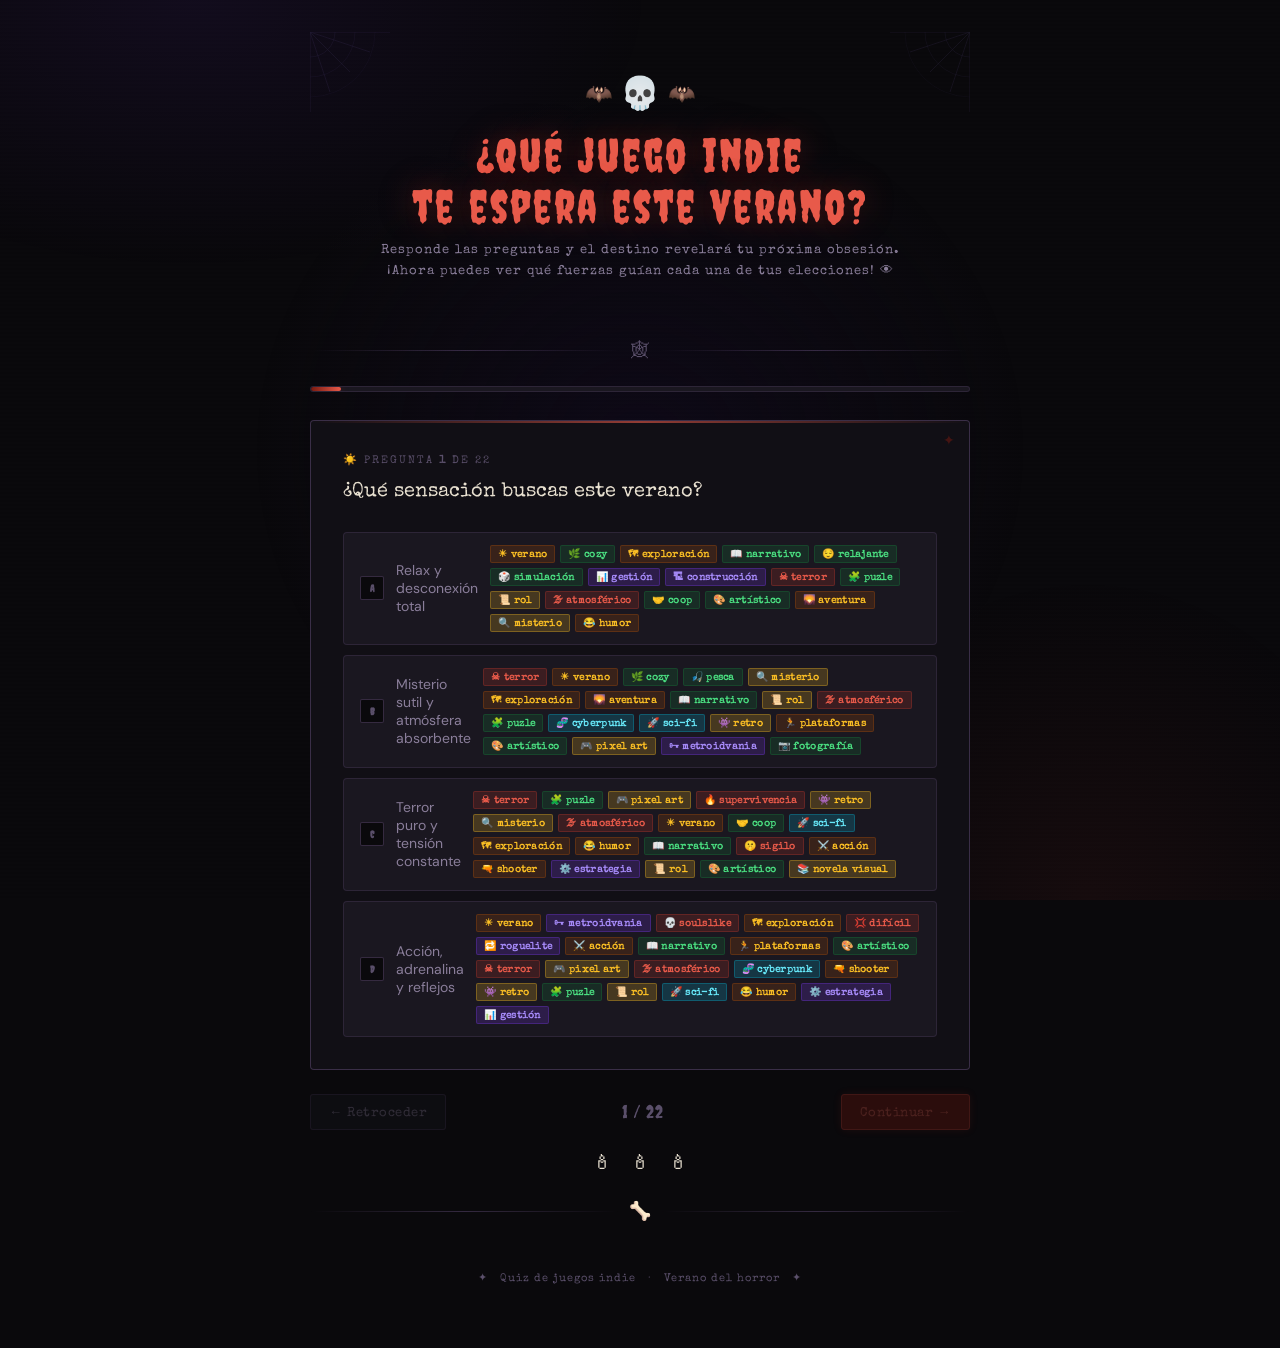
<file: index_(5).html>
<!DOCTYPE html>
<html lang="es">
<head>
  <meta charset="UTF-8">
  <meta name="viewport" content="width=device-width, initial-scale=1.0">
  <title>☠️ ¿Qué juego indie te espera este verano?</title>
  <link href="https://fonts.googleapis.com/css2?family=Creepster&family=Special+Elite&family=DM+Sans:wght@400;500;600&display=swap" rel="stylesheet">
  <style>
    *, *::before, *::after { box-sizing: border-box; margin: 0; padding: 0; }

    :root {
      --bg:        #0a090c;
      --bg2:       #110f15;
      --bg3:       #1a1720;
      --bg4:       #221e2a;
      --text:      #e8e0d0;
      --text2:     #8a7e9a;
      --text3:     #5a4f6a;
      --border:    rgba(180,140,220,0.12);
      --border2:   rgba(180,140,220,0.25);
      --red:       #c0392b;
      --red-glow:  rgba(192,57,43,0.35);
      --red-dim:   #7a1a10;
      --red-light: #e85a4a;
      --purple:    #7c3aed;
      --purple-glow: rgba(124,58,237,0.3);
      --purple-light: #a78bfa;
      --purple-dim:  #3b1d7a;
      --green:     #15803d;
      --green-light: #4ade80;
      --amber:     #b45309;
      --amber-light: #fbbf24;
      --moon:      #d4c5a9;
    }

    html { scroll-behavior: smooth; }

    body {
      background: var(--bg);
      font-family: 'DM Sans', sans-serif;
      min-height: 100vh;
      color: var(--text);
      overflow-x: hidden;
      cursor: default;
    }

    /* ── Atmospheric background ── */
    body::before {
      content: '';
      position: fixed;
      inset: 0;
      pointer-events: none;
      background:
        radial-gradient(ellipse 60% 50% at 15% 0%,   rgba(124,58,237,0.08) 0%, transparent 60%),
        radial-gradient(ellipse 40% 60% at 85% 100%,  rgba(192,57,43,0.07) 0%, transparent 60%),
        radial-gradient(ellipse 30% 40% at 50% 50%,   rgba(15,10,25,0.9) 0%, transparent 100%);
      z-index: 0;
    }

    /* ── Scanlines texture ── */
    body::after {
      content: '';
      position: fixed;
      inset: 0;
      pointer-events: none;
      background: repeating-linear-gradient(
        0deg,
        transparent,
        transparent 2px,
        rgba(0,0,0,0.03) 2px,
        rgba(0,0,0,0.03) 4px
      );
      z-index: 0;
    }

    .wrap {
      position: relative;
      z-index: 1;
      padding: 2rem 1.25rem 4rem;
      max-width: 700px;
      margin: 0 auto;
    }

    /* ── Header ── */
    .header {
      text-align: center;
      padding: 2.5rem 1rem 2rem;
      position: relative;
    }

    .skull-row {
      display: flex;
      justify-content: center;
      align-items: center;
      gap: 0.5rem;
      margin-bottom: 1rem;
    }
    .skull-row span { font-size: 22px; animation: floatBob 3s ease-in-out infinite; }
    .skull-row span:nth-child(2) { animation-delay: 0.5s; font-size: 32px; }
    .skull-row span:nth-child(3) { animation-delay: 1s; }

    @keyframes floatBob {
      0%, 100% { transform: translateY(0); }
      50%       { transform: translateY(-6px); }
    }

    .site-title {
      font-family: 'Creepster', cursive;
      font-size: clamp(28px, 7vw, 46px);
      color: var(--red-light);
      letter-spacing: 2px;
      line-height: 1.1;
      text-shadow: 0 0 30px var(--red-glow), 0 0 60px rgba(192,57,43,0.15);
      margin-bottom: 0.6rem;
    }

    .site-sub {
      font-family: 'Special Elite', cursive;
      font-size: 13px;
      color: var(--text2);
      letter-spacing: 1px;
      line-height: 1.6;
    }

    /* ── Divider with bats ── */
    .bat-divider {
      display: flex;
      align-items: center;
      gap: 10px;
      margin: 1.5rem 0;
      color: var(--text3);
      font-size: 18px;
    }
    .bat-divider::before, .bat-divider::after {
      content: '';
      flex: 1;
      height: 1px;
      background: linear-gradient(90deg, transparent, var(--border2), transparent);
    }

    /* ── Progress bar ── */
    .prog-wrap {
      height: 6px;
      background: var(--bg3);
      border-radius: 999px;
      margin-bottom: 1.75rem;
      overflow: hidden;
      border: 1px solid var(--border);
    }
    .prog-bar {
      height: 100%;
      background: linear-gradient(90deg, var(--red-dim), var(--red-light));
      border-radius: 999px;
      transition: width 0.45s cubic-bezier(0.4, 0, 0.2, 1);
      box-shadow: 0 0 8px var(--red-glow);
    }

    /* ── Question card ── */
    .qcard {
      background: var(--bg2);
      border: 1px solid var(--border2);
      border-radius: 4px;
      padding: 2rem;
      position: relative;
      overflow: hidden;
    }

    .qcard::before {
      content: '';
      position: absolute;
      top: 0; left: 0; right: 0;
      height: 2px;
      background: linear-gradient(90deg, transparent, var(--red-light), transparent);
      opacity: 0.6;
    }

    .qcard::after {
      content: '✦';
      position: absolute;
      top: 10px; right: 14px;
      color: var(--red-dim);
      font-size: 14px;
      opacity: 0.5;
    }

    .qlabel {
      font-family: 'Special Elite', cursive;
      font-size: 11px;
      color: var(--text3);
      margin-bottom: 12px;
      letter-spacing: 2px;
      text-transform: uppercase;
    }

    .qtext {
      font-family: 'Special Elite', cursive;
      font-size: clamp(16px, 4vw, 20px);
      color: var(--text);
      margin-bottom: 1.6rem;
      line-height: 1.4;
    }

    /* ── Options ── */
    .opts {
      display: flex;
      flex-direction: column;
      gap: 10px;
    }

    .opt {
      display: flex;
      align-items: center;
      gap: 12px;
      padding: 12px 16px;
      border: 1px solid var(--border);
      border-radius: 4px;
      background: var(--bg3);
      cursor: pointer;
      font-size: 14px;
      color: var(--text2);
      text-align: left;
      font-family: 'DM Sans', sans-serif;
      transition: all 0.18s ease;
      position: relative;
    }
    .opt:hover {
      border-color: var(--purple-light);
      color: var(--text);
      background: var(--bg4);
    }
    .opt.sel {
      background: rgba(124,58,237,0.12);
      border-color: var(--purple);
      color: var(--purple-light);
      box-shadow: 0 0 12px var(--purple-glow), inset 0 0 8px rgba(124,58,237,0.08);
    }
    .opt.sel-horror {
      background: rgba(192,57,43,0.12);
      border-color: var(--red);
      color: var(--red-light);
      box-shadow: 0 0 12px var(--red-glow), inset 0 0 8px rgba(192,57,43,0.08);
    }

    .opt-l {
      width: 24px; height: 24px;
      border-radius: 2px;
      border: 1px solid var(--border2);
      background: var(--bg);
      display: flex; align-items: center; justify-content: center;
      font-size: 10px;
      font-weight: 700;
      font-family: 'Creepster', cursive;
      color: var(--text3);
      transition: all 0.18s;
      flex-shrink: 0;
    }
    .opt.sel     .opt-l { background: var(--purple); border-color: var(--purple); color: white; }
    .opt.sel-horror .opt-l { background: var(--red); border-color: var(--red); color: white; }

    /* ── Dynamic Tags Container in Options ── */
    .opt-tags {
      display: flex;
      gap: 5px;
      margin-left: auto;
      flex-wrap: wrap;
    }

    .gbadge {
      font-size: 10px; padding: 2px 7px;
      border-radius: 2px; font-weight: 600;
      font-family: 'Special Elite', cursive;
      letter-spacing: 0.3px;
      white-space: nowrap;
    }
    .gbadge-horror { background: rgba(192,57,43,0.2); color: var(--red-light); border: 1px solid rgba(192,57,43,0.3); }
    .gbadge-summer { background: rgba(180,83,9,0.2);  color: var(--amber-light); border: 1px solid rgba(180,83,9,0.3); }
    .gbadge-cozy   { background: rgba(21,128,61,0.2); color: var(--green-light); border: 1px solid rgba(21,128,61,0.3); }

    /* ── Nav ── */
    .nav {
      display: flex;
      justify-content: space-between;
      align-items: center;
      margin-top: 1.5rem;
    }
    .qcount {
      font-family: 'Creepster', cursive;
      font-size: 18px;
      color: var(--text3);
      letter-spacing: 1px;
    }

    .nbtn {
      padding: 9px 18px;
      border: 1px solid var(--border2);
      border-radius: 3px;
      background: var(--bg3);
      cursor: pointer;
      font-size: 13px;
      color: var(--text2);
      font-family: 'Special Elite', cursive;
      letter-spacing: 0.5px;
      transition: all 0.2s;
    }
    .nbtn:hover:not(:disabled) { border-color: var(--purple-light); color: var(--text); background: var(--bg4); }
    .nbtn.primary {
      background: var(--red-dim);
      border-color: var(--red);
      color: var(--red-light);
      box-shadow: 0 0 10px var(--red-glow);
    }
    .nbtn.primary:hover:not(:disabled) { background: var(--red); color: white; }
    .nbtn:disabled { opacity: 0.3; cursor: not-allowed; }

    /* ── Results ── */
    .results { display: none; }

    .res-header {
      text-align: center;
      padding: 2rem;
      border: 1px solid var(--border2);
      background: var(--bg2);
      border-radius: 4px;
      margin-bottom: 1.5rem;
      position: relative;
      overflow: hidden;
    }
    .res-header::before {
      content: '';
      position: absolute;
      top: 0; left: 0; right: 0;
      height: 2px;
      background: linear-gradient(90deg, transparent, var(--purple-light), transparent);
    }
    .res-header h2 {
      font-family: 'Creepster', cursive;
      font-size: clamp(22px, 5vw, 32px);
      color: var(--purple-light);
      letter-spacing: 2px;
      text-shadow: 0 0 20px var(--purple-glow);
      margin-bottom: 8px;
    }
    .res-header p {
      font-family: 'Special Elite', cursive;
      color: var(--text2);
      font-size: 13px;
      letter-spacing: 0.5px;
      line-height: 1.6;
    }

    .res-filters {
      display: flex;
      gap: 8px;
      margin-bottom: 1.25rem;
      flex-wrap: wrap;
    }
    .filter-btn {
      padding: 5px 12px;
      border-radius: 2px;
      font-size: 11px;
      font-weight: 600;
      cursor: pointer;
      border: 1px solid var(--border2);
      background: var(--bg3);
      color: var(--text3);
      font-family: 'Special Elite', cursive;
      letter-spacing: 0.5px;
      transition: all 0.2s;
    }
    .filter-btn:hover    { border-color: var(--purple-light); color: var(--text2); }
    .filter-btn.active   { background: var(--purple-dim); border-color: var(--purple); color: var(--purple-light); box-shadow: 0 0 8px var(--purple-glow); }
    .filter-btn.f-horror { background: rgba(192,57,43,0.15); border-color: var(--red); color: var(--red-light); box-shadow: 0 0 8px var(--red-glow); }
    .filter-btn.f-summer { background: rgba(180,83,9,0.15); border-color: var(--amber); color: var(--amber-light); }
    .filter-btn.f-cozy   { background: rgba(21,128,61,0.15); border-color: var(--green); color: var(--green-light); }

    /* ── Game cards ── */
    .gcard {
      display: flex;
      align-items: center;
      gap: 14px;
      background: var(--bg2);
      border: 1px solid var(--border);
      border-radius: 3px;
      padding: 1rem 1.2rem;
      margin-bottom: 8px;
      transition: all 0.2s;
      animation: riseUp 0.4s ease both;
      position: relative;
      overflow: hidden;
    }
    .gcard::before {
      content: '';
      position: absolute;
      left: 0; top: 0; bottom: 0;
      width: 2px;
      background: var(--border2);
      transition: background 0.2s;
    }
    .gcard:hover { border-color: var(--border2); background: var(--bg3); }
    .gcard:hover::before { background: var(--purple); box-shadow: 0 0 8px var(--purple-glow); }
    .gcard.horror-card::before { background: var(--red-dim); }
    .gcard.horror-card:hover::before { background: var(--red-light); box-shadow: 0 0 8px var(--red-glow); }

    @keyframes riseUp {
      from { opacity: 0; transform: translateY(12px); }
      to   { opacity: 1; transform: translateY(0); }
    }

    .grank {
      font-family: 'Creepster', cursive;
      font-size: 24px;
      min-width: 36px;
      text-align: center;
      color: var(--text3);
    }
    .grank-1 { color: var(--amber-light); text-shadow: 0 0 12px rgba(251,191,36,0.4); }
    .grank-2 { color: #c0c0c0; }
    .grank-3 { color: #c4843a; }

    .ginfo { flex: 1; }
    .gtitle { font-size: 15px; font-weight: 600; color: var(--text); font-family: 'Special Elite', cursive; letter-spacing: 0.3px; }
    .gmeta  { display: flex; align-items: center; gap: 6px; margin-top: 5px; flex-wrap: wrap; }
    .gscore { font-size: 11px; color: var(--text3); }

    .gbar-wrap { width: 70px; background: var(--bg3); height: 4px; border-radius: 2px; overflow: hidden; flex-shrink: 0; }
    .gbar      { height: 100%; border-radius: 2px; transition: width 0.8s ease; }
    .gbar-normal { background: linear-gradient(90deg, var(--purple-dim), var(--purple-light)); }
    .gbar-horror { background: linear-gradient(90deg, var(--red-dim), var(--red-light)); }

    /* ── Actions ── */
    .actions {
      display: flex;
      gap: 10px;
      margin-top: 2rem;
      flex-wrap: wrap;
      justify-content: center;
    }
    .btn-action {
      padding: 10px 22px;
      border-radius: 3px;
      font-size: 13px;
      cursor: pointer;
      font-family: 'Special Elite', cursive;
      letter-spacing: 0.5px;
      transition: all 0.2s;
    }
    .btn-reroll {
      background: var(--red-dim);
      border: 1px solid var(--red);
      color: var(--red-light);
      box-shadow: 0 0 10px var(--red-glow);
    }
    .btn-reroll:hover { background: var(--red); color: white; }
    .btn-restart {
      background: var(--bg3);
      border: 1px solid var(--border2);
      color: var(--text2);
    }
    .btn-restart:hover { border-color: var(--purple-light); color: var(--text); }

    .candle-row {
      display: flex;
      justify-content: center;
      gap: 18px;
      margin: 1.2rem 0 0.5rem;
    }
    .candle { font-size: 20px; animation: flicker 4s ease-in-out infinite; }
    .candle:nth-child(2) { animation-delay: 1.2s; animation-duration: 3.5s; }
    .candle:nth-child(3) { animation-delay: 2.1s; animation-duration: 5s; }

    @keyframes flicker {
      0%, 95%, 100% { opacity: 1; }
      96%            { opacity: 0.4; }
      97%            { opacity: 1; }
      98%            { opacity: 0.6; }
      99%            { opacity: 1; }
    }

    .spider-wrap { position: relative; }
    .web-svg {
      position: absolute;
      width: 80px; height: 80px;
      opacity: 0.12;
      pointer-events: none;
    }
    .web-tl { top: 0; left: 0; }
    .web-tr { top: 0; right: 0; transform: scaleX(-1); }

    .footer {
      text-align: center;
      margin-top: 3rem;
      font-family: 'Special Elite', cursive;
      font-size: 11px;
      color: var(--text3);
      letter-spacing: 1px;
    }
    
    .filter-btn.f-strategy { background: rgba(167,139,250,0.15); border-color: var(--purple-light); color: var(--purple-light); }
	.filter-btn.f-rpg { background: rgba(251,191,36,0.15); border-color: var(--amber); color: var(--amber-light); }
	.filter-btn.f-cyberpunk { background: rgba(6,182,212,0.15); border-color: #06b6d4; color: #67e8f9; }
	
	/* Nuevos estilos de diseño para los botones de filtros activos */
	.filter-btn.f-strategy  { background: rgba(124,58,237,0.15); border-color: var(--purple); color: var(--purple-light); box-shadow: 0 0 8px var(--purple-glow); }
	.filter-btn.f-rpg       { background: rgba(251,191,36,0.15);  border-color: var(--amber);  color: var(--amber-light);  box-shadow: 0 0 8px rgba(251,191,36,0.2); }
	.filter-btn.f-cyberpunk { background: rgba(6,182,212,0.15);   border-color: #06b6d4;      color: #67e8f9;             box-shadow: 0 0 8px rgba(6,182,212,0.3); }
	
	/* Nuevos estilos de diseño para las etiquetas pequeñas (Badges) */
	.gbadge-strategy  { background: rgba(124,58,237,0.2); color: var(--purple-light); border: 1px solid rgba(124,58,237,0.3); }
	.gbadge-rpg       { background: rgba(251,191,36,0.2);  color: var(--amber-light);  border: 1px solid rgba(251,191,36,0.3); }
	.gbadge-cyberpunk { background: rgba(6,182,212,0.2);   color: #67e8f9;             border: 1px solid rgba(6,182,212,0.3); }

    /* ── Paginación / Cargar más ── */
    .res-counter {
      font-family: 'Special Elite', cursive;
      font-size: 11px;
      color: var(--text3);
      letter-spacing: 1px;
      text-align: center;
      margin-bottom: 1rem;
    }
    .res-counter b { color: var(--text2); }

    .load-more-wrap {
      text-align: center;
      margin: 1.2rem 0 0.5rem;
    }
    .btn-load-more {
      padding: 10px 28px;
      border-radius: 3px;
      font-size: 12px;
      cursor: pointer;
      font-family: 'Special Elite', cursive;
      letter-spacing: 1px;
      background: var(--bg3);
      border: 1px solid var(--border2);
      color: var(--text2);
      transition: all 0.2s;
      position: relative;
      overflow: hidden;
    }
    .btn-load-more:hover { border-color: var(--purple-light); color: var(--text); background: var(--bg4); }
    .btn-load-more:disabled { opacity: 0.3; cursor: not-allowed; }
    .btn-load-more .lm-count {
      display: inline-block;
      margin-left: 6px;
      font-size: 10px;
      color: var(--text3);
    }
    .end-message {
      text-align: center;
      padding: 1rem 0 0.5rem;
      font-family: 'Special Elite', cursive;
      font-size: 11px;
      color: var(--text3);
      letter-spacing: 1px;
    }
	
  </style>
</head>
<body>

<div class="wrap" id="app">

  <div class="header">
    <svg class="web-svg web-tl" viewBox="0 0 80 80" fill="none" xmlns="http://www.w3.org/2000/svg">
      <path d="M0 0 L80 0 M0 0 L0 80" stroke="#a78bfa" stroke-width="0.8"/>
      <path d="M0 0 L60 20 M0 0 L20 60 M0 0 L40 40" stroke="#a78bfa" stroke-width="0.6"/>
      <ellipse cx="0" cy="0" rx="25" ry="25" stroke="#a78bfa" stroke-width="0.5" fill="none"/>
      <ellipse cx="0" cy="0" rx="45" ry="45" stroke="#a78bfa" stroke-width="0.4" fill="none"/>
      <ellipse cx="0" cy="0" rx="65" ry="65" stroke="#a78bfa" stroke-width="0.3" fill="none"/>
    </svg>
    <svg class="web-svg web-tr" viewBox="0 0 80 80" fill="none" xmlns="http://www.w3.org/2000/svg">
      <path d="M0 0 L80 0 M0 0 L0 80" stroke="#a78bfa" stroke-width="0.8"/>
      <path d="M0 0 L60 20 M0 0 L20 60 M0 0 L40 40" stroke="#a78bfa" stroke-width="0.6"/>
      <ellipse cx="0" cy="0" rx="25" ry="25" stroke="#a78bfa" stroke-width="0.5" fill="none"/>
      <ellipse cx="0" cy="0" rx="45" ry="45" stroke="#a78bfa" stroke-width="0.4" fill="none"/>
      <ellipse cx="0" cy="0" rx="65" ry="65" stroke="#a78bfa" stroke-width="0.3" fill="none"/>
    </svg>

    <div class="skull-row">
      <span>🦇</span><span>💀</span><span>🦇</span>
    </div>
    <div class="site-title">¿Qué juego indie<br>te espera este verano?</div>
    <div class="site-sub">
      Responde las preguntas y el destino revelará tu próxima obsesión.<br>
      ¡Ahora puedes ver qué fuerzas guían cada una de tus elecciones! 👁
    </div>
  </div>

  <div class="bat-divider">🕸</div>

  <div id="quiz-section" class="spider-wrap">
    <div class="prog-wrap">
      <div class="prog-bar" id="prog"></div>
    </div>
    <div class="qcard">
      <div class="qlabel" id="qlabel"></div>
      <div class="qtext" id="qtext"></div>
      <div class="opts"  id="opts"></div>
    </div>
    <div class="nav">
      <button class="nbtn" id="prevBtn" onclick="nav(-1)" type="button">← Retroceder</button>
      <span   class="qcount" id="qcount"></span>
      <button class="nbtn primary" id="nextBtn" onclick="nav(1)" type="button">Continuar →</button>
    </div>
    <div class="candle-row"><span class="candle">🕯</span><span class="candle">🕯</span><span class="candle">🕯</span></div>
  </div>

  <div class="results" id="results-section">
    <div class="res-header">
      <h2>☠ El oráculo ha hablado ☠</h2>
      <p id="res-sub"></p>
    </div>

    <div class="res-filters">
      <button class="filter-btn active" id="filter-all"    onclick="filterResults('all')"    type="button">🎲 Todos</button>
      <button class="filter-btn"        id="filter-summer" onclick="filterResults('summer')" type="button">☀️ Verano</button>
      <button class="filter-btn"        id="filter-horror" onclick="filterResults('horror')" type="button">👻 Terror</button>
      <button class="filter-btn"        id="filter-cozy"   onclick="filterResults('cozy')"   type="button">🌿 Cozy</button>
      <!-- Añadir dentro de <div class="res-filters"> -->
		<button class="filter-btn" id="filter-strategy" onclick="filterResults('strategy')" type="button">⚙️ Estrategia</button>
		<button class="filter-btn" id="filter-rpg"      onclick="filterResults('rpg')"      type="button">📜 Rol/Narrativo</button>
		<button class="filter-btn" id="filter-cyberpunk" onclick="filterResults('cyberpunk')" type="button">🧬 Cyberpunk</button>
    </div>

    <div id="game-list"></div>

    <div class="load-more-wrap" id="load-more-wrap" style="display:none;">
      <button class="btn-load-more" id="load-more-btn" onclick="loadMore()" type="button">
        ✦ Mostrar más resultados <span class="lm-count" id="lm-count"></span>
      </button>
    </div>
    <div class="end-message" id="end-message" style="display:none;">✦ Has llegado al final del destino ✦</div>

    <div class="actions">
      <button class="btn-action btn-reroll"   onclick="rerollResults()" type="button">🎲 Invocar de nuevo</button>
      <button class="btn-action btn-restart"  onclick="restart()"       type="button">💀 Empezar de cero</button>
    </div>
  </div>

  <div class="bat-divider">🦴</div>
  <div class="footer">✦ &nbsp; Quiz de juegos indie &nbsp; · &nbsp; Verano del horror &nbsp; ✦</div>
</div>

<script>
// ==========================================
// 1. BASE DE DATOS UNIFICADA DE JUEGOS (GAME_TAGS)
// ==========================================
const GAME_TAGS = {
  // --- TERROR ---
  "Tormented Souls": ["horror", "puzzle", "pixelart", "survival", "retro"],
  "Crow Country": ["horror", "puzzle", "pixelart", "retro", "misterio"],
  "Faith: The Unholy Trinity": ["horror", "pixelart", "retro", "misterio", "atmosfera"],
  "Amnesia: The Bunker": ["horror", "summer", "survival", "misterio", "tenso"],
  "Phasmophobia": ["horror", "cooperativo", "misterio", "tenso", "multijugador"],
  "Iron Lung": ["horror", "sci-fi", "submarino", "tenso", "atmosfera"],
  "My House.wad": ["horror", "misterio", "retro", "pixelart", "atmosfera"],
  "Dredge": ["horror", "summer", "cozy", "pesca", "misterio"],
  "Omori": ["horror", "cozy", "rpg", "pixelart", "narrativo"],
  "Norco": ["horror", "narrativo", "aventura", "misterio", "atmosfera"],
  "Disco Elysium": ["horror", "summer", "rpg", "narrativo", "detectivesco"],
  "Return of the Obra Dinn": ["horror", "puzzle", "misterio", "narrativo", "atmosfera"],
  "Beacon Pines": ["horror", "cozy", "narrativo", "aventura", "puzzle"],
  "Signalis": ["horror", "sci-fi", "misterio", "pixelart", "atmosfera"],
  "The Long Dark": ["horror", "summer", "survival", "exploracion", "atmosfera"],
  "Spiritfarer": ["horror", "cozy", "summer", "narrativo", "gestion"],
  "Grave Seasons": ["horror", "cozy", "summer", "simulacion", "only-english"],
  "Mina the Hollower": ["horror", "summer", "accion", "retro", "pixelart"],
  "Blighted": ["horror", "summer", "accion", "roguelite", "pixelart"],
  "Vagante": ["horror", "roguelite", "plataformas", "pixelart", "dificil"],
  "Lethal Company": ["horror", "cooperativo", "multijugador", "tenso", "humor"],
  "Doki Doki Literature Club": ["horror", "cozy", "narrativo", "visual-novel", "pixelart"],
  "Inscryption": ["horror", "strategy", "cartas", "misterio", "puzzle"],
  "Darkwood": ["horror", "survival", "atmosfera", "tenso", "pixelart"],
  "Little Nightmares II": ["horror", "plataformas", "atmosfera", "narrativo", "puzzle"],
  "SOMA": ["horror", "sci-fi", "narrativo", "misterio", "atmosfera"],
  "Subnautica": ["horror", "summer", "survival", "exploracion", "sci-fi"],
  "Salt and Sanctuary": ["horror", "soulslike", "plataformas", "dificil", "pixelart"],
  "Curse of the Dead Gods": ["horror", "roguelite", "accion", "dificil", "pixelart"],
  "GRIME": ["horror", "soulslike", "accion", "exploracion", "atmosfera"],
  "Blasphemous": ["horror", "soulslike", "pixelart", "plataformas", "dificil"],
  "Buckshot Roulette": ["horror", "puzzle", "tenso", "misterio", "corto"],
  "Gloomwood": ["horror", "sigilo", "accion", "atmosfera", "retro"],
  "Dusk": ["horror", "summer", "accion", "retro", "shooter"],
  "Selaco": ["horror", "summer", "accion", "shooter", "retro"],
  "Pathologic 2": ["horror", "rpg", "survival", "narrativo", "atmosfera"],
  "Anemoiapolis": ["horror", "puzzle", "liminal", "exploracion", "atmosfera"],
  "Slay the Princess": ["horror", "rpg", "narrativo", "visual-novel", "misterio"],

  // --- ESTRATEGIA Y GESTIÓN ---
  "Loop Hero": ["strategy", "horror", "summer", "roguelite", "cartas"],
  "Papers Please": ["strategy", "summer", "narrativo", "pixelart", "tenso"],
  "Barotrauma": ["horror", "strategy", "cooperativo", "survival", "submarino"],
  "Songs of Syx": ["strategy", "summer", "gestion", "construccion", "only-english"],
  "Manor Lords": ["strategy", "summer", "gestion", "construccion", "simulacion"],
  "Frostpunk 2": ["strategy", "horror", "gestion", "survival", "narrativo"],
  "Against the Storm": ["strategy", "horror", "roguelite", "gestion", "construccion"],
  "Cult of the Lamb": ["horror", "cozy", "strategy", "roguelite", "gestion"],
  "Factorio": ["strategy", "gestion", "construccion", "simulacion", "dificil"],
  "RimWorld": ["strategy", "horror", "gestion", "simulacion", "narrativo"],

  // --- ROL / NARRATIVO ---
  "Citizen Sleeper": ["rpg", "cyberpunk", "cozy", "narrativo", "sci-fi"],
  "Pentiment": ["rpg", "horror", "narrativo", "pixelart", "historico"],
  "1000xRESIST": ["horror", "rpg", "summer", "narrativo", "sci-fi"],
  "The Cosmic Wheel Sisterhood": ["rpg", "cozy", "narrativo", "misterio", "pixelart"],
  "Limbus Company": ["rpg", "horror", "narrativo", "accion", "pixelart"],
  "Arcadian Atlas": ["rpg", "strategy", "summer", "pixelart", "tactico"],
  "Cassette Beasts": ["rpg", "cozy", "summer", "pixelart", "exploracion"],

  // --- CYBERPUNK / SCI-FI ---
  "Ghostrunner 2": ["cyberpunk", "summer", "accion", "plataformas", "dificil"],
  "Katana ZERO": ["cyberpunk", "horror", "accion", "pixelart", "narrativo"],
  "Nine Sols": ["rpg", "cyberpunk", "horror", "soulslike", "accion"],
  "Mullet MadJack": ["cyberpunk", "summer", "accion", "shooter", "retro"],
  "Pacific Drive": ["horror", "sci-fi", "summer", "survival", "atmosfera"],
  "Stray": ["cyberpunk", "cozy", "exploracion", "narrativo", "atmosfera"],
  "Cloudpunk": ["cyberpunk", "summer", "narrativo", "pixelart", "atmosfera"],
  "Shadows of Doubt": ["cyberpunk", "horror", "misterio", "detectivesco", "simulacion"],

  // --- SOLO EN INGLÉS ---
  "Who's Lila?": ["horror", "puzzle", "misterio", "narrativo", "only-english"],
  "Ostranauts": ["strategy", "cyberpunk", "survival", "simulacion", "only-english"],
  "Caves of Qud": ["rpg", "sci-fi", "roguelite", "exploracion", "only-english"],
  "Milk inside a bag of milk": ["horror", "narrativo", "corto", "visual-novel", "only-english"],
  "Mainframe Industries": ["cyberpunk", "puzzle", "hacking", "sci-fi", "only-english"],
  "Hypnospace Outlaw": ["rpg", "narrativo", "misterio", "retro", "only-english"],
  "Aquaria": ["summer", "cozy", "metroidvania", "exploracion", "only-english"],

  // --- COZY, RELAX Y VERANO ---
  "Cloudheim": ["cozy", "summer", "rpg", "exploracion", "construccion"],
  "Pseudoregalia": ["summer", "puzzle", "plataformas", "exploracion", "pixelart"],
  "A Short Hike": ["summer", "cozy", "exploracion", "narrativo", "relajante"],
  "Stardew Valley": ["summer", "cozy", "simulacion", "gestion", "construccion"],
  "Hokko Life": ["summer", "cozy", "simulacion", "construccion", "relajante"],
  "Unpacking": ["summer", "cozy", "puzzle", "narrativo", "relajante"],
  "Coral Island": ["summer", "cozy", "simulacion", "rpg", "relajante"],
  "Cozy Grove": ["summer", "cozy", "simulacion", "narrativo", "relajante"],
  "Alba: A Wildlife Adventure": ["summer", "cozy", "exploracion", "narrativo", "relajante"],
  "Cloud Gardens": ["summer", "cozy", "puzzle", "relajante", "creativo"],
  "Journey": ["summer", "cozy", "exploracion", "atmosfera", "cooperativo"],
  "Flower": ["summer", "cozy", "relajante", "atmosfera", "artístico"],
  "Abzû": ["summer", "cozy", "exploracion", "atmosfera", "relajante"],
  "Moonlight Peaks": ["summer", "cozy", "simulacion", "rpg", "relajante"],
  "Tales of Seikyu": ["summer", "cozy", "simulacion", "rpg", "gestion"],
  "Woodo": ["summer", "cozy", "puzzle", "construccion", "relajante"],
  "Eastshade": ["summer", "cozy", "exploracion", "narrativo", "artístico"],
  "Dordogne": ["summer", "cozy", "narrativo", "aventura", "artístico"],
  "Outer Wilds": ["summer", "exploracion", "aventura", "misterio", "narrativo"],
  "Sable": ["summer", "exploracion", "aventura", "rpg", "atmosfera"],
  "Tchia": ["summer", "exploracion", "aventura", "cozy", "narrativo"],
  "Sailwind": ["summer", "simulacion", "exploracion", "relajante", "aventura"],
  "Tunic": ["summer", "puzzle", "exploracion", "soulslike", "misterio"],
  "Tails of Iron": ["summer", "accion", "rpg", "narrativo", "pixelart"],
  "Kena: Bridge of Spirits": ["summer", "accion", "aventura", "narrativo", "cozy"],
  "Weird West": ["summer", "rpg", "accion", "narrativo", "roguelite"],
  "Phoenotopia Awakening": ["summer", "rpg", "aventura", "plataformas", "pixelart"],
  "Moonlighter 2: The Endless Vault": ["summer", "rpg", "roguelite", "gestion", "accion"],
  "Outbound": ["summer", "cozy", "exploracion", "aventura", "cooperativo"],
  "Dave the Diver": ["summer", "cozy", "accion", "gestion", "aventura"],
  "Firewatch": ["summer", "narrativo", "exploracion", "misterio", "atmosfera"],
  "CrossCode": ["summer", "rpg", "accion", "puzzle", "pixelart"],
  "Sea of Stars": ["summer", "rpg", "pixelart", "narrativo", "aventura"],
  "TMNT: Shredder's Revenge": ["summer", "accion", "retro", "cooperativo", "plataformas"],
  "Sonic Mania": ["summer", "accion", "plataformas", "retro", "pixelart"],
  "Shovel Knight": ["summer", "accion", "plataformas", "retro", "pixelart"],
  "A Hat in Time": ["summer", "cozy", "plataformas", "aventura", "humor"],
  "Demon Turf": ["summer", "plataformas", "accion", "pixelart", "humor"],
  "Ratatan": ["summer", "accion", "rítmico", "cooperativo", "pixel"],
  "Neon White": ["summer", "accion", "plataformas", "rítmico", "speedrun"],
  "Ultrakill": ["summer", "accion", "shooter", "retro", "dificil"],
  "Art of Rally": ["summer", "simulacion", "relajante", "artístico", "cozy"],
  "Raft": ["summer", "survival", "construccion", "exploracion", "cooperativo"],
  "Sail Forth": ["summer", "exploración", "aventura", "relajante", "piratas"],
  "Windbound": ["summer", "survival", "exploracion", "aventura", "relajante"],
  "King of Seas": ["summer", "accion", "piratas", "aventura", "rpg"],
  "Moonglow Bay": ["summer", "cozy", "pesca", "narrativo", "rpg"],
  "Pine": ["summer", "rpg", "exploracion", "aventura", "sandbox"],
  "Chained Echoes": ["summer", "rpg", "pixelart", "narrativo", "aventura"],
  "Ara Fell": ["summer", "rpg", "narrativo", "pixelart", "aventura"],
  "Wytchwood": ["summer", "cozy", "aventura", "puzzle", "narrativo"],
  "TOEM": ["summer", "cozy", "puzzle", "fotografía", "narrativo"],
  "Littlewood": ["summer", "cozy", "simulacion", "gestion", "pixelart"],
  "Garden Story": ["summer", "cozy", "rpg", "aventura", "pixelart"],
  "What Remains of Edith Finch": ["summer", "cozy", "narrativo", "exploración", "atmosfera"],
  "Gris": ["summer", "cozy", "plataformas", "artístico", "narrativo"],
  "West of Loathing": ["summer", "rpg", "humor", "narrativo", "pixelart"],
  "Slay the Spire": ["summer", "strategy", "roguelite", "cartas", "dificil"],
  "Balatro": ["summer", "strategy", "cartas", "roguelite", "humor"],
  "Ori and the Will of the Wisps": ["summer", "cozy", "plataformas", "artístico", "aventura"],
  "Townscaper": ["summer", "cozy", "construccion", "relajante", "creativo"],
  "A Little to the Left": ["summer", "cozy", "puzzle", "relajante", "humor"],
  "Summerhouse": ["summer", "cozy", "construccion", "relajante", "pixelart"],
  "The Garden Path": ["summer", "cozy", "simulacion", "relajante", "artístico"],
  "Hyper Light Drifter": ["summer", "accion", "exploracion", "pixelart", "atmosfera"],
  "Rogue Legacy 2": ["summer", "rpg", "roguelite", "plataformas", "dificil"],
  "Enter the Gungeon": ["summer", "accion", "roguelite", "shooter", "pixelart"],
  "Core Keeper": ["summer", "cozy", "survival", "construccion", "cooperativo"],
  "Dinkum": ["summer", "cozy", "simulacion", "gestion", "exploracion"],
  "Wanderburg": ["summer", "cozy", "construccion", "gestion", "relajante"],
  "Valheim": ["summer", "survival", "construccion", "cooperativo", "exploracion"],
  "Terraria": ["summer", "survival", "construccion", "accion", "pixelart"],
  "It Takes Two": ["summer", "cooperativo", "plataformas", "aventura", "puzzle"],
  "Pode": ["summer", "cozy", "puzzle", "cooperativo", "atmosfera"],
  "Rivals of Aether": ["summer", "accion", "lucha", "pixelart", "competitivo"],
  "Deep Rock Galactic": ["summer", "accion", "cooperativo", "shooter", "humor"],
  "OneShot": ["cozy", "puzzle", "narrativo", "pixelart", "misterio"],
  "Jazzpunk": ["summer", "aventura", "humor", "corto", "retro"],
  "Baba Is You": ["summer", "puzzle", "creativo", "dificil", "pixelart"],
  "The Witness": ["summer", "puzzle", "exploracion", "misterio", "dificil"],
  "The Talos Principle": ["summer", "puzzle", "narrativo", "misterio", "filosófico"],
  "Heaven's Vault": ["summer", "narrativo", "aventura", "misterio", "exploracion"],
  "Braid": ["summer", "puzzle", "plataformas", "narrativo", "artístico"],
  "Fez": ["summer", "puzzle", "plataformas", "exploracion", "pixelart"],
  "Patrick's Parabox": ["summer", "puzzle", "dificil", "creativo", "pixelart"],
  "Carto": ["summer", "cozy", "puzzle", "narrativo", "exploracion"],
  "Opus Magnum": ["summer", "puzzle", "strategy", "creativo", "relajante"],
  "Turing Complete": ["summer", "puzzle", "strategy", "creativo", "dificil"],
  "Viewfinder": ["summer", "puzzle", "exploracion", "creativo", "atmosfera"],
  "Superliminal": ["summer", "puzzle", "exploracion", "humor", "atmosfera"],
  "Antichamber": ["summer", "puzzle", "exploracion", "dificil", "atmosfera"],
  "Manifold Garden": ["summer", "puzzle", "artístico", "atmosfera", "exploracion"],
  "Everything": ["summer", "cozy", "relajante", "filosófico", "artístico"],
  "Donut County": ["summer", "cozy", "puzzle", "humor", "narrativo"],
  "Plug & Play": ["cozy", "puzzle", "artístico", "corto", "surrealista"],
  "Manual Samuel": ["summer", "humor", "aventura", "corto", "plataformas"],
  "Accounting+": ["summer", "humor", "vr", "corto", "aventura"],
  "Cuphead": ["summer", "accion", "plataformas", "retro", "dificil"],
  "Moving Out 2": ["summer", "cooperativo", "humor", "accion", "plataformas"],
  "Party Animals": ["summer", "cooperativo", "humor", "multijugador", "accion"],
  "Trine 4": ["summer", "cooperativo", "puzzle", "plataformas", "aventura"],
  "Goat Simulator 3": ["summer", "humor", "sandbox", "cooperativo", "surrealista"],
  "Untitled Goose Game": ["summer", "cozy", "humor", "puzzle", "aventura"],
  "Kind Words (lo fi chill beats to write to)": ["cozy", "relajante", "social", "artístico", "corto"],
  "Thank Goodness You're Here!": ["summer", "humor", "aventura", "corto", "artístico"],
  "D-topia": ["summer", "cozy", "construccion", "relajante", "pixelart"],
  "Swan Song": ["cozy", "summer", "narrativo", "aventura", "atmosfera"],
  "Calx": ["summer", "cozy", "puzzle", "relajante", "artístico"],
  "Animal Well": ["horror", "puzzle", "cozy", "metroidvania", "exploracion"],
  "Strange Horticulture": ["cozy", "puzzle", "summer", "misterio", "narrativo"],
  "Wanderstop": ["cozy", "summer", "simulacion", "narrativo", "relajante"],
  "Smushi Come Home": ["cozy", "summer", "aventura", "plataformas", "relajante"],
  "Bunhouse": ["cozy", "summer", "simulacion", "relajante", "humor"],
  "Lake": ["cozy", "summer", "narrativo", "simulacion", "relajante"],
  "Potion Permit": ["cozy", "rpg", "summer", "simulacion", "narrativo"],
  "Judgment Apocalypse": ["strategy", "horror", "survival", "gestion", "construccion"],
  "Hollow Knight": ["summer", "metroidvania", "soulslike", "exploracion", "dificil"],
  "Dead Cells": ["summer", "roguelite", "accion", "metroidvania", "dificil"],
  "Hades": ["summer", "roguelite", "accion", "narrativo", "dificil"],
  "Celeste": ["summer", "plataformas", "narrativo", "dificil", "artístico"],
  "Rusty Lake: Hotel": ["horror", "puzzle", "misterio", "narrativo", "surrealista"],
  "Akane": ["cyberpunk", "summer", "accion", "pixelart", "dificil", "only-english"],
  "Dark Scrolls": ["summer", "strategy", "roguelite", "accion", "pixelart"],
  "Bread & Fred": ["cooperativo", "plataformas", "humor", "dificil", "pixelart"],


  // --- JUEGOS FALTANTES (referenciados en preguntas) ---
  "Unbound: Worlds Apart": ["summer", "rpg", "plataformas", "aventura", "pixelart"],
  "Chants of Sennaar": ["summer", "puzzle", "narrativo", "misterio", "artístico"],
  "Ruiner": ["cyberpunk", "accion", "shooter", "dificil", "pixelart"],
  "Jusant": ["summer", "cozy", "plataformas", "exploracion", "artístico"],
  "Biomutant": ["summer", "rpg", "accion", "exploracion", "aventura"],
  "Coffee Talk": ["cozy", "summer", "narrativo", "relajante", "visual-novel"],
  "Sanitarium": ["horror", "puzzle", "narrativo", "misterio", "atmosfera"],

  // --- JOYAS OCULTAS DE TERROR / MISTERIO ---
  "Mundaun": ["horror", "puzzle", "misterio", "atmosfera", "artístico"],
  "Who's Lila?": ["horror", "puzzle", "misterio", "narrativo", "only-english"],
  "Milk inside a bag of milk": ["horror", "narrativo", "corto", "visual-novel", "only-english"],
  "Lunacid": ["horror", "rpg", "exploracion", "retro", "atmosfera"],
  "Growing Up In The Caves": ["horror", "cozy", "survival", "narrativo", "pixelart"],

  // --- JOYAS OCULTAS DE STRATEGY / CYBERPUNK / SCI-FI ---
  "Ostranauts": ["strategy", "cyberpunk", "survival", "simulacion", "only-english"],
  "Mainframe Industries": ["cyberpunk", "puzzle", "sci-fi", "narrativo", "only-english"],
  "Highfleet": ["strategy", "sci-fi", "accion", "gestion", "atmosfera"],
  "Caves of Qud": ["rpg", "sci-fi", "roguelite", "exploracion", "only-english"],
  "Void Bastards": ["sci-fi", "summer", "accion", "roguelite", "humor"],

  // --- JOYAS OCULTAS DE RELAX / VERANO / COZY ---
  "Umurangi Generation": ["cyberpunk", "summer", "fotografía", "artístico", "atmosfera"],
  "Shedworksable (Sable)": ["summer", "cozy", "exploracion", "aventura", "atmosfera"],
  "Northern Journey": ["summer", "rpg", "exploracion", "aventura", "atmosfera"],
  "Aquaria": ["summer", "cozy", "metroidvania", "exploracion", "only-english"],
  "Cloud Meadow": ["cozy", "rpg", "simulacion", "gestion", "construccion"],
};

// Configuración visual centralizada de etiquetas para evitar repeticiones absurdas
const TAG_CONFIG = {
  'horror':       { text: '☠ terror',      class: 'gbadge-horror' },
  'summer':       { text: '☀ verano',      class: 'gbadge-summer' },
  'cozy':         { text: '🌿 cozy',        class: 'gbadge-cozy' },
  'strategy':     { text: '⚙️ estrategia',  class: 'gbadge-strategy' },
  'rpg':          { text: '📜 rol',         class: 'gbadge-rpg' },
  'cyberpunk':    { text: '🧬 cyberpunk',   class: 'gbadge-cyberpunk' },
  'puzzle':       { text: '🧩 puzle',       class: 'gbadge-cozy' },
  'sci-fi':       { text: '🚀 sci-fi',      class: 'gbadge-cyberpunk' },
  'narrativo':    { text: '📖 narrativo',   class: 'gbadge-cozy' },
  'roguelite':    { text: '🔁 roguelite',   class: 'gbadge-strategy' },
  'exploracion':  { text: '🗺 exploración', class: 'gbadge-summer' },
  'survival':     { text: '🔥 supervivencia', class: 'gbadge-horror' },
  'accion':       { text: '⚔️ acción',      class: 'gbadge-summer' },
  'pixelart':     { text: '🎮 pixel art',   class: 'gbadge-rpg' },
  'cooperativo':  { text: '🤝 coop',        class: 'gbadge-cozy' },
  'metroidvania': { text: '🗝 metroidvania', class: 'gbadge-strategy' },
  'soulslike':    { text: '💀 soulslike',   class: 'gbadge-horror' },
  'atmosfera':    { text: '🌫 atmosférico', class: 'gbadge-horror' },
  'misterio':     { text: '🔍 misterio',    class: 'gbadge-rpg' },
  'gestion':      { text: '📊 gestión',     class: 'gbadge-strategy' },
  'construccion': { text: '🏗 construcción', class: 'gbadge-strategy' },
  'simulacion':   { text: '🎲 simulación',  class: 'gbadge-cozy' },
  'relajante':    { text: '😌 relajante',   class: 'gbadge-cozy' },
  'plataformas':  { text: '🏃 plataformas', class: 'gbadge-summer' },
  'retro':        { text: '👾 retro',       class: 'gbadge-rpg' },
  'dificil':      { text: '💢 difícil',     class: 'gbadge-horror' },
  'humor':        { text: '😂 humor',       class: 'gbadge-summer' },
  'aventura':     { text: '🌄 aventura',    class: 'gbadge-summer' },
  'cartas':       { text: '🃏 cartas',      class: 'gbadge-strategy' },
  'shooter':      { text: '🔫 shooter',     class: 'gbadge-summer' },
  'artístico':    { text: '🎨 artístico',   class: 'gbadge-cozy' },
  'fotografía':   { text: '📷 fotografía',  class: 'gbadge-cozy' },
  'pesca':        { text: '🎣 pesca',       class: 'gbadge-cozy' },
  'sigilo':       { text: '🤫 sigilo',      class: 'gbadge-horror' },
  'visual-novel': { text: '📚 novela visual', class: 'gbadge-rpg' },
  'piratas':      { text: '🏴‍☠️ piratas',    class: 'gbadge-summer' },
};

// Función única y global para extraer tags de un juego
function getTag(g) { 
  return GAME_TAGS[g] || ["summer"]; 
}

// ==========================================
// 2. BANCO DE PREGUNTAS (Q)
// ==========================================
const Q = [
  { e:"☀️", t:"¿Qué sensación buscas este verano?", o:[
    {l:"A",t:"Relax y desconexión total",g:["A Short Hike","Stardew Valley","Hokko Life","Spiritfarer","Unpacking","Coral Island","Cozy Grove","Alba: A Wildlife Adventure","Cloud Gardens","Journey","Flower","Abzû","Moonlight Peaks","Tales of Seikyu","Woodo","Eastshade","Dordogne","Strange Horticulture","Wanderstop","Bunhouse","Lake","Potion Permit","Cloudheim"]},
    {l:"B",t:"Misterio sutil y atmósfera absorbente",g:["Dredge","Outer Wilds","Sable","Norco","Disco Elysium","Return of the Obra Dinn","Beacon Pines","Citizen Sleeper","Hypnospace Outlaw","What Remains of Edith Finch","Gris","The Cosmic Wheel Sisterhood","Animal Well","Strange Horticulture","Pentiment","Who's Lila?", "Umurangi Generation"]},
    {l:"C",t:"Terror puro y tensión constante",g:["Tormented Souls","Crow Country","Faith: The Unholy Trinity","Amnesia: The Bunker","Phasmophobia","Iron Lung","My House.wad","Darkwood","Signalis","The Long Dark","Lethal Company","SOMA","Subnautica","Buckshot Roulette","Gloomwood","Dusk","Selaco","Barotrauma","Pathologic 2","Mundaun", "Milk inside a bag of milk"]},
    {l:"D",t:"Acción, adrenalina y reflejos",g:["Hollow Knight","Dead Cells","Hades","Celeste","Salt and Sanctuary","Curse of the Dead Gods","GRIME","Blasphemous","Katana ZERO","Neon White","Ultrakill","Ghostrunner 2","Mullet MadJack","Pseudoregalia","Enter the Gungeon","Rogue Legacy 2", "Void Bastards", "Highfleet", "Akane", "Dark Scrolls"]}
  ]},
  { e:"🏖️", t:"Tu escenario ideal para perderte sería…", o:[
    {l:"A",t:"Playa e islas tropicales",g:["Dave the Diver","Hokko Life","Tchia","Subnautica","Raft","Dredge","Coral Island"]},
    {l:"B",t:"Mar y navegación (de día... y de noche)",g:["Sailwind","Dredge","Sail Forth","Raft","King of Seas","Windbound","Iron Lung","Barotrauma","Aquaria","Subnautica"]},
    {l:"C",t:"Montañas y naturaleza",g:["A Short Hike","Firewatch","The Long Dark","Celeste","Alba: A Wildlife Adventure","Stardew Valley","Ori and the Will of the Wisps","Amnesia: The Bunker","Cloudheim","Mundaun","Northern Journey"]},
    {l:"D",t:"Ciudad o entorno urbano",g:["Cloudpunk","Disco Elysium","Norco","Beacon Pines","Citizen Sleeper","Hypnospace Outlaw","My House.wad","Phasmophobia","Shadows of Doubt","Stray", "Umurangi Generation", "Akane"]},
    {l:"E",t:"Fantasía y mundos imaginarios",g:["Pine","Chained Echoes","Phoenotopia Awakening","CrossCode","Ara Fell","Moonlight Peaks","Grave Seasons","Tales of Seikyu","Unbound: Worlds Apart","GRIME","Blasphemous","Nine Sols","Cassette Beasts"]},
    {l:"F",t:"Lugares oscuros y perturbadores",g:["Darkwood","SOMA","Signalis","Little Nightmares II","Omori","Salt and Sanctuary","Vagante","Inscryption","Hollow Knight","Tormented Souls","Crow Country","Faith: The Unholy Trinity","Slay the Princess", "Lunacid", "Caves of Qud"]}
  ]},
  { e:"🚗", t:"Si tuvieras vacaciones virtuales, elegirías…", o:[
    {l:"A",t:"Explorar libremente",g:["Outer Wilds","Sable","Subnautica","Sailwind","Tunic","Firewatch","A Short Hike","Outbound","Unbound: Worlds Apart","Everything","Manifold Garden","Antichamber","My House.wad","Pine","Pacific Drive"]},
    {l:"B",t:"Hacer misiones y progresar",g:["CrossCode","Tails of Iron","Kena: Bridge of Spirits","Weird West","Moonlighter 2: The Endless Vault","Tunic","Citizen Sleeper","Disco Elysium","Tormented Souls","Crow Country","Potion Permit","Pentiment"]},
    {l:"C",t:"Construir y crear",g:["Stardew Valley","Terraria","Valheim","Coral Island","Raft","Dinkum","Wanderburg","Core Keeper","Cloudheim","Manor Lords","Factorio"]},
    {l:"D",t:"Competir o superar desafíos",g:["Art of Rally","Neon White","Ratatan","Slay the Spire","Balatro","Dead Cells","Hades","GRIME","Mullet MadJack","Ghostrunner 2"]},
    {l:"E",t:"Conocer personajes únicos",g:["Disco Elysium","Hades","Spiritfarer","Omori","Moonlight Peaks","Grave Seasons","Tales of Seikyu","Citizen Sleeper","Norco","The Cosmic Wheel Sisterhood","Slay the Princess"]},
    {l:"F",t:"Sobrevivir a algo terrorífico",g:["Signalis","Darkwood","SOMA","Little Nightmares II","The Long Dark","Subnautica","Lethal Company","Vagante","Amnesia: The Bunker","Phasmophobia","Iron Lung","Pacific Drive"]}
  ]},
  { e:"🎮", t:"¿Cuánto esfuerzo mental quieres dedicar?", o:[
    {l:"A",t:"Cero, solo divertirme",g:["Untitled Goose Game","Goat Simulator 3","Party Animals","Trine 4","Pseudoregalia","Ratatan","Donut County","Thank Goodness You're Here!","Jazzpunk","Mullet MadJack"]},
    {l:"B",t:"Algo ligero y relajado",g:["A Short Hike","Tchia","Stardew Valley","Hokko Life","Spiritfarer","Unpacking","Coral Island","Dave the Diver","Woodo","Outbound","Cozy Grove","Lake","Summerhouse","Townscaper"]},
    {l:"C",t:"Equilibrado",g:["Dave the Diver","Firewatch","CrossCode","Outer Wilds","Subnautica","Weird West","Moonlighter 2: The Endless Vault","Citizen Sleeper","Inscryption","Phasmophobia","Crow Country","Stray","Cassette Beasts","Strange Horticulture"]},
    {l:"D",t:"Me gustan los retos",g:["Hollow Knight","Salt and Sanctuary","Curse of the Dead Gods","Vagante","GRIME","Blasphemous","Blighted","Mina the Hollower","Katana ZERO","Ghostrunner 2","Nine Sols","Loop Hero","Slay the Spire","Balatro","Chants of Sennaar","The Witness","Viewfinder","Superliminal"]}
  ]},
  { e:"🚤", t:"¿Qué actividad veraniega te atrae más?", o:[
    {l:"A",t:"Navegar por el mar",g:["Sailwind","Windbound","Dredge","Sail Forth","Raft","Barotrauma"]},
    {l:"B",t:"Pescar tranquilamente",g:["Dave the Diver","Dredge","Stardew Valley","Hokko Life","Spiritfarer","Moonglow Bay"]},
    {l:"C",t:"Viajar y conocer lugares",g:["Sable","Firewatch","A Short Hike","Tails of Iron","Sailwind","Journey","Outbound","Pine","Dordogne","Stray"]},
    {l:"D",t:"Acampar en la naturaleza",g:["The Long Dark","A Short Hike","Firewatch","Valheim","Subnautica","Amnesia: The Bunker","Pacific Drive"]},
    {l:"E",t:"Explorar ruinas y misterios",g:["Outer Wilds","Subnautica","Return of the Obra Dinn","Tunic","Blighted","Unbound: Worlds Apart","SOMA","Signalis","Darkwood","Tormented Souls","Crow Country","Phasmophobia","My House.wad","Faith: The Unholy Trinity","Iron Lung","Animal Well","Chants of Sennaar"]}
  ]},
  { e:"📖", t:"¿Qué tipo de historia prefieres?", o:[
    {l:"A",t:"Alegre y optimista",g:["Hokko Life","Tchia","A Short Hike","Spiritfarer","Coral Island","Pseudoregalia","A Hat in Time","Moonlight Peaks","Tales of Seikyu","Woodo","Wytchwood","TOEM","Dordogne","Littlewood","Garden Story"]},
    {l:"B",t:"Emotiva y conmovedora",g:["Omori","Firewatch","Spiritfarer","Celeste","What Remains of Edith Finch","Gris","Beacon Pines","SOMA","Citizen Sleeper","1000xRESIST"]},
    {l:"C",t:"Humorística y absurda",g:["Untitled Goose Game","Goat Simulator 3","Disco Elysium","West of Loathing","Thank Goodness You're Here!","Jazzpunk","Buckshot Roulette"]},
    {l:"D",t:"Épica y grandiosa",g:["Tails of Iron","CrossCode","Chained Echoes","Weird West","Salt and Sanctuary","Blasphemous","GRIME","Hades","Nine Sols"]},
    {l:"E",t:"Misteriosa e intrigante",g:["Outer Wilds","Dredge","Return of the Obra Dinn","Disco Elysium","Norco","Grave Seasons","Mina the Hollower","Unbound: Worlds Apart","Inscryption","Signalis","Darkwood","Hypnospace Outlaw","Doki Doki Literature Club","Tormented Souls","Crow Country","Faith: The Unholy Trinity","Iron Lung","My House.wad","Amnesia: The Bunker","Phasmophobia","Shadows of Doubt","Pentiment","Slay the Princess"]}
  ]},
  { e:"🎨", t:"¿Qué estilo visual te llama más?", o:[
    {l:"A",t:"Pixel Art retro",g:["Sea of Stars","Stardew Valley","Celeste","Shovel Knight","Terraria","Dead Cells","Hollow Knight","Mina the Hollower","Unbound: Worlds Apart","Omori","Norco","Signalis","Blasphemous","Vagante","Faith: The Unholy Trinity","Loop Hero","Katana ZERO"]},
    {l:"B",t:"Dibujos animados y colorido",g:["Untitled Goose Game","Tchia","Cuphead","Trine 4","Pseudoregalia","A Hat in Time","Little Nightmares II","Cult of the Lamb","A Short Hike","Cozy Grove"]},
    {l:"C",t:"Oscuro y perturbador (retro 3D o expresionista)",g:["Darkwood","SOMA","Little Nightmares II","Inscryption","Omori","Signalis","Blasphemous","GRIME","Tormented Souls","Crow Country","Amnesia: The Bunker","Iron Lung","My House.wad","Buckshot Roulette","Gloomwood","Dusk","Pathologic 2"]}
  ]},
  { e:"⚔️", t:"¿Cómo prefieres el combate o el peligro?", o:[
    {l:"A",t:"Sin combate (exploración y relax)",g:["A Short Hike","Stardew Valley","Hokko Life","Spiritfarer","Unpacking","Coral Island","Abzû","Journey","Eastshade","Norco","Citizen Sleeper","Hypnospace Outlaw","Iron Lung","Unpacking","Townscaper","A Little to the Left","Summerhouse","Dordogne","The Cosmic Wheel Sisterhood","Pentiment"]},
    {l:"B",t:"Combate ligero y divertido",g:["Dave the Diver","Tchia","Hades","Sailwind","Pseudoregalia","A Hat in Time","Crow Country","Cult of the Lamb","Moonlighter 2: The Endless Vault","Stray","Cassette Beasts"]},
    {l:"C",t:"Combate clásico o puzles de supervivencia",g:["Tails of Iron","CrossCode","Kena: Bridge of Spirits","Phoenotopia Awakening","Weird West","Hyper Light Drifter","Tormented Souls","My House.wad","Pacific Drive","Animal Well","Strange Horticulture"]},
    {l:"D",t:"Combate / evasión desesperada y desafiante",g:["Hollow Knight","Salt and Sanctuary","Dead Cells","Celeste","Curse of the Dead Gods","Mina the Hollower","Blighted","Vagante","GRIME","Blasphemous","Signalis","Amnesia: The Bunker","Faith: The Unholy Trinity","Phasmophobia","Darkwood","SOMA","Frostpunk 2","Against the Storm"]},
    {l:"E",t:"Combate épico y espectacular",g:["Hades","Chained Echoes","Ultrakill","Neon White","Enter the Gungeon","Rogue Legacy 2","Dead Cells","Ghostrunner 2","Katana ZERO","Mullet MadJack","Nine Sols", "Akane"]}
  ]},
  { e:"📜", t:"¿Qué es más importante para ti?", o:[
    {l:"A",t:"Historia profunda y emotiva",g:["Omori","Firewatch","Spiritfarer","What Remains of Edith Finch","Disco Elysium","Gris","Beacon Pines","SOMA","Norco","Citizen Sleeper","Doki Doki Literature Club","1000xRESIST","Pentiment","Slay the Princess"]},
    {l:"B",t:"Jugabilidad adictiva y divertida",g:["Stardew Valley","Hades","Dead Cells","Hokko Life","Ratatan","Outbound","Balatro","Slay the Spire","Inscryption","Loop Hero","Buckshot Roulette","Cult of the Lamb"]},
    {l:"C",t:"Exploración y libertad",g:["Outer Wilds","Tunic","Subnautica","Sailwind","Sable","Unbound: Worlds Apart","Darkwood","My House.wad","Stray","Pseudoregalia"]},
    {l:"D",t:"Construcción, estrategia y creatividad",g:["Terraria","Valheim","Coral Island","Core Keeper","Dinkum","Factorio","RimWorld","Manor Lords","Frostpunk 2","Against the Storm","Songs of Syx","Townscaper","Cloudheim"]},
    {l:"E",t:"Supervivencia extrema y pánico / Cooperativo",g:["Sailwind","Valheim","It Takes Two","Lethal Company","Deep Rock Galactic","Tormented Souls","Crow Country","Amnesia: The Bunker","Phasmophobia","Faith: The Unholy Trinity","Iron Lung","Barotrauma","Bread & Fred"]}
  ]},
  { e:"🌟", t:"¿Qué prefieres en un juego?", o:[
    {l:"A",t:"Atmósfera relajante y bonita",g:["A Short Hike","Abzû","Journey","Spiritfarer","Eastshade","Cloud Gardens","Flower","Woodo","Outbound","Townscaper","A Little to the Left","Kind Words (lo fi chill beats to write to)","Summerhouse","The Garden Path","Dordogne"]},
    {l:"B",t:"Sorpresas constantes, romper la cuarta pared",g:["Inscryption","Omori","Doki Doki Literature Club","OneShot","Baba Is You","Superliminal","Viewfinder","Balatro","Buckshot Roulette","Slay the Princess","My House.wad"]},
    {l:"C",t:"Vida de detective o investigador / Exorcista",g:["Disco Elysium","Return of the Obra Dinn","Norco","Hypnospace Outlaw","Doki Doki Literature Club","Inscryption","Crow Country","Phasmophobia","Faith: The Unholy Trinity","Shadows of Doubt","Strange Horticulture","Pentiment"]},
    {l:"D",t:"Vida de aventurero/a épico",g:["Chained Echoes","Sea of Stars","CrossCode","GRIME","Blasphemous","Vagante","Hades","Tunic","Pseudoregalia","Nine Sols"]},
    {l:"E",t:"Vida atrapado en una pesadilla claustrofóbica",g:["SOMA","Darkwood","Signalis","Lethal Company","Subnautica","Little Nightmares II","Citizen Sleeper","Tormented Souls","Amnesia: The Bunker","My House.wad","Iron Lung","Barotrauma","Frostpunk 2"]}
  ]},
  { e:"🤖", t:"Elige una tecnología o artefacto para tu viaje…", o:[
    {l:"A",t:"Un implante cibernético de reflejos aumentados",g:["Ghostrunner 2","Katana ZERO","Mullet MadJack","Nine Sols","Umurangi Generation"]},
    {l:"B",t:"Una furgoneta destartalada que parece tener vida propia",g:["Pacific Drive","The Long Dark","Amnesia: The Bunker", "Ostranauts", "Void Bastards"]},
    {l:"C",t:"Un reproductor de casetes con monstruos dentro",g:["Cassette Beasts","Omori","Doki Doki Literature Club"]},
    {l:"D",t:"Un cuaderno para traducir lenguas antiguas perdidas",g:["Chants of Sennaar","Return of the Obra Dinn","The Witness","Who's Lila?"]},
    {l:"E",t:"Una fábrica automatizada que cubre todo el planeta",g:["Factorio","RimWorld","Citizen Sleeper","Songs of Syx","Mainframe Industries"]}
  ]},
  { e:"👑", t:"Si fueras el líder de un asentamiento veraniego…", o:[
    {l:"A",t:"Gestionaría recursos de forma implacable para sobrevivir al frío/caos",g:["Frostpunk 2","Against the Storm","RimWorld"]},
    {l:"B",t:"Crearía un culto adorable pero extrañamente perturbador",g:["Cult of the Lamb","Inscryption","Dredge"]},
    {l:"C",t:"Construiría un pueblo medieval pacífico tejado a tejado o flotante",g:["Manor Lords","Townscaper","Summerhouse","Cloudheim"]},
    {l:"D",t:"Pasaría de liderar, prefiero ser un gato callejero vagando por ahí",g:["Stray","A Short Hike","Untitled Goose Game"]}
  ]},
  { e:"👁️", t:"¿Cómo prefieres enfrentarte a un enigma?", o:[
    {l:"A",t:"Analizando el entorno milímetro a milímetro en un mapa laberíntico",g:["Animal Well","Hollow Knight","Crow Country","Pseudoregalia"]},
    {l:"B",t:"Hablando con personajes misteriosos en un bucle mental",g:["Slay the Princess","Pentiment","Disco Elysium","Who's Lila?","Milk inside a bag of milk"]},
    {l:"C",t:"Resolviendo acertijos lógicos visuales y mecánicos",g:["Chants of Sennaar","Rusty Lake: Hotel","Viewfinder","Superliminal","The Witness"]},
    {l:"D",t:"Optimizando líneas de producción y menús complejos",g:["Factorio","RimWorld","Manor Lords", "Ostranauts", "Highfleet"]}
  ]},
  { e:"💼", t:"Encuentras un maletín olvidado en una estación abandonada, ¿qué haces?", o:[
    {l:"A",t:"Lo abro para investigar documentos y descifrar a quién pertenecía",g:["Return of the Obra Dinn","Shadows of Doubt","Pentiment","Who's Lila?"]},
    {l:"B",t:"Utilizo las herramientas del maletín para desguazar componentes útiles",g:["Ostranauts","Void Bastards","Pacific Drive","Factorio"]},
    {l:"C",t:"Lo dejo intacto, prefiero no meterme en problemas y disfrutar del paisaje",g:["A Short Hike","Sable","Journey","Lake"]},
    {l:"D",t:"Es una trampa. Saco mi arma y me preparo para una emboscada",g:["Neon White","Ultrakill","Katana ZERO","Ghostrunner 2","Highfleet"]}
  ]},
  { e:"🎼", t:"¿Qué tipo de banda sonora debería acompañar tu travesía?", o:[
    {l:"A",t:"Sintetizadores oscuros, cyberpunk y ritmos industriales pesados",g:["Katana ZERO","Ghostrunner 2","Mullet MadJack","Signalis","Ruiner","Akane"]},
    {l:"B",t:"Melodías acústicas fijas, folclore misterioso o instrumentos antiguos",g:["Mundaun","Pentiment","Chants of Sennaar","Outer Wilds","Dredge"]},
    {l:"C",t:"Silencio absoluto roto solo por el viento, pisadas y ruidos ambientales",g:["The Long Dark","Iron Lung","Amnesia: The Bunker","Darkwood","Mundaun"]},
    {l:"D",t:"Música lo-fi, sonidos de naturaleza y melodías sumamente reconfortantes",g:["Kind Words (lo fi chill beats to write to)","Stardew Valley","Coffee Talk","Unpacking","A Short Hike"]}
  ]},
  { e:"🌌", t:"Si pudieras alterar una regla del universo en tu aventura…", o:[
    {l:"A",t:"Modificaría el tiempo (bucles temporales o cámaras lentas)",g:["Outer Wilds","Katana ZERO","Slay the Princess","Who's Lila?"]},
    {l:"B",t:"Alteraría la gravedad y la perspectiva para caminar por techos y paredes",g:["Superliminal","Viewfinder","Manifold Garden","Pseudoregalia","Jusant"]},
    {l:"C",t:"Ninguna regla física, prefiero controlar la genética y tener mutaciones extrañas",g:["Caves of Qud","Cult of the Lamb","Biomutant"]},
    {l:"D",t:"No quiero magia ni poderes, prefiero la fría y cruda simulación de la realidad",g:["RimWorld","Factorio","Ostranauts","Highfleet","Manor Lords"]}
  ]},
  { e:"⏳", t:"¿Cómo manejas la presión cuando las cosas se complican?", o:[
    {l:"A",t:"Me da igual el pánico, reacciono por puro instinto y reflejos veloces",g:["Ultrakill","Neon White","Ghostrunner 2","Dead Cells","Hades", "Akane"]},
    {l:"B",t:"Me detengo a pensar de forma fría, analizando menús e inventarios minuciosamente",g:["Frostpunk 2","Against the Storm","Highfleet","Ostranauts","Loop Hero"]},
    {l:"C",t:"Me invade una ansiedad psicológica claustrofóbica difícil de controlar",g:["Milk inside a bag of milk","Amnesia: The Bunker","Iron Lung","SOMA"]},
    {l:"D",t:"Sé que no hay peligro real, así que lo tomo como un aprendizaje relajante",g:["Unpacking","Gris","Celeste","TOEM"]}
  ]},
  {
    e: "🌐", t: "¿Cómo te llevas con el idioma de Shakespeare (Inglés)?", o: [
      { l: "A", t: "No es un problema, juego en inglés perfectamente si el juego lo requiere", g: ["Who's Lila?", "Ostranauts", "Caves of Qud", "Milk inside a bag of milk", "Mainframe Industries", "Songs of Syx", "Hypnospace Outlaw", "Grave Seasons", "Disco Elysium", "Citizen Sleeper"] },
      { l: "B", t: "Prefiero que esté en español, pero si es de poca lectura (acción/arcade) me defiendo", g: ["Akane", "Ultrakill", "Neon White", "Katana ZERO", "Ghostrunner 2", "Dead Cells", "Hades", "Void Bastards", "Highfleet"] },
      { l: "C", t: "Nivel básico. Quiero mi juego 100% en español (o traducido por fans) para enterarme de la historia", g: ["A Short Hike", "Stardew Valley", "Sea of Stars", "Blasphemous", "Chants of Sennaar", "Dredge", "Omori", "Signalis", "Celeste", "Hollow Knight", "Unpacking", "Gris", "Spiritfarer"] }
  ]},
  {
    e: "🌲", t: "Te despiertas en medio de un bosque a medianoche, ¿qué llevas en la mano?", o: [
      { l: "A", t: "Una linterna dinamo que parpadea y una radio con estática", g: ["Amnesia: The Bunker", "Darkwood", "Signalis", "Phasmophobia", "Pacific Drive", "Iron Lung", "Mundaun"] },
      { l: "B", t: "Un mapa desgastado, una brújula y una cámara de fotos analógica", g: ["Outer Wilds", "Sable", "Firewatch", "A Short Hike", "Dordogne", "TOEM", "Umurangi Generation"] },
      { l: "C", t: "Un hacha de piedra, un plano de construcción y unas semillas", g: ["Stardew Valley", "Terraria", "Valheim", "Core Keeper", "Dinkum", "Manor Lords", "RimWorld"] },
      { l: "D", t: "Una espada rúnica incandescente o un rifle de plasma de alta tecnología", g: ["Hades", "Hollow Knight", "Dead Cells", "Blasphemous", "Nine Sols", "Ultrakill", "Ghostrunner 2", "Akane"] }
    ]
  },
  {
    e: "🧱", t: "¿Cómo prefieres que se construya el mundo a tu alrededor?", o: [
      { l: "A", t: "Generado procedimentalmente, infinito y lleno de sorpresas mecánicas", g: ["Terraria", "Valheim", "Core Keeper", "Factorio", "RimWorld", "Caves of Qud", "Void Bastards", "Loop Hero", "Slay the Spire", "Balatro"] },
      { l: "B", t: "Un laberinto interconectado tallado a mano donde cada rincón esconde un secreto", g: ["Hollow Knight", "Blasphemous", "Animal Well", "Tunic", "Pseudoregalia", "Crow Country", "Tormented Souls", "Signalis"] },
      { l: "C", t: "Un escenario lineal pero con una carga narrativa y artística abrumadora", g: ["Gris", "What Remains of Edith Finch", "Milk inside a bag of milk", "SOMA", "Sanitarium", "Pentiment", "1000xRESIST"] },
      { l: "D", t: "Un mundo abierto inmenso que invita a la contemplación y al viaje sin prisa", g: ["Sable", "A Short Hike", "Journey", "Abzû", "Eastshade", "Cloudheim", "Northern Journey"] }
    ]
  },
  {
    e: "🎰", t: "El azar llama a tu puerta... ¿cómo respondes?", o: [
      { l: "A", t: "Calculo las probabilidades al milímetro, minimizando el riesgo con estrategia", g: ["Factorio", "RimWorld", "Manor Lords", "Frostpunk 2", "Against the Storm", "Songs of Syx", "Ostranauts", "Highfleet"] },
      { l: "B", t: "Abrazo el caos del mazo: que la suerte decida mi próximo movimiento", g: ["Balatro", "Slay the Spire", "Inscryption", "Loop Hero", "Buckshot Roulette"] },
      { l: "C", t: "Prefiero que no haya azar; que todo dependa de mi habilidad al mando", g: ["Hades", "Dead Cells", "Celeste", "Ultrakill", "Neon White", "Katana ZERO", "Ghostrunner 2", "Mullet MadJack"] },
      { l: "D", t: "El único azar que quiero es pescar un pez raro o encontrar un fósil", g: ["Stardew Valley", "Dave the Diver", "Dredge", "Coral Island", "Moonglow Bay", "Cozy Grove"] }
    ]
  },
  {
    e: "🔮", t: "Si te ofrecieran un contrato con una entidad cósmica, firmarías para...", o: [
      { l: "A", t: "Automatizar una civilización entera y ver crecer los números sin fin", g: ["Factorio", "RimWorld", "Songs of Syx", "Manor Lords"] },
      { l: "B", t: "Resolver un crimen existencial en una ciudad decadente donde todos mienten", g: ["Disco Elysium", "Norco", "Shadows of Doubt", "Citizen Sleeper", "Pentiment", "Who's Lila?"] },
      { l: "C", t: "Convertirme en un dios menor en un mundo de fantasía oscura y desafiante", g: ["Hollow Knight", "Blasphemous", "GRIME", "Hades", "Salt and Sanctuary", "Nine Sols"] },
      { l: "D", t: "Tener una cabaña eterna donde preparar pociones, cuidar plantas y leer el tarot", g: ["Strange Horticulture", "The Cosmic Wheel Sisterhood", "Potion Permit", "Wytchwood", "Stardew Valley", "Moonlight Peaks", "Wanderstop"] }
    ]
  }
];

// Variables del estado global de la APP
let cur = 0, ans = [], lastScores = {}, activeFilter = 'all';

// Función auxiliar para extraer etiquetas colectivas asociadas a los juegos de una opción sin repetirse
function getOptionTags(gamesList) {
  const tagsSet = new Set();
  gamesList.forEach(g => {
    const tags = getTag(g);
    tags.forEach(t => tagsSet.add(t));
  });
  return Array.from(tagsSet);
}

// ==========================================
// 3. RENDERIZADO DINÁMICO DEL TEST (PREGUNTAS)
// ==========================================
function render() {
  const q = Q[cur];
  const lbl = document.getElementById('qlabel');
  lbl.textContent = '';
  lbl.appendChild(document.createTextNode(`${q.e}  Pregunta `));
  const b = document.createElement('b'); b.textContent = cur + 1; lbl.appendChild(b);
  lbl.appendChild(document.createTextNode(` de ${Q.length}`));
  document.getElementById('qtext').textContent = q.t;

  const opts = document.getElementById('opts'); opts.innerHTML = '';
  q.o.forEach((opt, i) => {
    const optTags = getOptionTags(opt.g);
    const hasHorror = optTags.includes('horror');
    const sel = ans[cur] === i;
    
    const btn = document.createElement('button');
    btn.className = `opt${sel ? (hasHorror ? ' sel-horror' : ' sel') : ''}`;
    btn.setAttribute('type', 'button');
    
    btn.onclick = () => {
      ans[cur] = i;
      render();
    };
    
    const spanL = document.createElement('span'); spanL.className = 'opt-l'; spanL.textContent = opt.l;
    const spanT = document.createElement('span'); spanT.textContent = opt.t; spanT.style.flex = '1';
    
    btn.appendChild(spanL); 
    btn.appendChild(spanT);
    
    const tagsContainer = document.createElement('div');
    tagsContainer.className = 'opt-tags';
    
    optTags.forEach(tag => {
      if (TAG_CONFIG[tag]) {
        const badge = document.createElement('span');
        badge.className = `gbadge ${TAG_CONFIG[tag].class}`;
        badge.textContent = TAG_CONFIG[tag].text;
        tagsContainer.appendChild(badge);
      }
    });
    
    btn.appendChild(tagsContainer);
    opts.appendChild(btn);
  });

  document.getElementById('prog').style.width = `${((cur + 1) / Q.length) * 100}%`;
  document.getElementById('qcount').textContent = `${cur + 1} / ${Q.length}`;
  document.getElementById('prevBtn').disabled = cur === 0;
  
  const nb = document.getElementById('nextBtn');
  nb.disabled = ans[cur] == null;
  nb.textContent = cur === Q.length - 1 ? 'Ver mi destino ☠' : 'Continuar →';
}

function nav(dir) {
  if (dir === 1 && cur === Q.length - 1) { showResults(); return; }
  cur = Math.max(0, Math.min(Q.length - 1, cur + dir));
  render();
}

// ==========================================
// 4. SISTEMA DE COINCIDENCIAS Y RESULTADOS
// ==========================================
function computeScores() {
  const s = {};

  // 1. Detectar si el usuario ha respondido a la pregunta del idioma y ha elegido "100% Español"
  // Buscamos la pregunta con el emoji del globo terráqueo 🌐
  const languageQuestionIndex = Q.findIndex(q => q.e === "🌐");
  const blocksEnglish = languageQuestionIndex !== -1 && ans[languageQuestionIndex] === 2; // Opción C (índice 2)

  Q.forEach((q, i) => {
    if (ans[i] != null && q.o[ans[i]]) {
      q.o[ans[i]].g.forEach(g => {
        // Validación crítica: si el juego existe en GAME_TAGS se procesa bajo su string exacto
        let matchedKey = Object.keys(GAME_TAGS).find(k => k.toLowerCase() === g.toLowerCase());
        let finalKey = matchedKey ? matchedKey : g;

        // 2. Si el usuario bloqueó el inglés y este juego tiene la etiqueta "only-english", lo ignoramos por completo
        const tags = GAME_TAGS[finalKey] || [];
        if (blocksEnglish && tags.includes("only-english")) {
          return; // Salta este juego, no le suma puntos
        }

        s[finalKey] = (s[finalKey] || 0) + 1;
      });
    }
  });
  return s;
}

function weightedRandom(scores) {
  const entries = Object.entries(scores);
  if (!entries.length) return [];
  entries.sort((a, b) => b[1] - a[1]);
  // Aplica ruido sólo dentro de grupos de misma puntuación para mezclarlos ligeramente
  const maxScore = entries[0][1];
  return entries.map(([game, score]) => {
    const noise = (Math.random() * 0.4) - 0.2;
    return { game, scoreReal: score, sortScore: score + noise };
  }).sort((a, b) => b.sortScore - a.sortScore);
}

// ── Estado de paginación ──
const PAGE_SIZE = 20;
let allRanked   = [];   // lista completa ordenada (para el filtro activo)
let shownCount  = 0;    // cuántas tarjetas hay pintadas ahora mismo

function showResults() {
  document.getElementById('quiz-section').style.display = 'none';
  document.getElementById('results-section').style.display = 'block';
  lastScores = computeScores();

  let totalHorror = 0, totalSummer = 0;
  Object.entries(lastScores).forEach(([g, scr]) => {
    const t = getTag(g);
    if (t.includes('horror')) totalHorror += scr;
    if (t.includes('summer')) totalSummer += scr;
  });

  const sub = document.getElementById('res-sub');
  sub.textContent = totalHorror > totalSummer
    ? "Tus respuestas resuenan con la frialdad del metal, el aislamiento y los susurros en la oscuridad. Las sombras han tejido esta selección para ti:"
    : "Buscas los rayos del sol, viajes nostálgicos y mundos que te abracen en tardes infinitas. El oráculo ha despejado los cielos para mostrarte tu rumbo:";

  renderGameList();
  window.scrollTo({ top: 0, behavior: 'smooth' });
}

function renderGameList() {
  // Reconstruye la lista completa según el filtro activo
  const full = weightedRandom(lastScores);
  allRanked  = activeFilter === 'all'
    ? full
    : full.filter(({ game }) => getTag(game).includes(activeFilter));

  shownCount = 0;
  const list = document.getElementById('game-list');
  list.innerHTML = '';

  if (!allRanked.length) {
    const m = document.createElement('div');
    m.style.cssText = 'text-align:center;padding:2rem;color:var(--text3);font-family:Special Elite,cursive;font-size:13px;letter-spacing:1px;';
    m.textContent = activeFilter === 'all'
      ? 'Las sombras no encuentran nada aquí... empieza de cero.'
      : 'Las sombras no encuentran coincidencias con este filtro en tu destino actual...';
    list.appendChild(m);
    document.getElementById('load-more-wrap').style.display = 'none';
    document.getElementById('end-message').style.display    = 'none';
    return;
  }

  appendCards(PAGE_SIZE);
}

function appendCards(howMany) {
  const list = document.getElementById('game-list');
  const mx   = Math.max(...allRanked.map(r => r.scoreReal));
  const romanNums = ['I','II','III','IV','V','VI','VII','VIII','IX','X',
                     'XI','XII','XIII','XIV','XV','XVI','XVII','XVIII','XIX','XX'];

  const slice = allRanked.slice(shownCount, shownCount + howMany);
  const globalOffset = shownCount; // rank absoluto antes de añadir este bloque

  slice.forEach(({ game, scoreReal }, i) => {
    const rank    = globalOffset + i;
    const tags    = getTag(game);
    const isHorror = tags.includes('horror');
    const pct     = mx > 0 ? Math.round((scoreReal / mx) * 100) : 0;

    const card = document.createElement('div');
    card.className = `gcard${isHorror ? ' horror-card' : ''}`;
    card.style.animationDelay = `${i * 0.03}s`;

    const rankDiv = document.createElement('div');
    rankDiv.className = `grank${rank === 0 ? ' grank-1' : rank === 1 ? ' grank-2' : rank === 2 ? ' grank-3' : ''}`;
    rankDiv.textContent = rank < romanNums.length ? romanNums[rank] : rank + 1;

    const infoDiv = document.createElement('div'); infoDiv.className = 'ginfo';
    const title   = document.createElement('div'); title.className = 'gtitle'; title.textContent = game;
    const meta    = document.createElement('div'); meta.className  = 'gmeta';

    const sc = document.createElement('span'); sc.className = 'gscore';
    sc.textContent = `${scoreReal} ${scoreReal === 1 ? 'coincidencia' : 'coincidencias'}`;
    meta.appendChild(sc);

    tags.forEach(tag => {
      if (TAG_CONFIG[tag]) {
        const badge = document.createElement('span');
        badge.className = `gbadge ${TAG_CONFIG[tag].class}`;
        badge.textContent = TAG_CONFIG[tag].text;
        meta.appendChild(badge);
      }
    });

    infoDiv.appendChild(title); infoDiv.appendChild(meta);

    const bw  = document.createElement('div'); bw.className = 'gbar-wrap';
    const bar = document.createElement('div');
    bar.className = `gbar ${isHorror ? 'gbar-horror' : 'gbar-normal'}`;
    bar.style.width = `${pct}%`;
    bw.appendChild(bar);

    card.appendChild(rankDiv); card.appendChild(infoDiv); card.appendChild(bw);
    list.appendChild(card);
  });

  shownCount += slice.length;
  updatePaginationUI();
}

function updatePaginationUI() {
  const remaining = allRanked.length - shownCount;
  const wrap      = document.getElementById('load-more-wrap');
  const endMsg    = document.getElementById('end-message');
  const countSpan = document.getElementById('lm-count');

  if (remaining > 0) {
    const next = Math.min(remaining, PAGE_SIZE);
    countSpan.textContent = `(${shownCount} de ${allRanked.length} — ${next} más)`;
    wrap.style.display   = 'block';
    endMsg.style.display = 'none';
  } else {
    wrap.style.display   = 'none';
    endMsg.style.display = shownCount > PAGE_SIZE ? 'block' : 'none';
  }
}

function loadMore() {
  const btn = document.getElementById('load-more-btn');
  btn.disabled = true;
  const list = document.getElementById('game-list');
  const prevCount = shownCount;
  list.style.opacity = '0.7';
  setTimeout(() => {
    appendCards(PAGE_SIZE);
    list.style.opacity = '1';
    btn.disabled = false;
    // Scroll suave hasta la primera tarjeta nueva
    const cards = list.querySelectorAll('.gcard');
    if (cards[prevCount]) cards[prevCount].scrollIntoView({ behavior: 'smooth', block: 'start' });
  }, 220);
}

function filterResults(f) {
  activeFilter = f; 
  updateFilterBtns(); 
  renderGameList();
}

function updateFilterBtns() {
  ['all', 'summer', 'horror', 'cozy', 'strategy', 'rpg', 'cyberpunk'].forEach(f => {
    const btn = document.getElementById(`filter-${f}`);
    if (!btn) return;
    btn.className = 'filter-btn';
    if (f === activeFilter) {
      if (f === 'horror') btn.classList.add('f-horror');
      else if (f === 'summer') btn.classList.add('f-summer');
      else if (f === 'cozy') btn.classList.add('f-cozy');
      else if (f === 'strategy') btn.classList.add('f-strategy');
      else if (f === 'rpg') btn.classList.add('f-rpg');
      else if (f === 'cyberpunk') btn.classList.add('f-cyberpunk');
      else btn.classList.add('active');
    }
  });
}

function rerollResults() {
  document.getElementById('game-list').style.opacity = '0.3';
  setTimeout(() => { 
    renderGameList(); 
    document.getElementById('game-list').style.opacity = '1'; 
  }, 300);
}

function restart() {
  cur = 0; 
  ans = new Array(Q.length).fill(null); 
  activeFilter = 'all';
  allRanked  = [];
  shownCount = 0;
  document.getElementById('load-more-wrap').style.display = 'none';
  document.getElementById('end-message').style.display    = 'none';
  document.getElementById('quiz-section').style.display = 'block';
  document.getElementById('results-section').style.display = 'none';
  render();
}

// Iniciar aplicación al cargar
render();
</script>
</body>
</html>
</file>
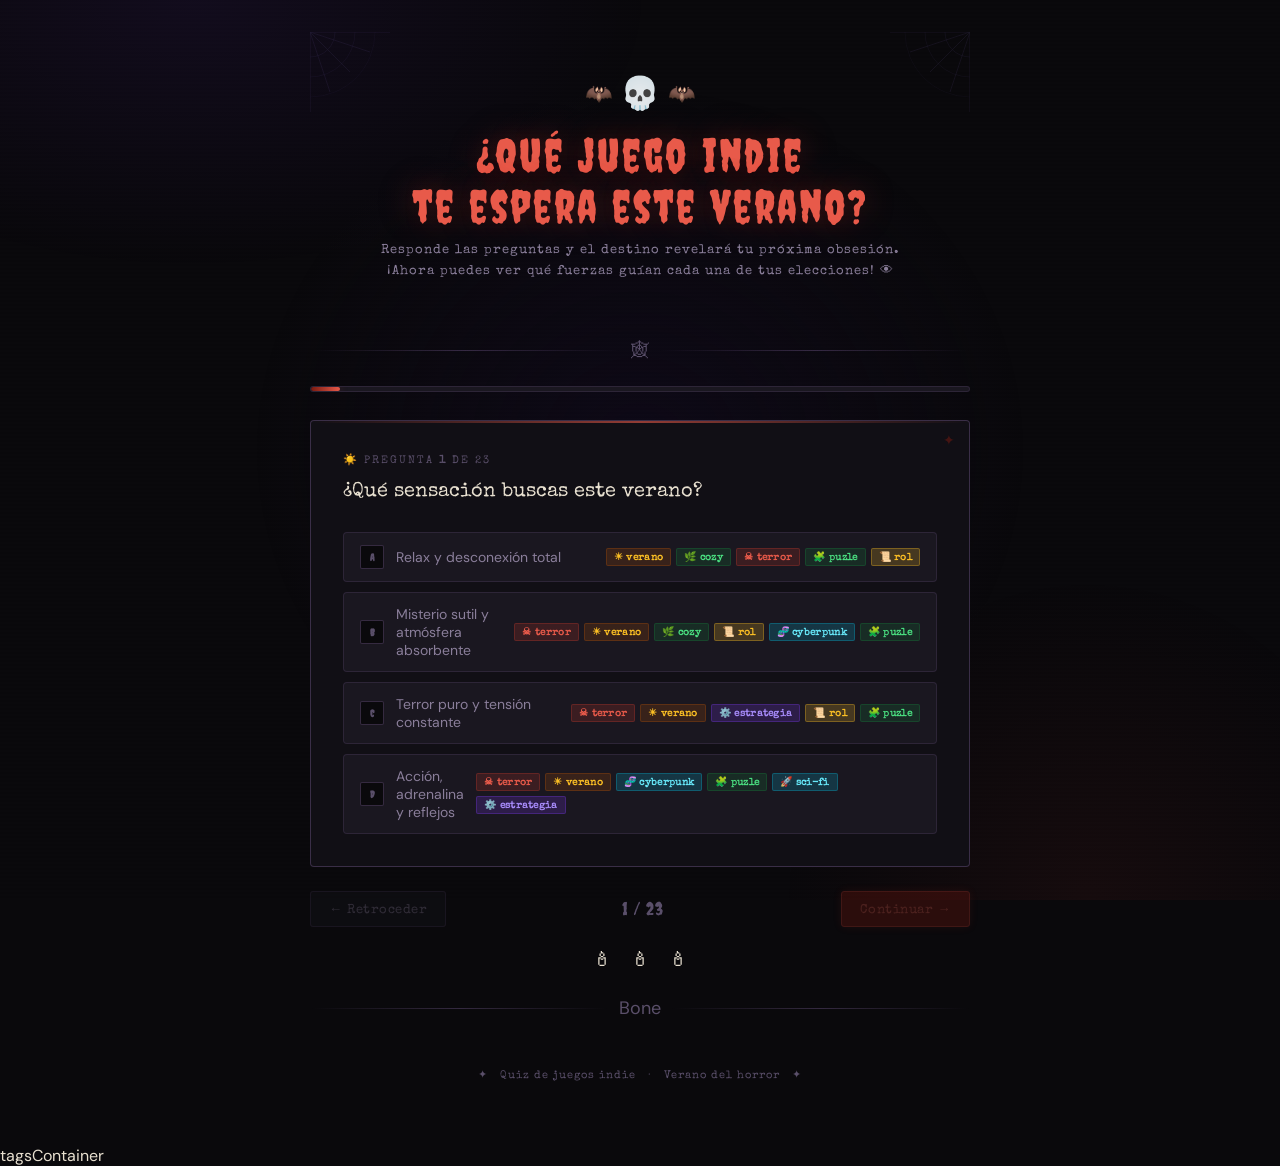
<file: index_2027.html>
<!DOCTYPE html>
<html lang="es">
<head>
  <meta charset="UTF-8">
  <meta name="viewport" content="width=device-width, initial-scale=1.0">
  <title>☠️ ¿Qué juego indie te espera este verano?</title>
  <link href="https://fonts.googleapis.com/css2?family=Creepster&family=Special+Elite&family=DM+Sans:wght@400;500;600&display=swap" rel="stylesheet">
  <style>
    *, *::before, *::after { box-sizing: border-box; margin: 0; padding: 0; }

    :root {
      --bg:        #0a090c;
      --bg2:       #110f15;
      --bg3:       #1a1720;
      --bg4:       #221e2a;
      --text:      #e8e0d0;
      --text2:     #8a7e9a;
      --text3:     #5a4f6a;
      --border:    rgba(180,140,220,0.12);
      --border2:   rgba(180,140,220,0.25);
      --red:       #c0392b;
      --red-glow:  rgba(192,57,43,0.35);
      --red-dim:   #7a1a10;
      --red-light: #e85a4a;
      --purple:    #7c3aed;
      --purple-glow: rgba(124,58,237,0.3);
      --purple-light: #a78bfa;
      --purple-dim:  #3b1d7a;
      --green:     #15803d;
      --green-light: #4ade80;
      --amber:     #b45309;
      --amber-light: #fbbf24;
      --moon:      #d4c5a9;
    }

    html { scroll-behavior: smooth; }

    body {
      background: var(--bg);
      font-family: 'DM Sans', sans-serif;
      min-height: 100vh;
      color: var(--text);
      overflow-x: hidden;
      cursor: default;
    }

    /* ── Atmospheric background ── */
    body::before {
      content: '';
      position: fixed;
      inset: 0;
      pointer-events: none;
      background:
        radial-gradient(ellipse 60% 50% at 15% 0%,   rgba(124,58,237,0.08) 0%, transparent 60%),
        radial-gradient(ellipse 40% 60% at 85% 100%,  rgba(192,57,43,0.07) 0%, transparent 60%),
        radial-gradient(ellipse 30% 40% at 50% 50%,   rgba(15,10,25,0.9) 0%, transparent 100%);
      z-index: 0;
    }

    /* ── Scanlines texture ── */
    body::after {
      content: '';
      position: fixed;
      inset: 0;
      pointer-events: none;
      background: repeating-linear-gradient(
        0deg,
        transparent,
        transparent 2px,
        rgba(0,0,0,0.03) 2px,
        rgba(0,0,0,0.03) 4px
      );
      z-index: 0;
    }

    .wrap {
      position: relative;
      z-index: 1;
      padding: 2rem 1.25rem 4rem;
      max-width: 700px;
      margin: 0 auto;
    }

    /* ── Header ── */
    .header {
      text-align: center;
      padding: 2.5rem 1rem 2rem;
      position: relative;
    }

    .skull-row {
      display: flex;
      justify-content: center;
      align-items: center;
      gap: 0.5rem;
      margin-bottom: 1rem;
    }
    .skull-row span { font-size: 22px; animation: floatBob 3s ease-in-out infinite; }
    .skull-row span:nth-child(2) { animation-delay: 0.5s; font-size: 32px; }
    .skull-row span:nth-child(3) { animation-delay: 1s; }

    @keyframes floatBob {
      0%, 100% { transform: translateY(0); }
      50%       { transform: translateY(-6px); }
    }

    .site-title {
      font-family: 'Creepster', cursive;
      font-size: clamp(28px, 7vw, 46px);
      color: var(--red-light);
      letter-spacing: 2px;
      line-height: 1.1;
      text-shadow: 0 0 30px var(--red-glow), 0 0 60px rgba(192,57,43,0.15);
      margin-bottom: 0.6rem;
    }

    .site-sub {
      font-family: 'Special Elite', cursive;
      font-size: 13px;
      color: var(--text2);
      letter-spacing: 1px;
      line-height: 1.6;
    }

    /* ── Divider with bats ── */
    .bat-divider {
      display: flex;
      align-items: center;
      gap: 10px;
      margin: 1.5rem 0;
      color: var(--text3);
      font-size: 18px;
    }
    .bat-divider::before, .bat-divider::after {
      content: '';
      flex: 1;
      height: 1px;
      background: linear-gradient(90deg, transparent, var(--border2), transparent);
    }

    /* ── Progress bar ── */
    .prog-wrap {
      height: 6px;
      background: var(--bg3);
      border-radius: 999px;
      margin-bottom: 1.75rem;
      overflow: hidden;
      border: 1px solid var(--border);
    }
    .prog-bar {
      height: 100%;
      background: linear-gradient(90deg, var(--red-dim), var(--red-light));
      border-radius: 999px;
      transition: width 0.45s cubic-bezier(0.4, 0, 0.2, 1);
      box-shadow: 0 0 8px var(--red-glow);
    }

    /* ── Question card ── */
    .qcard {
      background: var(--bg2);
      border: 1px solid var(--border2);
      border-radius: 4px;
      padding: 2rem;
      position: relative;
      overflow: hidden;
    }

    .qcard::before {
      content: '';
      position: absolute;
      top: 0; left: 0; right: 0;
      height: 2px;
      background: linear-gradient(90deg, transparent, var(--red-light), transparent);
      opacity: 0.6;
    }

    .qcard::after {
      content: '✦';
      position: absolute;
      top: 10px; right: 14px;
      color: var(--red-dim);
      font-size: 14px;
      opacity: 0.5;
    }

    .qlabel {
      font-family: 'Special Elite', cursive;
      font-size: 11px;
      color: var(--text3);
      margin-bottom: 12px;
      letter-spacing: 2px;
      text-transform: uppercase;
    }

    .qtext {
      font-family: 'Special Elite', cursive;
      font-size: clamp(16px, 4vw, 20px);
      color: var(--text);
      margin-bottom: 1.6rem;
      line-height: 1.4;
    }

    /* ── Options ── */
    .opts {
      display: flex;
      flex-direction: column;
      gap: 10px;
    }

    .opt {
      display: flex;
      align-items: center;
      gap: 12px;
      padding: 12px 16px;
      border: 1px solid var(--border);
      border-radius: 4px;
      background: var(--bg3);
      cursor: pointer;
      font-size: 14px;
      color: var(--text2);
      text-align: left;
      font-family: 'DM Sans', sans-serif;
      transition: all 0.18s ease;
      position: relative;
    }
    .opt:hover {
      border-color: var(--purple-light);
      color: var(--text);
      background: var(--bg4);
    }
    .opt.sel {
      background: rgba(124,58,237,0.12);
      border-color: var(--purple);
      color: var(--purple-light);
      box-shadow: 0 0 12px var(--purple-glow), inset 0 0 8px rgba(124,58,237,0.08);
    }
    .opt.sel-horror {
      background: rgba(192,57,43,0.12);
      border-color: var(--red);
      color: var(--red-light);
      box-shadow: 0 0 12px var(--red-glow), inset 0 0 8px rgba(192,57,43,0.08);
    }

    .opt-l {
      width: 24px; height: 24px;
      border-radius: 2px;
      border: 1px solid var(--border2);
      background: var(--bg);
      display: flex; align-items: center; justify-content: center;
      font-size: 10px;
      font-weight: 700;
      font-family: 'Creepster', cursive;
      color: var(--text3);
      transition: all 0.18s;
      flex-shrink: 0;
    }
    .opt.sel     .opt-l { background: var(--purple); border-color: var(--purple); color: white; }
    .opt.sel-horror .opt-l { background: var(--red); border-color: var(--red); color: white; }

    /* ── Dynamic Tags Container in Options ── */
    .opt-tags {
      display: flex;
      gap: 5px;
      margin-left: auto;
      flex-wrap: wrap;
    }

    .gbadge {
      font-size: 10px; padding: 2px 7px;
      border-radius: 2px; font-weight: 600;
      font-family: 'Special Elite', cursive;
      letter-spacing: 0.3px;
      white-space: nowrap;
    }
    .gbadge-horror { background: rgba(192,57,43,0.2); color: var(--red-light); border: 1px solid rgba(192,57,43,0.3); }
    .gbadge-summer { background: rgba(180,83,9,0.2);  color: var(--amber-light); border: 1px solid rgba(180,83,9,0.3); }
    .gbadge-cozy   { background: rgba(21,128,61,0.2); color: var(--green-light); border: 1px solid rgba(21,128,61,0.3); }

    /* ── Nav ── */
    .nav {
      display: flex;
      justify-content: space-between;
      align-items: center;
      margin-top: 1.5rem;
    }
    .qcount {
      font-family: 'Creepster', cursive;
      font-size: 18px;
      color: var(--text3);
      letter-spacing: 1px;
    }

    .nbtn {
      padding: 9px 18px;
      border: 1px solid var(--border2);
      border-radius: 3px;
      background: var(--bg3);
      cursor: pointer;
      font-size: 13px;
      color: var(--text2);
      font-family: 'Special Elite', cursive;
      letter-spacing: 0.5px;
      transition: all 0.2s;
    }
    .nbtn:hover:not(:disabled) { border-color: var(--purple-light); color: var(--text); background: var(--bg4); }
    .nbtn.primary {
      background: var(--red-dim);
      border-color: var(--red);
      color: var(--red-light);
      box-shadow: 0 0 10px var(--red-glow);
    }
    .nbtn.primary:hover:not(:disabled) { background: var(--red); color: white; }
    .nbtn:disabled { opacity: 0.3; cursor: not-allowed; }

    /* ── Results ── */
    .results { display: none; }

    .res-header {
      text-align: center;
      padding: 2rem;
      border: 1px solid var(--border2);
      background: var(--bg2);
      border-radius: 4px;
      margin-bottom: 1.5rem;
      position: relative;
      overflow: hidden;
    }
    .res-header::before {
      content: '';
      position: absolute;
      top: 0; left: 0; right: 0;
      height: 2px;
      background: linear-gradient(90deg, transparent, var(--purple-light), transparent);
    }
    .res-header h2 {
      font-family: 'Creepster', cursive;
      font-size: clamp(22px, 5vw, 32px);
      color: var(--purple-light);
      letter-spacing: 2px;
      text-shadow: 0 0 20px var(--purple-glow);
      margin-bottom: 8px;
    }
    .res-header p {
      font-family: 'Special Elite', cursive;
      color: var(--text2);
      font-size: 13px;
      letter-spacing: 0.5px;
      line-height: 1.6;
    }

    .res-filters {
      display: flex;
      gap: 8px;
      margin-bottom: 1.25rem;
      flex-wrap: wrap;
    }
    .filter-btn {
      padding: 5px 12px;
      border-radius: 2px;
      font-size: 11px;
      font-weight: 600;
      cursor: pointer;
      border: 1px solid var(--border2);
      background: var(--bg3);
      color: var(--text3);
      font-family: 'Special Elite', cursive;
      letter-spacing: 0.5px;
      transition: all 0.2s;
    }
    .filter-btn:hover    { border-color: var(--purple-light); color: var(--text2); }
    .filter-btn.active   { background: var(--purple-dim); border-color: var(--purple); color: var(--purple-light); box-shadow: 0 0 8px var(--purple-glow); }
    .filter-btn.f-horror { background: rgba(192,57,43,0.15); border-color: var(--red); color: var(--red-light); box-shadow: 0 0 8px var(--red-glow); }
    .filter-btn.f-summer { background: rgba(180,83,9,0.15); border-color: var(--amber); color: var(--amber-light); }
    .filter-btn.f-cozy   { background: rgba(21,128,61,0.15); border-color: var(--green); color: var(--green-light); }

    /* ── Game cards ── */
    .gcard {
      display: flex;
      align-items: center;
      gap: 14px;
      background: var(--bg2);
      border: 1px solid var(--border);
      border-radius: 3px;
      padding: 1rem 1.2rem;
      margin-bottom: 8px;
      transition: all 0.2s;
      animation: riseUp 0.4s ease both;
      position: relative;
      overflow: hidden;
    }
    .gcard::before {
      content: '';
      position: absolute;
      left: 0; top: 0; bottom: 0;
      width: 2px;
      background: var(--border2);
      transition: background 0.2s;
    }
    .gcard:hover { border-color: var(--border2); background: var(--bg3); }
    .gcard:hover::before { background: var(--purple); box-shadow: 0 0 8px var(--purple-glow); }
    .gcard.horror-card::before { background: var(--red-dim); }
    .gcard.horror-card:hover::before { background: var(--red-light); box-shadow: 0 0 8px var(--red-glow); }

    @keyframes riseUp {
      from { opacity: 0; transform: translateY(12px); }
      to   { opacity: 1; transform: translateY(0); }
    }

    .grank {
      font-family: 'Creepster', cursive;
      font-size: 24px;
      min-width: 36px;
      text-align: center;
      color: var(--text3);
    }
    .grank-1 { color: var(--amber-light); text-shadow: 0 0 12px rgba(251,191,36,0.4); }
    .grank-2 { color: #c0c0c0; }
    .grank-3 { color: #c4843a; }

    .ginfo { flex: 1; }
    .gtitle { font-size: 15px; font-weight: 600; color: var(--text); font-family: 'Special Elite', cursive; letter-spacing: 0.3px; }
    .gmeta  { display: flex; align-items: center; gap: 6px; margin-top: 5px; flex-wrap: wrap; }
    .gscore { font-size: 11px; color: var(--text3); }

    .gbar-wrap { width: 70px; background: var(--bg3); height: 4px; border-radius: 2px; overflow: hidden; flex-shrink: 0; }
    .gbar      { height: 100%; border-radius: 2px; transition: width 0.8s ease; }
    .gbar-normal { background: linear-gradient(90deg, var(--purple-dim), var(--purple-light)); }
    .gbar-horror { background: linear-gradient(90deg, var(--red-dim), var(--red-light)); }

    /* ── Actions ── */
    .actions {
      display: flex;
      gap: 10px;
      margin-top: 2rem;
      flex-wrap: wrap;
      justify-content: center;
    }
    .btn-action {
      padding: 10px 22px;
      border-radius: 3px;
      font-size: 13px;
      cursor: pointer;
      font-family: 'Special Elite', cursive;
      letter-spacing: 0.5px;
      transition: all 0.2s;
    }
    .btn-reroll {
      background: var(--red-dim);
      border: 1px solid var(--red);
      color: var(--red-light);
      box-shadow: 0 0 10px var(--red-glow);
    }
    .btn-reroll:hover { background: var(--red); color: white; }
    .btn-restart {
      background: var(--bg3);
      border: 1px solid var(--border2);
      color: var(--text2);
    }
    .btn-restart:hover { border-color: var(--purple-light); color: var(--text); }

    .candle-row {
      display: flex;
      justify-content: center;
      gap: 18px;
      margin: 1.2rem 0 0.5rem;
    }
    .candle { font-size: 20px; animation: flicker 4s ease-in-out infinite; }
    .candle:nth-child(2) { animation-delay: 1.2s; animation-duration: 3.5s; }
    .candle:nth-child(3) { animation-delay: 2.1s; animation-duration: 5s; }

    @keyframes flicker {
      0%, 95%, 100% { opacity: 1; }
      96%            { opacity: 0.4; }
      97%            { opacity: 1; }
      98%            { opacity: 0.6; }
      99%            { opacity: 1; }
    }

    .spider-wrap { position: relative; }
    .web-svg {
      position: absolute;
      width: 80px; height: 80px;
      opacity: 0.12;
      pointer-events: none;
    }
    .web-tl { top: 0; left: 0; }
    .web-tr { top: 0; right: 0; transform: scaleX(-1); }

    .footer {
      text-align: center;
      margin-top: 3rem;
      font-family: 'Special Elite', cursive;
      font-size: 11px;
      color: var(--text3);
      letter-spacing: 1px;
    }
    
    .filter-btn.f-strategy { background: rgba(167,139,250,0.15); border-color: var(--purple-light); color: var(--purple-light); }
	.filter-btn.f-rpg { background: rgba(251,191,36,0.15); border-color: var(--amber); color: var(--amber-light); }
	.filter-btn.f-cyberpunk { background: rgba(6,182,212,0.15); border-color: #06b6d4; color: #67e8f9; }
	
	/* Nuevos estilos de diseño para los botones de filtros activos */
	.filter-btn.f-strategy  { background: rgba(124,58,237,0.15); border-color: var(--purple); color: var(--purple-light); box-shadow: 0 0 8px var(--purple-glow); }
	.filter-btn.f-rpg       { background: rgba(251,191,36,0.15);  border-color: var(--amber);  color: var(--amber-light);  box-shadow: 0 0 8px rgba(251,191,36,0.2); }
	.filter-btn.f-cyberpunk { background: rgba(6,182,212,0.15);   border-color: #06b6d4;      color: #67e8f9;             box-shadow: 0 0 8px rgba(6,182,212,0.3); }
	
	/* Nuevos estilos de diseño para las etiquetas pequeñas (Badges) */
	.gbadge-strategy  { background: rgba(124,58,237,0.2); color: var(--purple-light); border: 1px solid rgba(124,58,237,0.3); }
	.gbadge-rpg       { background: rgba(251,191,36,0.2);  color: var(--amber-light);  border: 1px solid rgba(251,191,36,0.3); }
	.gbadge-cyberpunk { background: rgba(6,182,212,0.2);   color: #67e8f9;             border: 1px solid rgba(6,182,212,0.3); }
	
  </style>
</head>
<body>

<div class="wrap" id="app">

  <div class="header">
    <svg class="web-svg web-tl" viewBox="0 0 80 80" fill="none" xmlns="http://www.w3.org/2000/svg">
      <path d="M0 0 L80 0 M0 0 L0 80" stroke="#a78bfa" stroke-width="0.8"/>
      <path d="M0 0 L60 20 M0 0 L20 60 M0 0 L40 40" stroke="#a78bfa" stroke-width="0.6"/>
      <ellipse cx="0" cy="0" rx="25" ry="25" stroke="#a78bfa" stroke-width="0.5" fill="none"/>
      <ellipse cx="0" cy="0" rx="45" ry="45" stroke="#a78bfa" stroke-width="0.4" fill="none"/>
      <ellipse cx="0" cy="0" rx="65" ry="65" stroke="#a78bfa" stroke-width="0.3" fill="none"/>
    </svg>
    <svg class="web-svg web-tr" viewBox="0 0 80 80" fill="none" xmlns="http://www.w3.org/2000/svg">
      <path d="M0 0 L80 0 M0 0 L0 80" stroke="#a78bfa" stroke-width="0.8"/>
      <path d="M0 0 L60 20 M0 0 L20 60 M0 0 L40 40" stroke="#a78bfa" stroke-width="0.6"/>
      <ellipse cx="0" cy="0" rx="25" ry="25" stroke="#a78bfa" stroke-width="0.5" fill="none"/>
      <ellipse cx="0" cy="0" rx="45" ry="45" stroke="#a78bfa" stroke-width="0.4" fill="none"/>
      <ellipse cx="0" cy="0" rx="65" ry="65" stroke="#a78bfa" stroke-width="0.3" fill="none"/>
    </svg>

    <div class="skull-row">
      <span>🦇</span><span>💀</span><span>🦇</span>
    </div>
    <div class="site-title">¿Qué juego indie<br>te espera este verano?</div>
    <div class="site-sub">
      Responde las preguntas y el destino revelará tu próxima obsesión.<br>
      ¡Ahora puedes ver qué fuerzas guían cada una de tus elecciones! 👁
    </div>
  </div>

  <div class="bat-divider">🕸</div>

  <div id="quiz-section" class="spider-wrap">
    <div class="prog-wrap">
      <div class="prog-bar" id="prog"></div>
    </div>
    <div class="qcard">
      <div class="qlabel" id="qlabel"></div>
      <div class="qtext" id="qtext"></div>
      <div class="opts"  id="opts"></div>
    </div>
    <div class="nav">
      <button class="nbtn" id="prevBtn" onclick="nav(-1)" type="button">← Retroceder</button>
      <span   class="qcount" id="qcount"></span>
      <button class="nbtn primary" id="nextBtn" onclick="nav(1)" type="button">Continuar →</button>
    </div>
    <div class="candle-row"><span class="candle">🕯</span><span class="candle">🕯</span><span class="candle">🕯</span></div>
  </div>

  <div class="results" id="results-section">
    <div class="res-header">
      <h2>☠ El oráculo ha hablado ☠</h2>
      <p id="res-sub"></p>
    </div>

    <div class="res-filters">
      <button class="filter-btn active" id="filter-all"    onclick="filterResults('all')"    type="button">🎲 Todos</button>
      <button class="filter-btn"        id="filter-summer" onclick="filterResults('summer')" type="button">☀️ Verano</button>
      <button class="filter-btn"        id="filter-horror" onclick="filterResults('horror')" type="button">👻 Terror</button>
      <button class="filter-btn"        id="filter-cozy"   onclick="filterResults('cozy')"   type="button">🌿 Cozy</button>
      <!-- Añadir dentro de <div class="res-filters"> -->
		<button class="filter-btn" id="filter-strategy" onclick="filterResults('strategy')" type="button">⚙️ Estrategia</button>
		<button class="filter-btn" id="filter-rpg"      onclick="filterResults('rpg')"      type="button">📜 Rol/Narrativo</button>
		<button class="filter-btn" id="filter-cyberpunk" onclick="filterResults('cyberpunk')" type="button">🧬 Cyberpunk</button>
    </div>

    <div id="game-list"></div>

    <div class="actions">
      <button class="btn-action btn-reroll"   onclick="rerollResults()" type="button">🎲 Invocar de nuevo</button>
      <button class="btn-action btn-restart"  onclick="restart()"       type="button">💀 Empezar de cero</button>
    </div>
  </div>

  <div class="bat-divider">Bone</div>
  <div class="footer">✦ &nbsp; Quiz de juegos indie &nbsp; · &nbsp; Verano del horror &nbsp; ✦</div>
</div>

<script>
// ==========================================
// 1. BASE DE DATOS UNIFICADA DE JUEGOS (GAME_TAGS)
// ==========================================
const GAME_TAGS = {
  // --- TERROR ---
  "Tormented Souls": ["horror"], 
  "Crow Country": ["horror"], 
  "Faith: The Unholy Trinity": ["horror"],
  "Amnesia: The Bunker": ["horror", "summer"], 
  "Phasmophobia": ["horror"], 
  "Iron Lung": ["horror"],
  "My House.wad": ["horror"], 
  "Dredge": ["horror", "summer", "cozy"],
  "Omori": ["horror", "cozy"],
  "Norco": ["horror"],
  "Disco Elysium": ["horror", "summer"],
  "Return of the Obra Dinn": ["horror"],
  "Beacon Pines": ["horror", "cozy"],
  "Signalis": ["horror"],
  "The Long Dark": ["horror", "summer"],
  "Spiritfarer": ["horror", "cozy", "summer"],
  "Grave Seasons": ["horror", "cozy", "summer"],
  "Mina the Hollower": ["horror", "summer"],
  "Blighted": ["horror", "summer"],
  "Vagante": ["horror"],
  "Lethal Company": ["horror"],
  "Doki Doki Literature Club": ["horror", "cozy"],
  "Inscryption": ["horror"],
  "Darkwood": ["horror"],
  "Little Nightmares II": ["horror"],
  "SOMA": ["horror"],
  "Subnautica": ["horror", "summer"],
  "Salt and Sanctuary": ["horror"],
  "Curse of the Dead Gods": ["horror"],
  "GRIME": ["horror"],
  "Blasphemous": ["horror"],
  "Buckshot Roulette": ["horror"],
  "Gloomwood": ["horror"],
  "Dusk": ["horror", "summer"],
  "Selaco": ["horror", "summer"],
  "Pathologic 2": ["horror", "rpg"],
  "Anemoiapolis": ["horror", "puzzle"],
  "Slay the Princess": ["horror", "rpg"],

  // --- ESTRATEGIA Y GESTIÓN ---
  "Loop Hero": ["strategy", "horror", "summer"],
  "Papers Please": ["strategy", "summer"],
  "Barotrauma": ["horror", "strategy"],
  "Songs of Syx": ["strategy", "summer"],
  "Manor Lords": ["strategy", "summer"],
  "Frostpunk 2": ["strategy", "horror"],
  "Against the Storm": ["strategy", "horror"],
  "Cult of the Lamb": ["horror", "cozy", "strategy"],
  "Factorio": ["strategy"],
  "RimWorld": ["strategy", "horror"],

  // --- ROL / NARRATIVO ---
  "Citizen Sleeper": ["rpg", "cyberpunk", "cozy"],
  "Pentiment": ["rpg", "horror"],
  "1000xRESIST": ["horror", "rpg", "summer"],
  "The Cosmic Wheel Sisterhood": ["rpg", "cozy"],
  "Limbus Company": ["rpg", "horror"],
  "Arcadian Atlas": ["rpg", "strategy", "summer"],
  "Cassette Beasts": ["rpg", "cozy", "summer"],

  // --- CYBERPUNK / SCI-FI ---
  "Ghostrunner 2": ["cyberpunk", "summer"],
  "Katana ZERO": ["cyberpunk", "horror"],
  "Nine Sols": ["rpg", "cyberpunk", "horror"],
  "Mullet MadJack": ["cyberpunk", "summer"],
  "Pacific Drive": ["horror", "sci-fi", "summer"],
  "Stray": ["cyberpunk", "cozy"],
  "Cloudpunk": ["cyberpunk", "summer"],
  "Shadows of Doubt": ["cyberpunk", "horror"],

  // --- COZY, RELAX Y VERANO ---
  "Cloudheim": ["cozy", "summer", "rpg"],
  "Pseudoregalia": ["summer", "puzzle"],
  "A Short Hike": ["summer", "cozy"],
  "Stardew Valley": ["summer", "cozy"],
  "Hokko Life": ["summer", "cozy"],
  "Unpacking": ["summer", "cozy"],
  "Coral Island": ["summer", "cozy"],
  "Cozy Grove": ["summer", "cozy"],
  "Alba: A Wildlife Adventure": ["summer", "cozy"],
  "Cloud gardens": ["summer", "cozy"],
  "Cloud Gardens": ["summer", "cozy"],
  "Journey": ["summer", "cozy"],
  "Flower": ["summer", "cozy"],
  "Abzû": ["summer", "cozy"],
  "Moonlight Peaks": ["summer", "cozy"],
  "Tales of Seikyu": ["summer", "cozy"],
  "Woodo": ["summer", "cozy"],
  "Eastshade": ["summer", "cozy"],
  "Dordogne": ["summer", "cozy"],
  "Outer Wilds": ["summer"],
  "Sable": ["summer"],
  "Tchia": ["summer"],
  "Sailwind": ["summer"],
  "Tunic": ["summer"],
  "Tails of Iron": ["summer"],
  "Kena: Bridge of Spirits": ["summer"],
  "Weird West": ["summer"],
  "Phoenotopia Awakening": ["summer"],
  "Moonlighter 2: The Endless Vault": ["summer"],
  "Outbound": ["summer", "cozy"],
  "Dave the Diver": ["summer", "cozy"],
  "Firewatch": ["summer"],
  "CrossCode": ["summer"],
  "Sea of Stars": ["summer"],
  "TMNT: Shredder's Revenge": ["summer"],
  "Sonic Mania": ["summer"],
  "Shovel Knight": ["summer"],
  "A Hat in Time": ["summer", "cozy"],
  "Demon Turf": ["summer"],
  "Ratatan": ["summer"],
  "Neon White": ["summer"],
  "Ultrakill": ["summer"],
  "Art of Rally": ["summer"],
  "Raft": ["summer"],
  "Sail Forth": ["summer"],
  "Windbound": ["summer"],
  "King of Seas": ["summer"],
  "Moonglow Bay": ["summer", "cozy"],
  "Pine": ["summer"],
  "Chained Echoes": ["summer"],
  "Ara Fell": ["summer"],
  "Wytchwood": ["summer", "cozy"],
  "TOEM": ["summer", "cozy"],
  "Littlewood": ["summer", "cozy"],
  "Garden Story": ["summer", "cozy"],
  "What Remains of Edith Finch": ["summer", "cozy"],
  "Gris": ["summer", "cozy"],
  "West of Loathing": ["summer"],
  "Slay the Spire": ["summer"],
  "Balatro": ["summer"],
  "Ori and the Will of the Wisps": ["summer", "cozy"],
  "Townscaper": ["summer", "cozy"],
  "A Little to the Left": ["summer", "cozy"],
  "Summerhouse": ["summer", "cozy"],
  "The Garden Path": ["summer", "cozy"],
  "Hyper Light Drifter": ["summer"],
  "Rogue Legacy 2": ["summer"],
  "Enter the Gungeon": ["summer"],
  "Core Keeper": ["summer", "cozy"],
  "Dinkum": ["summer", "cozy"],
  "Wanderburg": ["summer", "cozy"],
  "Valheim": ["summer"],
  "Terraria": ["summer"],
  "It Takes Two": ["summer"],
  "Pode": ["summer", "cozy"],
  "Rivals of Aether": ["summer"],
  "Deep Rock Galactic": ["summer"],
  "OneShot": ["cozy"],
  "Jazzpunk": ["summer"],
  "Baba Is You": ["summer"],
  "The Witness": ["summer"],
  "The Talos Principle": ["summer"],
  "Heaven's Vault": ["summer"],
  "Braid": ["summer"],
  "Fez": ["summer"],
  "Patrick's Parabox": ["summer"],
  "Carto": ["summer", "cozy"],
  "Opus Magnum": ["summer"],
  "Turing Complete": ["summer"],
  "Viewfinder": ["summer"],
  "Superliminal": ["summer"],
  "Antichamber": ["summer"],
  "Manifold Garden": ["summer"],
  "Everything": ["summer", "cozy"],
  "Donut County": ["summer", "cozy"],
  "Plug & Play": ["cozy"],
  "Manual Samuel": ["summer"],
  "Accounting+": ["summer"],
  "Cuphead": ["summer"],
  "Moving Out 2": ["summer"],
  "Party Animals": ["summer"],
  "Trine 4": ["summer"],
  "Goat Simulator 3": ["summer"],
  "Untitled Goose Game": ["summer", "cozy"],
  "Kind Words (lo fi chill beats to write to)": ["cozy"],
  "Thank Goodness You're Here!": ["summer"],
  "D-topia": ["summer", "cozy"], 
  "Swan Song": ["cozy", "summer"],
  "Calx": ["summer", "cozy"],
  "Animal Well": ["horror", "puzzle", "cozy"],
  "Strange Horticulture": ["cozy", "puzzle", "summer"],
  "Wanderstop": ["cozy", "summer"],
  "Smushi Come Home": ["cozy", "summer"],
  "Bunhouse": ["cozy", "summer"],
  "Lake": ["cozy", "summer"],
  "Potion Permit": ["cozy", "rpg", "summer"],
  "Judgment Apocalypse": ["strategy", "horror"],
  "Hollow Knight": ["horror", "summer"],
  "Dead Cells": ["horror", "summer"],
  "Hades": ["horror", "summer"],
  "Celeste": ["horror", "summer"],
  "Rusty Lake: Hotel": ["horror", "puzzle"],
  "Akane": ["cyberpunk", "summer"],
  "Dark Scrolls": ["summer", "horror", "strategy"],  // roguelite + acción

  // --- JOYAS OCULTAS DE TERROR / MISTERIO ---
  "Mundaun": ["horror", "puzzle"],               // Terror folclórico en los Alpes suizos dibujado a lápiz.
  "Who's Lila?": ["horror", "puzzle"],           // Misterio inverso donde controlas manualmente las expresiones faciales del protagonista.
  "Milk inside a bag of milk": ["horror"],       // Novela visual psicológica y claustrofóbica muy cruda.
  "Lunacid": ["horror", "rpg"],                  // RPG de mazmorras en primera persona inspirado en los juegos oscuros de PS1.
  "Growing Up In The Caves": ["horror", "cozy"], // Supervivencia tribal prehistórica minimalista y tensa.

  // --- JOYAS OCULTAS DE STRATEGY / CYBERPUNK / SCI-FI ---
  "Ostranauts": ["strategy", "cyberpunk"],       // Simulación hiperdetallada de supervivencia y desguace de naves en un futuro distópico.
  "Mainframe Industries": ["cyberpunk", "puzzle"],// Hackeo de terminales lógicos y redes desde una interfaz de comandos pura.
  "Highfleet": ["strategy", "sci-fi"],           // Estrategia militar, físicas y gestión de flotas diésel-punk en un desierto enorme.
  "Caves of Qud": ["rpg", "sci-fi"],             // Un roguelike de ciencia ficción post-apocalíptica de culto con mutaciones infinitas.
  "Void Bastards": ["sci-fi", "summer"],         // Shooter estratégico de cómics espaciales donde asaltas naves abandonadas.

  // --- JOYAS OCULTAS DE RELAX / VERANO / COZY ---
  "Umurangi Generation": ["cyberpunk", "summer"],// Simulador de fotografía en un futuro distópico con vibras veraniegas/urbanas.
  "Shedworksable (Sable)": ["summer", "cozy"],    // (Ya tienes Sable, una alternativa oculta es:)
  "Northern Journey": ["summer", "rpg"],         // Una aventura de exploración nórdica extraña, surrealista y bellísima.
  "Aquaria": ["summer", "cozy"],                 // Un metroidvania submarino clásico e independiente que muchos han olvidado.
  "Cloud Meadow": ["cozy", "rpg"],               // Gestión de granjas de fantasía flotantes y combate por turnos.
};

// Configuración visual centralizada de etiquetas para evitar repeticiones absurdas
const TAG_CONFIG = {
  'horror':    { text: '☠ terror',    class: 'gbadge-horror' },
  'summer':    { text: '☀ verano',    class: 'gbadge-summer' },
  'cozy':      { text: '🌿 cozy',      class: 'gbadge-cozy' },
  'strategy':  { text: '⚙️ estrategia', class: 'gbadge-strategy' },
  'rpg':       { text: '📜 rol',       class: 'gbadge-rpg' },
  'cyberpunk': { text: '🧬 cyberpunk', class: 'gbadge-cyberpunk' },
  'puzzle':    { text: '🧩 puzle',     class: 'gbadge-cozy' }, 
  'sci-fi':    { text: '🚀 sci-fi',    class: 'gbadge-cyberpunk' }
};

// Función única y global para extraer tags de un juego
function getTag(g) { 
  return GAME_TAGS[g] || ["summer"]; 
}

// ==========================================
// 2. BANCO DE PREGUNTAS (Q)
// ==========================================
const Q = [
  { e:"☀️", t:"¿Qué sensación buscas este verano?", o:[
    {l:"A",t:"Relax y desconexión total",g:["A Short Hike","Stardew Valley","Hokko Life","Spiritfarer","Unpacking","Coral Island","Cozy Grove","Alba: A Wildlife Adventure","Cloud Gardens","Journey","Flower","Abzû","Moonlight Peaks","Tales of Seikyu","Woodo","Eastshade","Dordogne","Strange Horticulture","Wanderstop","Bunhouse","Lake","Potion Permit","Cloudheim"]},
    {l:"B",t:"Misterio sutil y atmósfera absorbente",g:["Dredge","Outer Wilds","Sable","Norco","Disco Elysium","Return of the Obra Dinn","Beacon Pines","Citizen Sleeper","Hypnospace Outlaw","What Remains of Edith Finch","Gris","The Cosmic Wheel Sisterhood","Animal Well","Strange Horticulture","Pentiment","Who's Lila?", "Umurangi Generation"]},
    {l:"C",t:"Terror puro y tensión constante",g:["Tormented Souls","Crow Country","Faith: The Unholy Trinity","Amnesia: The Bunker","Phasmophobia","Iron Lung","My House.wad","Darkwood","Signalis","The Long Dark","Lethal Company","SOMA","Subnautica","Buckshot Roulette","Gloomwood","Dusk","Selaco","Barotrauma","Pathologic 2","Mundaun", "Milk inside a bag of milk"]},
    {l:"D",t:"Acción, adrenalina y reflejos",g:["Hollow Knight","Dead Cells","Hades","Celeste","Salt and Sanctuary","Curse of the Dead Gods","GRIME","Blasphemous","Katana ZERO","Neon White","Ultrakill","Ghostrunner 2","Mullet MadJack","Pseudoregalia","Enter the Gungeon","Rogue Legacy 2", "Void Bastards", "Highfleet", "Akane", "Dark Scrolls"]}
  ]},
  { e:"🏖️", t:"Tu escenario ideal para perderte sería…", o:[
    {l:"A",t:"Playa e islas tropicales",g:["Dave the Diver","Hokko Life","Tchia","Subnautica","Raft","Dredge","Coral Island"]},
    {l:"B",t:"Mar y navegación (de día... y de noche)",g:["Sailwind","Dredge","Sail Forth","Raft","King of Seas","Windbound","Iron Lung","Barotrauma","Aquaria","Subnautica"]},
    {l:"C",t:"Montañas y naturaleza",g:["A Short Hike","Firewatch","The Long Dark","Celeste","Alba: A Wildlife Adventure","Stardew Valley","Ori and the Will of the Wisps","Amnesia: The Bunker","Cloudheim","Mundaun","Northern Journey"]},
    {l:"D",t:"Ciudad o entorno urbano",g:["Cloudpunk","Disco Elysium","Norco","Beacon Pines","Citizen Sleeper","Hypnospace Outlaw","My House.wad","Phasmophobia","Shadows of Doubt","Stray", "Umurangi Generation", "Akane"]},
    {l:"E",t:"Fantasía y mundos imaginarios",g:["Pine","Chained Echoes","Phoenotopia Awakening","CrossCode","Ara Fell","Moonlight Peaks","Grave Seasons","Tales of Seikyu","Unbound: Worlds Apart","GRIME","Blasphemous","Nine Sols","Cassette Beasts"]},
    {l:"F",t:"Lugares oscuros y perturbadores",g:["Darkwood","SOMA","Signalis","Little Nightmares II","Omori","Salt and Sanctuary","Vagante","Inscryption","Hollow Knight","Tormented Souls","Crow Country","Faith: The Unholy Trinity","Slay the Princess", "Lunacid", "Caves of Qud"]}
  ]},
  { e:"🚗", t:"Si tuvieras vacaciones virtuales, elegirías…", o:[
    {l:"A",t:"Explorar libremente",g:["Outer Wilds","Sable","Subnautica","Sailwind","Tunic","Firewatch","A Short Hike","Outbound","Unbound: Worlds Apart","Everything","Manifold Garden","Antichamber","My House.wad","Pine","Pacific Drive"]},
    {l:"B",t:"Hacer misiones y progresar",g:["CrossCode","Tails of Iron","Kena: Bridge of Spirits","Weird West","Moonlighter 2: The Endless Vault","Tunic","Citizen Sleeper","Disco Elysium","Tormented Souls","Crow Country","Potion Permit","Pentiment"]},
    {l:"C",t:"Construir y crear",g:["Stardew Valley","Terraria","Valheim","Coral Island","Raft","Dinkum","Wanderburg","Core Keeper","Cloudheim","Manor Lords","Factorio"]},
    {l:"D",t:"Competir o superar desafíos",g:["Art of Rally","Neon White","Ratatan","Slay the Spire","Balatro","Dead Cells","Hades","GRIME","Mullet MadJack","Ghostrunner 2"]},
    {l:"E",t:"Conocer personajes únicos",g:["Disco Elysium","Hades","Spiritfarer","Omori","Moonlight Peaks","Grave Seasons","Tales of Seikyu","Citizen Sleeper","Norco","The Cosmic Wheel Sisterhood","Slay the Princess"]},
    {l:"F",t:"Sobrevivir a algo terrorífico",g:["Signalis","Darkwood","SOMA","Little Nightmares II","The Long Dark","Subnautica","Lethal Company","Vagante","Amnesia: The Bunker","Phasmophobia","Iron Lung","Pacific Drive"]}
  ]},
  { e:"🎮", t:"¿Cuánto esfuerzo mental quieres dedicar?", o:[
    {l:"A",t:"Cero, solo divertirme",g:["Untitled Goose Game","Goat Simulator 3","Party Animals","Trine 4","Pseudoregalia","Ratatan","Donut County","Thank Goodness You're Here!","Jazzpunk","Mullet MadJack"]},
    {l:"B",t:"Algo ligero y relajado",g:["A Short Hike","Tchia","Stardew Valley","Hokko Life","Spiritfarer","Unpacking","Coral Island","Dave the Diver","Woodo","Outbound","Cozy Grove","Lake","Summerhouse","Townscaper"]},
    {l:"C",t:"Equilibrado",g:["Dave the Diver","Firewatch","CrossCode","Outer Wilds","Subnautica","Weird West","Moonlighter 2: The Endless Vault","Citizen Sleeper","Inscryption","Phasmophobia","Crow Country","Stray","Cassette Beasts","Strange Horticulture"]},
    {l:"D",t:"Me gustan los retos",g:["Hollow Knight","Salt and Sanctuary","Curse of the Dead Gods","Vagante","GRIME","Blasphemous","Blighted","Mina the Hollower","Katana ZERO","Ghostrunner 2","Nine Sols","Loop Hero","Slay the Spire","Balatro","Chants of Sennaar","The Witness","Viewfinder","Superliminal"]}
  ]},
  { e:"🚤", t:"¿Qué actividad veraniega te atrae más?", o:[
    {l:"A",t:"Navegar por el mar",g:["Sailwind","Windbound","Dredge","Sail Forth","Raft","Barotrauma"]},
    {l:"B",t:"Pescar tranquilamente",g:["Dave the Diver","Dredge","Stardew Valley","Hokko Life","Spiritfarer","Moonglow Bay"]},
    {l:"C",t:"Viajar y conocer lugares",g:["Sable","Firewatch","A Short Hike","Tails of Iron","Sailwind","Journey","Outbound","Pine","Dordogne","Stray"]},
    {l:"D",t:"Acampar en la naturaleza",g:["The Long Dark","A Short Hike","Firewatch","Valheim","Subnautica","Amnesia: The Bunker","Pacific Drive"]},
    {l:"E",t:"Explorar ruinas y misterios",g:["Outer Wilds","Subnautica","Return of the Obra Dinn","Tunic","Blighted","Unbound: Worlds Apart","SOMA","Signalis","Darkwood","Tormented Souls","Crow Country","Phasmophobia","My House.wad","Faith: The Unholy Trinity","Iron Lung","Animal Well","Chants of Sennaar"]}
  ]},
  { e:"📖", t:"¿Qué tipo de historia prefieres?", o:[
    {l:"A",t:"Alegre y optimista",g:["Hokko Life","Tchia","A Short Hike","Spiritfarer","Coral Island","Pseudoregalia","A Hat in Time","Moonlight Peaks","Tales of Seikyu","Woodo","Wytchwood","TOEM","Dordogne","Littlewood","Garden Story"]},
    {l:"B",t:"Emotiva y conmovedora",g:["Omori","Firewatch","Spiritfarer","Celeste","What Remains of Edith Finch","Gris","Beacon Pines","SOMA","Citizen Sleeper","1000xRESIST"]},
    {l:"C",t:"Humorística y absurda",g:["Untitled Goose Game","Goat Simulator 3","Disco Elysium","West of Loathing","Thank Goodness You're Here!","Jazzpunk","Buckshot Roulette"]},
    {l:"D",t:"Épica y grandiosa",g:["Tails of Iron","CrossCode","Chained Echoes","Weird West","Salt and Sanctuary","Blasphemous","GRIME","Hades","Nine Sols"]},
    {l:"E",t:"Misteriosa e intrigante",g:["Outer Wilds","Dredge","Return of the Obra Dinn","Disco Elysium","Norco","Grave Seasons","Mina the Hollower","Unbound: Worlds Apart","Inscryption","Signalis","Darkwood","Hypnospace Outlaw","Doki Doki Literature Club","Tormented Souls","Crow Country","Faith: The Unholy Trinity","Iron Lung","My House.wad","Amnesia: The Bunker","Phasmophobia","Shadows of Doubt","Pentiment","Slay the Princess"]}
  ]},
  { e:"🎨", t:"¿Qué estilo visual te llama más?", o:[
    {l:"A",t:"Pixel Art retro",g:["Sea of Stars","Stardew Valley","Celeste","Shovel Knight","Terraria","Dead Cells","Hollow Knight","Mina the Hollower","Unbound: Worlds Apart","Omori","Norco","Signalis","Blasphemous","Vagante","Faith: The Unholy Trinity","Loop Hero","Katana ZERO"]},
    {l:"B",t:"Dibujos animados y colorido",g:["Untitled Goose Game","Tchia","Cuphead","Trine 4","Pseudoregalia","A Hat in Time","Little Nightmares II","Cult of the Lamb","A Short Hike","Cozy Grove"]},
    {l:"C",t:"Oscuro y perturbador (retro 3D o expresionista)",g:["Darkwood","SOMA","Little Nightmares II","Inscryption","Omori","Signalis","Blasphemous","GRIME","Tormented Souls","Crow Country","Amnesia: The Bunker","Iron Lung","My House.wad","Buckshot Roulette","Gloomwood","Dusk","Pathologic 2"]}
  ]},
  { e:"⚔️", t:"¿Cómo prefieres el combate o el peligro?", o:[
    {l:"A",t:"Sin combate (exploración y relax)",g:["A Short Hike","Stardew Valley","Hokko Life","Spiritfarer","Unpacking","Coral Island","Abzû","Journey","Eastshade","Norco","Citizen Sleeper","Hypnospace Outlaw","Iron Lung","Unpacking","Townscaper","A Little to the Left","Summerhouse","Dordogne","The Cosmic Wheel Sisterhood","Pentiment"]},
    {l:"B",t:"Combate ligero y divertido",g:["Dave the Diver","Tchia","Hades","Sailwind","Pseudoregalia","A Hat in Time","Crow Country","Cult of the Lamb","Moonlighter 2: The Endless Vault","Stray","Cassette Beasts"]},
    {l:"C",t:"Combate clásico o puzles de supervivencia",g:["Tails of Iron","CrossCode","Kena: Bridge of Spirits","Phoenotopia Awakening","Weird West","Hyper Light Drifter","Tormented Souls","My House.wad","Pacific Drive","Animal Well","Strange Horticulture"]},
    {l:"D",t:"Combate / evasión desesperada y desafiante",g:["Hollow Knight","Salt and Sanctuary","Dead Cells","Celeste","Curse of the Dead Gods","Mina the Hollower","Blighted","Vagante","GRIME","Blasphemous","Signalis","Amnesia: The Bunker","Faith: The Unholy Trinity","Phasmophobia","Darkwood","SOMA","Frostpunk 2","Against the Storm"]},
    {l:"E",t:"Combate épico y espectacular",g:["Hades","Chained Echoes","Ultrakill","Neon White","Enter the Gungeon","Rogue Legacy 2","Dead Cells","Ghostrunner 2","Katana ZERO","Mullet MadJack","Nine Sols", "Akane"]}
  ]},
  { e:"📜", t:"¿Qué es más importante para ti?", o:[
    {l:"A",t:"Historia profunda y emotiva",g:["Omori","Firewatch","Spiritfarer","What Remains of Edith Finch","Disco Elysium","Gris","Beacon Pines","SOMA","Norco","Citizen Sleeper","Doki Doki Literature Club","1000xRESIST","Pentiment","Slay the Princess"]},
    {l:"B",t:"Jugabilidad adictiva y divertida",g:["Stardew Valley","Hades","Dead Cells","Hokko Life","Ratatan","Outbound","Balatro","Slay the Spire","Inscryption","Loop Hero","Buckshot Roulette","Cult of the Lamb"]},
    {l:"C",t:"Exploración y libertad",g:["Outer Wilds","Tunic","Subnautica","Sailwind","Sable","Unbound: Worlds Apart","Darkwood","My House.wad","Stray","Pseudoregalia"]},
    {l:"D",t:"Construcción, estrategia y creatividad",g:["Terraria","Valheim","Coral Island","Core Keeper","Dinkum","Factorio","RimWorld","Manor Lords","Frostpunk 2","Against the Storm","Songs of Syx","Townscaper","Cloudheim"]},
    {l:"E",t:"Supervivencia extrema y pánico / Cooperativo",g:["Sailwind","Valheim","It Takes Two","Lethal Company","Deep Rock Galactic","Tormented Souls","Crow Country","Amnesia: The Bunker","Phasmophobia","Faith: The Unholy Trinity","Iron Lung","Barotrauma"]}
  ]},
  { e:"🌟", t:"¿Qué prefieres en un juego?", o:[
    {l:"A",t:"Atmósfera relajante y bonita",g:["A Short Hike","Abzû","Journey","Spiritfarer","Eastshade","Cloud Gardens","Flower","Woodo","Outbound","Townscaper","A Little to the Left","Kind Words (lo fi chill beats to write to)","Summerhouse","The Garden Path","Dordogne"]},
    {l:"B",t:"Sorpresas constantes, romper la cuarta pared",g:["Inscryption","Omori","Doki Doki Literature Club","OneShot","Baba Is You","Superliminal","Viewfinder","Balatro","Buckshot Roulette","Slay the Princess","My House.wad"]},
    {l:"C",t:"Vida de detective o investigador / Exorcista",g:["Disco Elysium","Return of the Obra Dinn","Norco","Hypnospace Outlaw","Doki Doki Literature Club","Inscryption","Crow Country","Phasmophobia","Faith: The Unholy Trinity","Shadows of Doubt","Strange Horticulture","Pentiment"]},
    {l:"D",t:"Vida de aventurero/a épico",g:["Chained Echoes","Sea of Stars","CrossCode","GRIME","Blasphemous","Vagante","Hades","Tunic","Pseudoregalia","Nine Sols"]},
    {l:"E",t:"Vida atrapado en una pesadilla claustrofóbica",g:["SOMA","Darkwood","Signalis","Lethal Company","Subnautica","Little Nightmares II","Citizen Sleeper","Tormented Souls","Amnesia: The Bunker","My House.wad","Iron Lung","Barotrauma","Frostpunk 2"]}
  ]},
  { e:"🤖", t:"Elige una tecnología o artefacto para tu viaje…", o:[
    {l:"A",t:"Un implante cibernético de reflejos aumentados",g:["Ghostrunner 2","Katana ZERO","Mullet MadJack","Nine Sols","Umurangi Generation"]},
    {l:"B",t:"Una furgoneta destartalada que parece tener vida propia",g:["Pacific Drive","The Long Dark","Amnesia: The Bunker", "Ostranauts", "Void Bastards"]},
    {l:"C",t:"Un reproductor de casetes con monstruos dentro",g:["Cassette Beasts","Omori","Doki Doki Literature Club"]},
    {l:"D",t:"Un cuaderno para traducir lenguas antiguas perdidas",g:["Chants of Sennaar","Return of the Obra Dinn","The Witness","Who's Lila?"]},
    {l:"E",t:"Una fábrica automatizada que cubre todo el planeta",g:["Factorio","RimWorld","Citizen Sleeper","Songs of Syx","Mainframe Industries"]}
  ]},
  { e:"👑", t:"Si fueras el líder de un asentamiento veraniego…", o:[
    {l:"A",t:"Gestionaría recursos de forma implacable para sobrevivir al frío/caos",g:["Frostpunk 2","Against the Storm","RimWorld"]},
    {l:"B",t:"Crearía un culto adorable pero extrañamente perturbador",g:["Cult of the Lamb","Inscryption","Dredge"]},
    {l:"C",t:"Construiría un pueblo medieval pacífico tejado a tejado o flotante",g:["Manor Lords","Townscaper","Summerhouse","Cloudheim"]},
    {l:"D",t:"Pasaría de liderar, prefiero ser un gato callejero vagando por ahí",g:["Stray","A Short Hike","Untitled Goose Game"]}
  ]},
  { e:"👁️", t:"¿Cómo prefieres enfrentarte a un enigma?", o:[
    {l:"A",t:"Analizando el entorno milímetro a milímetro en un mapa laberíntico",g:["Animal Well","Hollow Knight","Crow Country","Pseudoregalia"]},
    {l:"B",t:"Hablando con personajes misteriosos en un bucle mental",g:["Slay the Princess","Pentiment","Disco Elysium","Who's Lila?","Milk inside a bag of milk"]},
    {l:"C",t:"Resolviendo acertijos lógicos visuales y mecánicos",g:["Chants of Sennaar","Rusty Lake: Hotel","Viewfinder","Superliminal","The Witness"]},
    {l:"D",t:"Optimizando líneas de producción y menús complejos",g:["Factorio","RimWorld","Manor Lords", "Ostranauts", "Highfleet"]}
  ]},
  { e:"💼", t:"Encuentras un maletín olvidado en una estación abandonada, ¿qué haces?", o:[
    {l:"A",t:"Lo abro para investigar documentos y descifrar a quién pertenecía",g:["Return of the Obra Dinn","Shadows of Doubt","Pentiment","Who's Lila?"]},
    {l:"B",t:"Utilizo las herramientas del maletín para desguazar componentes útiles",g:["Ostranauts","Void Bastards","Pacific Drive","Factorio"]},
    {l:"C",t:"Lo dejo intacto, prefiero no meterme en problemas y disfrutar del paisaje",g:["A Short Hike","Sable","Journey","Lake"]},
    {l:"D",t:"Es una trampa. Saco mi arma y me preparo para una emboscada",g:["Neon White","Ultrakill","Katana ZERO","Ghostrunner 2","Highfleet"]}
  ]},
  { e:"🎼", t:"¿Qué tipo de banda sonora debería acompañar tu travesía?", o:[
    {l:"A",t:"Sintetizadores oscuros, cyberpunk y ritmos industriales pesados",g:["Katana ZERO","Ghostrunner 2","Mullet MadJack","Signalis","Ruiner","Akane"]},
    {l:"B",t:"Melodías acústicas fijas, folclore misterioso o instrumentos antiguos",g:["Mundaun","Pentiment","Chants of Sennaar","Outer Wilds","Dredge"]},
    {l:"C",t:"Silencio absoluto roto solo por el viento, pisadas y ruidos ambientales",g:["The Long Dark","Iron Lung","Amnesia: The Bunker","Darkwood","Mundaun"]},
    {l:"D",t:"Música lo-fi, sonidos de naturaleza y melodías sumamente reconfortantes",g:["Kind Words (lo fi chill beats to write to)","Stardew Valley","Coffee Talk","Unpacking","A Short Hike"]}
  ]},
  { e:"🌌", t:"Si pudieras alterar una regla del universo en tu aventura…", o:[
    {l:"A",t:"Modificaría el tiempo (bucles temporales o cámaras lentas)",g:["Outer Wilds","Katana ZERO","Slay the Princess","Who's Lila?"]},
    {l:"B",t:"Alteraría la gravedad y la perspectiva para caminar por techos y paredes",g:["Superliminal","Viewfinder","Manifold Garden","Pseudoregalia","Jusant"]},
    {l:"C",t:"Ninguna regla física, prefiero controlar la genética y tener mutaciones extrañas",g:["Caves of Qud","Cult of the Lamb","Biomutant"]},
    {l:"D",t:"No quiero magia ni poderes, prefiero la fría y cruda simulación de la realidad",g:["RimWorld","Factorio","Ostranauts","Highfleet","Manor Lords"]}
  ]},
  { e:"⏳", t:"¿Cómo manejas la presión cuando las cosas se complican?", o:[
    {l:"A",t:"Me da igual el pánico, reacciono por puro instinto y reflejos veloces",g:["Ultrakill","Neon White","Ghostrunner 2","Dead Cells","Hades", "Akane"]},
    {l:"B",t:"Me detengo a pensar de forma fría, analizando menús e inventarios minuciosamente",g:["Frostpunk 2","Against the Storm","Highfleet","Ostranauts","Loop Hero"]},
    {l:"C",t:"Me invade una ansiedad psicológica claustrofóbica difícil de controlar",g:["Milk inside a bag of milk","Amnesia: The Bunker","Iron Lung","SOMA"]},
    {l:"D",t:"Sé que no hay peligro real, así que lo tomo como un aprendizaje relajante",g:["Unpacking","Gris","Celeste","TOEM"]}
  ]},
  {
    e: "🌐", t: "¿Cómo te llevas con el idioma de Shakespeare (Inglés)?", o: [
      { l: "A", t: "No es un problema, juego en inglés perfectamente si el juego lo requiere", g: ["Who's Lila?", "Ostranauts", "Caves of Qud", "Milk inside a bag of milk", "Mainframe Industries", "Songs of Syx", "Hypnospace Outlaw", "Grave Seasons", "Disco Elysium", "Citizen Sleeper"] },
      { l: "B", t: "Prefiero que esté en español, pero si es de poca lectura (acción/arcade) me defiendo", g: ["Akane", "Ultrakill", "Neon White", "Katana ZERO", "Ghostrunner 2", "Dead Cells", "Hades", "Void Bastards", "Highfleet"] },
      { l: "C", t: "Nivel básico. Quiero mi juego 100% en español (o traducido por fans) para enterarme de la historia", g: ["A Short Hike", "Stardew Valley", "Sea of Stars", "Blasphemous", "Chants of Sennaar", "Dredge", "Omori", "Signalis", "Celeste", "Hollow Knight", "Unpacking", "Gris", "Spiritfarer"] }
  ]},
  {
    e: "🌲", t: "Te despiertas en medio de un bosque a medianoche, ¿qué llevas en la mano?", o: [
      { l: "A", t: "Una linterna dinamo que parpadea y una radio con estática", g: ["Amnesia: The Bunker", "Darkwood", "Signalis", "Phasmophobia", "Pacific Drive", "Iron Lung", "Mundaun"] },
      { l: "B", t: "Un mapa desgastado, una brújula y una cámara de fotos analógica", g: ["Outer Wilds", "Sable", "Firewatch", "A Short Hike", "Dordogne", "TOEM", "Umurangi Generation"] },
      { l: "C", t: "Un hacha de piedra, un plano de construcción y unas semillas", g: ["Stardew Valley", "Terraria", "Valheim", "Core Keeper", "Dinkum", "Manor Lords", "RimWorld"] },
      { l: "D", t: "Una espada rúnica incandescente o un rifle de plasma de alta tecnología", g: ["Hades", "Hollow Knight", "Dead Cells", "Blasphemous", "Nine Sols", "Ultrakill", "Ghostrunner 2", "Akane"] }
    ]
  },
  {
    e: "🧱", t: "¿Cómo prefieres que se construya el mundo a tu alrededor?", o: [
      { l: "A", t: "Generado procedimentalmente, infinito y lleno de sorpresas mecánicas", g: ["Terraria", "Valheim", "Core Keeper", "Factorio", "RimWorld", "Caves of Qud", "Void Bastards", "Loop Hero", "Slay the Spire", "Balatro"] },
      { l: "B", t: "Un laberinto interconectado tallado a mano donde cada rincón esconde un secreto", g: ["Hollow Knight", "Blasphemous", "Animal Well", "Tunic", "Pseudoregalia", "Crow Country", "Tormented Souls", "Signalis"] },
      { l: "C", t: "Un escenario lineal pero con una carga narrativa y artística abrumadora", g: ["Gris", "What Remains of Edith Finch", "Milk inside a bag of milk", "SOMA", "Sanitarium", "Pentiment", "1000xRESIST"] },
      { l: "D", t: "Un mundo abierto inmenso que invita a la contemplación y al viaje sin prisa", g: ["Sable", "A Short Hike", "Journey", "Abzû", "Eastshade", "Cloudheim", "Northern Journey"] }
    ]
  },
  {
    e: "🎰", t: "El azar llama a tu puerta... ¿cómo respondes?", o: [
      { l: "A", t: "Calculo las probabilidades al milímetro, minimizando el riesgo con estrategia", g: ["Factorio", "RimWorld", "Manor Lords", "Frostpunk 2", "Against the Storm", "Songs of Syx", "Ostranauts", "Highfleet"] },
      { l: "B", t: "Abrazo el caos del mazo: que la suerte decida mi próximo movimiento", g: ["Balatro", "Slay the Spire", "Inscryption", "Loop Hero", "Buckshot Roulette"] },
      { l: "C", t: "Prefiero que no haya azar; que todo dependa de mi habilidad al mando", g: ["Hades", "Dead Cells", "Celeste", "Ultrakill", "Neon White", "Katana ZERO", "Ghostrunner 2", "Mullet MadJack"] },
      { l: "D", t: "El único azar que quiero es pescar un pez raro o encontrar un fósil", g: ["Stardew Valley", "Dave the Diver", "Dredge", "Coral Island", "Moonglow Bay", "Cozy Grove"] }
    ]
  },
  {
    e: "🔮", t: "Si te ofrecieran un contrato con una entidad cósmica, firmarías para...", o: [
      { l: "A", t: "Automatizar una civilización entera y ver crecer los números sin fin", g: ["Factorio", "RimWorld", "Songs of Syx", "Manor Lords"] },
      { l: "B", t: "Resolver un crimen existencial en una ciudad decadente donde todos mienten", g: ["Disco Elysium", "Norco", "Shadows of Doubt", "Citizen Sleeper", "Pentiment", "Who's Lila?"] },
      { l: "C", t: "Convertirme en un dios menor en un mundo de fantasía oscura y desafiante", g: ["Hollow Knight", "Blasphemous", "GRIME", "Hades", "Salt and Sanctuary", "Nine Sols"] },
      { l: "D", t: "Tener una cabaña eterna donde preparar pociones, cuidar plantas y leer el tarot", g: ["Strange Horticulture", "The Cosmic Wheel Sisterhood", "Potion Permit", "Wytchwood", "Stardew Valley", "Moonlight Peaks", "Wanderstop"] }
    ]
  },

{
  "Who's Lila?": ["horror", "puzzle", "only-english"],
  "Ostranauts": ["strategy", "cyberpunk", "only-english"],
  "Caves of Qud": ["rpg", "sci-fi", "only-english"],
  "Milk inside a bag of milk": ["horror", "only-english"],
  "Mainframe Industries": ["cyberpunk", "puzzle", "only-english"],
  "Songs of Syx": ["strategy", "summer", "only-english"],
  "Hypnospace Outlaw": ["rpg", "only-english"],
  "Grave Seasons": ["horror", "cozy", "summer", "only-english"],
  "Akane": ["cyberpunk", "summer","only-english"],
  "Aquaria": ["summer", "cozy","only-english"]
},
];

// Variables del estado global de la APP
let cur = 0, ans = [], lastScores = {}, activeFilter = 'all';

// Función auxiliar para extraer etiquetas colectivas asociadas a los juegos de una opción sin repetirse
function getOptionTags(gamesList) {
  const tagsSet = new Set();
  gamesList.forEach(g => {
    const tags = getTag(g);
    tags.forEach(t => tagsSet.add(t));
  });
  return Array.from(tagsSet);
}

// ==========================================
// 3. RENDERIZADO DINÁMICO DEL TEST (PREGUNTAS)
// ==========================================
function render() {
  const q = Q[cur];
  const lbl = document.getElementById('qlabel');
  lbl.textContent = '';
  lbl.appendChild(document.createTextNode(`${q.e}  Pregunta `));
  const b = document.createElement('b'); b.textContent = cur + 1; lbl.appendChild(b);
  lbl.appendChild(document.createTextNode(` de ${Q.length}`));
  document.getElementById('qtext').textContent = q.t;

  const opts = document.getElementById('opts'); opts.innerHTML = '';
  q.o.forEach((opt, i) => {
    const optTags = getOptionTags(opt.g);
    const hasHorror = optTags.includes('horror');
    const sel = ans[cur] === i;
    
    const btn = document.createElement('button');
    btn.className = `opt${sel ? (hasHorror ? ' sel-horror' : ' sel') : ''}`;
    btn.setAttribute('type', 'button');
    
    btn.onclick = () => {
      ans[cur] = i;
      render();
    };
    
    const spanL = document.createElement('span'); spanL.className = 'opt-l'; spanL.textContent = opt.l;
    const spanT = document.createElement('span'); spanT.textContent = opt.t; spanT.style.flex = '1';
    
    btn.appendChild(spanL); 
    btn.appendChild(spanT);
    
    const tagsContainer = document.createElement('div');
    tagsContainer.className = 'opt-tags';
    
    optTags.forEach(tag => {
      if (TAG_CONFIG[tag]) {
        const badge = document.createElement('span');
        badge.className = `gbadge ${TAG_CONFIG[tag].class}`;
        badge.textContent = TAG_CONFIG[tag].text;
        tagsContainer.appendChild(badge);
      }
    });
    
    btn.appendChild(tagsContainer);
    opts.appendChild(btn);
  });

  document.getElementById('prog').style.width = `${((cur + 1) / Q.length) * 100}%`;
  document.getElementById('qcount').textContent = `${cur + 1} / ${Q.length}`;
  document.getElementById('prevBtn').disabled = cur === 0;
  
  const nb = document.getElementById('nextBtn');
  nb.disabled = ans[cur] == null;
  nb.textContent = cur === Q.length - 1 ? 'Ver mi destino ☠' : 'Continuar →';
}

function nav(dir) {
  if (dir === 1 && cur === Q.length - 1) { showResults(); return; }
  cur = Math.max(0, Math.min(Q.length - 1, cur + dir));
  render();
}

// ==========================================
// 4. SISTEMA DE COINCIDENCIAS Y RESULTADOS
// ==========================================
function computeScores() {
  const s = {};

  // 1. Detectar si el usuario ha respondido a la pregunta del idioma y ha elegido "100% Español"
  // Buscamos la pregunta con el emoji del globo terráqueo 🌐
  const languageQuestionIndex = Q.findIndex(q => q.e === "🌐");
  const blocksEnglish = languageQuestionIndex !== -1 && ans[languageQuestionIndex] === 2; // Opción C (índice 2)

  Q.forEach((q, i) => {
    if (ans[i] != null && q.o[ans[i]]) {
      q.o[ans[i]].g.forEach(g => {
        // Validación crítica: si el juego existe en GAME_TAGS se procesa bajo su string exacto
        let matchedKey = Object.keys(GAME_TAGS).find(k => k.toLowerCase() === g.toLowerCase());
        let finalKey = matchedKey ? matchedKey : g;

        // 2. Si el usuario bloqueó el inglés y este juego tiene la etiqueta "only-english", lo ignoramos por completo
        const tags = GAME_TAGS[finalKey] || [];
        if (blocksEnglish && tags.includes("only-english")) {
          return; // Salta este juego, no le suma puntos
        }

        s[finalKey] = (s[finalKey] || 0) + 1;
      });
    }
  });
  return s;
}

function weightedRandom(scores, count) {
  const entries = Object.entries(scores);
  if (!entries.length) return [];
  
  // Ordenar de forma descendente por coincidencia pura
  entries.sort((a, b) => b[1] - a[1]);
  
  let pool = entries.map(([game, score]) => {
    // Calculamos un factor aleatorio controlado para que el orden final no sea 100% rígido
    let noise = (Math.random() * 0.4) - 0.2; 
    return { game, scoreReal: score, sortScore: score + noise };
  });
  
  pool.sort((a, b) => b.sortScore - a.sortScore);
  return pool.slice(0, count);
}

function showResults() {
  document.getElementById('quiz-section').style.display = 'none';
  document.getElementById('results-section').style.display = 'block';
  lastScores = computeScores();
  
  // Breve resumen basado en tus gustos mayoritarios
  let totalHorror = 0, totalSummer = 0;
  Object.entries(lastScores).forEach(([g, scr]) => {
    let t = getTag(g);
    if (t.includes('horror')) totalHorror += scr;
    if (t.includes('summer')) totalSummer += scr;
  });
  
  const sub = document.getElementById('res-sub');
  if (totalHorror > totalSummer) {
    sub.textContent = "Tus respuestas resuenan con la frialdad del metal, el aislamiento y los susurros en la oscuridad. Las sombras han tejido esta selección para ti:";
  } else {
    sub.textContent = "Buscas los rayos del sol, viajes nostálgicos y mundos que te abracen en tardes infinitas. El oráculo ha despejado los cielos para mostrarte tu rumbo:";
  }
  
  renderGameList();
  window.scrollTo({ top: 0, behavior: 'smooth' });
}

function renderGameList() {
  const ranked = weightedRandom(lastScores, 8);
  const list = document.getElementById('game-list'); list.innerHTML = '';
  
  if (!ranked.length) {
    const m = document.createElement('div');
    m.style.cssText = 'text-align:center;padding:2rem;color:var(--text3);font-family:Special Elite,cursive;font-size:13px;letter-spacing:1px;';
    m.textContent = 'Las sombras no encuentran nada aquí... empieza de cero.';
    list.appendChild(m); return;
  }
  
  const filtered = activeFilter === 'all' ? ranked : ranked.filter(({game}) => getTag(game).includes(activeFilter));
  
  if (!filtered.length) {
    const m = document.createElement('div');
    m.style.cssText = 'text-align:center;padding:2rem;color:var(--text3);font-family:Special Elite,cursive;font-size:13px;letter-spacing:1px;';
    m.textContent = 'Las sombras no encuentran coincidencias con este filtro en tu destino actual...';
    list.appendChild(m); return;
  }
  
  const mx = Math.max(...filtered.map(r => r.scoreReal));
  const rankSyms = ['I', 'II', 'III', 'IV', 'V', 'VI', 'VII', 'VIII'];

  filtered.forEach(({game, scoreReal}, i) => {
    const tags = getTag(game);
    const isHorror = tags.includes('horror');
    const pct = mx > 0 ? Math.round((scoreReal / mx) * 100) : 0;
    
    const card = document.createElement('div');
    card.className = `gcard${isHorror ? ' horror-card' : ''}`;
    
    const rankDiv = document.createElement('div');
    rankDiv.className = `grank${i === 0 ? ' grank-1' : i === 1 ? ' grank-2' : i === 2 ? ' grank-3' : ''}`;
    rankDiv.textContent = rankSyms[i] || i + 1;
    
    const infoDiv = document.createElement('div'); infoDiv.className = 'ginfo';
    const title = document.createElement('div'); title.className = 'gtitle'; title.textContent = game;
    const meta = document.createElement('div'); meta.className = 'gmeta';
    
    const sc = document.createElement('span'); sc.className = 'gscore';
    sc.textContent = `${scoreReal} ${scoreReal === 1 ? 'coincidencia' : 'coincidencias'}`;
    meta.appendChild(sc);
    
    tags.forEach(tag => {
      if (TAG_CONFIG[tag]) {
        const badge = document.createElement('span');
        badge.className = `gbadge ${TAG_CONFIG[tag].class}`;
        badge.textContent = TAG_CONFIG[tag].text;
        meta.appendChild(badge);
      }
    });
    
    infoDiv.appendChild(title); infoDiv.appendChild(meta);
    const bw = document.createElement('div'); bw.className = 'gbar-wrap';
    const bar = document.createElement('div');
    bar.className = `gbar ${isHorror ? 'gbar-horror' : 'gbar-normal'}`;
    bar.style.width = `${pct}%`;
    bw.appendChild(bar);
    
    card.appendChild(rankDiv); card.appendChild(infoDiv); card.appendChild(bw);
    list.appendChild(card);
  });
}

function filterResults(f) {
  activeFilter = f; 
  updateFilterBtns(); 
  renderGameList();
}

function updateFilterBtns() {
  ['all', 'summer', 'horror', 'cozy', 'strategy', 'rpg', 'cyberpunk'].forEach(f => {
    const btn = document.getElementById(`filter-${f}`);
    if (!btn) return;
    btn.className = 'filter-btn';
    if (f === activeFilter) {
      if (f === 'horror') btn.classList.add('f-horror');
      else if (f === 'summer') btn.classList.add('f-summer');
      else if (f === 'cozy') btn.classList.add('f-cozy');
      else if (f === 'strategy') btn.classList.add('f-strategy');
      else if (f === 'rpg') btn.classList.add('f-rpg');
      else if (f === 'cyberpunk') btn.classList.add('f-cyberpunk');
      else btn.classList.add('active');
    }
  });
}

function rerollResults() {
  document.getElementById('game-list').style.opacity = '0.3';
  setTimeout(() => { 
    renderGameList(); 
    document.getElementById('game-list').style.opacity = '1'; 
  }, 300);
}

function restart() {
  cur = 0; 
  ans = new Array(Q.length).fill(null); 
  activeFilter = 'all';
  document.getElementById('quiz-section').style.display = 'block';
  document.getElementById('results-section').style.display = 'none';
  render();
}

// Iniciar aplicación al cargar
render();
</script>
</body>
</html>tagsContainer
</file>
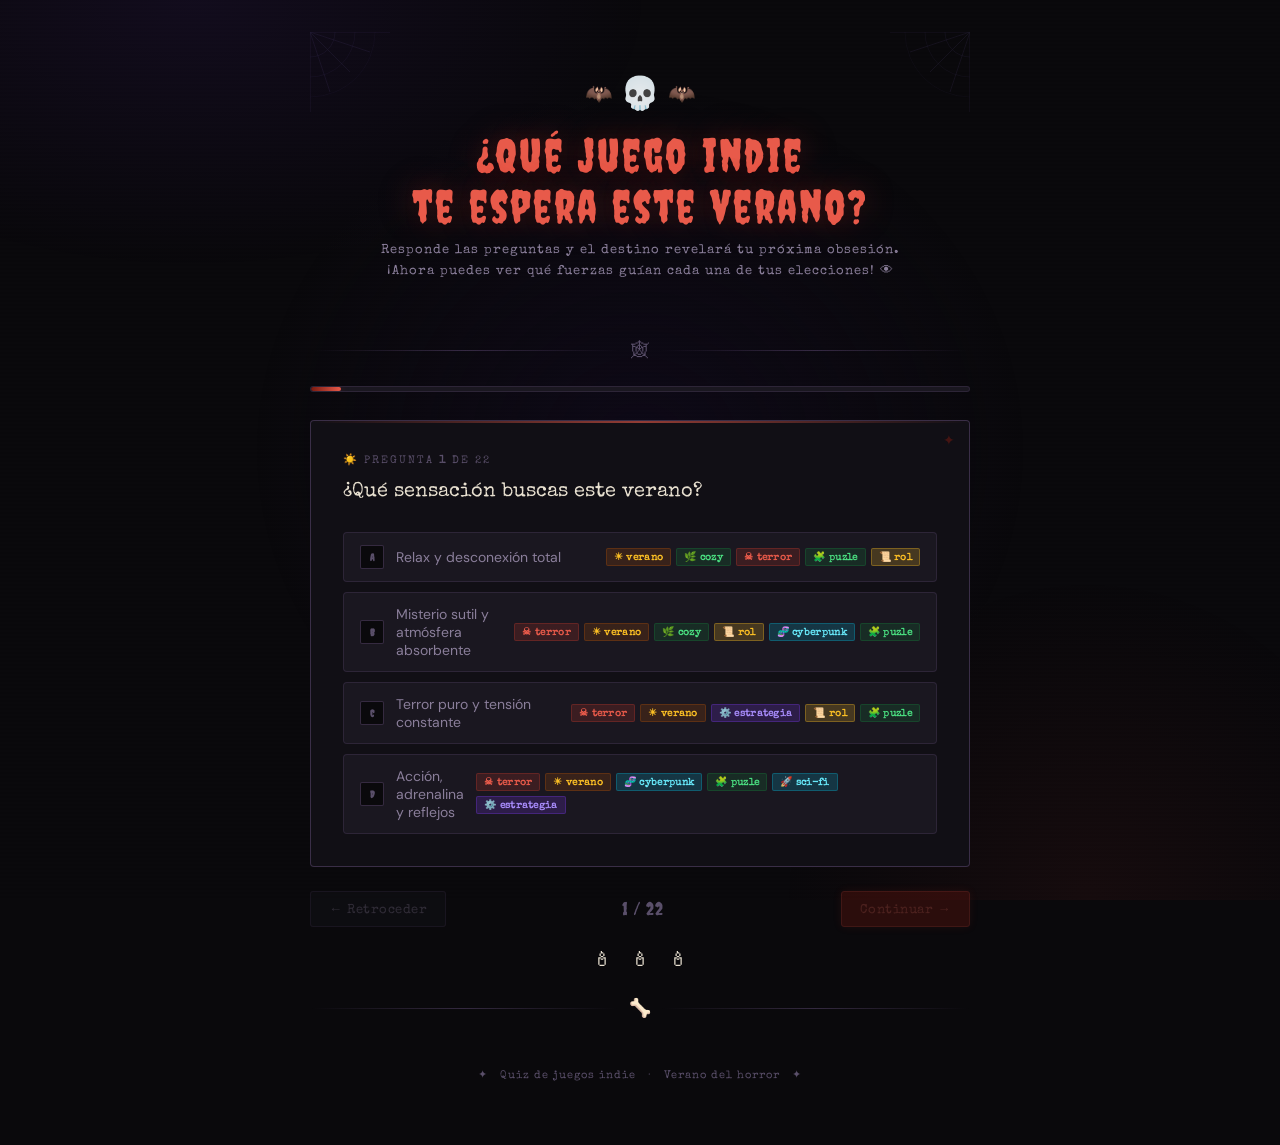
<file: index_2028.html>
<!DOCTYPE html>
<html lang="es">
<head>
  <meta charset="UTF-8">
  <meta name="viewport" content="width=device-width, initial-scale=1.0">
  <title>☠️ ¿Qué juego indie te espera este verano?</title>
  <link href="https://fonts.googleapis.com/css2?family=Creepster&family=Special+Elite&family=DM+Sans:wght@400;500;600&display=swap" rel="stylesheet">
  <style>
    *, *::before, *::after { box-sizing: border-box; margin: 0; padding: 0; }

    :root {
      --bg:        #0a090c;
      --bg2:       #110f15;
      --bg3:       #1a1720;
      --bg4:       #221e2a;
      --text:      #e8e0d0;
      --text2:     #8a7e9a;
      --text3:     #5a4f6a;
      --border:    rgba(180,140,220,0.12);
      --border2:   rgba(180,140,220,0.25);
      --red:       #c0392b;
      --red-glow:  rgba(192,57,43,0.35);
      --red-dim:   #7a1a10;
      --red-light: #e85a4a;
      --purple:    #7c3aed;
      --purple-glow: rgba(124,58,237,0.3);
      --purple-light: #a78bfa;
      --purple-dim:  #3b1d7a;
      --green:     #15803d;
      --green-light: #4ade80;
      --amber:     #b45309;
      --amber-light: #fbbf24;
      --moon:      #d4c5a9;
    }

    html { scroll-behavior: smooth; }

    body {
      background: var(--bg);
      font-family: 'DM Sans', sans-serif;
      min-height: 100vh;
      color: var(--text);
      overflow-x: hidden;
      cursor: default;
    }

    /* ── Atmospheric background ── */
    body::before {
      content: '';
      position: fixed;
      inset: 0;
      pointer-events: none;
      background:
        radial-gradient(ellipse 60% 50% at 15% 0%,   rgba(124,58,237,0.08) 0%, transparent 60%),
        radial-gradient(ellipse 40% 60% at 85% 100%,  rgba(192,57,43,0.07) 0%, transparent 60%),
        radial-gradient(ellipse 30% 40% at 50% 50%,   rgba(15,10,25,0.9) 0%, transparent 100%);
      z-index: 0;
    }

    /* ── Scanlines texture ── */
    body::after {
      content: '';
      position: fixed;
      inset: 0;
      pointer-events: none;
      background: repeating-linear-gradient(
        0deg,
        transparent,
        transparent 2px,
        rgba(0,0,0,0.03) 2px,
        rgba(0,0,0,0.03) 4px
      );
      z-index: 0;
    }

    .wrap {
      position: relative;
      z-index: 1;
      padding: 2rem 1.25rem 4rem;
      max-width: 700px;
      margin: 0 auto;
    }

    /* ── Header ── */
    .header {
      text-align: center;
      padding: 2.5rem 1rem 2rem;
      position: relative;
    }

    .skull-row {
      display: flex;
      justify-content: center;
      align-items: center;
      gap: 0.5rem;
      margin-bottom: 1rem;
    }
    .skull-row span { font-size: 22px; animation: floatBob 3s ease-in-out infinite; }
    .skull-row span:nth-child(2) { animation-delay: 0.5s; font-size: 32px; }
    .skull-row span:nth-child(3) { animation-delay: 1s; }

    @keyframes floatBob {
      0%, 100% { transform: translateY(0); }
      50%       { transform: translateY(-6px); }
    }

    .site-title {
      font-family: 'Creepster', cursive;
      font-size: clamp(28px, 7vw, 46px);
      color: var(--red-light);
      letter-spacing: 2px;
      line-height: 1.1;
      text-shadow: 0 0 30px var(--red-glow), 0 0 60px rgba(192,57,43,0.15);
      margin-bottom: 0.6rem;
    }

    .site-sub {
      font-family: 'Special Elite', cursive;
      font-size: 13px;
      color: var(--text2);
      letter-spacing: 1px;
      line-height: 1.6;
    }

    /* ── Divider with bats ── */
    .bat-divider {
      display: flex;
      align-items: center;
      gap: 10px;
      margin: 1.5rem 0;
      color: var(--text3);
      font-size: 18px;
    }
    .bat-divider::before, .bat-divider::after {
      content: '';
      flex: 1;
      height: 1px;
      background: linear-gradient(90deg, transparent, var(--border2), transparent);
    }

    /* ── Progress bar ── */
    .prog-wrap {
      height: 6px;
      background: var(--bg3);
      border-radius: 999px;
      margin-bottom: 1.75rem;
      overflow: hidden;
      border: 1px solid var(--border);
    }
    .prog-bar {
      height: 100%;
      background: linear-gradient(90deg, var(--red-dim), var(--red-light));
      border-radius: 999px;
      transition: width 0.45s cubic-bezier(0.4, 0, 0.2, 1);
      box-shadow: 0 0 8px var(--red-glow);
    }

    /* ── Question card ── */
    .qcard {
      background: var(--bg2);
      border: 1px solid var(--border2);
      border-radius: 4px;
      padding: 2rem;
      position: relative;
      overflow: hidden;
    }

    .qcard::before {
      content: '';
      position: absolute;
      top: 0; left: 0; right: 0;
      height: 2px;
      background: linear-gradient(90deg, transparent, var(--red-light), transparent);
      opacity: 0.6;
    }

    .qcard::after {
      content: '✦';
      position: absolute;
      top: 10px; right: 14px;
      color: var(--red-dim);
      font-size: 14px;
      opacity: 0.5;
    }

    .qlabel {
      font-family: 'Special Elite', cursive;
      font-size: 11px;
      color: var(--text3);
      margin-bottom: 12px;
      letter-spacing: 2px;
      text-transform: uppercase;
    }

    .qtext {
      font-family: 'Special Elite', cursive;
      font-size: clamp(16px, 4vw, 20px);
      color: var(--text);
      margin-bottom: 1.6rem;
      line-height: 1.4;
    }

    /* ── Options ── */
    .opts {
      display: flex;
      flex-direction: column;
      gap: 10px;
    }

    .opt {
      display: flex;
      align-items: center;
      gap: 12px;
      padding: 12px 16px;
      border: 1px solid var(--border);
      border-radius: 4px;
      background: var(--bg3);
      cursor: pointer;
      font-size: 14px;
      color: var(--text2);
      text-align: left;
      font-family: 'DM Sans', sans-serif;
      transition: all 0.18s ease;
      position: relative;
    }
    .opt:hover {
      border-color: var(--purple-light);
      color: var(--text);
      background: var(--bg4);
    }
    .opt.sel {
      background: rgba(124,58,237,0.12);
      border-color: var(--purple);
      color: var(--purple-light);
      box-shadow: 0 0 12px var(--purple-glow), inset 0 0 8px rgba(124,58,237,0.08);
    }
    .opt.sel-horror {
      background: rgba(192,57,43,0.12);
      border-color: var(--red);
      color: var(--red-light);
      box-shadow: 0 0 12px var(--red-glow), inset 0 0 8px rgba(192,57,43,0.08);
    }

    .opt-l {
      width: 24px; height: 24px;
      border-radius: 2px;
      border: 1px solid var(--border2);
      background: var(--bg);
      display: flex; align-items: center; justify-content: center;
      font-size: 10px;
      font-weight: 700;
      font-family: 'Creepster', cursive;
      color: var(--text3);
      transition: all 0.18s;
      flex-shrink: 0;
    }
    .opt.sel     .opt-l { background: var(--purple); border-color: var(--purple); color: white; }
    .opt.sel-horror .opt-l { background: var(--red); border-color: var(--red); color: white; }

    /* ── Dynamic Tags Container in Options ── */
    .opt-tags {
      display: flex;
      gap: 5px;
      margin-left: auto;
      flex-wrap: wrap;
    }

    .gbadge {
      font-size: 10px; padding: 2px 7px;
      border-radius: 2px; font-weight: 600;
      font-family: 'Special Elite', cursive;
      letter-spacing: 0.3px;
      white-space: nowrap;
    }
    .gbadge-horror { background: rgba(192,57,43,0.2); color: var(--red-light); border: 1px solid rgba(192,57,43,0.3); }
    .gbadge-summer { background: rgba(180,83,9,0.2);  color: var(--amber-light); border: 1px solid rgba(180,83,9,0.3); }
    .gbadge-cozy   { background: rgba(21,128,61,0.2); color: var(--green-light); border: 1px solid rgba(21,128,61,0.3); }

    /* ── Nav ── */
    .nav {
      display: flex;
      justify-content: space-between;
      align-items: center;
      margin-top: 1.5rem;
    }
    .qcount {
      font-family: 'Creepster', cursive;
      font-size: 18px;
      color: var(--text3);
      letter-spacing: 1px;
    }

    .nbtn {
      padding: 9px 18px;
      border: 1px solid var(--border2);
      border-radius: 3px;
      background: var(--bg3);
      cursor: pointer;
      font-size: 13px;
      color: var(--text2);
      font-family: 'Special Elite', cursive;
      letter-spacing: 0.5px;
      transition: all 0.2s;
    }
    .nbtn:hover:not(:disabled) { border-color: var(--purple-light); color: var(--text); background: var(--bg4); }
    .nbtn.primary {
      background: var(--red-dim);
      border-color: var(--red);
      color: var(--red-light);
      box-shadow: 0 0 10px var(--red-glow);
    }
    .nbtn.primary:hover:not(:disabled) { background: var(--red); color: white; }
    .nbtn:disabled { opacity: 0.3; cursor: not-allowed; }

    /* ── Results ── */
    .results { display: none; }

    .res-header {
      text-align: center;
      padding: 2rem;
      border: 1px solid var(--border2);
      background: var(--bg2);
      border-radius: 4px;
      margin-bottom: 1.5rem;
      position: relative;
      overflow: hidden;
    }
    .res-header::before {
      content: '';
      position: absolute;
      top: 0; left: 0; right: 0;
      height: 2px;
      background: linear-gradient(90deg, transparent, var(--purple-light), transparent);
    }
    .res-header h2 {
      font-family: 'Creepster', cursive;
      font-size: clamp(22px, 5vw, 32px);
      color: var(--purple-light);
      letter-spacing: 2px;
      text-shadow: 0 0 20px var(--purple-glow);
      margin-bottom: 8px;
    }
    .res-header p {
      font-family: 'Special Elite', cursive;
      color: var(--text2);
      font-size: 13px;
      letter-spacing: 0.5px;
      line-height: 1.6;
    }

    .res-filters {
      display: flex;
      gap: 8px;
      margin-bottom: 1.25rem;
      flex-wrap: wrap;
    }
    .filter-btn {
      padding: 5px 12px;
      border-radius: 2px;
      font-size: 11px;
      font-weight: 600;
      cursor: pointer;
      border: 1px solid var(--border2);
      background: var(--bg3);
      color: var(--text3);
      font-family: 'Special Elite', cursive;
      letter-spacing: 0.5px;
      transition: all 0.2s;
    }
    .filter-btn:hover    { border-color: var(--purple-light); color: var(--text2); }
    .filter-btn.active   { background: var(--purple-dim); border-color: var(--purple); color: var(--purple-light); box-shadow: 0 0 8px var(--purple-glow); }
    .filter-btn.f-horror { background: rgba(192,57,43,0.15); border-color: var(--red); color: var(--red-light); box-shadow: 0 0 8px var(--red-glow); }
    .filter-btn.f-summer { background: rgba(180,83,9,0.15); border-color: var(--amber); color: var(--amber-light); }
    .filter-btn.f-cozy   { background: rgba(21,128,61,0.15); border-color: var(--green); color: var(--green-light); }

    /* ── Game cards ── */
    .gcard {
      display: flex;
      align-items: center;
      gap: 14px;
      background: var(--bg2);
      border: 1px solid var(--border);
      border-radius: 3px;
      padding: 1rem 1.2rem;
      margin-bottom: 8px;
      transition: all 0.2s;
      animation: riseUp 0.4s ease both;
      position: relative;
      overflow: hidden;
    }
    .gcard::before {
      content: '';
      position: absolute;
      left: 0; top: 0; bottom: 0;
      width: 2px;
      background: var(--border2);
      transition: background 0.2s;
    }
    .gcard:hover { border-color: var(--border2); background: var(--bg3); }
    .gcard:hover::before { background: var(--purple); box-shadow: 0 0 8px var(--purple-glow); }
    .gcard.horror-card::before { background: var(--red-dim); }
    .gcard.horror-card:hover::before { background: var(--red-light); box-shadow: 0 0 8px var(--red-glow); }

    @keyframes riseUp {
      from { opacity: 0; transform: translateY(12px); }
      to   { opacity: 1; transform: translateY(0); }
    }

    .grank {
      font-family: 'Creepster', cursive;
      font-size: 24px;
      min-width: 36px;
      text-align: center;
      color: var(--text3);
    }
    .grank-1 { color: var(--amber-light); text-shadow: 0 0 12px rgba(251,191,36,0.4); }
    .grank-2 { color: #c0c0c0; }
    .grank-3 { color: #c4843a; }

    .ginfo { flex: 1; }
    .gtitle { font-size: 15px; font-weight: 600; color: var(--text); font-family: 'Special Elite', cursive; letter-spacing: 0.3px; }
    .gmeta  { display: flex; align-items: center; gap: 6px; margin-top: 5px; flex-wrap: wrap; }
    .gscore { font-size: 11px; color: var(--text3); }

    .gbar-wrap { width: 70px; background: var(--bg3); height: 4px; border-radius: 2px; overflow: hidden; flex-shrink: 0; }
    .gbar      { height: 100%; border-radius: 2px; transition: width 0.8s ease; }
    .gbar-normal { background: linear-gradient(90deg, var(--purple-dim), var(--purple-light)); }
    .gbar-horror { background: linear-gradient(90deg, var(--red-dim), var(--red-light)); }

    /* ── Actions ── */
    .actions {
      display: flex;
      gap: 10px;
      margin-top: 2rem;
      flex-wrap: wrap;
      justify-content: center;
    }
    .btn-action {
      padding: 10px 22px;
      border-radius: 3px;
      font-size: 13px;
      cursor: pointer;
      font-family: 'Special Elite', cursive;
      letter-spacing: 0.5px;
      transition: all 0.2s;
    }
    .btn-reroll {
      background: var(--red-dim);
      border: 1px solid var(--red);
      color: var(--red-light);
      box-shadow: 0 0 10px var(--red-glow);
    }
    .btn-reroll:hover { background: var(--red); color: white; }
    .btn-restart {
      background: var(--bg3);
      border: 1px solid var(--border2);
      color: var(--text2);
    }
    .btn-restart:hover { border-color: var(--purple-light); color: var(--text); }

    .candle-row {
      display: flex;
      justify-content: center;
      gap: 18px;
      margin: 1.2rem 0 0.5rem;
    }
    .candle { font-size: 20px; animation: flicker 4s ease-in-out infinite; }
    .candle:nth-child(2) { animation-delay: 1.2s; animation-duration: 3.5s; }
    .candle:nth-child(3) { animation-delay: 2.1s; animation-duration: 5s; }

    @keyframes flicker {
      0%, 95%, 100% { opacity: 1; }
      96%            { opacity: 0.4; }
      97%            { opacity: 1; }
      98%            { opacity: 0.6; }
      99%            { opacity: 1; }
    }

    .spider-wrap { position: relative; }
    .web-svg {
      position: absolute;
      width: 80px; height: 80px;
      opacity: 0.12;
      pointer-events: none;
    }
    .web-tl { top: 0; left: 0; }
    .web-tr { top: 0; right: 0; transform: scaleX(-1); }

    .footer {
      text-align: center;
      margin-top: 3rem;
      font-family: 'Special Elite', cursive;
      font-size: 11px;
      color: var(--text3);
      letter-spacing: 1px;
    }
    
    .filter-btn.f-strategy { background: rgba(167,139,250,0.15); border-color: var(--purple-light); color: var(--purple-light); }
	.filter-btn.f-rpg { background: rgba(251,191,36,0.15); border-color: var(--amber); color: var(--amber-light); }
	.filter-btn.f-cyberpunk { background: rgba(6,182,212,0.15); border-color: #06b6d4; color: #67e8f9; }
	
	/* Nuevos estilos de diseño para los botones de filtros activos */
	.filter-btn.f-strategy  { background: rgba(124,58,237,0.15); border-color: var(--purple); color: var(--purple-light); box-shadow: 0 0 8px var(--purple-glow); }
	.filter-btn.f-rpg       { background: rgba(251,191,36,0.15);  border-color: var(--amber);  color: var(--amber-light);  box-shadow: 0 0 8px rgba(251,191,36,0.2); }
	.filter-btn.f-cyberpunk { background: rgba(6,182,212,0.15);   border-color: #06b6d4;      color: #67e8f9;             box-shadow: 0 0 8px rgba(6,182,212,0.3); }
	
	/* Nuevos estilos de diseño para las etiquetas pequeñas (Badges) */
	.gbadge-strategy  { background: rgba(124,58,237,0.2); color: var(--purple-light); border: 1px solid rgba(124,58,237,0.3); }
	.gbadge-rpg       { background: rgba(251,191,36,0.2);  color: var(--amber-light);  border: 1px solid rgba(251,191,36,0.3); }
	.gbadge-cyberpunk { background: rgba(6,182,212,0.2);   color: #67e8f9;             border: 1px solid rgba(6,182,212,0.3); }
	
  </style>
</head>
<body>

<div class="wrap" id="app">

  <div class="header">
    <svg class="web-svg web-tl" viewBox="0 0 80 80" fill="none" xmlns="http://www.w3.org/2000/svg">
      <path d="M0 0 L80 0 M0 0 L0 80" stroke="#a78bfa" stroke-width="0.8"/>
      <path d="M0 0 L60 20 M0 0 L20 60 M0 0 L40 40" stroke="#a78bfa" stroke-width="0.6"/>
      <ellipse cx="0" cy="0" rx="25" ry="25" stroke="#a78bfa" stroke-width="0.5" fill="none"/>
      <ellipse cx="0" cy="0" rx="45" ry="45" stroke="#a78bfa" stroke-width="0.4" fill="none"/>
      <ellipse cx="0" cy="0" rx="65" ry="65" stroke="#a78bfa" stroke-width="0.3" fill="none"/>
    </svg>
    <svg class="web-svg web-tr" viewBox="0 0 80 80" fill="none" xmlns="http://www.w3.org/2000/svg">
      <path d="M0 0 L80 0 M0 0 L0 80" stroke="#a78bfa" stroke-width="0.8"/>
      <path d="M0 0 L60 20 M0 0 L20 60 M0 0 L40 40" stroke="#a78bfa" stroke-width="0.6"/>
      <ellipse cx="0" cy="0" rx="25" ry="25" stroke="#a78bfa" stroke-width="0.5" fill="none"/>
      <ellipse cx="0" cy="0" rx="45" ry="45" stroke="#a78bfa" stroke-width="0.4" fill="none"/>
      <ellipse cx="0" cy="0" rx="65" ry="65" stroke="#a78bfa" stroke-width="0.3" fill="none"/>
    </svg>

    <div class="skull-row">
      <span>🦇</span><span>💀</span><span>🦇</span>
    </div>
    <div class="site-title">¿Qué juego indie<br>te espera este verano?</div>
    <div class="site-sub">
      Responde las preguntas y el destino revelará tu próxima obsesión.<br>
      ¡Ahora puedes ver qué fuerzas guían cada una de tus elecciones! 👁
    </div>
  </div>

  <div class="bat-divider">🕸</div>

  <div id="quiz-section" class="spider-wrap">
    <div class="prog-wrap">
      <div class="prog-bar" id="prog"></div>
    </div>
    <div class="qcard">
      <div class="qlabel" id="qlabel"></div>
      <div class="qtext" id="qtext"></div>
      <div class="opts"  id="opts"></div>
    </div>
    <div class="nav">
      <button class="nbtn" id="prevBtn" onclick="nav(-1)" type="button">← Retroceder</button>
      <span   class="qcount" id="qcount"></span>
      <button class="nbtn primary" id="nextBtn" onclick="nav(1)" type="button">Continuar →</button>
    </div>
    <div class="candle-row"><span class="candle">🕯</span><span class="candle">🕯</span><span class="candle">🕯</span></div>
  </div>

  <div class="results" id="results-section">
    <div class="res-header">
      <h2>☠ El oráculo ha hablado ☠</h2>
      <p id="res-sub"></p>
    </div>

    <div class="res-filters">
      <button class="filter-btn active" id="filter-all"    onclick="filterResults('all')"    type="button">🎲 Todos</button>
      <button class="filter-btn"        id="filter-summer" onclick="filterResults('summer')" type="button">☀️ Verano</button>
      <button class="filter-btn"        id="filter-horror" onclick="filterResults('horror')" type="button">👻 Terror</button>
      <button class="filter-btn"        id="filter-cozy"   onclick="filterResults('cozy')"   type="button">🌿 Cozy</button>
      <!-- Añadir dentro de <div class="res-filters"> -->
		<button class="filter-btn" id="filter-strategy" onclick="filterResults('strategy')" type="button">⚙️ Estrategia</button>
		<button class="filter-btn" id="filter-rpg"      onclick="filterResults('rpg')"      type="button">📜 Rol/Narrativo</button>
		<button class="filter-btn" id="filter-cyberpunk" onclick="filterResults('cyberpunk')" type="button">🧬 Cyberpunk</button>
    </div>

    <div id="game-list"></div>

    <div class="actions">
      <button class="btn-action btn-reroll"   onclick="rerollResults()" type="button">🎲 Invocar de nuevo</button>
      <button class="btn-action btn-restart"  onclick="restart()"       type="button">💀 Empezar de cero</button>
    </div>
  </div>

  <div class="bat-divider">🦴</div>
  <div class="footer">✦ &nbsp; Quiz de juegos indie &nbsp; · &nbsp; Verano del horror &nbsp; ✦</div>
</div>

<script>
// ==========================================
// 1. BASE DE DATOS UNIFICADA DE JUEGOS (GAME_TAGS)
// ==========================================
const GAME_TAGS = {
  // --- TERROR ---
  "Tormented Souls": ["horror"], 
  "Crow Country": ["horror"], 
  "Faith: The Unholy Trinity": ["horror"],
  "Amnesia: The Bunker": ["horror", "summer"], 
  "Phasmophobia": ["horror"], 
  "Iron Lung": ["horror"],
  "My House.wad": ["horror"], 
  "Dredge": ["horror", "summer", "cozy"],
  "Omori": ["horror", "cozy"],
  "Norco": ["horror"],
  "Disco Elysium": ["horror", "summer"],
  "Return of the Obra Dinn": ["horror"],
  "Beacon Pines": ["horror", "cozy"],
  "Signalis": ["horror"],
  "The Long Dark": ["horror", "summer"],
  "Spiritfarer": ["horror", "cozy", "summer"],
  "Grave Seasons": ["horror", "cozy", "summer", "only-english"],
  "Mina the Hollower": ["horror", "summer"],
  "Blighted": ["horror", "summer"],
  "Vagante": ["horror"],
  "Lethal Company": ["horror"],
  "Doki Doki Literature Club": ["horror", "cozy"],
  "Inscryption": ["horror"],
  "Darkwood": ["horror"],
  "Little Nightmares II": ["horror"],
  "SOMA": ["horror"],
  "Subnautica": ["horror", "summer"],
  "Salt and Sanctuary": ["horror"],
  "Curse of the Dead Gods": ["horror"],
  "GRIME": ["horror"],
  "Blasphemous": ["horror"],
  "Buckshot Roulette": ["horror"],
  "Gloomwood": ["horror"],
  "Dusk": ["horror", "summer"],
  "Selaco": ["horror", "summer"],
  "Pathologic 2": ["horror", "rpg"],
  "Anemoiapolis": ["horror", "puzzle"],
  "Slay the Princess": ["horror", "rpg"],

  // --- ESTRATEGIA Y GESTIÓN ---
  "Loop Hero": ["strategy", "horror", "summer"],
  "Papers Please": ["strategy", "summer"],
  "Barotrauma": ["horror", "strategy"],
  "Songs of Syx": ["strategy", "summer", "only-english"],
  "Manor Lords": ["strategy", "summer"],
  "Frostpunk 2": ["strategy", "horror"],
  "Against the Storm": ["strategy", "horror"],
  "Cult of the Lamb": ["horror", "cozy", "strategy"],
  "Factorio": ["strategy"],
  "RimWorld": ["strategy", "horror"],

  // --- ROL / NARRATIVO ---
  "Citizen Sleeper": ["rpg", "cyberpunk", "cozy"],
  "Pentiment": ["rpg", "horror"],
  "1000xRESIST": ["horror", "rpg", "summer"],
  "The Cosmic Wheel Sisterhood": ["rpg", "cozy"],
  "Limbus Company": ["rpg", "horror"],
  "Arcadian Atlas": ["rpg", "strategy", "summer"],
  "Cassette Beasts": ["rpg", "cozy", "summer"],

  // --- CYBERPUNK / SCI-FI ---
  "Ghostrunner 2": ["cyberpunk", "summer"],
  "Katana ZERO": ["cyberpunk", "horror"],
  "Nine Sols": ["rpg", "cyberpunk", "horror"],
  "Mullet MadJack": ["cyberpunk", "summer"],
  "Pacific Drive": ["horror", "sci-fi", "summer"],
  "Stray": ["cyberpunk", "cozy"],
  "Cloudpunk": ["cyberpunk", "summer"],
  "Shadows of Doubt": ["cyberpunk", "horror"],

  // --- SOLO EN INGLÉS ---
  "Who's Lila?": ["horror", "puzzle", "only-english"],
  "Ostranauts": ["strategy", "cyberpunk", "only-english"],
  "Caves of Qud": ["rpg", "sci-fi", "only-english"],
  "Milk inside a bag of milk": ["horror", "only-english"],
  "Mainframe Industries": ["cyberpunk", "puzzle", "only-english"],
  "Hypnospace Outlaw": ["rpg", "only-english"],
  "Akane": ["cyberpunk", "summer", "only-english"],
  "Aquaria": ["summer", "cozy", "only-english"],

  // --- COZY, RELAX Y VERANO ---
  "Cloudheim": ["cozy", "summer", "rpg"],
  "Pseudoregalia": ["summer", "puzzle"],
  "A Short Hike": ["summer", "cozy"],
  "Stardew Valley": ["summer", "cozy"],
  "Hokko Life": ["summer", "cozy"],
  "Unpacking": ["summer", "cozy"],
  "Coral Island": ["summer", "cozy"],
  "Cozy Grove": ["summer", "cozy"],
  "Alba: A Wildlife Adventure": ["summer", "cozy"],
  "Cloud Gardens": ["summer", "cozy"],
  "Journey": ["summer", "cozy"],
  "Flower": ["summer", "cozy"],
  "Abzû": ["summer", "cozy"],
  "Moonlight Peaks": ["summer", "cozy"],
  "Tales of Seikyu": ["summer", "cozy"],
  "Woodo": ["summer", "cozy"],
  "Eastshade": ["summer", "cozy"],
  "Dordogne": ["summer", "cozy"],
  "Outer Wilds": ["summer"],
  "Sable": ["summer"],
  "Tchia": ["summer"],
  "Sailwind": ["summer"],
  "Tunic": ["summer"],
  "Tails of Iron": ["summer"],
  "Kena: Bridge of Spirits": ["summer"],
  "Weird West": ["summer"],
  "Phoenotopia Awakening": ["summer"],
  "Moonlighter 2: The Endless Vault": ["summer"],
  "Outbound": ["summer", "cozy"],
  "Dave the Diver": ["summer", "cozy"],
  "Firewatch": ["summer"],
  "CrossCode": ["summer"],
  "Sea of Stars": ["summer"],
  "TMNT: Shredder's Revenge": ["summer"],
  "Sonic Mania": ["summer"],
  "Shovel Knight": ["summer"],
  "A Hat in Time": ["summer", "cozy"],
  "Demon Turf": ["summer"],
  "Ratatan": ["summer"],
  "Neon White": ["summer"],
  "Ultrakill": ["summer"],
  "Art of Rally": ["summer"],
  "Raft": ["summer"],
  "Sail Forth": ["summer"],
  "Windbound": ["summer"],
  "King of Seas": ["summer"],
  "Moonglow Bay": ["summer", "cozy"],
  "Pine": ["summer"],
  "Chained Echoes": ["summer"],
  "Ara Fell": ["summer"],
  "Wytchwood": ["summer", "cozy"],
  "TOEM": ["summer", "cozy"],
  "Littlewood": ["summer", "cozy"],
  "Garden Story": ["summer", "cozy"],
  "What Remains of Edith Finch": ["summer", "cozy"],
  "Gris": ["summer", "cozy"],
  "West of Loathing": ["summer"],
  "Slay the Spire": ["summer"],
  "Balatro": ["summer"],
  "Ori and the Will of the Wisps": ["summer", "cozy"],
  "Townscaper": ["summer", "cozy"],
  "A Little to the Left": ["summer", "cozy"],
  "Summerhouse": ["summer", "cozy"],
  "The Garden Path": ["summer", "cozy"],
  "Hyper Light Drifter": ["summer"],
  "Rogue Legacy 2": ["summer"],
  "Enter the Gungeon": ["summer"],
  "Core Keeper": ["summer", "cozy"],
  "Dinkum": ["summer", "cozy"],
  "Wanderburg": ["summer", "cozy"],
  "Valheim": ["summer"],
  "Terraria": ["summer"],
  "It Takes Two": ["summer"],
  "Pode": ["summer", "cozy"],
  "Rivals of Aether": ["summer"],
  "Deep Rock Galactic": ["summer"],
  "OneShot": ["cozy"],
  "Jazzpunk": ["summer"],
  "Baba Is You": ["summer"],
  "The Witness": ["summer"],
  "The Talos Principle": ["summer"],
  "Heaven's Vault": ["summer"],
  "Braid": ["summer"],
  "Fez": ["summer"],
  "Patrick's Parabox": ["summer"],
  "Carto": ["summer", "cozy"],
  "Opus Magnum": ["summer"],
  "Turing Complete": ["summer"],
  "Viewfinder": ["summer"],
  "Superliminal": ["summer"],
  "Antichamber": ["summer"],
  "Manifold Garden": ["summer"],
  "Everything": ["summer", "cozy"],
  "Donut County": ["summer", "cozy"],
  "Plug & Play": ["cozy"],
  "Manual Samuel": ["summer"],
  "Accounting+": ["summer"],
  "Cuphead": ["summer"],
  "Moving Out 2": ["summer"],
  "Party Animals": ["summer"],
  "Trine 4": ["summer"],
  "Goat Simulator 3": ["summer"],
  "Untitled Goose Game": ["summer", "cozy"],
  "Kind Words (lo fi chill beats to write to)": ["cozy"],
  "Thank Goodness You're Here!": ["summer"],
  "D-topia": ["summer", "cozy"], 
  "Swan Song": ["cozy", "summer"],
  "Calx": ["summer", "cozy"],
  "Animal Well": ["horror", "puzzle", "cozy"],
  "Strange Horticulture": ["cozy", "puzzle", "summer"],
  "Wanderstop": ["cozy", "summer"],
  "Smushi Come Home": ["cozy", "summer"],
  "Bunhouse": ["cozy", "summer"],
  "Lake": ["cozy", "summer"],
  "Potion Permit": ["cozy", "rpg", "summer"],
  "Judgment Apocalypse": ["strategy", "horror"],
  "Hollow Knight": ["horror", "summer"],
  "Dead Cells": ["horror", "summer"],
  "Hades": ["horror", "summer"],
  "Celeste": ["horror", "summer"],
  "Rusty Lake: Hotel": ["horror", "puzzle"],
  "Akane": ["cyberpunk", "summer"],
  "Dark Scrolls": ["summer", "horror", "strategy"],  // roguelite + acción

  // --- JOYAS OCULTAS DE TERROR / MISTERIO ---
  "Mundaun": ["horror", "puzzle"],               // Terror folclórico en los Alpes suizos dibujado a lápiz.
  "Who's Lila?": ["horror", "puzzle"],           // Misterio inverso donde controlas manualmente las expresiones faciales del protagonista.
  "Milk inside a bag of milk": ["horror"],       // Novela visual psicológica y claustrofóbica muy cruda.
  "Lunacid": ["horror", "rpg"],                  // RPG de mazmorras en primera persona inspirado en los juegos oscuros de PS1.
  "Growing Up In The Caves": ["horror", "cozy"], // Supervivencia tribal prehistórica minimalista y tensa.

  // --- JOYAS OCULTAS DE STRATEGY / CYBERPUNK / SCI-FI ---
  "Ostranauts": ["strategy", "cyberpunk"],       // Simulación hiperdetallada de supervivencia y desguace de naves en un futuro distópico.
  "Mainframe Industries": ["cyberpunk", "puzzle"],// Hackeo de terminales lógicos y redes desde una interfaz de comandos pura.
  "Highfleet": ["strategy", "sci-fi"],           // Estrategia militar, físicas y gestión de flotas diésel-punk en un desierto enorme.
  "Caves of Qud": ["rpg", "sci-fi"],             // Un roguelike de ciencia ficción post-apocalíptica de culto con mutaciones infinitas.
  "Void Bastards": ["sci-fi", "summer"],         // Shooter estratégico de cómics espaciales donde asaltas naves abandonadas.

  // --- JOYAS OCULTAS DE RELAX / VERANO / COZY ---
  "Umurangi Generation": ["cyberpunk", "summer"],// Simulador de fotografía en un futuro distópico con vibras veraniegas/urbanas.
  "Shedworksable (Sable)": ["summer", "cozy"],    // (Ya tienes Sable, una alternativa oculta es:)
  "Northern Journey": ["summer", "rpg"],         // Una aventura de exploración nórdica extraña, surrealista y bellísima.
  "Aquaria": ["summer", "cozy"],                 // Un metroidvania submarino clásico e independiente que muchos han olvidado.
  "Cloud Meadow": ["cozy", "rpg"],               // Gestión de granjas de fantasía flotantes y combate por turnos.
};

// Configuración visual centralizada de etiquetas para evitar repeticiones absurdas
const TAG_CONFIG = {
  'horror':    { text: '☠ terror',    class: 'gbadge-horror' },
  'summer':    { text: '☀ verano',    class: 'gbadge-summer' },
  'cozy':      { text: '🌿 cozy',      class: 'gbadge-cozy' },
  'strategy':  { text: '⚙️ estrategia', class: 'gbadge-strategy' },
  'rpg':       { text: '📜 rol',       class: 'gbadge-rpg' },
  'cyberpunk': { text: '🧬 cyberpunk', class: 'gbadge-cyberpunk' },
  'puzzle':    { text: '🧩 puzle',     class: 'gbadge-cozy' }, 
  'sci-fi':    { text: '🚀 sci-fi',    class: 'gbadge-cyberpunk' }
};

// Función única y global para extraer tags de un juego
function getTag(g) { 
  return GAME_TAGS[g] || ["summer"]; 
}

// ==========================================
// 2. BANCO DE PREGUNTAS (Q)
// ==========================================
const Q = [
  { e:"☀️", t:"¿Qué sensación buscas este verano?", o:[
    {l:"A",t:"Relax y desconexión total",g:["A Short Hike","Stardew Valley","Hokko Life","Spiritfarer","Unpacking","Coral Island","Cozy Grove","Alba: A Wildlife Adventure","Cloud Gardens","Journey","Flower","Abzû","Moonlight Peaks","Tales of Seikyu","Woodo","Eastshade","Dordogne","Strange Horticulture","Wanderstop","Bunhouse","Lake","Potion Permit","Cloudheim"]},
    {l:"B",t:"Misterio sutil y atmósfera absorbente",g:["Dredge","Outer Wilds","Sable","Norco","Disco Elysium","Return of the Obra Dinn","Beacon Pines","Citizen Sleeper","Hypnospace Outlaw","What Remains of Edith Finch","Gris","The Cosmic Wheel Sisterhood","Animal Well","Strange Horticulture","Pentiment","Who's Lila?", "Umurangi Generation"]},
    {l:"C",t:"Terror puro y tensión constante",g:["Tormented Souls","Crow Country","Faith: The Unholy Trinity","Amnesia: The Bunker","Phasmophobia","Iron Lung","My House.wad","Darkwood","Signalis","The Long Dark","Lethal Company","SOMA","Subnautica","Buckshot Roulette","Gloomwood","Dusk","Selaco","Barotrauma","Pathologic 2","Mundaun", "Milk inside a bag of milk"]},
    {l:"D",t:"Acción, adrenalina y reflejos",g:["Hollow Knight","Dead Cells","Hades","Celeste","Salt and Sanctuary","Curse of the Dead Gods","GRIME","Blasphemous","Katana ZERO","Neon White","Ultrakill","Ghostrunner 2","Mullet MadJack","Pseudoregalia","Enter the Gungeon","Rogue Legacy 2", "Void Bastards", "Highfleet", "Akane", "Dark Scrolls"]}
  ]},
  { e:"🏖️", t:"Tu escenario ideal para perderte sería…", o:[
    {l:"A",t:"Playa e islas tropicales",g:["Dave the Diver","Hokko Life","Tchia","Subnautica","Raft","Dredge","Coral Island"]},
    {l:"B",t:"Mar y navegación (de día... y de noche)",g:["Sailwind","Dredge","Sail Forth","Raft","King of Seas","Windbound","Iron Lung","Barotrauma","Aquaria","Subnautica"]},
    {l:"C",t:"Montañas y naturaleza",g:["A Short Hike","Firewatch","The Long Dark","Celeste","Alba: A Wildlife Adventure","Stardew Valley","Ori and the Will of the Wisps","Amnesia: The Bunker","Cloudheim","Mundaun","Northern Journey"]},
    {l:"D",t:"Ciudad o entorno urbano",g:["Cloudpunk","Disco Elysium","Norco","Beacon Pines","Citizen Sleeper","Hypnospace Outlaw","My House.wad","Phasmophobia","Shadows of Doubt","Stray", "Umurangi Generation", "Akane"]},
    {l:"E",t:"Fantasía y mundos imaginarios",g:["Pine","Chained Echoes","Phoenotopia Awakening","CrossCode","Ara Fell","Moonlight Peaks","Grave Seasons","Tales of Seikyu","Unbound: Worlds Apart","GRIME","Blasphemous","Nine Sols","Cassette Beasts"]},
    {l:"F",t:"Lugares oscuros y perturbadores",g:["Darkwood","SOMA","Signalis","Little Nightmares II","Omori","Salt and Sanctuary","Vagante","Inscryption","Hollow Knight","Tormented Souls","Crow Country","Faith: The Unholy Trinity","Slay the Princess", "Lunacid", "Caves of Qud"]}
  ]},
  { e:"🚗", t:"Si tuvieras vacaciones virtuales, elegirías…", o:[
    {l:"A",t:"Explorar libremente",g:["Outer Wilds","Sable","Subnautica","Sailwind","Tunic","Firewatch","A Short Hike","Outbound","Unbound: Worlds Apart","Everything","Manifold Garden","Antichamber","My House.wad","Pine","Pacific Drive"]},
    {l:"B",t:"Hacer misiones y progresar",g:["CrossCode","Tails of Iron","Kena: Bridge of Spirits","Weird West","Moonlighter 2: The Endless Vault","Tunic","Citizen Sleeper","Disco Elysium","Tormented Souls","Crow Country","Potion Permit","Pentiment"]},
    {l:"C",t:"Construir y crear",g:["Stardew Valley","Terraria","Valheim","Coral Island","Raft","Dinkum","Wanderburg","Core Keeper","Cloudheim","Manor Lords","Factorio"]},
    {l:"D",t:"Competir o superar desafíos",g:["Art of Rally","Neon White","Ratatan","Slay the Spire","Balatro","Dead Cells","Hades","GRIME","Mullet MadJack","Ghostrunner 2"]},
    {l:"E",t:"Conocer personajes únicos",g:["Disco Elysium","Hades","Spiritfarer","Omori","Moonlight Peaks","Grave Seasons","Tales of Seikyu","Citizen Sleeper","Norco","The Cosmic Wheel Sisterhood","Slay the Princess"]},
    {l:"F",t:"Sobrevivir a algo terrorífico",g:["Signalis","Darkwood","SOMA","Little Nightmares II","The Long Dark","Subnautica","Lethal Company","Vagante","Amnesia: The Bunker","Phasmophobia","Iron Lung","Pacific Drive"]}
  ]},
  { e:"🎮", t:"¿Cuánto esfuerzo mental quieres dedicar?", o:[
    {l:"A",t:"Cero, solo divertirme",g:["Untitled Goose Game","Goat Simulator 3","Party Animals","Trine 4","Pseudoregalia","Ratatan","Donut County","Thank Goodness You're Here!","Jazzpunk","Mullet MadJack"]},
    {l:"B",t:"Algo ligero y relajado",g:["A Short Hike","Tchia","Stardew Valley","Hokko Life","Spiritfarer","Unpacking","Coral Island","Dave the Diver","Woodo","Outbound","Cozy Grove","Lake","Summerhouse","Townscaper"]},
    {l:"C",t:"Equilibrado",g:["Dave the Diver","Firewatch","CrossCode","Outer Wilds","Subnautica","Weird West","Moonlighter 2: The Endless Vault","Citizen Sleeper","Inscryption","Phasmophobia","Crow Country","Stray","Cassette Beasts","Strange Horticulture"]},
    {l:"D",t:"Me gustan los retos",g:["Hollow Knight","Salt and Sanctuary","Curse of the Dead Gods","Vagante","GRIME","Blasphemous","Blighted","Mina the Hollower","Katana ZERO","Ghostrunner 2","Nine Sols","Loop Hero","Slay the Spire","Balatro","Chants of Sennaar","The Witness","Viewfinder","Superliminal"]}
  ]},
  { e:"🚤", t:"¿Qué actividad veraniega te atrae más?", o:[
    {l:"A",t:"Navegar por el mar",g:["Sailwind","Windbound","Dredge","Sail Forth","Raft","Barotrauma"]},
    {l:"B",t:"Pescar tranquilamente",g:["Dave the Diver","Dredge","Stardew Valley","Hokko Life","Spiritfarer","Moonglow Bay"]},
    {l:"C",t:"Viajar y conocer lugares",g:["Sable","Firewatch","A Short Hike","Tails of Iron","Sailwind","Journey","Outbound","Pine","Dordogne","Stray"]},
    {l:"D",t:"Acampar en la naturaleza",g:["The Long Dark","A Short Hike","Firewatch","Valheim","Subnautica","Amnesia: The Bunker","Pacific Drive"]},
    {l:"E",t:"Explorar ruinas y misterios",g:["Outer Wilds","Subnautica","Return of the Obra Dinn","Tunic","Blighted","Unbound: Worlds Apart","SOMA","Signalis","Darkwood","Tormented Souls","Crow Country","Phasmophobia","My House.wad","Faith: The Unholy Trinity","Iron Lung","Animal Well","Chants of Sennaar"]}
  ]},
  { e:"📖", t:"¿Qué tipo de historia prefieres?", o:[
    {l:"A",t:"Alegre y optimista",g:["Hokko Life","Tchia","A Short Hike","Spiritfarer","Coral Island","Pseudoregalia","A Hat in Time","Moonlight Peaks","Tales of Seikyu","Woodo","Wytchwood","TOEM","Dordogne","Littlewood","Garden Story"]},
    {l:"B",t:"Emotiva y conmovedora",g:["Omori","Firewatch","Spiritfarer","Celeste","What Remains of Edith Finch","Gris","Beacon Pines","SOMA","Citizen Sleeper","1000xRESIST"]},
    {l:"C",t:"Humorística y absurda",g:["Untitled Goose Game","Goat Simulator 3","Disco Elysium","West of Loathing","Thank Goodness You're Here!","Jazzpunk","Buckshot Roulette"]},
    {l:"D",t:"Épica y grandiosa",g:["Tails of Iron","CrossCode","Chained Echoes","Weird West","Salt and Sanctuary","Blasphemous","GRIME","Hades","Nine Sols"]},
    {l:"E",t:"Misteriosa e intrigante",g:["Outer Wilds","Dredge","Return of the Obra Dinn","Disco Elysium","Norco","Grave Seasons","Mina the Hollower","Unbound: Worlds Apart","Inscryption","Signalis","Darkwood","Hypnospace Outlaw","Doki Doki Literature Club","Tormented Souls","Crow Country","Faith: The Unholy Trinity","Iron Lung","My House.wad","Amnesia: The Bunker","Phasmophobia","Shadows of Doubt","Pentiment","Slay the Princess"]}
  ]},
  { e:"🎨", t:"¿Qué estilo visual te llama más?", o:[
    {l:"A",t:"Pixel Art retro",g:["Sea of Stars","Stardew Valley","Celeste","Shovel Knight","Terraria","Dead Cells","Hollow Knight","Mina the Hollower","Unbound: Worlds Apart","Omori","Norco","Signalis","Blasphemous","Vagante","Faith: The Unholy Trinity","Loop Hero","Katana ZERO"]},
    {l:"B",t:"Dibujos animados y colorido",g:["Untitled Goose Game","Tchia","Cuphead","Trine 4","Pseudoregalia","A Hat in Time","Little Nightmares II","Cult of the Lamb","A Short Hike","Cozy Grove"]},
    {l:"C",t:"Oscuro y perturbador (retro 3D o expresionista)",g:["Darkwood","SOMA","Little Nightmares II","Inscryption","Omori","Signalis","Blasphemous","GRIME","Tormented Souls","Crow Country","Amnesia: The Bunker","Iron Lung","My House.wad","Buckshot Roulette","Gloomwood","Dusk","Pathologic 2"]}
  ]},
  { e:"⚔️", t:"¿Cómo prefieres el combate o el peligro?", o:[
    {l:"A",t:"Sin combate (exploración y relax)",g:["A Short Hike","Stardew Valley","Hokko Life","Spiritfarer","Unpacking","Coral Island","Abzû","Journey","Eastshade","Norco","Citizen Sleeper","Hypnospace Outlaw","Iron Lung","Unpacking","Townscaper","A Little to the Left","Summerhouse","Dordogne","The Cosmic Wheel Sisterhood","Pentiment"]},
    {l:"B",t:"Combate ligero y divertido",g:["Dave the Diver","Tchia","Hades","Sailwind","Pseudoregalia","A Hat in Time","Crow Country","Cult of the Lamb","Moonlighter 2: The Endless Vault","Stray","Cassette Beasts"]},
    {l:"C",t:"Combate clásico o puzles de supervivencia",g:["Tails of Iron","CrossCode","Kena: Bridge of Spirits","Phoenotopia Awakening","Weird West","Hyper Light Drifter","Tormented Souls","My House.wad","Pacific Drive","Animal Well","Strange Horticulture"]},
    {l:"D",t:"Combate / evasión desesperada y desafiante",g:["Hollow Knight","Salt and Sanctuary","Dead Cells","Celeste","Curse of the Dead Gods","Mina the Hollower","Blighted","Vagante","GRIME","Blasphemous","Signalis","Amnesia: The Bunker","Faith: The Unholy Trinity","Phasmophobia","Darkwood","SOMA","Frostpunk 2","Against the Storm"]},
    {l:"E",t:"Combate épico y espectacular",g:["Hades","Chained Echoes","Ultrakill","Neon White","Enter the Gungeon","Rogue Legacy 2","Dead Cells","Ghostrunner 2","Katana ZERO","Mullet MadJack","Nine Sols", "Akane"]}
  ]},
  { e:"📜", t:"¿Qué es más importante para ti?", o:[
    {l:"A",t:"Historia profunda y emotiva",g:["Omori","Firewatch","Spiritfarer","What Remains of Edith Finch","Disco Elysium","Gris","Beacon Pines","SOMA","Norco","Citizen Sleeper","Doki Doki Literature Club","1000xRESIST","Pentiment","Slay the Princess"]},
    {l:"B",t:"Jugabilidad adictiva y divertida",g:["Stardew Valley","Hades","Dead Cells","Hokko Life","Ratatan","Outbound","Balatro","Slay the Spire","Inscryption","Loop Hero","Buckshot Roulette","Cult of the Lamb"]},
    {l:"C",t:"Exploración y libertad",g:["Outer Wilds","Tunic","Subnautica","Sailwind","Sable","Unbound: Worlds Apart","Darkwood","My House.wad","Stray","Pseudoregalia"]},
    {l:"D",t:"Construcción, estrategia y creatividad",g:["Terraria","Valheim","Coral Island","Core Keeper","Dinkum","Factorio","RimWorld","Manor Lords","Frostpunk 2","Against the Storm","Songs of Syx","Townscaper","Cloudheim"]},
    {l:"E",t:"Supervivencia extrema y pánico / Cooperativo",g:["Sailwind","Valheim","It Takes Two","Lethal Company","Deep Rock Galactic","Tormented Souls","Crow Country","Amnesia: The Bunker","Phasmophobia","Faith: The Unholy Trinity","Iron Lung","Barotrauma"]}
  ]},
  { e:"🌟", t:"¿Qué prefieres en un juego?", o:[
    {l:"A",t:"Atmósfera relajante y bonita",g:["A Short Hike","Abzû","Journey","Spiritfarer","Eastshade","Cloud Gardens","Flower","Woodo","Outbound","Townscaper","A Little to the Left","Kind Words (lo fi chill beats to write to)","Summerhouse","The Garden Path","Dordogne"]},
    {l:"B",t:"Sorpresas constantes, romper la cuarta pared",g:["Inscryption","Omori","Doki Doki Literature Club","OneShot","Baba Is You","Superliminal","Viewfinder","Balatro","Buckshot Roulette","Slay the Princess","My House.wad"]},
    {l:"C",t:"Vida de detective o investigador / Exorcista",g:["Disco Elysium","Return of the Obra Dinn","Norco","Hypnospace Outlaw","Doki Doki Literature Club","Inscryption","Crow Country","Phasmophobia","Faith: The Unholy Trinity","Shadows of Doubt","Strange Horticulture","Pentiment"]},
    {l:"D",t:"Vida de aventurero/a épico",g:["Chained Echoes","Sea of Stars","CrossCode","GRIME","Blasphemous","Vagante","Hades","Tunic","Pseudoregalia","Nine Sols"]},
    {l:"E",t:"Vida atrapado en una pesadilla claustrofóbica",g:["SOMA","Darkwood","Signalis","Lethal Company","Subnautica","Little Nightmares II","Citizen Sleeper","Tormented Souls","Amnesia: The Bunker","My House.wad","Iron Lung","Barotrauma","Frostpunk 2"]}
  ]},
  { e:"🤖", t:"Elige una tecnología o artefacto para tu viaje…", o:[
    {l:"A",t:"Un implante cibernético de reflejos aumentados",g:["Ghostrunner 2","Katana ZERO","Mullet MadJack","Nine Sols","Umurangi Generation"]},
    {l:"B",t:"Una furgoneta destartalada que parece tener vida propia",g:["Pacific Drive","The Long Dark","Amnesia: The Bunker", "Ostranauts", "Void Bastards"]},
    {l:"C",t:"Un reproductor de casetes con monstruos dentro",g:["Cassette Beasts","Omori","Doki Doki Literature Club"]},
    {l:"D",t:"Un cuaderno para traducir lenguas antiguas perdidas",g:["Chants of Sennaar","Return of the Obra Dinn","The Witness","Who's Lila?"]},
    {l:"E",t:"Una fábrica automatizada que cubre todo el planeta",g:["Factorio","RimWorld","Citizen Sleeper","Songs of Syx","Mainframe Industries"]}
  ]},
  { e:"👑", t:"Si fueras el líder de un asentamiento veraniego…", o:[
    {l:"A",t:"Gestionaría recursos de forma implacable para sobrevivir al frío/caos",g:["Frostpunk 2","Against the Storm","RimWorld"]},
    {l:"B",t:"Crearía un culto adorable pero extrañamente perturbador",g:["Cult of the Lamb","Inscryption","Dredge"]},
    {l:"C",t:"Construiría un pueblo medieval pacífico tejado a tejado o flotante",g:["Manor Lords","Townscaper","Summerhouse","Cloudheim"]},
    {l:"D",t:"Pasaría de liderar, prefiero ser un gato callejero vagando por ahí",g:["Stray","A Short Hike","Untitled Goose Game"]}
  ]},
  { e:"👁️", t:"¿Cómo prefieres enfrentarte a un enigma?", o:[
    {l:"A",t:"Analizando el entorno milímetro a milímetro en un mapa laberíntico",g:["Animal Well","Hollow Knight","Crow Country","Pseudoregalia"]},
    {l:"B",t:"Hablando con personajes misteriosos en un bucle mental",g:["Slay the Princess","Pentiment","Disco Elysium","Who's Lila?","Milk inside a bag of milk"]},
    {l:"C",t:"Resolviendo acertijos lógicos visuales y mecánicos",g:["Chants of Sennaar","Rusty Lake: Hotel","Viewfinder","Superliminal","The Witness"]},
    {l:"D",t:"Optimizando líneas de producción y menús complejos",g:["Factorio","RimWorld","Manor Lords", "Ostranauts", "Highfleet"]}
  ]},
  { e:"💼", t:"Encuentras un maletín olvidado en una estación abandonada, ¿qué haces?", o:[
    {l:"A",t:"Lo abro para investigar documentos y descifrar a quién pertenecía",g:["Return of the Obra Dinn","Shadows of Doubt","Pentiment","Who's Lila?"]},
    {l:"B",t:"Utilizo las herramientas del maletín para desguazar componentes útiles",g:["Ostranauts","Void Bastards","Pacific Drive","Factorio"]},
    {l:"C",t:"Lo dejo intacto, prefiero no meterme en problemas y disfrutar del paisaje",g:["A Short Hike","Sable","Journey","Lake"]},
    {l:"D",t:"Es una trampa. Saco mi arma y me preparo para una emboscada",g:["Neon White","Ultrakill","Katana ZERO","Ghostrunner 2","Highfleet"]}
  ]},
  { e:"🎼", t:"¿Qué tipo de banda sonora debería acompañar tu travesía?", o:[
    {l:"A",t:"Sintetizadores oscuros, cyberpunk y ritmos industriales pesados",g:["Katana ZERO","Ghostrunner 2","Mullet MadJack","Signalis","Ruiner","Akane"]},
    {l:"B",t:"Melodías acústicas fijas, folclore misterioso o instrumentos antiguos",g:["Mundaun","Pentiment","Chants of Sennaar","Outer Wilds","Dredge"]},
    {l:"C",t:"Silencio absoluto roto solo por el viento, pisadas y ruidos ambientales",g:["The Long Dark","Iron Lung","Amnesia: The Bunker","Darkwood","Mundaun"]},
    {l:"D",t:"Música lo-fi, sonidos de naturaleza y melodías sumamente reconfortantes",g:["Kind Words (lo fi chill beats to write to)","Stardew Valley","Coffee Talk","Unpacking","A Short Hike"]}
  ]},
  { e:"🌌", t:"Si pudieras alterar una regla del universo en tu aventura…", o:[
    {l:"A",t:"Modificaría el tiempo (bucles temporales o cámaras lentas)",g:["Outer Wilds","Katana ZERO","Slay the Princess","Who's Lila?"]},
    {l:"B",t:"Alteraría la gravedad y la perspectiva para caminar por techos y paredes",g:["Superliminal","Viewfinder","Manifold Garden","Pseudoregalia","Jusant"]},
    {l:"C",t:"Ninguna regla física, prefiero controlar la genética y tener mutaciones extrañas",g:["Caves of Qud","Cult of the Lamb","Biomutant"]},
    {l:"D",t:"No quiero magia ni poderes, prefiero la fría y cruda simulación de la realidad",g:["RimWorld","Factorio","Ostranauts","Highfleet","Manor Lords"]}
  ]},
  { e:"⏳", t:"¿Cómo manejas la presión cuando las cosas se complican?", o:[
    {l:"A",t:"Me da igual el pánico, reacciono por puro instinto y reflejos veloces",g:["Ultrakill","Neon White","Ghostrunner 2","Dead Cells","Hades", "Akane"]},
    {l:"B",t:"Me detengo a pensar de forma fría, analizando menús e inventarios minuciosamente",g:["Frostpunk 2","Against the Storm","Highfleet","Ostranauts","Loop Hero"]},
    {l:"C",t:"Me invade una ansiedad psicológica claustrofóbica difícil de controlar",g:["Milk inside a bag of milk","Amnesia: The Bunker","Iron Lung","SOMA"]},
    {l:"D",t:"Sé que no hay peligro real, así que lo tomo como un aprendizaje relajante",g:["Unpacking","Gris","Celeste","TOEM"]}
  ]},
  {
    e: "🌐", t: "¿Cómo te llevas con el idioma de Shakespeare (Inglés)?", o: [
      { l: "A", t: "No es un problema, juego en inglés perfectamente si el juego lo requiere", g: ["Who's Lila?", "Ostranauts", "Caves of Qud", "Milk inside a bag of milk", "Mainframe Industries", "Songs of Syx", "Hypnospace Outlaw", "Grave Seasons", "Disco Elysium", "Citizen Sleeper"] },
      { l: "B", t: "Prefiero que esté en español, pero si es de poca lectura (acción/arcade) me defiendo", g: ["Akane", "Ultrakill", "Neon White", "Katana ZERO", "Ghostrunner 2", "Dead Cells", "Hades", "Void Bastards", "Highfleet"] },
      { l: "C", t: "Nivel básico. Quiero mi juego 100% en español (o traducido por fans) para enterarme de la historia", g: ["A Short Hike", "Stardew Valley", "Sea of Stars", "Blasphemous", "Chants of Sennaar", "Dredge", "Omori", "Signalis", "Celeste", "Hollow Knight", "Unpacking", "Gris", "Spiritfarer"] }
  ]},
  {
    e: "🌲", t: "Te despiertas en medio de un bosque a medianoche, ¿qué llevas en la mano?", o: [
      { l: "A", t: "Una linterna dinamo que parpadea y una radio con estática", g: ["Amnesia: The Bunker", "Darkwood", "Signalis", "Phasmophobia", "Pacific Drive", "Iron Lung", "Mundaun"] },
      { l: "B", t: "Un mapa desgastado, una brújula y una cámara de fotos analógica", g: ["Outer Wilds", "Sable", "Firewatch", "A Short Hike", "Dordogne", "TOEM", "Umurangi Generation"] },
      { l: "C", t: "Un hacha de piedra, un plano de construcción y unas semillas", g: ["Stardew Valley", "Terraria", "Valheim", "Core Keeper", "Dinkum", "Manor Lords", "RimWorld"] },
      { l: "D", t: "Una espada rúnica incandescente o un rifle de plasma de alta tecnología", g: ["Hades", "Hollow Knight", "Dead Cells", "Blasphemous", "Nine Sols", "Ultrakill", "Ghostrunner 2", "Akane"] }
    ]
  },
  {
    e: "🧱", t: "¿Cómo prefieres que se construya el mundo a tu alrededor?", o: [
      { l: "A", t: "Generado procedimentalmente, infinito y lleno de sorpresas mecánicas", g: ["Terraria", "Valheim", "Core Keeper", "Factorio", "RimWorld", "Caves of Qud", "Void Bastards", "Loop Hero", "Slay the Spire", "Balatro"] },
      { l: "B", t: "Un laberinto interconectado tallado a mano donde cada rincón esconde un secreto", g: ["Hollow Knight", "Blasphemous", "Animal Well", "Tunic", "Pseudoregalia", "Crow Country", "Tormented Souls", "Signalis"] },
      { l: "C", t: "Un escenario lineal pero con una carga narrativa y artística abrumadora", g: ["Gris", "What Remains of Edith Finch", "Milk inside a bag of milk", "SOMA", "Sanitarium", "Pentiment", "1000xRESIST"] },
      { l: "D", t: "Un mundo abierto inmenso que invita a la contemplación y al viaje sin prisa", g: ["Sable", "A Short Hike", "Journey", "Abzû", "Eastshade", "Cloudheim", "Northern Journey"] }
    ]
  },
  {
    e: "🎰", t: "El azar llama a tu puerta... ¿cómo respondes?", o: [
      { l: "A", t: "Calculo las probabilidades al milímetro, minimizando el riesgo con estrategia", g: ["Factorio", "RimWorld", "Manor Lords", "Frostpunk 2", "Against the Storm", "Songs of Syx", "Ostranauts", "Highfleet"] },
      { l: "B", t: "Abrazo el caos del mazo: que la suerte decida mi próximo movimiento", g: ["Balatro", "Slay the Spire", "Inscryption", "Loop Hero", "Buckshot Roulette"] },
      { l: "C", t: "Prefiero que no haya azar; que todo dependa de mi habilidad al mando", g: ["Hades", "Dead Cells", "Celeste", "Ultrakill", "Neon White", "Katana ZERO", "Ghostrunner 2", "Mullet MadJack"] },
      { l: "D", t: "El único azar que quiero es pescar un pez raro o encontrar un fósil", g: ["Stardew Valley", "Dave the Diver", "Dredge", "Coral Island", "Moonglow Bay", "Cozy Grove"] }
    ]
  },
  {
    e: "🔮", t: "Si te ofrecieran un contrato con una entidad cósmica, firmarías para...", o: [
      { l: "A", t: "Automatizar una civilización entera y ver crecer los números sin fin", g: ["Factorio", "RimWorld", "Songs of Syx", "Manor Lords"] },
      { l: "B", t: "Resolver un crimen existencial en una ciudad decadente donde todos mienten", g: ["Disco Elysium", "Norco", "Shadows of Doubt", "Citizen Sleeper", "Pentiment", "Who's Lila?"] },
      { l: "C", t: "Convertirme en un dios menor en un mundo de fantasía oscura y desafiante", g: ["Hollow Knight", "Blasphemous", "GRIME", "Hades", "Salt and Sanctuary", "Nine Sols"] },
      { l: "D", t: "Tener una cabaña eterna donde preparar pociones, cuidar plantas y leer el tarot", g: ["Strange Horticulture", "The Cosmic Wheel Sisterhood", "Potion Permit", "Wytchwood", "Stardew Valley", "Moonlight Peaks", "Wanderstop"] }
    ]
  }
];

// Variables del estado global de la APP
let cur = 0, ans = [], lastScores = {}, activeFilter = 'all';

// Función auxiliar para extraer etiquetas colectivas asociadas a los juegos de una opción sin repetirse
function getOptionTags(gamesList) {
  const tagsSet = new Set();
  gamesList.forEach(g => {
    const tags = getTag(g);
    tags.forEach(t => tagsSet.add(t));
  });
  return Array.from(tagsSet);
}

// ==========================================
// 3. RENDERIZADO DINÁMICO DEL TEST (PREGUNTAS)
// ==========================================
function render() {
  const q = Q[cur];
  const lbl = document.getElementById('qlabel');
  lbl.textContent = '';
  lbl.appendChild(document.createTextNode(`${q.e}  Pregunta `));
  const b = document.createElement('b'); b.textContent = cur + 1; lbl.appendChild(b);
  lbl.appendChild(document.createTextNode(` de ${Q.length}`));
  document.getElementById('qtext').textContent = q.t;

  const opts = document.getElementById('opts'); opts.innerHTML = '';
  q.o.forEach((opt, i) => {
    const optTags = getOptionTags(opt.g);
    const hasHorror = optTags.includes('horror');
    const sel = ans[cur] === i;
    
    const btn = document.createElement('button');
    btn.className = `opt${sel ? (hasHorror ? ' sel-horror' : ' sel') : ''}`;
    btn.setAttribute('type', 'button');
    
    btn.onclick = () => {
      ans[cur] = i;
      render();
    };
    
    const spanL = document.createElement('span'); spanL.className = 'opt-l'; spanL.textContent = opt.l;
    const spanT = document.createElement('span'); spanT.textContent = opt.t; spanT.style.flex = '1';
    
    btn.appendChild(spanL); 
    btn.appendChild(spanT);
    
    const tagsContainer = document.createElement('div');
    tagsContainer.className = 'opt-tags';
    
    optTags.forEach(tag => {
      if (TAG_CONFIG[tag]) {
        const badge = document.createElement('span');
        badge.className = `gbadge ${TAG_CONFIG[tag].class}`;
        badge.textContent = TAG_CONFIG[tag].text;
        tagsContainer.appendChild(badge);
      }
    });
    
    btn.appendChild(tagsContainer);
    opts.appendChild(btn);
  });

  document.getElementById('prog').style.width = `${((cur + 1) / Q.length) * 100}%`;
  document.getElementById('qcount').textContent = `${cur + 1} / ${Q.length}`;
  document.getElementById('prevBtn').disabled = cur === 0;
  
  const nb = document.getElementById('nextBtn');
  nb.disabled = ans[cur] == null;
  nb.textContent = cur === Q.length - 1 ? 'Ver mi destino ☠' : 'Continuar →';
}

function nav(dir) {
  if (dir === 1 && cur === Q.length - 1) { showResults(); return; }
  cur = Math.max(0, Math.min(Q.length - 1, cur + dir));
  render();
}

// ==========================================
// 4. SISTEMA DE COINCIDENCIAS Y RESULTADOS
// ==========================================
function computeScores() {
  const s = {};

  // 1. Detectar si el usuario ha respondido a la pregunta del idioma y ha elegido "100% Español"
  // Buscamos la pregunta con el emoji del globo terráqueo 🌐
  const languageQuestionIndex = Q.findIndex(q => q.e === "🌐");
  const blocksEnglish = languageQuestionIndex !== -1 && ans[languageQuestionIndex] === 2; // Opción C (índice 2)

  Q.forEach((q, i) => {
    if (ans[i] != null && q.o[ans[i]]) {
      q.o[ans[i]].g.forEach(g => {
        // Validación crítica: si el juego existe en GAME_TAGS se procesa bajo su string exacto
        let matchedKey = Object.keys(GAME_TAGS).find(k => k.toLowerCase() === g.toLowerCase());
        let finalKey = matchedKey ? matchedKey : g;

        // 2. Si el usuario bloqueó el inglés y este juego tiene la etiqueta "only-english", lo ignoramos por completo
        const tags = GAME_TAGS[finalKey] || [];
        if (blocksEnglish && tags.includes("only-english")) {
          return; // Salta este juego, no le suma puntos
        }

        s[finalKey] = (s[finalKey] || 0) + 1;
      });
    }
  });
  return s;
}

function weightedRandom(scores, count) {
  const entries = Object.entries(scores);
  if (!entries.length) return [];
  
  // Ordenar de forma descendente por coincidencia pura
  entries.sort((a, b) => b[1] - a[1]);
  
  let pool = entries.map(([game, score]) => {
    // Calculamos un factor aleatorio controlado para que el orden final no sea 100% rígido
    let noise = (Math.random() * 0.4) - 0.2; 
    return { game, scoreReal: score, sortScore: score + noise };
  });
  
  pool.sort((a, b) => b.sortScore - a.sortScore);
  return pool.slice(0, count);
}

function showResults() {
  document.getElementById('quiz-section').style.display = 'none';
  document.getElementById('results-section').style.display = 'block';
  lastScores = computeScores();
  
  // Breve resumen basado en tus gustos mayoritarios
  let totalHorror = 0, totalSummer = 0;
  Object.entries(lastScores).forEach(([g, scr]) => {
    let t = getTag(g);
    if (t.includes('horror')) totalHorror += scr;
    if (t.includes('summer')) totalSummer += scr;
  });
  
  const sub = document.getElementById('res-sub');
  if (totalHorror > totalSummer) {
    sub.textContent = "Tus respuestas resuenan con la frialdad del metal, el aislamiento y los susurros en la oscuridad. Las sombras han tejido esta selección para ti:";
  } else {
    sub.textContent = "Buscas los rayos del sol, viajes nostálgicos y mundos que te abracen en tardes infinitas. El oráculo ha despejado los cielos para mostrarte tu rumbo:";
  }
  
  renderGameList();
  window.scrollTo({ top: 0, behavior: 'smooth' });
}

function renderGameList() {
  const ranked = weightedRandom(lastScores, 8);
  const list = document.getElementById('game-list'); list.innerHTML = '';
  
  if (!ranked.length) {
    const m = document.createElement('div');
    m.style.cssText = 'text-align:center;padding:2rem;color:var(--text3);font-family:Special Elite,cursive;font-size:13px;letter-spacing:1px;';
    m.textContent = 'Las sombras no encuentran nada aquí... empieza de cero.';
    list.appendChild(m); return;
  }
  
  const filtered = activeFilter === 'all' ? ranked : ranked.filter(({game}) => getTag(game).includes(activeFilter));
  
  if (!filtered.length) {
    const m = document.createElement('div');
    m.style.cssText = 'text-align:center;padding:2rem;color:var(--text3);font-family:Special Elite,cursive;font-size:13px;letter-spacing:1px;';
    m.textContent = 'Las sombras no encuentran coincidencias con este filtro en tu destino actual...';
    list.appendChild(m); return;
  }
  
  const mx = Math.max(...filtered.map(r => r.scoreReal));
  const rankSyms = ['I', 'II', 'III', 'IV', 'V', 'VI', 'VII', 'VIII'];

  filtered.forEach(({game, scoreReal}, i) => {
    const tags = getTag(game);
    const isHorror = tags.includes('horror');
    const pct = mx > 0 ? Math.round((scoreReal / mx) * 100) : 0;
    
    const card = document.createElement('div');
    card.className = `gcard${isHorror ? ' horror-card' : ''}`;
    
    const rankDiv = document.createElement('div');
    rankDiv.className = `grank${i === 0 ? ' grank-1' : i === 1 ? ' grank-2' : i === 2 ? ' grank-3' : ''}`;
    rankDiv.textContent = rankSyms[i] || i + 1;
    
    const infoDiv = document.createElement('div'); infoDiv.className = 'ginfo';
    const title = document.createElement('div'); title.className = 'gtitle'; title.textContent = game;
    const meta = document.createElement('div'); meta.className = 'gmeta';
    
    const sc = document.createElement('span'); sc.className = 'gscore';
    sc.textContent = `${scoreReal} ${scoreReal === 1 ? 'coincidencia' : 'coincidencias'}`;
    meta.appendChild(sc);
    
    tags.forEach(tag => {
      if (TAG_CONFIG[tag]) {
        const badge = document.createElement('span');
        badge.className = `gbadge ${TAG_CONFIG[tag].class}`;
        badge.textContent = TAG_CONFIG[tag].text;
        meta.appendChild(badge);
      }
    });
    
    infoDiv.appendChild(title); infoDiv.appendChild(meta);
    const bw = document.createElement('div'); bw.className = 'gbar-wrap';
    const bar = document.createElement('div');
    bar.className = `gbar ${isHorror ? 'gbar-horror' : 'gbar-normal'}`;
    bar.style.width = `${pct}%`;
    bw.appendChild(bar);
    
    card.appendChild(rankDiv); card.appendChild(infoDiv); card.appendChild(bw);
    list.appendChild(card);
  });
}

function filterResults(f) {
  activeFilter = f; 
  updateFilterBtns(); 
  renderGameList();
}

function updateFilterBtns() {
  ['all', 'summer', 'horror', 'cozy', 'strategy', 'rpg', 'cyberpunk'].forEach(f => {
    const btn = document.getElementById(`filter-${f}`);
    if (!btn) return;
    btn.className = 'filter-btn';
    if (f === activeFilter) {
      if (f === 'horror') btn.classList.add('f-horror');
      else if (f === 'summer') btn.classList.add('f-summer');
      else if (f === 'cozy') btn.classList.add('f-cozy');
      else if (f === 'strategy') btn.classList.add('f-strategy');
      else if (f === 'rpg') btn.classList.add('f-rpg');
      else if (f === 'cyberpunk') btn.classList.add('f-cyberpunk');
      else btn.classList.add('active');
    }
  });
}

function rerollResults() {
  document.getElementById('game-list').style.opacity = '0.3';
  setTimeout(() => { 
    renderGameList(); 
    document.getElementById('game-list').style.opacity = '1'; 
  }, 300);
}

function restart() {
  cur = 0; 
  ans = new Array(Q.length).fill(null); 
  activeFilter = 'all';
  document.getElementById('quiz-section').style.display = 'block';
  document.getElementById('results-section').style.display = 'none';
  render();
}

// Iniciar aplicación al cargar
render();
</script>
</body>
</html>
</file>
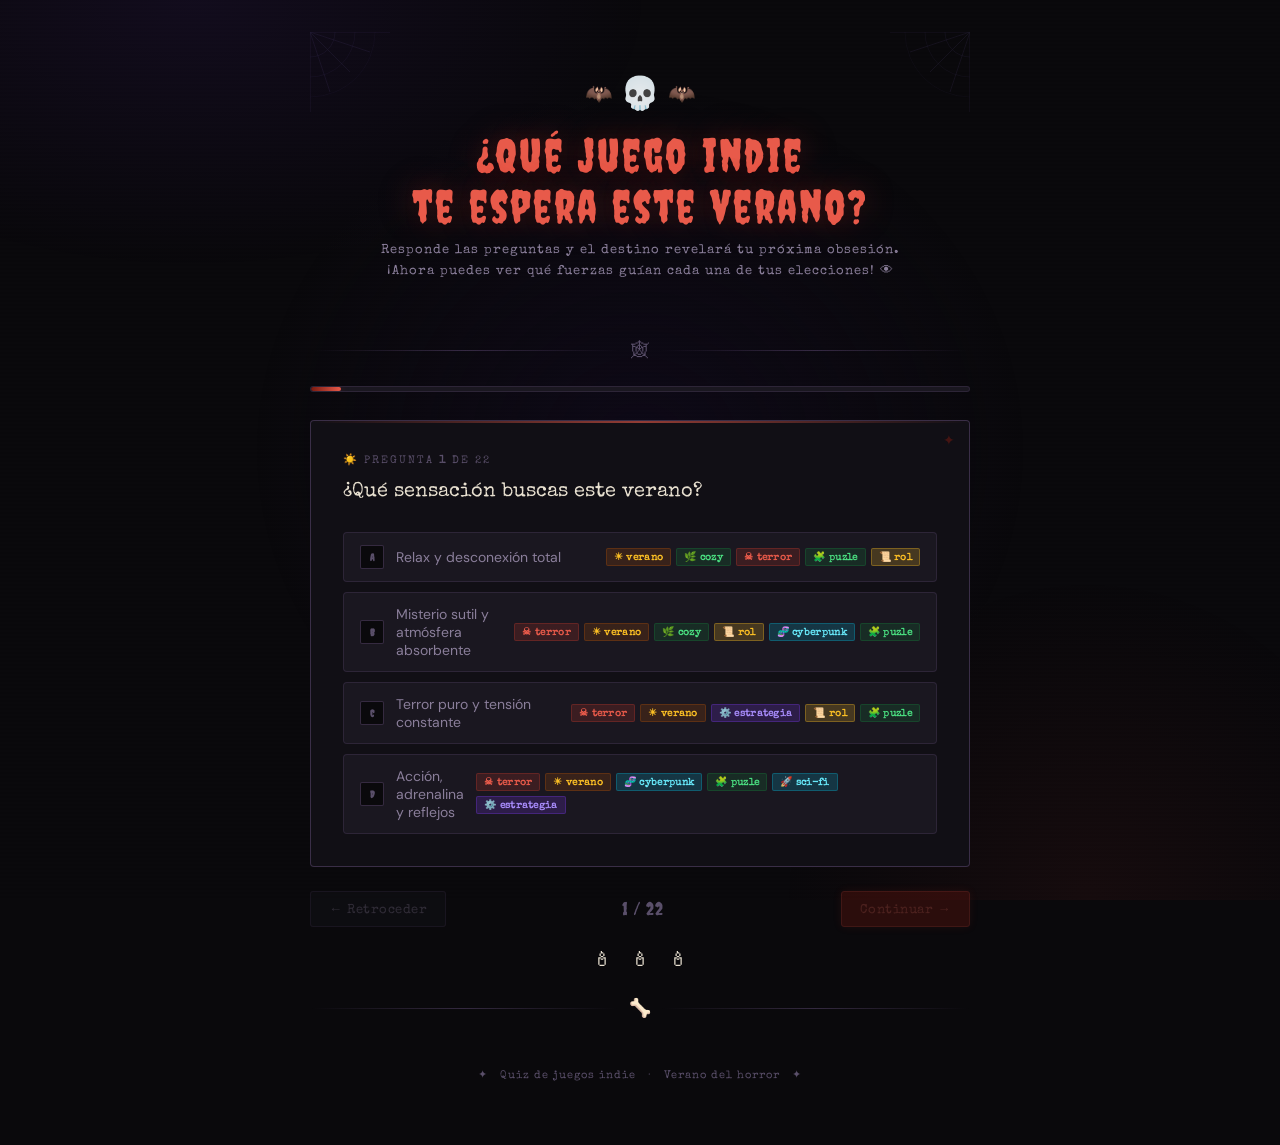
<file: index_2029.html>
<!DOCTYPE html>
<html lang="es">
<head>
  <meta charset="UTF-8">
  <meta name="viewport" content="width=device-width, initial-scale=1.0">
  <title>☠️ ¿Qué juego indie te espera este verano?</title>
  <link href="https://fonts.googleapis.com/css2?family=Creepster&family=Special+Elite&family=DM+Sans:wght@400;500;600&display=swap" rel="stylesheet">
  <style>
    *, *::before, *::after { box-sizing: border-box; margin: 0; padding: 0; }

    :root {
      --bg:        #0a090c;
      --bg2:       #110f15;
      --bg3:       #1a1720;
      --bg4:       #221e2a;
      --text:      #e8e0d0;
      --text2:     #8a7e9a;
      --text3:     #5a4f6a;
      --border:    rgba(180,140,220,0.12);
      --border2:   rgba(180,140,220,0.25);
      --red:       #c0392b;
      --red-glow:  rgba(192,57,43,0.35);
      --red-dim:   #7a1a10;
      --red-light: #e85a4a;
      --purple:    #7c3aed;
      --purple-glow: rgba(124,58,237,0.3);
      --purple-light: #a78bfa;
      --purple-dim:  #3b1d7a;
      --green:     #15803d;
      --green-light: #4ade80;
      --amber:     #b45309;
      --amber-light: #fbbf24;
      --moon:      #d4c5a9;
    }

    html { scroll-behavior: smooth; }

    body {
      background: var(--bg);
      font-family: 'DM Sans', sans-serif;
      min-height: 100vh;
      color: var(--text);
      overflow-x: hidden;
      cursor: default;
    }

    /* ── Atmospheric background ── */
    body::before {
      content: '';
      position: fixed;
      inset: 0;
      pointer-events: none;
      background:
        radial-gradient(ellipse 60% 50% at 15% 0%,   rgba(124,58,237,0.08) 0%, transparent 60%),
        radial-gradient(ellipse 40% 60% at 85% 100%,  rgba(192,57,43,0.07) 0%, transparent 60%),
        radial-gradient(ellipse 30% 40% at 50% 50%,   rgba(15,10,25,0.9) 0%, transparent 100%);
      z-index: 0;
    }

    /* ── Scanlines texture ── */
    body::after {
      content: '';
      position: fixed;
      inset: 0;
      pointer-events: none;
      background: repeating-linear-gradient(
        0deg,
        transparent,
        transparent 2px,
        rgba(0,0,0,0.03) 2px,
        rgba(0,0,0,0.03) 4px
      );
      z-index: 0;
    }

    .wrap {
      position: relative;
      z-index: 1;
      padding: 2rem 1.25rem 4rem;
      max-width: 700px;
      margin: 0 auto;
    }

    /* ── Header ── */
    .header {
      text-align: center;
      padding: 2.5rem 1rem 2rem;
      position: relative;
    }

    .skull-row {
      display: flex;
      justify-content: center;
      align-items: center;
      gap: 0.5rem;
      margin-bottom: 1rem;
    }
    .skull-row span { font-size: 22px; animation: floatBob 3s ease-in-out infinite; }
    .skull-row span:nth-child(2) { animation-delay: 0.5s; font-size: 32px; }
    .skull-row span:nth-child(3) { animation-delay: 1s; }

    @keyframes floatBob {
      0%, 100% { transform: translateY(0); }
      50%       { transform: translateY(-6px); }
    }

    .site-title {
      font-family: 'Creepster', cursive;
      font-size: clamp(28px, 7vw, 46px);
      color: var(--red-light);
      letter-spacing: 2px;
      line-height: 1.1;
      text-shadow: 0 0 30px var(--red-glow), 0 0 60px rgba(192,57,43,0.15);
      margin-bottom: 0.6rem;
    }

    .site-sub {
      font-family: 'Special Elite', cursive;
      font-size: 13px;
      color: var(--text2);
      letter-spacing: 1px;
      line-height: 1.6;
    }

    /* ── Divider with bats ── */
    .bat-divider {
      display: flex;
      align-items: center;
      gap: 10px;
      margin: 1.5rem 0;
      color: var(--text3);
      font-size: 18px;
    }
    .bat-divider::before, .bat-divider::after {
      content: '';
      flex: 1;
      height: 1px;
      background: linear-gradient(90deg, transparent, var(--border2), transparent);
    }

    /* ── Progress bar ── */
    .prog-wrap {
      height: 6px;
      background: var(--bg3);
      border-radius: 999px;
      margin-bottom: 1.75rem;
      overflow: hidden;
      border: 1px solid var(--border);
    }
    .prog-bar {
      height: 100%;
      background: linear-gradient(90deg, var(--red-dim), var(--red-light));
      border-radius: 999px;
      transition: width 0.45s cubic-bezier(0.4, 0, 0.2, 1);
      box-shadow: 0 0 8px var(--red-glow);
    }

    /* ── Question card ── */
    .qcard {
      background: var(--bg2);
      border: 1px solid var(--border2);
      border-radius: 4px;
      padding: 2rem;
      position: relative;
      overflow: hidden;
    }

    .qcard::before {
      content: '';
      position: absolute;
      top: 0; left: 0; right: 0;
      height: 2px;
      background: linear-gradient(90deg, transparent, var(--red-light), transparent);
      opacity: 0.6;
    }

    .qcard::after {
      content: '✦';
      position: absolute;
      top: 10px; right: 14px;
      color: var(--red-dim);
      font-size: 14px;
      opacity: 0.5;
    }

    .qlabel {
      font-family: 'Special Elite', cursive;
      font-size: 11px;
      color: var(--text3);
      margin-bottom: 12px;
      letter-spacing: 2px;
      text-transform: uppercase;
    }

    .qtext {
      font-family: 'Special Elite', cursive;
      font-size: clamp(16px, 4vw, 20px);
      color: var(--text);
      margin-bottom: 1.6rem;
      line-height: 1.4;
    }

    /* ── Options ── */
    .opts {
      display: flex;
      flex-direction: column;
      gap: 10px;
    }

    .opt {
      display: flex;
      align-items: center;
      gap: 12px;
      padding: 12px 16px;
      border: 1px solid var(--border);
      border-radius: 4px;
      background: var(--bg3);
      cursor: pointer;
      font-size: 14px;
      color: var(--text2);
      text-align: left;
      font-family: 'DM Sans', sans-serif;
      transition: all 0.18s ease;
      position: relative;
    }
    .opt:hover {
      border-color: var(--purple-light);
      color: var(--text);
      background: var(--bg4);
    }
    .opt.sel {
      background: rgba(124,58,237,0.12);
      border-color: var(--purple);
      color: var(--purple-light);
      box-shadow: 0 0 12px var(--purple-glow), inset 0 0 8px rgba(124,58,237,0.08);
    }
    .opt.sel-horror {
      background: rgba(192,57,43,0.12);
      border-color: var(--red);
      color: var(--red-light);
      box-shadow: 0 0 12px var(--red-glow), inset 0 0 8px rgba(192,57,43,0.08);
    }

    .opt-l {
      width: 24px; height: 24px;
      border-radius: 2px;
      border: 1px solid var(--border2);
      background: var(--bg);
      display: flex; align-items: center; justify-content: center;
      font-size: 10px;
      font-weight: 700;
      font-family: 'Creepster', cursive;
      color: var(--text3);
      transition: all 0.18s;
      flex-shrink: 0;
    }
    .opt.sel     .opt-l { background: var(--purple); border-color: var(--purple); color: white; }
    .opt.sel-horror .opt-l { background: var(--red); border-color: var(--red); color: white; }

    /* ── Dynamic Tags Container in Options ── */
    .opt-tags {
      display: flex;
      gap: 5px;
      margin-left: auto;
      flex-wrap: wrap;
    }

    .gbadge {
      font-size: 10px; padding: 2px 7px;
      border-radius: 2px; font-weight: 600;
      font-family: 'Special Elite', cursive;
      letter-spacing: 0.3px;
      white-space: nowrap;
    }
    .gbadge-horror { background: rgba(192,57,43,0.2); color: var(--red-light); border: 1px solid rgba(192,57,43,0.3); }
    .gbadge-summer { background: rgba(180,83,9,0.2);  color: var(--amber-light); border: 1px solid rgba(180,83,9,0.3); }
    .gbadge-cozy   { background: rgba(21,128,61,0.2); color: var(--green-light); border: 1px solid rgba(21,128,61,0.3); }

    /* ── Nav ── */
    .nav {
      display: flex;
      justify-content: space-between;
      align-items: center;
      margin-top: 1.5rem;
    }
    .qcount {
      font-family: 'Creepster', cursive;
      font-size: 18px;
      color: var(--text3);
      letter-spacing: 1px;
    }

    .nbtn {
      padding: 9px 18px;
      border: 1px solid var(--border2);
      border-radius: 3px;
      background: var(--bg3);
      cursor: pointer;
      font-size: 13px;
      color: var(--text2);
      font-family: 'Special Elite', cursive;
      letter-spacing: 0.5px;
      transition: all 0.2s;
    }
    .nbtn:hover:not(:disabled) { border-color: var(--purple-light); color: var(--text); background: var(--bg4); }
    .nbtn.primary {
      background: var(--red-dim);
      border-color: var(--red);
      color: var(--red-light);
      box-shadow: 0 0 10px var(--red-glow);
    }
    .nbtn.primary:hover:not(:disabled) { background: var(--red); color: white; }
    .nbtn:disabled { opacity: 0.3; cursor: not-allowed; }

    /* ── Results ── */
    .results { display: none; }

    .res-header {
      text-align: center;
      padding: 2rem;
      border: 1px solid var(--border2);
      background: var(--bg2);
      border-radius: 4px;
      margin-bottom: 1.5rem;
      position: relative;
      overflow: hidden;
    }
    .res-header::before {
      content: '';
      position: absolute;
      top: 0; left: 0; right: 0;
      height: 2px;
      background: linear-gradient(90deg, transparent, var(--purple-light), transparent);
    }
    .res-header h2 {
      font-family: 'Creepster', cursive;
      font-size: clamp(22px, 5vw, 32px);
      color: var(--purple-light);
      letter-spacing: 2px;
      text-shadow: 0 0 20px var(--purple-glow);
      margin-bottom: 8px;
    }
    .res-header p {
      font-family: 'Special Elite', cursive;
      color: var(--text2);
      font-size: 13px;
      letter-spacing: 0.5px;
      line-height: 1.6;
    }

    .res-filters {
      display: flex;
      gap: 8px;
      margin-bottom: 1.25rem;
      flex-wrap: wrap;
    }
    .filter-btn {
      padding: 5px 12px;
      border-radius: 2px;
      font-size: 11px;
      font-weight: 600;
      cursor: pointer;
      border: 1px solid var(--border2);
      background: var(--bg3);
      color: var(--text3);
      font-family: 'Special Elite', cursive;
      letter-spacing: 0.5px;
      transition: all 0.2s;
    }
    .filter-btn:hover    { border-color: var(--purple-light); color: var(--text2); }
    .filter-btn.active   { background: var(--purple-dim); border-color: var(--purple); color: var(--purple-light); box-shadow: 0 0 8px var(--purple-glow); }
    .filter-btn.f-horror { background: rgba(192,57,43,0.15); border-color: var(--red); color: var(--red-light); box-shadow: 0 0 8px var(--red-glow); }
    .filter-btn.f-summer { background: rgba(180,83,9,0.15); border-color: var(--amber); color: var(--amber-light); }
    .filter-btn.f-cozy   { background: rgba(21,128,61,0.15); border-color: var(--green); color: var(--green-light); }

    /* ── Game cards ── */
    .gcard {
      display: flex;
      align-items: center;
      gap: 14px;
      background: var(--bg2);
      border: 1px solid var(--border);
      border-radius: 3px;
      padding: 1rem 1.2rem;
      margin-bottom: 8px;
      transition: all 0.2s;
      animation: riseUp 0.4s ease both;
      position: relative;
      overflow: hidden;
    }
    .gcard::before {
      content: '';
      position: absolute;
      left: 0; top: 0; bottom: 0;
      width: 2px;
      background: var(--border2);
      transition: background 0.2s;
    }
    .gcard:hover { border-color: var(--border2); background: var(--bg3); }
    .gcard:hover::before { background: var(--purple); box-shadow: 0 0 8px var(--purple-glow); }
    .gcard.horror-card::before { background: var(--red-dim); }
    .gcard.horror-card:hover::before { background: var(--red-light); box-shadow: 0 0 8px var(--red-glow); }

    @keyframes riseUp {
      from { opacity: 0; transform: translateY(12px); }
      to   { opacity: 1; transform: translateY(0); }
    }

    .grank {
      font-family: 'Creepster', cursive;
      font-size: 24px;
      min-width: 36px;
      text-align: center;
      color: var(--text3);
    }
    .grank-1 { color: var(--amber-light); text-shadow: 0 0 12px rgba(251,191,36,0.4); }
    .grank-2 { color: #c0c0c0; }
    .grank-3 { color: #c4843a; }

    .ginfo { flex: 1; }
    .gtitle { font-size: 15px; font-weight: 600; color: var(--text); font-family: 'Special Elite', cursive; letter-spacing: 0.3px; }
    .gmeta  { display: flex; align-items: center; gap: 6px; margin-top: 5px; flex-wrap: wrap; }
    .gscore { font-size: 11px; color: var(--text3); }

    .gbar-wrap { width: 70px; background: var(--bg3); height: 4px; border-radius: 2px; overflow: hidden; flex-shrink: 0; }
    .gbar      { height: 100%; border-radius: 2px; transition: width 0.8s ease; }
    .gbar-normal { background: linear-gradient(90deg, var(--purple-dim), var(--purple-light)); }
    .gbar-horror { background: linear-gradient(90deg, var(--red-dim), var(--red-light)); }

    /* ── Actions ── */
    .actions {
      display: flex;
      gap: 10px;
      margin-top: 2rem;
      flex-wrap: wrap;
      justify-content: center;
    }
    .btn-action {
      padding: 10px 22px;
      border-radius: 3px;
      font-size: 13px;
      cursor: pointer;
      font-family: 'Special Elite', cursive;
      letter-spacing: 0.5px;
      transition: all 0.2s;
    }
    .btn-reroll {
      background: var(--red-dim);
      border: 1px solid var(--red);
      color: var(--red-light);
      box-shadow: 0 0 10px var(--red-glow);
    }
    .btn-reroll:hover { background: var(--red); color: white; }
    .btn-restart {
      background: var(--bg3);
      border: 1px solid var(--border2);
      color: var(--text2);
    }
    .btn-restart:hover { border-color: var(--purple-light); color: var(--text); }

    .candle-row {
      display: flex;
      justify-content: center;
      gap: 18px;
      margin: 1.2rem 0 0.5rem;
    }
    .candle { font-size: 20px; animation: flicker 4s ease-in-out infinite; }
    .candle:nth-child(2) { animation-delay: 1.2s; animation-duration: 3.5s; }
    .candle:nth-child(3) { animation-delay: 2.1s; animation-duration: 5s; }

    @keyframes flicker {
      0%, 95%, 100% { opacity: 1; }
      96%            { opacity: 0.4; }
      97%            { opacity: 1; }
      98%            { opacity: 0.6; }
      99%            { opacity: 1; }
    }

    .spider-wrap { position: relative; }
    .web-svg {
      position: absolute;
      width: 80px; height: 80px;
      opacity: 0.12;
      pointer-events: none;
    }
    .web-tl { top: 0; left: 0; }
    .web-tr { top: 0; right: 0; transform: scaleX(-1); }

    .footer {
      text-align: center;
      margin-top: 3rem;
      font-family: 'Special Elite', cursive;
      font-size: 11px;
      color: var(--text3);
      letter-spacing: 1px;
    }
    
    .filter-btn.f-strategy { background: rgba(167,139,250,0.15); border-color: var(--purple-light); color: var(--purple-light); }
	.filter-btn.f-rpg { background: rgba(251,191,36,0.15); border-color: var(--amber); color: var(--amber-light); }
	.filter-btn.f-cyberpunk { background: rgba(6,182,212,0.15); border-color: #06b6d4; color: #67e8f9; }
	
	/* Nuevos estilos de diseño para los botones de filtros activos */
	.filter-btn.f-strategy  { background: rgba(124,58,237,0.15); border-color: var(--purple); color: var(--purple-light); box-shadow: 0 0 8px var(--purple-glow); }
	.filter-btn.f-rpg       { background: rgba(251,191,36,0.15);  border-color: var(--amber);  color: var(--amber-light);  box-shadow: 0 0 8px rgba(251,191,36,0.2); }
	.filter-btn.f-cyberpunk { background: rgba(6,182,212,0.15);   border-color: #06b6d4;      color: #67e8f9;             box-shadow: 0 0 8px rgba(6,182,212,0.3); }
	
	/* Nuevos estilos de diseño para las etiquetas pequeñas (Badges) */
	.gbadge-strategy  { background: rgba(124,58,237,0.2); color: var(--purple-light); border: 1px solid rgba(124,58,237,0.3); }
	.gbadge-rpg       { background: rgba(251,191,36,0.2);  color: var(--amber-light);  border: 1px solid rgba(251,191,36,0.3); }
	.gbadge-cyberpunk { background: rgba(6,182,212,0.2);   color: #67e8f9;             border: 1px solid rgba(6,182,212,0.3); }
	
  </style>
</head>
<body>

<div class="wrap" id="app">

  <div class="header">
    <svg class="web-svg web-tl" viewBox="0 0 80 80" fill="none" xmlns="http://www.w3.org/2000/svg">
      <path d="M0 0 L80 0 M0 0 L0 80" stroke="#a78bfa" stroke-width="0.8"/>
      <path d="M0 0 L60 20 M0 0 L20 60 M0 0 L40 40" stroke="#a78bfa" stroke-width="0.6"/>
      <ellipse cx="0" cy="0" rx="25" ry="25" stroke="#a78bfa" stroke-width="0.5" fill="none"/>
      <ellipse cx="0" cy="0" rx="45" ry="45" stroke="#a78bfa" stroke-width="0.4" fill="none"/>
      <ellipse cx="0" cy="0" rx="65" ry="65" stroke="#a78bfa" stroke-width="0.3" fill="none"/>
    </svg>
    <svg class="web-svg web-tr" viewBox="0 0 80 80" fill="none" xmlns="http://www.w3.org/2000/svg">
      <path d="M0 0 L80 0 M0 0 L0 80" stroke="#a78bfa" stroke-width="0.8"/>
      <path d="M0 0 L60 20 M0 0 L20 60 M0 0 L40 40" stroke="#a78bfa" stroke-width="0.6"/>
      <ellipse cx="0" cy="0" rx="25" ry="25" stroke="#a78bfa" stroke-width="0.5" fill="none"/>
      <ellipse cx="0" cy="0" rx="45" ry="45" stroke="#a78bfa" stroke-width="0.4" fill="none"/>
      <ellipse cx="0" cy="0" rx="65" ry="65" stroke="#a78bfa" stroke-width="0.3" fill="none"/>
    </svg>

    <div class="skull-row">
      <span>🦇</span><span>💀</span><span>🦇</span>
    </div>
    <div class="site-title">¿Qué juego indie<br>te espera este verano?</div>
    <div class="site-sub">
      Responde las preguntas y el destino revelará tu próxima obsesión.<br>
      ¡Ahora puedes ver qué fuerzas guían cada una de tus elecciones! 👁
    </div>
  </div>

  <div class="bat-divider">🕸</div>

  <div id="quiz-section" class="spider-wrap">
    <div class="prog-wrap">
      <div class="prog-bar" id="prog"></div>
    </div>
    <div class="qcard">
      <div class="qlabel" id="qlabel"></div>
      <div class="qtext" id="qtext"></div>
      <div class="opts"  id="opts"></div>
    </div>
    <div class="nav">
      <button class="nbtn" id="prevBtn" onclick="nav(-1)" type="button">← Retroceder</button>
      <span   class="qcount" id="qcount"></span>
      <button class="nbtn primary" id="nextBtn" onclick="nav(1)" type="button">Continuar →</button>
    </div>
    <div class="candle-row"><span class="candle">🕯</span><span class="candle">🕯</span><span class="candle">🕯</span></div>
  </div>

  <div class="results" id="results-section">
    <div class="res-header">
      <h2>☠ El oráculo ha hablado ☠</h2>
      <p id="res-sub"></p>
    </div>

    <div class="res-filters">
      <button class="filter-btn active" id="filter-all"    onclick="filterResults('all')"    type="button">🎲 Todos</button>
      <button class="filter-btn"        id="filter-summer" onclick="filterResults('summer')" type="button">☀️ Verano</button>
      <button class="filter-btn"        id="filter-horror" onclick="filterResults('horror')" type="button">👻 Terror</button>
      <button class="filter-btn"        id="filter-cozy"   onclick="filterResults('cozy')"   type="button">🌿 Cozy</button>
      <!-- Añadir dentro de <div class="res-filters"> -->
		<button class="filter-btn" id="filter-strategy" onclick="filterResults('strategy')" type="button">⚙️ Estrategia</button>
		<button class="filter-btn" id="filter-rpg"      onclick="filterResults('rpg')"      type="button">📜 Rol/Narrativo</button>
		<button class="filter-btn" id="filter-cyberpunk" onclick="filterResults('cyberpunk')" type="button">🧬 Cyberpunk</button>
    </div>

    <div id="game-list"></div>

    <div class="actions">
      <button class="btn-action btn-reroll"   onclick="rerollResults()" type="button">🎲 Invocar de nuevo</button>
      <button class="btn-action btn-restart"  onclick="restart()"       type="button">💀 Empezar de cero</button>
    </div>
  </div>

  <div class="bat-divider">🦴</div>
  <div class="footer">✦ &nbsp; Quiz de juegos indie &nbsp; · &nbsp; Verano del horror &nbsp; ✦</div>
</div>

<script>
// ==========================================
// 1. BASE DE DATOS UNIFICADA DE JUEGOS (GAME_TAGS)
// ==========================================
const GAME_TAGS = {
  // --- TERROR ---
  "Tormented Souls": ["horror"], 
  "Crow Country": ["horror"], 
  "Faith: The Unholy Trinity": ["horror"],
  "Amnesia: The Bunker": ["horror", "summer"], 
  "Phasmophobia": ["horror"], 
  "Iron Lung": ["horror"],
  "My House.wad": ["horror"], 
  "Dredge": ["horror", "summer", "cozy"],
  "Omori": ["horror", "cozy"],
  "Norco": ["horror"],
  "Disco Elysium": ["horror", "summer"],
  "Return of the Obra Dinn": ["horror"],
  "Beacon Pines": ["horror", "cozy"],
  "Signalis": ["horror"],
  "The Long Dark": ["horror", "summer"],
  "Spiritfarer": ["horror", "cozy", "summer"],
  "Grave Seasons": ["horror", "cozy", "summer", "only-english"],
  "Mina the Hollower": ["horror", "summer"],
  "Blighted": ["horror", "summer"],
  "Vagante": ["horror"],
  "Lethal Company": ["horror"],
  "Doki Doki Literature Club": ["horror", "cozy"],
  "Inscryption": ["horror"],
  "Darkwood": ["horror"],
  "Little Nightmares II": ["horror"],
  "SOMA": ["horror"],
  "Subnautica": ["horror", "summer"],
  "Salt and Sanctuary": ["horror"],
  "Curse of the Dead Gods": ["horror"],
  "GRIME": ["horror"],
  "Blasphemous": ["horror"],
  "Buckshot Roulette": ["horror"],
  "Gloomwood": ["horror"],
  "Dusk": ["horror", "summer"],
  "Selaco": ["horror", "summer"],
  "Pathologic 2": ["horror", "rpg"],
  "Anemoiapolis": ["horror", "puzzle"],
  "Slay the Princess": ["horror", "rpg"],
  "Fears to Fathom": ["horror"],
  "The Convenience Store": ["horror"],
  "Lamentum": ["horror", "rpg"],
  "Withering Rooms": ["horror", "rpg"],
  "Mouthwashing": ["horror"],
  "Content Warning": ["horror"],
  "Still Wakes the Deep": ["horror"],
  "The Excavation of Hob's Barrow": ["horror", "rpg"],
  "Dread Templar": ["horror", "summer"],

  // --- ESTRATEGIA Y GESTIÓN ---
  "Loop Hero": ["strategy", "horror", "summer"],
  "Papers Please": ["strategy", "summer"],
  "Barotrauma": ["horror", "strategy"],
  "Songs of Syx": ["strategy", "summer", "only-english"],
  "Manor Lords": ["strategy", "summer"],
  "Frostpunk 2": ["strategy", "horror"],
  "Against the Storm": ["strategy", "horror"],
  "Cult of the Lamb": ["horror", "cozy", "strategy"],
  "Factorio": ["strategy"],
  "RimWorld": ["strategy", "horror"],
  "Dwarf Fortress": ["strategy", "only-english"],
  "Oxygen Not Included": ["strategy"],
  "Mindustry": ["strategy"],
  "Northgard": ["strategy", "summer"],
  "Dorfromantik": ["strategy", "cozy"],
  "Terra Nil": ["strategy", "cozy"],
  "Warhammer 40,000: Boltgun": ["strategy", "horror", "summer"],

  // --- ROL / NARRATIVO ---
  "Citizen Sleeper": ["rpg", "cyberpunk", "cozy"],
  "Pentiment": ["rpg", "horror"],
  "1000xRESIST": ["horror", "rpg", "summer"],
  "The Cosmic Wheel Sisterhood": ["rpg", "cozy"],
  "Limbus Company": ["rpg", "horror"],
  "Arcadian Atlas": ["rpg", "strategy", "summer"],
  "Cassette Beasts": ["rpg", "cozy", "summer"],
  "Tyranny": ["rpg", "summer"],
  "Wildermyth": ["rpg", "cozy", "summer"],
  "Caves of Qud 2": ["rpg", "sci-fi", "only-english"],
  "Underrail": ["rpg", "sci-fi"],
  "Pillars of Eternity": ["rpg", "summer"],
  "Citizen Sleeper 2": ["rpg", "cyberpunk"],
  "Wandering Sword": ["rpg", "summer"],
  "Solasta: Crown of the Magister": ["rpg", "summer"],

  // --- CYBERPUNK / SCI-FI ---
  "Ghostrunner 2": ["cyberpunk", "summer"],
  "Katana ZERO": ["cyberpunk", "horror"],
  "Nine Sols": ["rpg", "cyberpunk", "horror"],
  "Mullet MadJack": ["cyberpunk", "summer"],
  "Pacific Drive": ["horror", "sci-fi", "summer"],
  "Stray": ["cyberpunk", "cozy"],
  "Cloudpunk": ["cyberpunk", "summer"],
  "Shadows of Doubt": ["cyberpunk", "horror"],
  "Tron: Identity": ["cyberpunk", "rpg"],
  "Ruiner": ["cyberpunk", "summer"],
  "Dex": ["cyberpunk", "rpg"],
  "The Ascent": ["cyberpunk", "summer"],
  "Neon Abyss": ["cyberpunk", "summer"],
  "Replaced": ["cyberpunk", "summer"],

  // --- SOLO EN INGLÉS ---
  "Who's Lila?": ["horror", "puzzle", "only-english"],
  "Ostranauts": ["strategy", "cyberpunk", "only-english"],
  "Caves of Qud": ["rpg", "sci-fi", "only-english"],
  "Milk inside a bag of milk": ["horror", "only-english"],
  "Mainframe Industries": ["cyberpunk", "puzzle", "only-english"],
  "Hypnospace Outlaw": ["rpg", "only-english"],
  "Akane": ["cyberpunk", "summer", "only-english"],
  "Aquaria": ["summer", "cozy", "only-english"],

  // --- COZY, RELAX Y VERANO ---
  "Cloudheim": ["cozy", "summer", "rpg"],
  "Pseudoregalia": ["summer", "puzzle"],
  "A Short Hike": ["summer", "cozy"],
  "Stardew Valley": ["summer", "cozy"],
  "Hokko Life": ["summer", "cozy"],
  "Unpacking": ["summer", "cozy"],
  "Coral Island": ["summer", "cozy"],
  "Cozy Grove": ["summer", "cozy"],
  "Alba: A Wildlife Adventure": ["summer", "cozy"],
  "Cloud Gardens": ["summer", "cozy"],
  "Journey": ["summer", "cozy"],
  "Flower": ["summer", "cozy"],
  "Abzû": ["summer", "cozy"],
  "Moonlight Peaks": ["summer", "cozy"],
  "Tales of Seikyu": ["summer", "cozy"],
  "Woodo": ["summer", "cozy"],
  "Eastshade": ["summer", "cozy"],
  "Dordogne": ["summer", "cozy"],
  "Palia": ["summer", "cozy"],
  "Fae Farm": ["summer", "cozy"],
  "Sun Haven": ["summer", "cozy"],
  "Havendock": ["summer", "cozy"],
  "Sugardew Island": ["summer", "cozy"],
  "Potion Craft": ["summer", "cozy"],
  "Spirittea": ["summer", "cozy"],
  "Luma Island": ["summer", "cozy"],
  "Mineko's Night Market": ["summer", "cozy"],
  "Nour: Play With Your Food": ["summer", "cozy"],
  "Toem": ["summer", "cozy"],
  "Outer Wilds": ["summer"],
  "Sable": ["summer"],
  "Tchia": ["summer"],
  "Sailwind": ["summer"],
  "Tunic": ["summer"],
  "Tails of Iron": ["summer"],
  "Kena: Bridge of Spirits": ["summer"],
  "Weird West": ["summer"],
  "Phoenotopia Awakening": ["summer"],
  "Moonlighter 2: The Endless Vault": ["summer"],
  "Outbound": ["summer", "cozy"],
  "Dave the Diver": ["summer", "cozy"],
  "Firewatch": ["summer"],
  "CrossCode": ["summer"],
  "Sea of Stars": ["summer"],
  "TMNT: Shredder's Revenge": ["summer"],
  "Sonic Mania": ["summer"],
  "Shovel Knight": ["summer"],
  "A Hat in Time": ["summer", "cozy"],
  "Demon Turf": ["summer"],
  "Ratatan": ["summer"],
  "Neon White": ["summer"],
  "Ultrakill": ["summer"],
  "Art of Rally": ["summer"],
  "Pepper Grinder": ["summer"],
  "Pizza Tower": ["summer"],
  "Anger Foot": ["summer"],
  "Aerial_Knight's Never Yield": ["summer"],
  "Tinykin": ["summer", "cozy"],
  "Jusant": ["summer", "cozy"],
  "Cocoon": ["summer", "puzzle"],
  "Viewfinder": ["summer"],
  "Raft": ["summer"],
  "Sail Forth": ["summer"],
  "Windbound": ["summer"],
  "King of Seas": ["summer"],
  "Moonglow Bay": ["summer", "cozy"],
  "Pine": ["summer"],
  "Chained Echoes": ["summer"],
  "Ara Fell": ["summer"],
  "Wytchwood": ["summer", "cozy"],
  "TOEM": ["summer", "cozy"],
  "Littlewood": ["summer", "cozy"],
  "Garden Story": ["summer", "cozy"],
  "What Remains of Edith Finch": ["summer", "cozy"],
  "Gris": ["summer", "cozy"],
  "West of Loathing": ["summer"],
  "Slay the Spire": ["summer"],
  "Balatro": ["summer"],
  "Ori and the Will of the Wisps": ["summer", "cozy"],
  "Townscaper": ["summer", "cozy"],
  "A Little to the Left": ["summer", "cozy"],
  "Summerhouse": ["summer", "cozy"],
  "The Garden Path": ["summer", "cozy"],
  "Hyper Light Drifter": ["summer"],
  "Rogue Legacy 2": ["summer"],
  "Enter the Gungeon": ["summer"],
  "Core Keeper": ["summer", "cozy"],
  "Dinkum": ["summer", "cozy"],
  "Wanderburg": ["summer", "cozy"],
  "Valheim": ["summer"],
  "Terraria": ["summer"],
  "It Takes Two": ["summer"],
  "Pode": ["summer", "cozy"],
  "Rivals of Aether": ["summer"],
  "Deep Rock Galactic": ["summer"],
  "OneShot": ["cozy"],
  "Jazzpunk": ["summer"],
  "Baba Is You": ["summer"],
  "The Witness": ["summer"],
  "The Talos Principle": ["summer"],
  "Heaven's Vault": ["summer"],
  "Braid": ["summer"],
  "Fez": ["summer"],
  "Patrick's Parabox": ["summer"],
  "Carto": ["summer", "cozy"],
  "Opus Magnum": ["summer"],
  "Turing Complete": ["summer"],
  "Viewfinder": ["summer"],
  "Superliminal": ["summer"],
  "Antichamber": ["summer"],
  "Manifold Garden": ["summer"],
  "Everything": ["summer", "cozy"],
  "Donut County": ["summer", "cozy"],
  "Plug & Play": ["cozy"],
  "Manual Samuel": ["summer"],
  "Accounting+": ["summer"],
  "Cuphead": ["summer"],
  "Moving Out 2": ["summer"],
  "Party Animals": ["summer"],
  "Trine 4": ["summer"],
  "Goat Simulator 3": ["summer"],
  "Untitled Goose Game": ["summer", "cozy"],
  "Kind Words (lo fi chill beats to write to)": ["cozy"],
  "Thank Goodness You're Here!": ["summer"],
  "D-topia": ["summer", "cozy"], 
  "Swan Song": ["cozy", "summer"],
  "Calx": ["summer", "cozy"],
  "Animal Well": ["horror", "puzzle", "cozy"],
  "Strange Horticulture": ["cozy", "puzzle", "summer"],
  "Wanderstop": ["cozy", "summer"],
  "Smushi Come Home": ["cozy", "summer"],
  "Bunhouse": ["cozy", "summer"],
  "Lake": ["cozy", "summer"],
  "Potion Permit": ["cozy", "rpg", "summer"],
  "Judgment Apocalypse": ["strategy", "horror"],
  "Hollow Knight": ["horror", "summer"],
  "Dead Cells": ["horror", "summer"],
  "Hades": ["horror", "summer"],
  "Celeste": ["horror", "summer"],
  "Rusty Lake: Hotel": ["horror", "puzzle"],
  "Akane": ["cyberpunk", "summer"],
  "Dark Scrolls": ["summer", "horror", "strategy"],  // roguelite + acción

  // --- JOYAS OCULTAS DE TERROR / MISTERIO ---
  "Mundaun": ["horror", "puzzle"],               // Terror folclórico en los Alpes suizos dibujado a lápiz.
  "Who's Lila?": ["horror", "puzzle"],           // Misterio inverso donde controlas manualmente las expresiones faciales del protagonista.
  "Milk inside a bag of milk": ["horror"],       // Novela visual psicológica y claustrofóbica muy cruda.
  "Lunacid": ["horror", "rpg"],                  // RPG de mazmorras en primera persona inspirado en los juegos oscuros de PS1.
  "Growing Up In The Caves": ["horror", "cozy"], // Supervivencia tribal prehistórica minimalista y tensa.
  "Unbound: Worlds Apart": ["summer", "rpg"],   // Metroidvania con portales entre mundos de arte handmade.
  "Chants of Sennaar": ["summer", "puzzle"],    // Aventura de descifrado de lenguajes en una torre babilónica.
  "Coffee Talk": ["cozy", "summer"],            // Visual novel nocturna de un café que sirve a humanos y criaturas fantásticas.
  "Biomutant": ["summer", "rpg"],               // RPG de mundo abierto con mutaciones y armas frankensteinianas.
  "Sanitarium": ["horror", "rpg"],              // Clásico de terror psicológico point-and-click de los 90.

  // --- JOYAS OCULTAS DE STRATEGY / CYBERPUNK / SCI-FI ---
  "Ostranauts": ["strategy", "cyberpunk"],       // Simulación hiperdetallada de supervivencia y desguace de naves en un futuro distópico.
  "Mainframe Industries": ["cyberpunk", "puzzle"],// Hackeo de terminales lógicos y redes desde una interfaz de comandos pura.
  "Highfleet": ["strategy", "sci-fi"],           // Estrategia militar, físicas y gestión de flotas diésel-punk en un desierto enorme.
  "Caves of Qud": ["rpg", "sci-fi"],             // Un roguelike de ciencia ficción post-apocalíptica de culto con mutaciones infinitas.
  "Void Bastards": ["sci-fi", "summer"],         // Shooter estratégico de cómics espaciales donde asaltas naves abandonadas.

  // --- JOYAS OCULTAS DE RELAX / VERANO / COZY ---
  "Umurangi Generation": ["cyberpunk", "summer"],// Simulador de fotografía en un futuro distópico con vibras veraniegas/urbanas.
  "Shedworksable (Sable)": ["summer", "cozy"],    // (Ya tienes Sable, una alternativa oculta es:)
  "Northern Journey": ["summer", "rpg"],         // Una aventura de exploración nórdica extraña, surrealista y bellísima.
  "Aquaria": ["summer", "cozy"],                 // Un metroidvania submarino clásico e independiente que muchos han olvidado.
  "Cloud Meadow": ["cozy", "rpg"],               // Gestión de granjas de fantasía flotantes y combate por turnos.
};

// Configuración visual centralizada de etiquetas para evitar repeticiones absurdas
const TAG_CONFIG = {
  'horror':    { text: '☠ terror',    class: 'gbadge-horror' },
  'summer':    { text: '☀ verano',    class: 'gbadge-summer' },
  'cozy':      { text: '🌿 cozy',      class: 'gbadge-cozy' },
  'strategy':  { text: '⚙️ estrategia', class: 'gbadge-strategy' },
  'rpg':       { text: '📜 rol',       class: 'gbadge-rpg' },
  'cyberpunk': { text: '🧬 cyberpunk', class: 'gbadge-cyberpunk' },
  'puzzle':    { text: '🧩 puzle',     class: 'gbadge-cozy' }, 
  'sci-fi':    { text: '🚀 sci-fi',    class: 'gbadge-cyberpunk' }
};

// Función única y global para extraer tags de un juego
function getTag(g) { 
  return GAME_TAGS[g] || ["summer"]; 
}

// ==========================================
// 2. BANCO DE PREGUNTAS (Q)
// ==========================================
const Q = [
  { e:"☀️", t:"¿Qué sensación buscas este verano?", o:[
    {l:"A",t:"Relax y desconexión total",g:["A Short Hike","Stardew Valley","Hokko Life","Spiritfarer","Unpacking","Coral Island","Cozy Grove","Alba: A Wildlife Adventure","Cloud Gardens","Journey","Flower","Abzû","Moonlight Peaks","Tales of Seikyu","Woodo","Eastshade","Dordogne","Strange Horticulture","Wanderstop","Bunhouse","Lake","Potion Permit","Cloudheim","Palia","Fae Farm","Spirittea","Luma Island","Potion Craft","Mineko's Night Market"]},
    {l:"B",t:"Misterio sutil y atmósfera absorbente",g:["Dredge","Outer Wilds","Sable","Norco","Disco Elysium","Return of the Obra Dinn","Beacon Pines","Citizen Sleeper","Hypnospace Outlaw","What Remains of Edith Finch","Gris","The Cosmic Wheel Sisterhood","Animal Well","Strange Horticulture","Pentiment","Who's Lila?", "Umurangi Generation","The Excavation of Hob's Barrow","Mouthwashing"]},
    {l:"C",t:"Terror puro y tensión constante",g:["Tormented Souls","Crow Country","Faith: The Unholy Trinity","Amnesia: The Bunker","Phasmophobia","Iron Lung","My House.wad","Darkwood","Signalis","The Long Dark","Lethal Company","SOMA","Subnautica","Buckshot Roulette","Gloomwood","Dusk","Selaco","Barotrauma","Pathologic 2","Mundaun", "Milk inside a bag of milk","Fears to Fathom","The Convenience Store","Still Wakes the Deep","Content Warning","Withering Rooms","Lamentum"]},
    {l:"D",t:"Acción, adrenalina y reflejos",g:["Hollow Knight","Dead Cells","Hades","Celeste","Salt and Sanctuary","Curse of the Dead Gods","GRIME","Blasphemous","Katana ZERO","Neon White","Ultrakill","Ghostrunner 2","Mullet MadJack","Pseudoregalia","Enter the Gungeon","Rogue Legacy 2", "Void Bastards", "Highfleet", "Akane", "Dark Scrolls","Pizza Tower","Pepper Grinder","Anger Foot","Neon Abyss","The Ascent","Dread Templar"]}
  ]},
  { e:"🏖️", t:"Tu escenario ideal para perderte sería…", o:[
    {l:"A",t:"Playa e islas tropicales",g:["Dave the Diver","Hokko Life","Tchia","Subnautica","Raft","Dredge","Coral Island"]},
    {l:"B",t:"Mar y navegación (de día... y de noche)",g:["Sailwind","Dredge","Sail Forth","Raft","King of Seas","Windbound","Iron Lung","Barotrauma","Aquaria","Subnautica"]},
    {l:"C",t:"Montañas y naturaleza",g:["A Short Hike","Firewatch","The Long Dark","Celeste","Alba: A Wildlife Adventure","Stardew Valley","Ori and the Will of the Wisps","Amnesia: The Bunker","Cloudheim","Mundaun","Northern Journey"]},
    {l:"D",t:"Ciudad o entorno urbano",g:["Cloudpunk","Disco Elysium","Norco","Beacon Pines","Citizen Sleeper","Hypnospace Outlaw","My House.wad","Phasmophobia","Shadows of Doubt","Stray", "Umurangi Generation", "Akane"]},
    {l:"E",t:"Fantasía y mundos imaginarios",g:["Pine","Chained Echoes","Phoenotopia Awakening","CrossCode","Ara Fell","Moonlight Peaks","Grave Seasons","Tales of Seikyu","Unbound: Worlds Apart","GRIME","Blasphemous","Nine Sols","Cassette Beasts"]},
    {l:"F",t:"Lugares oscuros y perturbadores",g:["Darkwood","SOMA","Signalis","Little Nightmares II","Omori","Salt and Sanctuary","Vagante","Inscryption","Hollow Knight","Tormented Souls","Crow Country","Faith: The Unholy Trinity","Slay the Princess", "Lunacid", "Caves of Qud","Mouthwashing","Still Wakes the Deep","Lamentum","Withering Rooms"]}
  ]},
  { e:"🚗", t:"Si tuvieras vacaciones virtuales, elegirías…", o:[
    {l:"A",t:"Explorar libremente",g:["Outer Wilds","Sable","Subnautica","Sailwind","Tunic","Firewatch","A Short Hike","Outbound","Unbound: Worlds Apart","Everything","Manifold Garden","Antichamber","My House.wad","Pine","Pacific Drive"]},
    {l:"B",t:"Hacer misiones y progresar",g:["CrossCode","Tails of Iron","Kena: Bridge of Spirits","Weird West","Moonlighter 2: The Endless Vault","Tunic","Citizen Sleeper","Disco Elysium","Tormented Souls","Crow Country","Potion Permit","Pentiment"]},
    {l:"C",t:"Construir y crear",g:["Stardew Valley","Terraria","Valheim","Coral Island","Raft","Dinkum","Wanderburg","Core Keeper","Cloudheim","Manor Lords","Factorio","Oxygen Not Included","Northgard","Dorfromantik","Terra Nil","Sun Haven","Havendock"]},
    {l:"D",t:"Competir o superar desafíos",g:["Art of Rally","Neon White","Ratatan","Slay the Spire","Balatro","Dead Cells","Hades","GRIME","Mullet MadJack","Ghostrunner 2","Pizza Tower","Pepper Grinder","Anger Foot","Cocoon"]},
    {l:"E",t:"Conocer personajes únicos",g:["Disco Elysium","Hades","Spiritfarer","Omori","Moonlight Peaks","Grave Seasons","Tales of Seikyu","Citizen Sleeper","Norco","The Cosmic Wheel Sisterhood","Slay the Princess"]},
    {l:"F",t:"Sobrevivir a algo terrorífico",g:["Signalis","Darkwood","SOMA","Little Nightmares II","The Long Dark","Subnautica","Lethal Company","Vagante","Amnesia: The Bunker","Phasmophobia","Iron Lung","Pacific Drive"]}
  ]},
  { e:"🎮", t:"¿Cuánto esfuerzo mental quieres dedicar?", o:[
    {l:"A",t:"Cero, solo divertirme",g:["Untitled Goose Game","Goat Simulator 3","Party Animals","Trine 4","Pseudoregalia","Ratatan","Donut County","Thank Goodness You're Here!","Jazzpunk","Mullet MadJack"]},
    {l:"B",t:"Algo ligero y relajado",g:["A Short Hike","Tchia","Stardew Valley","Hokko Life","Spiritfarer","Unpacking","Coral Island","Dave the Diver","Woodo","Outbound","Cozy Grove","Lake","Summerhouse","Townscaper","Palia","Fae Farm","Spirittea","Luma Island","Tinykin","Mineko's Night Market"]},
    {l:"C",t:"Equilibrado",g:["Dave the Diver","Firewatch","CrossCode","Outer Wilds","Subnautica","Weird West","Moonlighter 2: The Endless Vault","Citizen Sleeper","Inscryption","Phasmophobia","Crow Country","Stray","Cassette Beasts","Strange Horticulture"]},
    {l:"D",t:"Me gustan los retos",g:["Hollow Knight","Salt and Sanctuary","Curse of the Dead Gods","Vagante","GRIME","Blasphemous","Blighted","Mina the Hollower","Katana ZERO","Ghostrunner 2","Nine Sols","Loop Hero","Slay the Spire","Balatro","Chants of Sennaar","The Witness","Viewfinder","Superliminal","Cocoon","Dread Templar","Withering Rooms","Neon Abyss"]}
  ]},
  { e:"🚤", t:"¿Qué actividad veraniega te atrae más?", o:[
    {l:"A",t:"Navegar por el mar",g:["Sailwind","Windbound","Dredge","Sail Forth","Raft","Barotrauma"]},
    {l:"B",t:"Pescar tranquilamente",g:["Dave the Diver","Dredge","Stardew Valley","Hokko Life","Spiritfarer","Moonglow Bay"]},
    {l:"C",t:"Viajar y conocer lugares",g:["Sable","Firewatch","A Short Hike","Tails of Iron","Sailwind","Journey","Outbound","Pine","Dordogne","Stray"]},
    {l:"D",t:"Acampar en la naturaleza",g:["The Long Dark","A Short Hike","Firewatch","Valheim","Subnautica","Amnesia: The Bunker","Pacific Drive"]},
    {l:"E",t:"Explorar ruinas y misterios",g:["Outer Wilds","Subnautica","Return of the Obra Dinn","Tunic","Blighted","Unbound: Worlds Apart","SOMA","Signalis","Darkwood","Tormented Souls","Crow Country","Phasmophobia","My House.wad","Faith: The Unholy Trinity","Iron Lung","Animal Well","Chants of Sennaar"]}
  ]},
  { e:"📖", t:"¿Qué tipo de historia prefieres?", o:[
    {l:"A",t:"Alegre y optimista",g:["Hokko Life","Tchia","A Short Hike","Spiritfarer","Coral Island","Pseudoregalia","A Hat in Time","Moonlight Peaks","Tales of Seikyu","Woodo","Wytchwood","TOEM","Dordogne","Littlewood","Garden Story","Tinykin","Sun Haven","Palia","Fae Farm","Mineko's Night Market","Luma Island"]},
    {l:"B",t:"Emotiva y conmovedora",g:["Omori","Firewatch","Spiritfarer","Celeste","What Remains of Edith Finch","Gris","Beacon Pines","SOMA","Citizen Sleeper","1000xRESIST"]},
    {l:"C",t:"Humorística y absurda",g:["Untitled Goose Game","Goat Simulator 3","Disco Elysium","West of Loathing","Thank Goodness You're Here!","Jazzpunk","Buckshot Roulette"]},
    {l:"D",t:"Épica y grandiosa",g:["Tails of Iron","CrossCode","Chained Echoes","Weird West","Salt and Sanctuary","Blasphemous","GRIME","Hades","Nine Sols"]},
    {l:"E",t:"Misteriosa e intrigante",g:["Outer Wilds","Dredge","Return of the Obra Dinn","Disco Elysium","Norco","Grave Seasons","Mina the Hollower","Unbound: Worlds Apart","Inscryption","Signalis","Darkwood","Hypnospace Outlaw","Doki Doki Literature Club","Tormented Souls","Crow Country","Faith: The Unholy Trinity","Iron Lung","My House.wad","Amnesia: The Bunker","Phasmophobia","Shadows of Doubt","Pentiment","Slay the Princess","Mouthwashing","The Excavation of Hob's Barrow","Still Wakes the Deep"]}
  ]},
  { e:"🎨", t:"¿Qué estilo visual te llama más?", o:[
    {l:"A",t:"Pixel Art retro",g:["Sea of Stars","Stardew Valley","Celeste","Shovel Knight","Terraria","Dead Cells","Hollow Knight","Mina the Hollower","Unbound: Worlds Apart","Omori","Norco","Signalis","Blasphemous","Vagante","Faith: The Unholy Trinity","Loop Hero","Katana ZERO"]},
    {l:"B",t:"Dibujos animados y colorido",g:["Untitled Goose Game","Tchia","Cuphead","Trine 4","Pseudoregalia","A Hat in Time","Little Nightmares II","Cult of the Lamb","A Short Hike","Cozy Grove"]},
    {l:"C",t:"Oscuro y perturbador (retro 3D o expresionista)",g:["Darkwood","SOMA","Little Nightmares II","Inscryption","Omori","Signalis","Blasphemous","GRIME","Tormented Souls","Crow Country","Amnesia: The Bunker","Iron Lung","My House.wad","Buckshot Roulette","Gloomwood","Dusk","Pathologic 2","Mouthwashing","Lamentum","Withering Rooms","Still Wakes the Deep"]}
  ]},
  { e:"⚔️", t:"¿Cómo prefieres el combate o el peligro?", o:[
    {l:"A",t:"Sin combate (exploración y relax)",g:["A Short Hike","Stardew Valley","Hokko Life","Spiritfarer","Unpacking","Coral Island","Abzû","Journey","Eastshade","Norco","Citizen Sleeper","Hypnospace Outlaw","Iron Lung","Unpacking","Townscaper","A Little to the Left","Summerhouse","Dordogne","The Cosmic Wheel Sisterhood","Pentiment"]},
    {l:"B",t:"Combate ligero y divertido",g:["Dave the Diver","Tchia","Hades","Sailwind","Pseudoregalia","A Hat in Time","Crow Country","Cult of the Lamb","Moonlighter 2: The Endless Vault","Stray","Cassette Beasts"]},
    {l:"C",t:"Combate clásico o puzles de supervivencia",g:["Tails of Iron","CrossCode","Kena: Bridge of Spirits","Phoenotopia Awakening","Weird West","Hyper Light Drifter","Tormented Souls","My House.wad","Pacific Drive","Animal Well","Strange Horticulture"]},
    {l:"D",t:"Combate / evasión desesperada y desafiante",g:["Hollow Knight","Salt and Sanctuary","Dead Cells","Celeste","Curse of the Dead Gods","Mina the Hollower","Blighted","Vagante","GRIME","Blasphemous","Signalis","Amnesia: The Bunker","Faith: The Unholy Trinity","Phasmophobia","Darkwood","SOMA","Frostpunk 2","Against the Storm"]},
    {l:"E",t:"Combate épico y espectacular",g:["Hades","Chained Echoes","Ultrakill","Neon White","Enter the Gungeon","Rogue Legacy 2","Dead Cells","Ghostrunner 2","Katana ZERO","Mullet MadJack","Nine Sols", "Akane","Pizza Tower","Anger Foot","Pepper Grinder","The Ascent","Neon Abyss","Dread Templar"]}
  ]},
  { e:"📜", t:"¿Qué es más importante para ti?", o:[
    {l:"A",t:"Historia profunda y emotiva",g:["Omori","Firewatch","Spiritfarer","What Remains of Edith Finch","Disco Elysium","Gris","Beacon Pines","SOMA","Norco","Citizen Sleeper","Doki Doki Literature Club","1000xRESIST","Pentiment","Slay the Princess","Mouthwashing","The Excavation of Hob's Barrow","Citizen Sleeper 2","Wandering Sword"]},
    {l:"B",t:"Jugabilidad adictiva y divertida",g:["Stardew Valley","Hades","Dead Cells","Hokko Life","Ratatan","Outbound","Balatro","Slay the Spire","Inscryption","Loop Hero","Buckshot Roulette","Cult of the Lamb"]},
    {l:"C",t:"Exploración y libertad",g:["Outer Wilds","Tunic","Subnautica","Sailwind","Sable","Unbound: Worlds Apart","Darkwood","My House.wad","Stray","Pseudoregalia"]},
    {l:"D",t:"Construcción, estrategia y creatividad",g:["Terraria","Valheim","Coral Island","Core Keeper","Dinkum","Factorio","RimWorld","Manor Lords","Frostpunk 2","Against the Storm","Songs of Syx","Townscaper","Cloudheim","Oxygen Not Included","Northgard","Dorfromantik","Terra Nil","Dwarf Fortress","Mindustry"]},
    {l:"E",t:"Supervivencia extrema y pánico / Cooperativo",g:["Sailwind","Valheim","It Takes Two","Lethal Company","Deep Rock Galactic","Tormented Souls","Crow Country","Amnesia: The Bunker","Phasmophobia","Faith: The Unholy Trinity","Iron Lung","Barotrauma"]}
  ]},
  { e:"🌟", t:"¿Qué prefieres en un juego?", o:[
    {l:"A",t:"Atmósfera relajante y bonita",g:["A Short Hike","Abzû","Journey","Spiritfarer","Eastshade","Cloud Gardens","Flower","Woodo","Outbound","Townscaper","A Little to the Left","Kind Words (lo fi chill beats to write to)","Summerhouse","The Garden Path","Dordogne"]},
    {l:"B",t:"Sorpresas constantes, romper la cuarta pared",g:["Inscryption","Omori","Doki Doki Literature Club","OneShot","Baba Is You","Superliminal","Viewfinder","Balatro","Buckshot Roulette","Slay the Princess","My House.wad"]},
    {l:"C",t:"Vida de detective o investigador / Exorcista",g:["Disco Elysium","Return of the Obra Dinn","Norco","Hypnospace Outlaw","Doki Doki Literature Club","Inscryption","Crow Country","Phasmophobia","Faith: The Unholy Trinity","Shadows of Doubt","Strange Horticulture","Pentiment"]},
    {l:"D",t:"Vida de aventurero/a épico",g:["Chained Echoes","Sea of Stars","CrossCode","GRIME","Blasphemous","Vagante","Hades","Tunic","Pseudoregalia","Nine Sols"]},
    {l:"E",t:"Vida atrapado en una pesadilla claustrofóbica",g:["SOMA","Darkwood","Signalis","Lethal Company","Subnautica","Little Nightmares II","Citizen Sleeper","Tormented Souls","Amnesia: The Bunker","My House.wad","Iron Lung","Barotrauma","Frostpunk 2"]}
  ]},
  { e:"🤖", t:"Elige una tecnología o artefacto para tu viaje…", o:[
    {l:"A",t:"Un implante cibernético de reflejos aumentados",g:["Ghostrunner 2","Katana ZERO","Mullet MadJack","Nine Sols","Umurangi Generation","The Ascent","Neon Abyss","Ruiner"]},
    {l:"B",t:"Una furgoneta destartalada que parece tener vida propia",g:["Pacific Drive","The Long Dark","Amnesia: The Bunker", "Ostranauts", "Void Bastards"]},
    {l:"C",t:"Un reproductor de casetes con monstruos dentro",g:["Cassette Beasts","Omori","Doki Doki Literature Club"]},
    {l:"D",t:"Un cuaderno para traducir lenguas antiguas perdidas",g:["Chants of Sennaar","Return of the Obra Dinn","The Witness","Who's Lila?"]},
    {l:"E",t:"Una fábrica automatizada que cubre todo el planeta",g:["Factorio","RimWorld","Citizen Sleeper","Songs of Syx","Mainframe Industries"]}
  ]},
  { e:"👑", t:"Si fueras el líder de un asentamiento veraniego…", o:[
    {l:"A",t:"Gestionaría recursos de forma implacable para sobrevivir al frío/caos",g:["Frostpunk 2","Against the Storm","RimWorld"]},
    {l:"B",t:"Crearía un culto adorable pero extrañamente perturbador",g:["Cult of the Lamb","Inscryption","Dredge"]},
    {l:"C",t:"Construiría un pueblo medieval pacífico tejado a tejado o flotante",g:["Manor Lords","Townscaper","Summerhouse","Cloudheim"]},
    {l:"D",t:"Pasaría de liderar, prefiero ser un gato callejero vagando por ahí",g:["Stray","A Short Hike","Untitled Goose Game"]}
  ]},
  { e:"👁️", t:"¿Cómo prefieres enfrentarte a un enigma?", o:[
    {l:"A",t:"Analizando el entorno milímetro a milímetro en un mapa laberíntico",g:["Animal Well","Hollow Knight","Crow Country","Pseudoregalia"]},
    {l:"B",t:"Hablando con personajes misteriosos en un bucle mental",g:["Slay the Princess","Pentiment","Disco Elysium","Who's Lila?","Milk inside a bag of milk"]},
    {l:"C",t:"Resolviendo acertijos lógicos visuales y mecánicos",g:["Chants of Sennaar","Rusty Lake: Hotel","Viewfinder","Superliminal","The Witness"]},
    {l:"D",t:"Optimizando líneas de producción y menús complejos",g:["Factorio","RimWorld","Manor Lords", "Ostranauts", "Highfleet","Oxygen Not Included","Dwarf Fortress","Mindustry","Northgard"]}
  ]},
  { e:"💼", t:"Encuentras un maletín olvidado en una estación abandonada, ¿qué haces?", o:[
    {l:"A",t:"Lo abro para investigar documentos y descifrar a quién pertenecía",g:["Return of the Obra Dinn","Shadows of Doubt","Pentiment","Who's Lila?"]},
    {l:"B",t:"Utilizo las herramientas del maletín para desguazar componentes útiles",g:["Ostranauts","Void Bastards","Pacific Drive","Factorio"]},
    {l:"C",t:"Lo dejo intacto, prefiero no meterme en problemas y disfrutar del paisaje",g:["A Short Hike","Sable","Journey","Lake"]},
    {l:"D",t:"Es una trampa. Saco mi arma y me preparo para una emboscada",g:["Neon White","Ultrakill","Katana ZERO","Ghostrunner 2","Highfleet"]}
  ]},
  { e:"🎼", t:"¿Qué tipo de banda sonora debería acompañar tu travesía?", o:[
    {l:"A",t:"Sintetizadores oscuros, cyberpunk y ritmos industriales pesados",g:["Katana ZERO","Ghostrunner 2","Mullet MadJack","Signalis","Ruiner","Akane","The Ascent","Neon Abyss","Replaced"]},
    {l:"B",t:"Melodías acústicas fijas, folclore misterioso o instrumentos antiguos",g:["Mundaun","Pentiment","Chants of Sennaar","Outer Wilds","Dredge"]},
    {l:"C",t:"Silencio absoluto roto solo por el viento, pisadas y ruidos ambientales",g:["The Long Dark","Iron Lung","Amnesia: The Bunker","Darkwood","Mundaun"]},
    {l:"D",t:"Música lo-fi, sonidos de naturaleza y melodías sumamente reconfortantes",g:["Kind Words (lo fi chill beats to write to)","Stardew Valley","Coffee Talk","Unpacking","A Short Hike"]}
  ]},
  { e:"🌌", t:"Si pudieras alterar una regla del universo en tu aventura…", o:[
    {l:"A",t:"Modificaría el tiempo (bucles temporales o cámaras lentas)",g:["Outer Wilds","Katana ZERO","Slay the Princess","Who's Lila?"]},
    {l:"B",t:"Alteraría la gravedad y la perspectiva para caminar por techos y paredes",g:["Superliminal","Viewfinder","Manifold Garden","Pseudoregalia","Jusant"]},
    {l:"C",t:"Ninguna regla física, prefiero controlar la genética y tener mutaciones extrañas",g:["Caves of Qud","Cult of the Lamb","Biomutant"]},
    {l:"D",t:"No quiero magia ni poderes, prefiero la fría y cruda simulación de la realidad",g:["RimWorld","Factorio","Ostranauts","Highfleet","Manor Lords"]}
  ]},
  { e:"⏳", t:"¿Cómo manejas la presión cuando las cosas se complican?", o:[
    {l:"A",t:"Me da igual el pánico, reacciono por puro instinto y reflejos veloces",g:["Ultrakill","Neon White","Ghostrunner 2","Dead Cells","Hades", "Akane","Pizza Tower","Anger Foot","Pepper Grinder"]},
    {l:"B",t:"Me detengo a pensar de forma fría, analizando menús e inventarios minuciosamente",g:["Frostpunk 2","Against the Storm","Highfleet","Ostranauts","Loop Hero"]},
    {l:"C",t:"Me invade una ansiedad psicológica claustrofóbica difícil de controlar",g:["Milk inside a bag of milk","Amnesia: The Bunker","Iron Lung","SOMA"]},
    {l:"D",t:"Sé que no hay peligro real, así que lo tomo como un aprendizaje relajante",g:["Unpacking","Gris","Celeste","TOEM"]}
  ]},
  {
    e: "🌐", t: "¿Cómo te llevas con el idioma de Shakespeare (Inglés)?", o: [
      { l: "A", t: "No es un problema, juego en inglés perfectamente si el juego lo requiere", g: ["Who's Lila?", "Ostranauts", "Caves of Qud", "Milk inside a bag of milk", "Mainframe Industries", "Songs of Syx", "Hypnospace Outlaw", "Grave Seasons", "Disco Elysium", "Citizen Sleeper","Dwarf Fortress","Mouthwashing","Still Wakes the Deep","The Excavation of Hob's Barrow","Citizen Sleeper 2","Wildermyth"] },
      { l: "B", t: "Prefiero que esté en español, pero si es de poca lectura (acción/arcade) me defiendo", g: ["Akane", "Ultrakill", "Neon White", "Katana ZERO", "Ghostrunner 2", "Dead Cells", "Hades", "Void Bastards", "Highfleet"] },
      { l: "C", t: "Nivel básico. Quiero mi juego 100% en español (o traducido por fans) para enterarme de la historia", g: ["A Short Hike", "Stardew Valley", "Sea of Stars", "Blasphemous", "Chants of Sennaar", "Dredge", "Omori", "Signalis", "Celeste", "Hollow Knight", "Unpacking", "Gris", "Spiritfarer"] }
  ]},
  {
    e: "🌲", t: "Te despiertas en medio de un bosque a medianoche, ¿qué llevas en la mano?", o: [
      { l: "A", t: "Una linterna dinamo que parpadea y una radio con estática", g: ["Amnesia: The Bunker", "Darkwood", "Signalis", "Phasmophobia", "Pacific Drive", "Iron Lung", "Mundaun"] },
      { l: "B", t: "Un mapa desgastado, una brújula y una cámara de fotos analógica", g: ["Outer Wilds", "Sable", "Firewatch", "A Short Hike", "Dordogne", "TOEM", "Umurangi Generation"] },
      { l: "C", t: "Un hacha de piedra, un plano de construcción y unas semillas", g: ["Stardew Valley", "Terraria", "Valheim", "Core Keeper", "Dinkum", "Manor Lords", "RimWorld"] },
      { l: "D", t: "Una espada rúnica incandescente o un rifle de plasma de alta tecnología", g: ["Hades", "Hollow Knight", "Dead Cells", "Blasphemous", "Nine Sols", "Ultrakill", "Ghostrunner 2", "Akane"] }
    ]
  },
  {
    e: "🧱", t: "¿Cómo prefieres que se construya el mundo a tu alrededor?", o: [
      { l: "A", t: "Generado procedimentalmente, infinito y lleno de sorpresas mecánicas", g: ["Terraria", "Valheim", "Core Keeper", "Factorio", "RimWorld", "Caves of Qud", "Void Bastards", "Loop Hero", "Slay the Spire", "Balatro","Dwarf Fortress","Oxygen Not Included","Neon Abyss","Enter the Gungeon"] },
      { l: "B", t: "Un laberinto interconectado tallado a mano donde cada rincón esconde un secreto", g: ["Hollow Knight", "Blasphemous", "Animal Well", "Tunic", "Pseudoregalia", "Crow Country", "Tormented Souls", "Signalis"] },
      { l: "C", t: "Un escenario lineal pero con una carga narrativa y artística abrumadora", g: ["Gris", "What Remains of Edith Finch", "Milk inside a bag of milk", "SOMA", "Sanitarium", "Pentiment", "1000xRESIST"] },
      { l: "D", t: "Un mundo abierto inmenso que invita a la contemplación y al viaje sin prisa", g: ["Sable", "A Short Hike", "Journey", "Abzû", "Eastshade", "Cloudheim", "Northern Journey","Tinykin","Jusant"] }
    ]
  },
  {
    e: "🎰", t: "El azar llama a tu puerta... ¿cómo respondes?", o: [
      { l: "A", t: "Calculo las probabilidades al milímetro, minimizando el riesgo con estrategia", g: ["Factorio", "RimWorld", "Manor Lords", "Frostpunk 2", "Against the Storm", "Songs of Syx", "Ostranauts", "Highfleet","Oxygen Not Included","Northgard","Dwarf Fortress","Mindustry"] },
      { l: "B", t: "Abrazo el caos del mazo: que la suerte decida mi próximo movimiento", g: ["Balatro", "Slay the Spire", "Inscryption", "Loop Hero", "Buckshot Roulette"] },
      { l: "C", t: "Prefiero que no haya azar; que todo dependa de mi habilidad al mando", g: ["Hades", "Dead Cells", "Celeste", "Ultrakill", "Neon White", "Katana ZERO", "Ghostrunner 2", "Mullet MadJack"] },
      { l: "D", t: "El único azar que quiero es pescar un pez raro o encontrar un fósil", g: ["Stardew Valley", "Dave the Diver", "Dredge", "Coral Island", "Moonglow Bay", "Cozy Grove"] }
    ]
  },
  {
    e: "🔮", t: "Si te ofrecieran un contrato con una entidad cósmica, firmarías para...", o: [
      { l: "A", t: "Automatizar una civilización entera y ver crecer los números sin fin", g: ["Factorio", "RimWorld", "Songs of Syx", "Manor Lords"] },
      { l: "B", t: "Resolver un crimen existencial en una ciudad decadente donde todos mienten", g: ["Disco Elysium", "Norco", "Shadows of Doubt", "Citizen Sleeper", "Pentiment", "Who's Lila?"] },
      { l: "C", t: "Convertirme en un dios menor en un mundo de fantasía oscura y desafiante", g: ["Hollow Knight", "Blasphemous", "GRIME", "Hades", "Salt and Sanctuary", "Nine Sols"] },
      { l: "D", t: "Tener una cabaña eterna donde preparar pociones, cuidar plantas y leer el tarot", g: ["Strange Horticulture", "The Cosmic Wheel Sisterhood", "Potion Permit", "Wytchwood", "Stardew Valley", "Moonlight Peaks", "Wanderstop","Potion Craft","Spirittea","Luma Island","Wildermyth"] }
    ]
  }
];

// Variables del estado global de la APP
let cur = 0, ans = [], lastScores = {}, activeFilter = 'all';

// Función auxiliar para extraer etiquetas colectivas asociadas a los juegos de una opción sin repetirse
function getOptionTags(gamesList) {
  const tagsSet = new Set();
  gamesList.forEach(g => {
    const tags = getTag(g);
    tags.forEach(t => tagsSet.add(t));
  });
  return Array.from(tagsSet);
}

// ==========================================
// 3. RENDERIZADO DINÁMICO DEL TEST (PREGUNTAS)
// ==========================================
function render() {
  const q = Q[cur];
  const lbl = document.getElementById('qlabel');
  lbl.textContent = '';
  lbl.appendChild(document.createTextNode(`${q.e}  Pregunta `));
  const b = document.createElement('b'); b.textContent = cur + 1; lbl.appendChild(b);
  lbl.appendChild(document.createTextNode(` de ${Q.length}`));
  document.getElementById('qtext').textContent = q.t;

  const opts = document.getElementById('opts'); opts.innerHTML = '';
  q.o.forEach((opt, i) => {
    const optTags = getOptionTags(opt.g);
    const hasHorror = optTags.includes('horror');
    const sel = ans[cur] === i;
    
    const btn = document.createElement('button');
    btn.className = `opt${sel ? (hasHorror ? ' sel-horror' : ' sel') : ''}`;
    btn.setAttribute('type', 'button');
    
    btn.onclick = () => {
      ans[cur] = i;
      render();
    };
    
    const spanL = document.createElement('span'); spanL.className = 'opt-l'; spanL.textContent = opt.l;
    const spanT = document.createElement('span'); spanT.textContent = opt.t; spanT.style.flex = '1';
    
    btn.appendChild(spanL); 
    btn.appendChild(spanT);
    
    const tagsContainer = document.createElement('div');
    tagsContainer.className = 'opt-tags';
    
    optTags.forEach(tag => {
      if (TAG_CONFIG[tag]) {
        const badge = document.createElement('span');
        badge.className = `gbadge ${TAG_CONFIG[tag].class}`;
        badge.textContent = TAG_CONFIG[tag].text;
        tagsContainer.appendChild(badge);
      }
    });
    
    btn.appendChild(tagsContainer);
    opts.appendChild(btn);
  });

  document.getElementById('prog').style.width = `${((cur + 1) / Q.length) * 100}%`;
  document.getElementById('qcount').textContent = `${cur + 1} / ${Q.length}`;
  document.getElementById('prevBtn').disabled = cur === 0;
  
  const nb = document.getElementById('nextBtn');
  nb.disabled = ans[cur] == null;
  nb.textContent = cur === Q.length - 1 ? 'Ver mi destino ☠' : 'Continuar →';
}

function nav(dir) {
  if (dir === 1 && cur === Q.length - 1) { showResults(); return; }
  cur = Math.max(0, Math.min(Q.length - 1, cur + dir));
  render();
}

// ==========================================
// 4. SISTEMA DE COINCIDENCIAS Y RESULTADOS
// ==========================================
function computeScores() {
  const s = {};

  // 1. Detectar si el usuario ha respondido a la pregunta del idioma y ha elegido "100% Español"
  // Buscamos la pregunta con el emoji del globo terráqueo 🌐
  const languageQuestionIndex = Q.findIndex(q => q.e === "🌐");
  const blocksEnglish = languageQuestionIndex !== -1 && ans[languageQuestionIndex] === 2; // Opción C (índice 2)

  Q.forEach((q, i) => {
    if (ans[i] != null && q.o[ans[i]]) {
      q.o[ans[i]].g.forEach(g => {
        // Validación crítica: si el juego existe en GAME_TAGS se procesa bajo su string exacto
        let matchedKey = Object.keys(GAME_TAGS).find(k => k.toLowerCase() === g.toLowerCase());
        let finalKey = matchedKey ? matchedKey : g;

        // 2. Si el usuario bloqueó el inglés y este juego tiene la etiqueta "only-english", lo ignoramos por completo
        const tags = GAME_TAGS[finalKey] || [];
        if (blocksEnglish && tags.includes("only-english")) {
          return; // Salta este juego, no le suma puntos
        }

        s[finalKey] = (s[finalKey] || 0) + 1;
      });
    }
  });
  return s;
}

function weightedRandom(scores, count) {
  const entries = Object.entries(scores);
  if (!entries.length) return [];
  
  // Ordenar de forma descendente por coincidencia pura
  entries.sort((a, b) => b[1] - a[1]);
  
  let pool = entries.map(([game, score]) => {
    // Calculamos un factor aleatorio controlado para que el orden final no sea 100% rígido
    let noise = (Math.random() * 0.4) - 0.2; 
    return { game, scoreReal: score, sortScore: score + noise };
  });
  
  pool.sort((a, b) => b.sortScore - a.sortScore);
  return pool.slice(0, count);
}

function showResults() {
  document.getElementById('quiz-section').style.display = 'none';
  document.getElementById('results-section').style.display = 'block';
  lastScores = computeScores();
  
  // Breve resumen basado en tus gustos mayoritarios
  let totalHorror = 0, totalSummer = 0;
  Object.entries(lastScores).forEach(([g, scr]) => {
    let t = getTag(g);
    if (t.includes('horror')) totalHorror += scr;
    if (t.includes('summer')) totalSummer += scr;
  });
  
  const sub = document.getElementById('res-sub');
  if (totalHorror > totalSummer) {
    sub.textContent = "Tus respuestas resuenan con la frialdad del metal, el aislamiento y los susurros en la oscuridad. Las sombras han tejido esta selección para ti:";
  } else {
    sub.textContent = "Buscas los rayos del sol, viajes nostálgicos y mundos que te abracen en tardes infinitas. El oráculo ha despejado los cielos para mostrarte tu rumbo:";
  }
  
  renderGameList();
  window.scrollTo({ top: 0, behavior: 'smooth' });
}

function renderGameList() {
  const ranked = weightedRandom(lastScores, 8);
  const list = document.getElementById('game-list'); list.innerHTML = '';
  
  if (!ranked.length) {
    const m = document.createElement('div');
    m.style.cssText = 'text-align:center;padding:2rem;color:var(--text3);font-family:Special Elite,cursive;font-size:13px;letter-spacing:1px;';
    m.textContent = 'Las sombras no encuentran nada aquí... empieza de cero.';
    list.appendChild(m); return;
  }
  
  const filtered = activeFilter === 'all' ? ranked : ranked.filter(({game}) => getTag(game).includes(activeFilter));
  
  if (!filtered.length) {
    const m = document.createElement('div');
    m.style.cssText = 'text-align:center;padding:2rem;color:var(--text3);font-family:Special Elite,cursive;font-size:13px;letter-spacing:1px;';
    m.textContent = 'Las sombras no encuentran coincidencias con este filtro en tu destino actual...';
    list.appendChild(m); return;
  }
  
  const mx = Math.max(...filtered.map(r => r.scoreReal));
  const rankSyms = ['I', 'II', 'III', 'IV', 'V', 'VI', 'VII', 'VIII'];

  filtered.forEach(({game, scoreReal}, i) => {
    const tags = getTag(game);
    const isHorror = tags.includes('horror');
    const pct = mx > 0 ? Math.round((scoreReal / mx) * 100) : 0;
    
    const card = document.createElement('div');
    card.className = `gcard${isHorror ? ' horror-card' : ''}`;
    
    const rankDiv = document.createElement('div');
    rankDiv.className = `grank${i === 0 ? ' grank-1' : i === 1 ? ' grank-2' : i === 2 ? ' grank-3' : ''}`;
    rankDiv.textContent = rankSyms[i] || i + 1;
    
    const infoDiv = document.createElement('div'); infoDiv.className = 'ginfo';
    const title = document.createElement('div'); title.className = 'gtitle'; title.textContent = game;
    const meta = document.createElement('div'); meta.className = 'gmeta';
    
    const sc = document.createElement('span'); sc.className = 'gscore';
    sc.textContent = `${scoreReal} ${scoreReal === 1 ? 'coincidencia' : 'coincidencias'}`;
    meta.appendChild(sc);
    
    tags.forEach(tag => {
      if (TAG_CONFIG[tag]) {
        const badge = document.createElement('span');
        badge.className = `gbadge ${TAG_CONFIG[tag].class}`;
        badge.textContent = TAG_CONFIG[tag].text;
        meta.appendChild(badge);
      }
    });
    
    infoDiv.appendChild(title); infoDiv.appendChild(meta);
    const bw = document.createElement('div'); bw.className = 'gbar-wrap';
    const bar = document.createElement('div');
    bar.className = `gbar ${isHorror ? 'gbar-horror' : 'gbar-normal'}`;
    bar.style.width = `${pct}%`;
    bw.appendChild(bar);
    
    card.appendChild(rankDiv); card.appendChild(infoDiv); card.appendChild(bw);
    list.appendChild(card);
  });
}

function filterResults(f) {
  activeFilter = f; 
  updateFilterBtns(); 
  renderGameList();
}

function updateFilterBtns() {
  ['all', 'summer', 'horror', 'cozy', 'strategy', 'rpg', 'cyberpunk'].forEach(f => {
    const btn = document.getElementById(`filter-${f}`);
    if (!btn) return;
    btn.className = 'filter-btn';
    if (f === activeFilter) {
      if (f === 'horror') btn.classList.add('f-horror');
      else if (f === 'summer') btn.classList.add('f-summer');
      else if (f === 'cozy') btn.classList.add('f-cozy');
      else if (f === 'strategy') btn.classList.add('f-strategy');
      else if (f === 'rpg') btn.classList.add('f-rpg');
      else if (f === 'cyberpunk') btn.classList.add('f-cyberpunk');
      else btn.classList.add('active');
    }
  });
}

function rerollResults() {
  document.getElementById('game-list').style.opacity = '0.3';
  setTimeout(() => { 
    renderGameList(); 
    document.getElementById('game-list').style.opacity = '1'; 
  }, 300);
}

function restart() {
  cur = 0; 
  ans = new Array(Q.length).fill(null); 
  activeFilter = 'all';
  document.getElementById('quiz-section').style.display = 'block';
  document.getElementById('results-section').style.display = 'none';
  render();
}

// Iniciar aplicación al cargar
render();
</script>
</body>
</html>
</file>
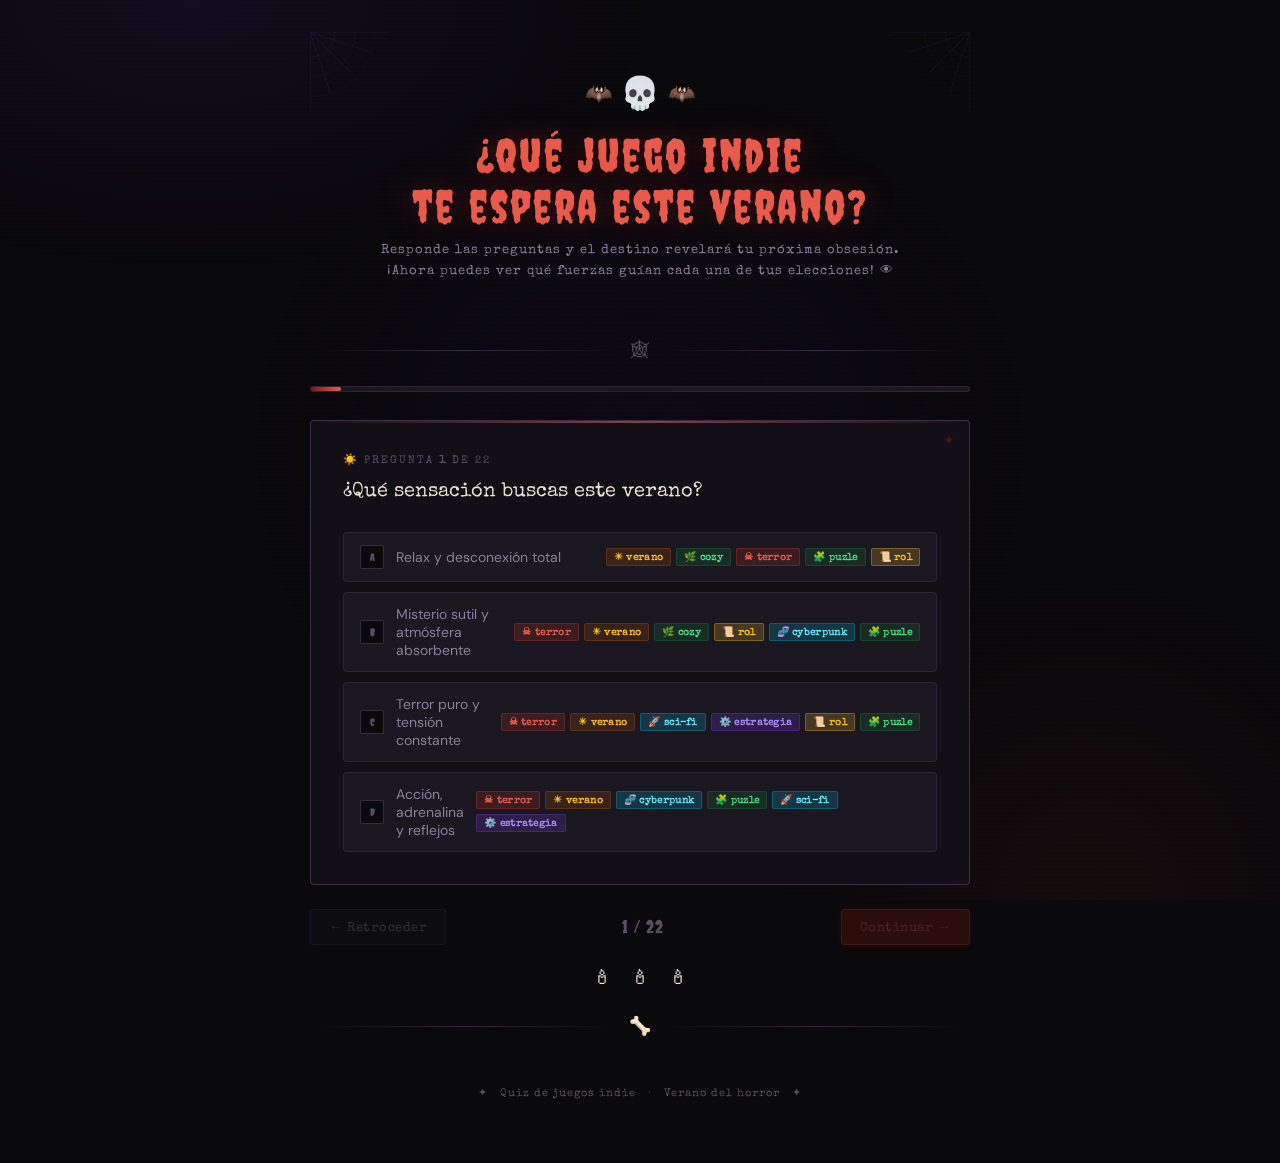
<file: index_30320.html>
<!DOCTYPE html>
<html lang="es">
<head>
  <meta charset="UTF-8">
  <meta name="viewport" content="width=device-width, initial-scale=1.0">
  <title>☠️ ¿Qué juego indie te espera este verano?</title>
  <link href="https://fonts.googleapis.com/css2?family=Creepster&family=Special+Elite&family=DM+Sans:wght@400;500;600&display=swap" rel="stylesheet">
  <style>
    *, *::before, *::after { box-sizing: border-box; margin: 0; padding: 0; }

    :root {
      --bg:        #0a090c;
      --bg2:       #110f15;
      --bg3:       #1a1720;
      --bg4:       #221e2a;
      --text:      #e8e0d0;
      --text2:     #8a7e9a;
      --text3:     #5a4f6a;
      --border:    rgba(180,140,220,0.12);
      --border2:   rgba(180,140,220,0.25);
      --red:       #c0392b;
      --red-glow:  rgba(192,57,43,0.35);
      --red-dim:   #7a1a10;
      --red-light: #e85a4a;
      --purple:    #7c3aed;
      --purple-glow: rgba(124,58,237,0.3);
      --purple-light: #a78bfa;
      --purple-dim:  #3b1d7a;
      --green:     #15803d;
      --green-light: #4ade80;
      --amber:     #b45309;
      --amber-light: #fbbf24;
      --moon:      #d4c5a9;
    }

    html { scroll-behavior: smooth; }

    body {
      background: var(--bg);
      font-family: 'DM Sans', sans-serif;
      min-height: 100vh;
      color: var(--text);
      overflow-x: hidden;
      cursor: default;
    }

    /* ── Atmospheric background ── */
    body::before {
      content: '';
      position: fixed;
      inset: 0;
      pointer-events: none;
      background:
        radial-gradient(ellipse 60% 50% at 15% 0%,   rgba(124,58,237,0.08) 0%, transparent 60%),
        radial-gradient(ellipse 40% 60% at 85% 100%,  rgba(192,57,43,0.07) 0%, transparent 60%),
        radial-gradient(ellipse 30% 40% at 50% 50%,   rgba(15,10,25,0.9) 0%, transparent 100%);
      z-index: 0;
    }

    /* ── Scanlines texture ── */
    body::after {
      content: '';
      position: fixed;
      inset: 0;
      pointer-events: none;
      background: repeating-linear-gradient(
        0deg,
        transparent,
        transparent 2px,
        rgba(0,0,0,0.03) 2px,
        rgba(0,0,0,0.03) 4px
      );
      z-index: 0;
    }

    .wrap {
      position: relative;
      z-index: 1;
      padding: 2rem 1.25rem 4rem;
      max-width: 700px;
      margin: 0 auto;
    }

    /* ── Header ── */
    .header {
      text-align: center;
      padding: 2.5rem 1rem 2rem;
      position: relative;
    }

    .skull-row {
      display: flex;
      justify-content: center;
      align-items: center;
      gap: 0.5rem;
      margin-bottom: 1rem;
    }
    .skull-row span { font-size: 22px; animation: floatBob 3s ease-in-out infinite; }
    .skull-row span:nth-child(2) { animation-delay: 0.5s; font-size: 32px; }
    .skull-row span:nth-child(3) { animation-delay: 1s; }

    @keyframes floatBob {
      0%, 100% { transform: translateY(0); }
      50%       { transform: translateY(-6px); }
    }

    .site-title {
      font-family: 'Creepster', cursive;
      font-size: clamp(28px, 7vw, 46px);
      color: var(--red-light);
      letter-spacing: 2px;
      line-height: 1.1;
      text-shadow: 0 0 30px var(--red-glow), 0 0 60px rgba(192,57,43,0.15);
      margin-bottom: 0.6rem;
    }

    .site-sub {
      font-family: 'Special Elite', cursive;
      font-size: 13px;
      color: var(--text2);
      letter-spacing: 1px;
      line-height: 1.6;
    }

    /* ── Divider with bats ── */
    .bat-divider {
      display: flex;
      align-items: center;
      gap: 10px;
      margin: 1.5rem 0;
      color: var(--text3);
      font-size: 18px;
    }
    .bat-divider::before, .bat-divider::after {
      content: '';
      flex: 1;
      height: 1px;
      background: linear-gradient(90deg, transparent, var(--border2), transparent);
    }

    /* ── Progress bar ── */
    .prog-wrap {
      height: 6px;
      background: var(--bg3);
      border-radius: 999px;
      margin-bottom: 1.75rem;
      overflow: hidden;
      border: 1px solid var(--border);
    }
    .prog-bar {
      height: 100%;
      background: linear-gradient(90deg, var(--red-dim), var(--red-light));
      border-radius: 999px;
      transition: width 0.45s cubic-bezier(0.4, 0, 0.2, 1);
      box-shadow: 0 0 8px var(--red-glow);
    }

    /* ── Question card ── */
    .qcard {
      background: var(--bg2);
      border: 1px solid var(--border2);
      border-radius: 4px;
      padding: 2rem;
      position: relative;
      overflow: hidden;
    }

    .qcard::before {
      content: '';
      position: absolute;
      top: 0; left: 0; right: 0;
      height: 2px;
      background: linear-gradient(90deg, transparent, var(--red-light), transparent);
      opacity: 0.6;
    }

    .qcard::after {
      content: '✦';
      position: absolute;
      top: 10px; right: 14px;
      color: var(--red-dim);
      font-size: 14px;
      opacity: 0.5;
    }

    .qlabel {
      font-family: 'Special Elite', cursive;
      font-size: 11px;
      color: var(--text3);
      margin-bottom: 12px;
      letter-spacing: 2px;
      text-transform: uppercase;
    }

    .qtext {
      font-family: 'Special Elite', cursive;
      font-size: clamp(16px, 4vw, 20px);
      color: var(--text);
      margin-bottom: 1.6rem;
      line-height: 1.4;
    }

    /* ── Options ── */
    .opts {
      display: flex;
      flex-direction: column;
      gap: 10px;
    }

    .opt {
      display: flex;
      align-items: center;
      gap: 12px;
      padding: 12px 16px;
      border: 1px solid var(--border);
      border-radius: 4px;
      background: var(--bg3);
      cursor: pointer;
      font-size: 14px;
      color: var(--text2);
      text-align: left;
      font-family: 'DM Sans', sans-serif;
      transition: all 0.18s ease;
      position: relative;
    }
    .opt:hover {
      border-color: var(--purple-light);
      color: var(--text);
      background: var(--bg4);
    }
    .opt.sel {
      background: rgba(124,58,237,0.12);
      border-color: var(--purple);
      color: var(--purple-light);
      box-shadow: 0 0 12px var(--purple-glow), inset 0 0 8px rgba(124,58,237,0.08);
    }
    .opt.sel-horror {
      background: rgba(192,57,43,0.12);
      border-color: var(--red);
      color: var(--red-light);
      box-shadow: 0 0 12px var(--red-glow), inset 0 0 8px rgba(192,57,43,0.08);
    }

    .opt-l {
      width: 24px; height: 24px;
      border-radius: 2px;
      border: 1px solid var(--border2);
      background: var(--bg);
      display: flex; align-items: center; justify-content: center;
      font-size: 10px;
      font-weight: 700;
      font-family: 'Creepster', cursive;
      color: var(--text3);
      transition: all 0.18s;
      flex-shrink: 0;
    }
    .opt.sel     .opt-l { background: var(--purple); border-color: var(--purple); color: white; }
    .opt.sel-horror .opt-l { background: var(--red); border-color: var(--red); color: white; }

    /* ── Dynamic Tags Container in Options ── */
    .opt-tags {
      display: flex;
      gap: 5px;
      margin-left: auto;
      flex-wrap: wrap;
    }

    .gbadge {
      font-size: 10px; padding: 2px 7px;
      border-radius: 2px; font-weight: 600;
      font-family: 'Special Elite', cursive;
      letter-spacing: 0.3px;
      white-space: nowrap;
    }
    .gbadge-horror { background: rgba(192,57,43,0.2); color: var(--red-light); border: 1px solid rgba(192,57,43,0.3); }
    .gbadge-summer { background: rgba(180,83,9,0.2);  color: var(--amber-light); border: 1px solid rgba(180,83,9,0.3); }
    .gbadge-cozy   { background: rgba(21,128,61,0.2); color: var(--green-light); border: 1px solid rgba(21,128,61,0.3); }

    /* ── Nav ── */
    .nav {
      display: flex;
      justify-content: space-between;
      align-items: center;
      margin-top: 1.5rem;
    }
    .qcount {
      font-family: 'Creepster', cursive;
      font-size: 18px;
      color: var(--text3);
      letter-spacing: 1px;
    }

    .nbtn {
      padding: 9px 18px;
      border: 1px solid var(--border2);
      border-radius: 3px;
      background: var(--bg3);
      cursor: pointer;
      font-size: 13px;
      color: var(--text2);
      font-family: 'Special Elite', cursive;
      letter-spacing: 0.5px;
      transition: all 0.2s;
    }
    .nbtn:hover:not(:disabled) { border-color: var(--purple-light); color: var(--text); background: var(--bg4); }
    .nbtn.primary {
      background: var(--red-dim);
      border-color: var(--red);
      color: var(--red-light);
      box-shadow: 0 0 10px var(--red-glow);
    }
    .nbtn.primary:hover:not(:disabled) { background: var(--red); color: white; }
    .nbtn:disabled { opacity: 0.3; cursor: not-allowed; }

    /* ── Results ── */
    .results { display: none; }

    .res-header {
      text-align: center;
      padding: 2rem;
      border: 1px solid var(--border2);
      background: var(--bg2);
      border-radius: 4px;
      margin-bottom: 1.5rem;
      position: relative;
      overflow: hidden;
    }
    .res-header::before {
      content: '';
      position: absolute;
      top: 0; left: 0; right: 0;
      height: 2px;
      background: linear-gradient(90deg, transparent, var(--purple-light), transparent);
    }
    .res-header h2 {
      font-family: 'Creepster', cursive;
      font-size: clamp(22px, 5vw, 32px);
      color: var(--purple-light);
      letter-spacing: 2px;
      text-shadow: 0 0 20px var(--purple-glow);
      margin-bottom: 8px;
    }
    .res-header p {
      font-family: 'Special Elite', cursive;
      color: var(--text2);
      font-size: 13px;
      letter-spacing: 0.5px;
      line-height: 1.6;
    }

    .res-filters {
      display: flex;
      gap: 8px;
      margin-bottom: 1.25rem;
      flex-wrap: wrap;
    }
    .filter-btn {
      padding: 5px 12px;
      border-radius: 2px;
      font-size: 11px;
      font-weight: 600;
      cursor: pointer;
      border: 1px solid var(--border2);
      background: var(--bg3);
      color: var(--text3);
      font-family: 'Special Elite', cursive;
      letter-spacing: 0.5px;
      transition: all 0.2s;
    }
    .filter-btn:hover    { border-color: var(--purple-light); color: var(--text2); }
    .filter-btn.active   { background: var(--purple-dim); border-color: var(--purple); color: var(--purple-light); box-shadow: 0 0 8px var(--purple-glow); }
    .filter-btn.f-horror { background: rgba(192,57,43,0.15); border-color: var(--red); color: var(--red-light); box-shadow: 0 0 8px var(--red-glow); }
    .filter-btn.f-summer { background: rgba(180,83,9,0.15); border-color: var(--amber); color: var(--amber-light); }
    .filter-btn.f-cozy   { background: rgba(21,128,61,0.15); border-color: var(--green); color: var(--green-light); }

    /* ── Game cards ── */
    .gcard {
      display: flex;
      align-items: center;
      gap: 14px;
      background: var(--bg2);
      border: 1px solid var(--border);
      border-radius: 3px;
      padding: 1rem 1.2rem;
      margin-bottom: 8px;
      transition: all 0.2s;
      animation: riseUp 0.4s ease both;
      position: relative;
      overflow: hidden;
    }
    .gcard::before {
      content: '';
      position: absolute;
      left: 0; top: 0; bottom: 0;
      width: 2px;
      background: var(--border2);
      transition: background 0.2s;
    }
    .gcard:hover { border-color: var(--border2); background: var(--bg3); }
    .gcard:hover::before { background: var(--purple); box-shadow: 0 0 8px var(--purple-glow); }
    .gcard.horror-card::before { background: var(--red-dim); }
    .gcard.horror-card:hover::before { background: var(--red-light); box-shadow: 0 0 8px var(--red-glow); }

    @keyframes riseUp {
      from { opacity: 0; transform: translateY(12px); }
      to   { opacity: 1; transform: translateY(0); }
    }

    .grank {
      font-family: 'Creepster', cursive;
      font-size: 24px;
      min-width: 36px;
      text-align: center;
      color: var(--text3);
    }
    .grank-1 { color: var(--amber-light); text-shadow: 0 0 12px rgba(251,191,36,0.4); }
    .grank-2 { color: #c0c0c0; }
    .grank-3 { color: #c4843a; }

    .ginfo { flex: 1; }
    .gtitle { font-size: 15px; font-weight: 600; color: var(--text); font-family: 'Special Elite', cursive; letter-spacing: 0.3px; }
    .gmeta  { display: flex; align-items: center; gap: 6px; margin-top: 5px; flex-wrap: wrap; }
    .gscore { font-size: 11px; color: var(--text3); }

    .gbar-wrap { width: 70px; background: var(--bg3); height: 4px; border-radius: 2px; overflow: hidden; flex-shrink: 0; }
    .gbar      { height: 100%; border-radius: 2px; transition: width 0.8s ease; }
    .gbar-normal { background: linear-gradient(90deg, var(--purple-dim), var(--purple-light)); }
    .gbar-horror { background: linear-gradient(90deg, var(--red-dim), var(--red-light)); }

    /* ── Actions ── */
    .actions {
      display: flex;
      gap: 10px;
      margin-top: 2rem;
      flex-wrap: wrap;
      justify-content: center;
    }
    .btn-action {
      padding: 10px 22px;
      border-radius: 3px;
      font-size: 13px;
      cursor: pointer;
      font-family: 'Special Elite', cursive;
      letter-spacing: 0.5px;
      transition: all 0.2s;
    }
    .btn-reroll {
      background: var(--red-dim);
      border: 1px solid var(--red);
      color: var(--red-light);
      box-shadow: 0 0 10px var(--red-glow);
    }
    .btn-reroll:hover { background: var(--red); color: white; }
    .btn-restart {
      background: var(--bg3);
      border: 1px solid var(--border2);
      color: var(--text2);
    }
    .btn-restart:hover { border-color: var(--purple-light); color: var(--text); }

    .candle-row {
      display: flex;
      justify-content: center;
      gap: 18px;
      margin: 1.2rem 0 0.5rem;
    }
    .candle { font-size: 20px; animation: flicker 4s ease-in-out infinite; }
    .candle:nth-child(2) { animation-delay: 1.2s; animation-duration: 3.5s; }
    .candle:nth-child(3) { animation-delay: 2.1s; animation-duration: 5s; }

    @keyframes flicker {
      0%, 95%, 100% { opacity: 1; }
      96%            { opacity: 0.4; }
      97%            { opacity: 1; }
      98%            { opacity: 0.6; }
      99%            { opacity: 1; }
    }

    .spider-wrap { position: relative; }
    .web-svg {
      position: absolute;
      width: 80px; height: 80px;
      opacity: 0.12;
      pointer-events: none;
    }
    .web-tl { top: 0; left: 0; }
    .web-tr { top: 0; right: 0; transform: scaleX(-1); }

    .footer {
      text-align: center;
      margin-top: 3rem;
      font-family: 'Special Elite', cursive;
      font-size: 11px;
      color: var(--text3);
      letter-spacing: 1px;
    }
    
    .filter-btn.f-strategy { background: rgba(167,139,250,0.15); border-color: var(--purple-light); color: var(--purple-light); }
	.filter-btn.f-rpg { background: rgba(251,191,36,0.15); border-color: var(--amber); color: var(--amber-light); }
	.filter-btn.f-cyberpunk { background: rgba(6,182,212,0.15); border-color: #06b6d4; color: #67e8f9; }
	
	/* Nuevos estilos de diseño para los botones de filtros activos */
	.filter-btn.f-strategy  { background: rgba(124,58,237,0.15); border-color: var(--purple); color: var(--purple-light); box-shadow: 0 0 8px var(--purple-glow); }
	.filter-btn.f-rpg       { background: rgba(251,191,36,0.15);  border-color: var(--amber);  color: var(--amber-light);  box-shadow: 0 0 8px rgba(251,191,36,0.2); }
	.filter-btn.f-cyberpunk { background: rgba(6,182,212,0.15);   border-color: #06b6d4;      color: #67e8f9;             box-shadow: 0 0 8px rgba(6,182,212,0.3); }
	
	/* Nuevos estilos de diseño para las etiquetas pequeñas (Badges) */
	.gbadge-strategy  { background: rgba(124,58,237,0.2); color: var(--purple-light); border: 1px solid rgba(124,58,237,0.3); }
	.gbadge-rpg       { background: rgba(251,191,36,0.2);  color: var(--amber-light);  border: 1px solid rgba(251,191,36,0.3); }
	.gbadge-cyberpunk { background: rgba(6,182,212,0.2);   color: #67e8f9;             border: 1px solid rgba(6,182,212,0.3); }

    /* ── Paginación / Cargar más ── */
    .res-counter {
      font-family: 'Special Elite', cursive;
      font-size: 11px;
      color: var(--text3);
      letter-spacing: 1px;
      text-align: center;
      margin-bottom: 1rem;
    }
    .res-counter b { color: var(--text2); }

    .load-more-wrap {
      text-align: center;
      margin: 1.2rem 0 0.5rem;
    }
    .btn-load-more {
      padding: 10px 28px;
      border-radius: 3px;
      font-size: 12px;
      cursor: pointer;
      font-family: 'Special Elite', cursive;
      letter-spacing: 1px;
      background: var(--bg3);
      border: 1px solid var(--border2);
      color: var(--text2);
      transition: all 0.2s;
      position: relative;
      overflow: hidden;
    }
    .btn-load-more:hover { border-color: var(--purple-light); color: var(--text); background: var(--bg4); }
    .btn-load-more:disabled { opacity: 0.3; cursor: not-allowed; }
    .btn-load-more .lm-count {
      display: inline-block;
      margin-left: 6px;
      font-size: 10px;
      color: var(--text3);
    }
    .end-message {
      text-align: center;
      padding: 1rem 0 0.5rem;
      font-family: 'Special Elite', cursive;
      font-size: 11px;
      color: var(--text3);
      letter-spacing: 1px;
    }
	
  </style>
</head>
<body>

<div class="wrap" id="app">

  <div class="header">
    <svg class="web-svg web-tl" viewBox="0 0 80 80" fill="none" xmlns="http://www.w3.org/2000/svg">
      <path d="M0 0 L80 0 M0 0 L0 80" stroke="#a78bfa" stroke-width="0.8"/>
      <path d="M0 0 L60 20 M0 0 L20 60 M0 0 L40 40" stroke="#a78bfa" stroke-width="0.6"/>
      <ellipse cx="0" cy="0" rx="25" ry="25" stroke="#a78bfa" stroke-width="0.5" fill="none"/>
      <ellipse cx="0" cy="0" rx="45" ry="45" stroke="#a78bfa" stroke-width="0.4" fill="none"/>
      <ellipse cx="0" cy="0" rx="65" ry="65" stroke="#a78bfa" stroke-width="0.3" fill="none"/>
    </svg>
    <svg class="web-svg web-tr" viewBox="0 0 80 80" fill="none" xmlns="http://www.w3.org/2000/svg">
      <path d="M0 0 L80 0 M0 0 L0 80" stroke="#a78bfa" stroke-width="0.8"/>
      <path d="M0 0 L60 20 M0 0 L20 60 M0 0 L40 40" stroke="#a78bfa" stroke-width="0.6"/>
      <ellipse cx="0" cy="0" rx="25" ry="25" stroke="#a78bfa" stroke-width="0.5" fill="none"/>
      <ellipse cx="0" cy="0" rx="45" ry="45" stroke="#a78bfa" stroke-width="0.4" fill="none"/>
      <ellipse cx="0" cy="0" rx="65" ry="65" stroke="#a78bfa" stroke-width="0.3" fill="none"/>
    </svg>

    <div class="skull-row">
      <span>🦇</span><span>💀</span><span>🦇</span>
    </div>
    <div class="site-title">¿Qué juego indie<br>te espera este verano?</div>
    <div class="site-sub">
      Responde las preguntas y el destino revelará tu próxima obsesión.<br>
      ¡Ahora puedes ver qué fuerzas guían cada una de tus elecciones! 👁
    </div>
  </div>

  <div class="bat-divider">🕸</div>

  <div id="quiz-section" class="spider-wrap">
    <div class="prog-wrap">
      <div class="prog-bar" id="prog"></div>
    </div>
    <div class="qcard">
      <div class="qlabel" id="qlabel"></div>
      <div class="qtext" id="qtext"></div>
      <div class="opts"  id="opts"></div>
    </div>
    <div class="nav">
      <button class="nbtn" id="prevBtn" onclick="nav(-1)" type="button">← Retroceder</button>
      <span   class="qcount" id="qcount"></span>
      <button class="nbtn primary" id="nextBtn" onclick="nav(1)" type="button">Continuar →</button>
    </div>
    <div class="candle-row"><span class="candle">🕯</span><span class="candle">🕯</span><span class="candle">🕯</span></div>
  </div>

  <div class="results" id="results-section">
    <div class="res-header">
      <h2>☠ El oráculo ha hablado ☠</h2>
      <p id="res-sub"></p>
    </div>

    <div class="res-filters">
      <button class="filter-btn active" id="filter-all"    onclick="filterResults('all')"    type="button">🎲 Todos</button>
      <button class="filter-btn"        id="filter-summer" onclick="filterResults('summer')" type="button">☀️ Verano</button>
      <button class="filter-btn"        id="filter-horror" onclick="filterResults('horror')" type="button">👻 Terror</button>
      <button class="filter-btn"        id="filter-cozy"   onclick="filterResults('cozy')"   type="button">🌿 Cozy</button>
      <!-- Añadir dentro de <div class="res-filters"> -->
		<button class="filter-btn" id="filter-strategy" onclick="filterResults('strategy')" type="button">⚙️ Estrategia</button>
		<button class="filter-btn" id="filter-rpg"      onclick="filterResults('rpg')"      type="button">📜 Rol/Narrativo</button>
		<button class="filter-btn" id="filter-cyberpunk" onclick="filterResults('cyberpunk')" type="button">🧬 Cyberpunk</button>
    </div>

    <div id="game-list"></div>

    <div class="load-more-wrap" id="load-more-wrap" style="display:none;">
      <button class="btn-load-more" id="load-more-btn" onclick="loadMore()" type="button">
        ✦ Mostrar más resultados <span class="lm-count" id="lm-count"></span>
      </button>
    </div>
    <div class="end-message" id="end-message" style="display:none;">✦ Has llegado al final del destino ✦</div>

    <div class="actions">
      <button class="btn-action btn-reroll"   onclick="rerollResults()" type="button">🎲 Invocar de nuevo</button>
      <button class="btn-action btn-restart"  onclick="restart()"       type="button">💀 Empezar de cero</button>
    </div>
  </div>

  <div class="bat-divider">🦴</div>
  <div class="footer">✦ &nbsp; Quiz de juegos indie &nbsp; · &nbsp; Verano del horror &nbsp; ✦</div>
</div>

<script>
// ==========================================
// 1. BASE DE DATOS UNIFICADA DE JUEGOS (GAME_TAGS)
// ==========================================
const GAME_TAGS = {
  // --- TERROR ---
  "Tormented Souls": ["horror"], 
  "Crow Country": ["horror"], 
  "Faith: The Unholy Trinity": ["horror"],
  "Amnesia: The Bunker": ["horror", "summer"], 
  "Phasmophobia": ["horror"], 
  "Iron Lung": ["horror"],
  "My House.wad": ["horror"], 
  "Dredge": ["horror", "summer", "cozy"],
  "Omori": ["horror", "cozy"],
  "Norco": ["horror"],
  "Disco Elysium": ["horror", "summer"],
  "Return of the Obra Dinn": ["horror"],
  "Beacon Pines": ["horror", "cozy"],
  "Signalis": ["horror", "terror_psicologico","sci-fi","misterio","pixelart"],
  "The Long Dark": ["horror", "summer"],
  "Spiritfarer": ["horror", "cozy", "summer"],
  "Grave Seasons": ["horror", "cozy", "summer", "only-english"],
  "Mina the Hollower": ["horror", "summer"],
  "Blighted": ["horror", "summer"],
  "Vagante": ["horror"],
  "Lethal Company": ["horror"],
  "Doki Doki Literature Club": ["horror", "cozy"],
  "Inscryption": ["horror"],
  "Darkwood": ["horror"],
  "Little Nightmares II": ["horror"],
  "SOMA": ["horror"],
  "Subnautica": ["horror", "summer"],
  "Salt and Sanctuary": ["horror"],
  "Curse of the Dead Gods": ["horror"],
  "GRIME": ["horror"],
  "Blasphemous": ["horror"],
  "Buckshot Roulette": ["horror"],
  "Gloomwood": ["horror"],
  "Dusk": ["horror", "summer"],
  "Selaco": ["horror", "summer"],
  "Pathologic 2": ["horror", "rpg"],
  "Anemoiapolis": ["horror", "puzzle"],
  "Slay the Princess": ["horror", "rpg"],

  // --- ESTRATEGIA Y GESTIÓN ---
  "Loop Hero": ["strategy", "horror", "summer"],
  "Papers Please": ["strategy", "summer"],
  "Barotrauma": ["horror", "strategy"],
  "Songs of Syx": ["strategy", "summer", "only-english"],
  "Manor Lords": ["strategy", "summer"],
  "Frostpunk 2": ["strategy", "horror"],
  "Against the Storm": ["strategy", "horror"],
  "Cult of the Lamb": ["horror", "cozy", "strategy"],
  "Factorio": ["strategy"],
  "RimWorld": ["strategy", "horror"],

  // --- ROL / NARRATIVO ---
  "Citizen Sleeper": ["rpg", "cyberpunk", "cozy"],
  "Pentiment": ["rpg", "horror"],
  "1000xRESIST": ["horror", "rpg", "summer"],
  "The Cosmic Wheel Sisterhood": ["rpg", "cozy"],
  "Limbus Company": ["rpg", "horror"],
  "Arcadian Atlas": ["rpg", "strategy", "summer"],
  "Cassette Beasts": ["rpg", "cozy", "summer"],

  // --- CYBERPUNK / SCI-FI ---
  "Ghostrunner 2": ["cyberpunk", "summer"],
  "Katana ZERO": ["cyberpunk", "horror"],
  "Nine Sols": ["rpg", "cyberpunk", "horror"],
  "Mullet MadJack": ["cyberpunk", "summer"],
  "Pacific Drive": ["horror", "sci-fi", "summer"],
  "Stray": ["cyberpunk", "cozy"],
  "Cloudpunk": ["cyberpunk", "summer"],
  "Shadows of Doubt": ["cyberpunk", "horror"],

  // --- SOLO EN INGLÉS ---
  "Who's Lila?": ["horror", "puzzle", "only-english"],
  "Ostranauts": ["strategy", "cyberpunk", "only-english"],
  "Caves of Qud": ["rpg", "sci-fi", "only-english"],
  "Milk inside a bag of milk": ["horror", "only-english"],
  "Mainframe Industries": ["cyberpunk", "puzzle", "only-english"],
  "Hypnospace Outlaw": ["rpg", "only-english"],
  "Akane": ["cyberpunk", "summer", "only-english"],
  "Aquaria": ["summer", "cozy", "only-english"],

  // --- COZY, RELAX Y VERANO ---
  "Cloudheim": ["cozy", "summer", "rpg"],
  "Pseudoregalia": ["summer", "puzzle"],
  "A Short Hike": ["summer", "cozy"],
  "Stardew Valley": ["summer", "cozy","simulacion","gestion","construccion","relajante"],
  "Hokko Life": ["summer", "cozy"],
  "Unpacking": ["summer", "cozy"],
  "Coral Island": ["summer", "cozy"],
  "Cozy Grove": ["summer", "cozy"],
  "Alba: A Wildlife Adventure": ["summer", "cozy"],
  "Cloud Gardens": ["summer", "cozy"],
  "Journey": ["summer", "cozy"],
  "Flower": ["summer", "cozy"],
  "Abzû": ["summer", "cozy"],
  "Moonlight Peaks": ["summer", "cozy"],
  "Tales of Seikyu": ["summer", "cozy"],
  "Woodo": ["summer", "cozy"],
  "Eastshade": ["summer", "cozy"],
  "Dordogne": ["summer", "cozy"],
  "Outer Wilds": ["summer", "exploracion","aventura","misterio","espacial","narrativo"],
  "Sable": ["summer"],
  "Tchia": ["summer"],
  "Sailwind": ["summer"],
  "Tunic": ["summer"],
  "Tails of Iron": ["summer"],
  "Kena: Bridge of Spirits": ["summer"],
  "Weird West": ["summer"],
  "Phoenotopia Awakening": ["summer"],
  "Moonlighter 2: The Endless Vault": ["summer"],
  "Outbound": ["summer", "cozy"],
  "Dave the Diver": ["summer", "cozy"],
  "Firewatch": ["summer"],
  "CrossCode": ["summer"],
  "Sea of Stars": ["summer"],
  "TMNT: Shredder's Revenge": ["summer"],
  "Sonic Mania": ["summer"],
  "Shovel Knight": ["summer"],
  "A Hat in Time": ["summer", "cozy"],
  "Demon Turf": ["summer"],
  "Ratatan": ["summer"],
  "Neon White": ["summer"],
  "Ultrakill": ["summer"],
  "Art of Rally": ["summer"],
  "Raft": ["summer"],
  "Sail Forth": ["summer"],
  "Windbound": ["summer"],
  "King of Seas": ["summer"],
  "Moonglow Bay": ["summer", "cozy"],
  "Pine": ["summer"],
  "Chained Echoes": ["summer"],
  "Ara Fell": ["summer"],
  "Wytchwood": ["summer", "cozy"],
  "TOEM": ["summer", "cozy"],
  "Littlewood": ["summer", "cozy"],
  "Garden Story": ["summer", "cozy"],
  "What Remains of Edith Finch": ["summer", "cozy"],
  "Gris": ["summer", "cozy"],
  "West of Loathing": ["summer"],
  "Slay the Spire": ["summer"],
  "Balatro": ["summer"],
  "Ori and the Will of the Wisps": ["summer", "cozy"],
  "Townscaper": ["summer", "cozy"],
  "A Little to the Left": ["summer", "cozy"],
  "Summerhouse": ["summer", "cozy"],
  "The Garden Path": ["summer", "cozy"],
  "Hyper Light Drifter": ["summer"],
  "Rogue Legacy 2": ["summer"],
  "Enter the Gungeon": ["summer"],
  "Core Keeper": ["summer", "cozy"],
  "Dinkum": ["summer", "cozy"],
  "Wanderburg": ["summer", "cozy"],
  "Valheim": ["summer"],
  "Terraria": ["summer"],
  "It Takes Two": ["summer"],
  "Pode": ["summer", "cozy"],
  "Rivals of Aether": ["summer"],
  "Deep Rock Galactic": ["summer"],
  "OneShot": ["cozy"],
  "Jazzpunk": ["summer"],
  "Baba Is You": ["summer"],
  "The Witness": ["summer"],
  "The Talos Principle": ["summer"],
  "Heaven's Vault": ["summer"],
  "Braid": ["summer"],
  "Fez": ["summer"],
  "Patrick's Parabox": ["summer"],
  "Carto": ["summer", "cozy"],
  "Opus Magnum": ["summer"],
  "Turing Complete": ["summer"],
  "Viewfinder": ["summer"],
  "Superliminal": ["summer"],
  "Antichamber": ["summer"],
  "Manifold Garden": ["summer"],
  "Everything": ["summer", "cozy"],
  "Donut County": ["summer", "cozy"],
  "Plug & Play": ["cozy"],
  "Manual Samuel": ["summer"],
  "Accounting+": ["summer"],
  "Cuphead": ["summer"],
  "Moving Out 2": ["summer"],
  "Party Animals": ["summer"],
  "Trine 4": ["summer"],
  "Goat Simulator 3": ["summer"],
  "Untitled Goose Game": ["summer", "cozy"],
  "Kind Words (lo fi chill beats to write to)": ["cozy"],
  "Thank Goodness You're Here!": ["summer"],
  "D-topia": ["summer", "cozy"], 
  "Swan Song": ["cozy", "summer"],
  "Calx": ["summer", "cozy"],
  "Animal Well": ["horror", "puzzle", "cozy"],
  "Strange Horticulture": ["cozy", "puzzle", "summer"],
  "Wanderstop": ["cozy", "summer"],
  "Smushi Come Home": ["cozy", "summer"],
  "Bunhouse": ["cozy", "summer"],
  "Lake": ["cozy", "summer"],
  "Potion Permit": ["cozy", "rpg", "summer"],
  "Judgment Apocalypse": ["strategy", "horror"],
  "Hollow Knight": ["horror", "summer","metroidvania","soulslike","exploracion","accion","dificil"],
  "Dead Cells": ["horror", "summer"],
  "Hades": ["horror", "summer"],
  "Celeste": ["horror", "summer"],
  "Rusty Lake: Hotel": ["horror", "puzzle"],
  "Akane": ["cyberpunk", "summer"],
  "Dark Scrolls": ["summer", "horror", "strategy"],  // roguelite + acción
  "Bread & Fred": ["cooperativo", "pixelados", "difíciles", "adorables","humor","plataforma 2D","comedia"], // acción cooperativa de terror

  // --- JOYAS OCULTAS DE TERROR / MISTERIO ---
  "Mundaun": ["horror", "puzzle"],               // Terror folclórico en los Alpes suizos dibujado a lápiz.
  "Who's Lila?": ["horror", "puzzle"],           // Misterio inverso donde controlas manualmente las expresiones faciales del protagonista.
  "Milk inside a bag of milk": ["horror"],       // Novela visual psicológica y claustrofóbica muy cruda.
  "Lunacid": ["horror", "rpg"],                  // RPG de mazmorras en primera persona inspirado en los juegos oscuros de PS1.
  "Growing Up In The Caves": ["horror", "cozy"], // Supervivencia tribal prehistórica minimalista y tensa.

  // --- JOYAS OCULTAS DE STRATEGY / CYBERPUNK / SCI-FI ---
  "Ostranauts": ["strategy", "cyberpunk"],       // Simulación hiperdetallada de supervivencia y desguace de naves en un futuro distópico.
  "Mainframe Industries": ["cyberpunk", "puzzle"],// Hackeo de terminales lógicos y redes desde una interfaz de comandos pura.
  "Highfleet": ["strategy", "sci-fi"],           // Estrategia militar, físicas y gestión de flotas diésel-punk en un desierto enorme.
  "Caves of Qud": ["rpg", "sci-fi"],             // Un roguelike de ciencia ficción post-apocalíptica de culto con mutaciones infinitas.
  "Void Bastards": ["sci-fi", "summer"],         // Shooter estratégico de cómics espaciales donde asaltas naves abandonadas.

  // --- JOYAS OCULTAS DE RELAX / VERANO / COZY ---
  "Umurangi Generation": ["cyberpunk", "summer"],// Simulador de fotografía en un futuro distópico con vibras veraniegas/urbanas.
  "Shedworksable (Sable)": ["summer", "cozy"],    // (Ya tienes Sable, una alternativa oculta es:)
  "Northern Journey": ["summer", "rpg"],         // Una aventura de exploración nórdica extraña, surrealista y bellísima.
  "Aquaria": ["summer", "cozy"],                 // Un metroidvania submarino clásico e independiente que muchos han olvidado.
  "Cloud Meadow": ["cozy", "rpg"],               // Gestión de granjas de fantasía flotantes y combate por turnos.
};

// Configuración visual centralizada de etiquetas para evitar repeticiones absurdas
const TAG_CONFIG = {
  'horror':    { text: '☠ terror',    class: 'gbadge-horror' },
  'summer':    { text: '☀ verano',    class: 'gbadge-summer' },
  'cozy':      { text: '🌿 cozy',      class: 'gbadge-cozy' },
  'strategy':  { text: '⚙️ estrategia', class: 'gbadge-strategy' },
  'rpg':       { text: '📜 rol',       class: 'gbadge-rpg' },
  'cyberpunk': { text: '🧬 cyberpunk', class: 'gbadge-cyberpunk' },
  'puzzle':    { text: '🧩 puzle',     class: 'gbadge-cozy' }, 
  'sci-fi':    { text: '🚀 sci-fi',    class: 'gbadge-cyberpunk' }
};

// Función única y global para extraer tags de un juego
function getTag(g) { 
  return GAME_TAGS[g] || ["summer"]; 
}

// ==========================================
// 2. BANCO DE PREGUNTAS (Q)
// ==========================================
const Q = [
  { e:"☀️", t:"¿Qué sensación buscas este verano?", o:[
    {l:"A",t:"Relax y desconexión total",g:["A Short Hike","Stardew Valley","Hokko Life","Spiritfarer","Unpacking","Coral Island","Cozy Grove","Alba: A Wildlife Adventure","Cloud Gardens","Journey","Flower","Abzû","Moonlight Peaks","Tales of Seikyu","Woodo","Eastshade","Dordogne","Strange Horticulture","Wanderstop","Bunhouse","Lake","Potion Permit","Cloudheim"]},
    {l:"B",t:"Misterio sutil y atmósfera absorbente",g:["Dredge","Outer Wilds","Sable","Norco","Disco Elysium","Return of the Obra Dinn","Beacon Pines","Citizen Sleeper","Hypnospace Outlaw","What Remains of Edith Finch","Gris","The Cosmic Wheel Sisterhood","Animal Well","Strange Horticulture","Pentiment","Who's Lila?", "Umurangi Generation"]},
    {l:"C",t:"Terror puro y tensión constante",g:["Tormented Souls","Crow Country","Faith: The Unholy Trinity","Amnesia: The Bunker","Phasmophobia","Iron Lung","My House.wad","Darkwood","Signalis","The Long Dark","Lethal Company","SOMA","Subnautica","Buckshot Roulette","Gloomwood","Dusk","Selaco","Barotrauma","Pathologic 2","Mundaun", "Milk inside a bag of milk"]},
    {l:"D",t:"Acción, adrenalina y reflejos",g:["Hollow Knight","Dead Cells","Hades","Celeste","Salt and Sanctuary","Curse of the Dead Gods","GRIME","Blasphemous","Katana ZERO","Neon White","Ultrakill","Ghostrunner 2","Mullet MadJack","Pseudoregalia","Enter the Gungeon","Rogue Legacy 2", "Void Bastards", "Highfleet", "Akane", "Dark Scrolls"]}
  ]},
  { e:"🏖️", t:"Tu escenario ideal para perderte sería…", o:[
    {l:"A",t:"Playa e islas tropicales",g:["Dave the Diver","Hokko Life","Tchia","Subnautica","Raft","Dredge","Coral Island"]},
    {l:"B",t:"Mar y navegación (de día... y de noche)",g:["Sailwind","Dredge","Sail Forth","Raft","King of Seas","Windbound","Iron Lung","Barotrauma","Aquaria","Subnautica"]},
    {l:"C",t:"Montañas y naturaleza",g:["A Short Hike","Firewatch","The Long Dark","Celeste","Alba: A Wildlife Adventure","Stardew Valley","Ori and the Will of the Wisps","Amnesia: The Bunker","Cloudheim","Mundaun","Northern Journey"]},
    {l:"D",t:"Ciudad o entorno urbano",g:["Cloudpunk","Disco Elysium","Norco","Beacon Pines","Citizen Sleeper","Hypnospace Outlaw","My House.wad","Phasmophobia","Shadows of Doubt","Stray", "Umurangi Generation", "Akane"]},
    {l:"E",t:"Fantasía y mundos imaginarios",g:["Pine","Chained Echoes","Phoenotopia Awakening","CrossCode","Ara Fell","Moonlight Peaks","Grave Seasons","Tales of Seikyu","Unbound: Worlds Apart","GRIME","Blasphemous","Nine Sols","Cassette Beasts"]},
    {l:"F",t:"Lugares oscuros y perturbadores",g:["Darkwood","SOMA","Signalis","Little Nightmares II","Omori","Salt and Sanctuary","Vagante","Inscryption","Hollow Knight","Tormented Souls","Crow Country","Faith: The Unholy Trinity","Slay the Princess", "Lunacid", "Caves of Qud"]}
  ]},
  { e:"🚗", t:"Si tuvieras vacaciones virtuales, elegirías…", o:[
    {l:"A",t:"Explorar libremente",g:["Outer Wilds","Sable","Subnautica","Sailwind","Tunic","Firewatch","A Short Hike","Outbound","Unbound: Worlds Apart","Everything","Manifold Garden","Antichamber","My House.wad","Pine","Pacific Drive"]},
    {l:"B",t:"Hacer misiones y progresar",g:["CrossCode","Tails of Iron","Kena: Bridge of Spirits","Weird West","Moonlighter 2: The Endless Vault","Tunic","Citizen Sleeper","Disco Elysium","Tormented Souls","Crow Country","Potion Permit","Pentiment"]},
    {l:"C",t:"Construir y crear",g:["Stardew Valley","Terraria","Valheim","Coral Island","Raft","Dinkum","Wanderburg","Core Keeper","Cloudheim","Manor Lords","Factorio"]},
    {l:"D",t:"Competir o superar desafíos",g:["Art of Rally","Neon White","Ratatan","Slay the Spire","Balatro","Dead Cells","Hades","GRIME","Mullet MadJack","Ghostrunner 2"]},
    {l:"E",t:"Conocer personajes únicos",g:["Disco Elysium","Hades","Spiritfarer","Omori","Moonlight Peaks","Grave Seasons","Tales of Seikyu","Citizen Sleeper","Norco","The Cosmic Wheel Sisterhood","Slay the Princess"]},
    {l:"F",t:"Sobrevivir a algo terrorífico",g:["Signalis","Darkwood","SOMA","Little Nightmares II","The Long Dark","Subnautica","Lethal Company","Vagante","Amnesia: The Bunker","Phasmophobia","Iron Lung","Pacific Drive"]}
  ]},
  { e:"🎮", t:"¿Cuánto esfuerzo mental quieres dedicar?", o:[
    {l:"A",t:"Cero, solo divertirme",g:["Untitled Goose Game","Goat Simulator 3","Party Animals","Trine 4","Pseudoregalia","Ratatan","Donut County","Thank Goodness You're Here!","Jazzpunk","Mullet MadJack"]},
    {l:"B",t:"Algo ligero y relajado",g:["A Short Hike","Tchia","Stardew Valley","Hokko Life","Spiritfarer","Unpacking","Coral Island","Dave the Diver","Woodo","Outbound","Cozy Grove","Lake","Summerhouse","Townscaper"]},
    {l:"C",t:"Equilibrado",g:["Dave the Diver","Firewatch","CrossCode","Outer Wilds","Subnautica","Weird West","Moonlighter 2: The Endless Vault","Citizen Sleeper","Inscryption","Phasmophobia","Crow Country","Stray","Cassette Beasts","Strange Horticulture"]},
    {l:"D",t:"Me gustan los retos",g:["Hollow Knight","Salt and Sanctuary","Curse of the Dead Gods","Vagante","GRIME","Blasphemous","Blighted","Mina the Hollower","Katana ZERO","Ghostrunner 2","Nine Sols","Loop Hero","Slay the Spire","Balatro","Chants of Sennaar","The Witness","Viewfinder","Superliminal"]}
  ]},
  { e:"🚤", t:"¿Qué actividad veraniega te atrae más?", o:[
    {l:"A",t:"Navegar por el mar",g:["Sailwind","Windbound","Dredge","Sail Forth","Raft","Barotrauma"]},
    {l:"B",t:"Pescar tranquilamente",g:["Dave the Diver","Dredge","Stardew Valley","Hokko Life","Spiritfarer","Moonglow Bay"]},
    {l:"C",t:"Viajar y conocer lugares",g:["Sable","Firewatch","A Short Hike","Tails of Iron","Sailwind","Journey","Outbound","Pine","Dordogne","Stray"]},
    {l:"D",t:"Acampar en la naturaleza",g:["The Long Dark","A Short Hike","Firewatch","Valheim","Subnautica","Amnesia: The Bunker","Pacific Drive"]},
    {l:"E",t:"Explorar ruinas y misterios",g:["Outer Wilds","Subnautica","Return of the Obra Dinn","Tunic","Blighted","Unbound: Worlds Apart","SOMA","Signalis","Darkwood","Tormented Souls","Crow Country","Phasmophobia","My House.wad","Faith: The Unholy Trinity","Iron Lung","Animal Well","Chants of Sennaar"]}
  ]},
  { e:"📖", t:"¿Qué tipo de historia prefieres?", o:[
    {l:"A",t:"Alegre y optimista",g:["Hokko Life","Tchia","A Short Hike","Spiritfarer","Coral Island","Pseudoregalia","A Hat in Time","Moonlight Peaks","Tales of Seikyu","Woodo","Wytchwood","TOEM","Dordogne","Littlewood","Garden Story"]},
    {l:"B",t:"Emotiva y conmovedora",g:["Omori","Firewatch","Spiritfarer","Celeste","What Remains of Edith Finch","Gris","Beacon Pines","SOMA","Citizen Sleeper","1000xRESIST"]},
    {l:"C",t:"Humorística y absurda",g:["Untitled Goose Game","Goat Simulator 3","Disco Elysium","West of Loathing","Thank Goodness You're Here!","Jazzpunk","Buckshot Roulette"]},
    {l:"D",t:"Épica y grandiosa",g:["Tails of Iron","CrossCode","Chained Echoes","Weird West","Salt and Sanctuary","Blasphemous","GRIME","Hades","Nine Sols"]},
    {l:"E",t:"Misteriosa e intrigante",g:["Outer Wilds","Dredge","Return of the Obra Dinn","Disco Elysium","Norco","Grave Seasons","Mina the Hollower","Unbound: Worlds Apart","Inscryption","Signalis","Darkwood","Hypnospace Outlaw","Doki Doki Literature Club","Tormented Souls","Crow Country","Faith: The Unholy Trinity","Iron Lung","My House.wad","Amnesia: The Bunker","Phasmophobia","Shadows of Doubt","Pentiment","Slay the Princess"]}
  ]},
  { e:"🎨", t:"¿Qué estilo visual te llama más?", o:[
    {l:"A",t:"Pixel Art retro",g:["Sea of Stars","Stardew Valley","Celeste","Shovel Knight","Terraria","Dead Cells","Hollow Knight","Mina the Hollower","Unbound: Worlds Apart","Omori","Norco","Signalis","Blasphemous","Vagante","Faith: The Unholy Trinity","Loop Hero","Katana ZERO"]},
    {l:"B",t:"Dibujos animados y colorido",g:["Untitled Goose Game","Tchia","Cuphead","Trine 4","Pseudoregalia","A Hat in Time","Little Nightmares II","Cult of the Lamb","A Short Hike","Cozy Grove"]},
    {l:"C",t:"Oscuro y perturbador (retro 3D o expresionista)",g:["Darkwood","SOMA","Little Nightmares II","Inscryption","Omori","Signalis","Blasphemous","GRIME","Tormented Souls","Crow Country","Amnesia: The Bunker","Iron Lung","My House.wad","Buckshot Roulette","Gloomwood","Dusk","Pathologic 2"]}
  ]},
  { e:"⚔️", t:"¿Cómo prefieres el combate o el peligro?", o:[
    {l:"A",t:"Sin combate (exploración y relax)",g:["A Short Hike","Stardew Valley","Hokko Life","Spiritfarer","Unpacking","Coral Island","Abzû","Journey","Eastshade","Norco","Citizen Sleeper","Hypnospace Outlaw","Iron Lung","Unpacking","Townscaper","A Little to the Left","Summerhouse","Dordogne","The Cosmic Wheel Sisterhood","Pentiment"]},
    {l:"B",t:"Combate ligero y divertido",g:["Dave the Diver","Tchia","Hades","Sailwind","Pseudoregalia","A Hat in Time","Crow Country","Cult of the Lamb","Moonlighter 2: The Endless Vault","Stray","Cassette Beasts"]},
    {l:"C",t:"Combate clásico o puzles de supervivencia",g:["Tails of Iron","CrossCode","Kena: Bridge of Spirits","Phoenotopia Awakening","Weird West","Hyper Light Drifter","Tormented Souls","My House.wad","Pacific Drive","Animal Well","Strange Horticulture"]},
    {l:"D",t:"Combate / evasión desesperada y desafiante",g:["Hollow Knight","Salt and Sanctuary","Dead Cells","Celeste","Curse of the Dead Gods","Mina the Hollower","Blighted","Vagante","GRIME","Blasphemous","Signalis","Amnesia: The Bunker","Faith: The Unholy Trinity","Phasmophobia","Darkwood","SOMA","Frostpunk 2","Against the Storm"]},
    {l:"E",t:"Combate épico y espectacular",g:["Hades","Chained Echoes","Ultrakill","Neon White","Enter the Gungeon","Rogue Legacy 2","Dead Cells","Ghostrunner 2","Katana ZERO","Mullet MadJack","Nine Sols", "Akane"]}
  ]},
  { e:"📜", t:"¿Qué es más importante para ti?", o:[
    {l:"A",t:"Historia profunda y emotiva",g:["Omori","Firewatch","Spiritfarer","What Remains of Edith Finch","Disco Elysium","Gris","Beacon Pines","SOMA","Norco","Citizen Sleeper","Doki Doki Literature Club","1000xRESIST","Pentiment","Slay the Princess"]},
    {l:"B",t:"Jugabilidad adictiva y divertida",g:["Stardew Valley","Hades","Dead Cells","Hokko Life","Ratatan","Outbound","Balatro","Slay the Spire","Inscryption","Loop Hero","Buckshot Roulette","Cult of the Lamb"]},
    {l:"C",t:"Exploración y libertad",g:["Outer Wilds","Tunic","Subnautica","Sailwind","Sable","Unbound: Worlds Apart","Darkwood","My House.wad","Stray","Pseudoregalia"]},
    {l:"D",t:"Construcción, estrategia y creatividad",g:["Terraria","Valheim","Coral Island","Core Keeper","Dinkum","Factorio","RimWorld","Manor Lords","Frostpunk 2","Against the Storm","Songs of Syx","Townscaper","Cloudheim"]},
    {l:"E",t:"Supervivencia extrema y pánico / Cooperativo",g:["Sailwind","Valheim","It Takes Two","Lethal Company","Deep Rock Galactic","Tormented Souls","Crow Country","Amnesia: The Bunker","Phasmophobia","Faith: The Unholy Trinity","Iron Lung","Barotrauma","Bread & Fred"]}
  ]},
  { e:"🌟", t:"¿Qué prefieres en un juego?", o:[
    {l:"A",t:"Atmósfera relajante y bonita",g:["A Short Hike","Abzû","Journey","Spiritfarer","Eastshade","Cloud Gardens","Flower","Woodo","Outbound","Townscaper","A Little to the Left","Kind Words (lo fi chill beats to write to)","Summerhouse","The Garden Path","Dordogne"]},
    {l:"B",t:"Sorpresas constantes, romper la cuarta pared",g:["Inscryption","Omori","Doki Doki Literature Club","OneShot","Baba Is You","Superliminal","Viewfinder","Balatro","Buckshot Roulette","Slay the Princess","My House.wad"]},
    {l:"C",t:"Vida de detective o investigador / Exorcista",g:["Disco Elysium","Return of the Obra Dinn","Norco","Hypnospace Outlaw","Doki Doki Literature Club","Inscryption","Crow Country","Phasmophobia","Faith: The Unholy Trinity","Shadows of Doubt","Strange Horticulture","Pentiment"]},
    {l:"D",t:"Vida de aventurero/a épico",g:["Chained Echoes","Sea of Stars","CrossCode","GRIME","Blasphemous","Vagante","Hades","Tunic","Pseudoregalia","Nine Sols"]},
    {l:"E",t:"Vida atrapado en una pesadilla claustrofóbica",g:["SOMA","Darkwood","Signalis","Lethal Company","Subnautica","Little Nightmares II","Citizen Sleeper","Tormented Souls","Amnesia: The Bunker","My House.wad","Iron Lung","Barotrauma","Frostpunk 2"]}
  ]},
  { e:"🤖", t:"Elige una tecnología o artefacto para tu viaje…", o:[
    {l:"A",t:"Un implante cibernético de reflejos aumentados",g:["Ghostrunner 2","Katana ZERO","Mullet MadJack","Nine Sols","Umurangi Generation"]},
    {l:"B",t:"Una furgoneta destartalada que parece tener vida propia",g:["Pacific Drive","The Long Dark","Amnesia: The Bunker", "Ostranauts", "Void Bastards"]},
    {l:"C",t:"Un reproductor de casetes con monstruos dentro",g:["Cassette Beasts","Omori","Doki Doki Literature Club"]},
    {l:"D",t:"Un cuaderno para traducir lenguas antiguas perdidas",g:["Chants of Sennaar","Return of the Obra Dinn","The Witness","Who's Lila?"]},
    {l:"E",t:"Una fábrica automatizada que cubre todo el planeta",g:["Factorio","RimWorld","Citizen Sleeper","Songs of Syx","Mainframe Industries"]}
  ]},
  { e:"👑", t:"Si fueras el líder de un asentamiento veraniego…", o:[
    {l:"A",t:"Gestionaría recursos de forma implacable para sobrevivir al frío/caos",g:["Frostpunk 2","Against the Storm","RimWorld"]},
    {l:"B",t:"Crearía un culto adorable pero extrañamente perturbador",g:["Cult of the Lamb","Inscryption","Dredge"]},
    {l:"C",t:"Construiría un pueblo medieval pacífico tejado a tejado o flotante",g:["Manor Lords","Townscaper","Summerhouse","Cloudheim"]},
    {l:"D",t:"Pasaría de liderar, prefiero ser un gato callejero vagando por ahí",g:["Stray","A Short Hike","Untitled Goose Game"]}
  ]},
  { e:"👁️", t:"¿Cómo prefieres enfrentarte a un enigma?", o:[
    {l:"A",t:"Analizando el entorno milímetro a milímetro en un mapa laberíntico",g:["Animal Well","Hollow Knight","Crow Country","Pseudoregalia"]},
    {l:"B",t:"Hablando con personajes misteriosos en un bucle mental",g:["Slay the Princess","Pentiment","Disco Elysium","Who's Lila?","Milk inside a bag of milk"]},
    {l:"C",t:"Resolviendo acertijos lógicos visuales y mecánicos",g:["Chants of Sennaar","Rusty Lake: Hotel","Viewfinder","Superliminal","The Witness"]},
    {l:"D",t:"Optimizando líneas de producción y menús complejos",g:["Factorio","RimWorld","Manor Lords", "Ostranauts", "Highfleet"]}
  ]},
  { e:"💼", t:"Encuentras un maletín olvidado en una estación abandonada, ¿qué haces?", o:[
    {l:"A",t:"Lo abro para investigar documentos y descifrar a quién pertenecía",g:["Return of the Obra Dinn","Shadows of Doubt","Pentiment","Who's Lila?"]},
    {l:"B",t:"Utilizo las herramientas del maletín para desguazar componentes útiles",g:["Ostranauts","Void Bastards","Pacific Drive","Factorio"]},
    {l:"C",t:"Lo dejo intacto, prefiero no meterme en problemas y disfrutar del paisaje",g:["A Short Hike","Sable","Journey","Lake"]},
    {l:"D",t:"Es una trampa. Saco mi arma y me preparo para una emboscada",g:["Neon White","Ultrakill","Katana ZERO","Ghostrunner 2","Highfleet"]}
  ]},
  { e:"🎼", t:"¿Qué tipo de banda sonora debería acompañar tu travesía?", o:[
    {l:"A",t:"Sintetizadores oscuros, cyberpunk y ritmos industriales pesados",g:["Katana ZERO","Ghostrunner 2","Mullet MadJack","Signalis","Ruiner","Akane"]},
    {l:"B",t:"Melodías acústicas fijas, folclore misterioso o instrumentos antiguos",g:["Mundaun","Pentiment","Chants of Sennaar","Outer Wilds","Dredge"]},
    {l:"C",t:"Silencio absoluto roto solo por el viento, pisadas y ruidos ambientales",g:["The Long Dark","Iron Lung","Amnesia: The Bunker","Darkwood","Mundaun"]},
    {l:"D",t:"Música lo-fi, sonidos de naturaleza y melodías sumamente reconfortantes",g:["Kind Words (lo fi chill beats to write to)","Stardew Valley","Coffee Talk","Unpacking","A Short Hike"]}
  ]},
  { e:"🌌", t:"Si pudieras alterar una regla del universo en tu aventura…", o:[
    {l:"A",t:"Modificaría el tiempo (bucles temporales o cámaras lentas)",g:["Outer Wilds","Katana ZERO","Slay the Princess","Who's Lila?"]},
    {l:"B",t:"Alteraría la gravedad y la perspectiva para caminar por techos y paredes",g:["Superliminal","Viewfinder","Manifold Garden","Pseudoregalia","Jusant"]},
    {l:"C",t:"Ninguna regla física, prefiero controlar la genética y tener mutaciones extrañas",g:["Caves of Qud","Cult of the Lamb","Biomutant"]},
    {l:"D",t:"No quiero magia ni poderes, prefiero la fría y cruda simulación de la realidad",g:["RimWorld","Factorio","Ostranauts","Highfleet","Manor Lords"]}
  ]},
  { e:"⏳", t:"¿Cómo manejas la presión cuando las cosas se complican?", o:[
    {l:"A",t:"Me da igual el pánico, reacciono por puro instinto y reflejos veloces",g:["Ultrakill","Neon White","Ghostrunner 2","Dead Cells","Hades", "Akane"]},
    {l:"B",t:"Me detengo a pensar de forma fría, analizando menús e inventarios minuciosamente",g:["Frostpunk 2","Against the Storm","Highfleet","Ostranauts","Loop Hero"]},
    {l:"C",t:"Me invade una ansiedad psicológica claustrofóbica difícil de controlar",g:["Milk inside a bag of milk","Amnesia: The Bunker","Iron Lung","SOMA"]},
    {l:"D",t:"Sé que no hay peligro real, así que lo tomo como un aprendizaje relajante",g:["Unpacking","Gris","Celeste","TOEM"]}
  ]},
  {
    e: "🌐", t: "¿Cómo te llevas con el idioma de Shakespeare (Inglés)?", o: [
      { l: "A", t: "No es un problema, juego en inglés perfectamente si el juego lo requiere", g: ["Who's Lila?", "Ostranauts", "Caves of Qud", "Milk inside a bag of milk", "Mainframe Industries", "Songs of Syx", "Hypnospace Outlaw", "Grave Seasons", "Disco Elysium", "Citizen Sleeper"] },
      { l: "B", t: "Prefiero que esté en español, pero si es de poca lectura (acción/arcade) me defiendo", g: ["Akane", "Ultrakill", "Neon White", "Katana ZERO", "Ghostrunner 2", "Dead Cells", "Hades", "Void Bastards", "Highfleet"] },
      { l: "C", t: "Nivel básico. Quiero mi juego 100% en español (o traducido por fans) para enterarme de la historia", g: ["A Short Hike", "Stardew Valley", "Sea of Stars", "Blasphemous", "Chants of Sennaar", "Dredge", "Omori", "Signalis", "Celeste", "Hollow Knight", "Unpacking", "Gris", "Spiritfarer"] }
  ]},
  {
    e: "🌲", t: "Te despiertas en medio de un bosque a medianoche, ¿qué llevas en la mano?", o: [
      { l: "A", t: "Una linterna dinamo que parpadea y una radio con estática", g: ["Amnesia: The Bunker", "Darkwood", "Signalis", "Phasmophobia", "Pacific Drive", "Iron Lung", "Mundaun"] },
      { l: "B", t: "Un mapa desgastado, una brújula y una cámara de fotos analógica", g: ["Outer Wilds", "Sable", "Firewatch", "A Short Hike", "Dordogne", "TOEM", "Umurangi Generation"] },
      { l: "C", t: "Un hacha de piedra, un plano de construcción y unas semillas", g: ["Stardew Valley", "Terraria", "Valheim", "Core Keeper", "Dinkum", "Manor Lords", "RimWorld"] },
      { l: "D", t: "Una espada rúnica incandescente o un rifle de plasma de alta tecnología", g: ["Hades", "Hollow Knight", "Dead Cells", "Blasphemous", "Nine Sols", "Ultrakill", "Ghostrunner 2", "Akane"] }
    ]
  },
  {
    e: "🧱", t: "¿Cómo prefieres que se construya el mundo a tu alrededor?", o: [
      { l: "A", t: "Generado procedimentalmente, infinito y lleno de sorpresas mecánicas", g: ["Terraria", "Valheim", "Core Keeper", "Factorio", "RimWorld", "Caves of Qud", "Void Bastards", "Loop Hero", "Slay the Spire", "Balatro"] },
      { l: "B", t: "Un laberinto interconectado tallado a mano donde cada rincón esconde un secreto", g: ["Hollow Knight", "Blasphemous", "Animal Well", "Tunic", "Pseudoregalia", "Crow Country", "Tormented Souls", "Signalis"] },
      { l: "C", t: "Un escenario lineal pero con una carga narrativa y artística abrumadora", g: ["Gris", "What Remains of Edith Finch", "Milk inside a bag of milk", "SOMA", "Sanitarium", "Pentiment", "1000xRESIST"] },
      { l: "D", t: "Un mundo abierto inmenso que invita a la contemplación y al viaje sin prisa", g: ["Sable", "A Short Hike", "Journey", "Abzû", "Eastshade", "Cloudheim", "Northern Journey"] }
    ]
  },
  {
    e: "🎰", t: "El azar llama a tu puerta... ¿cómo respondes?", o: [
      { l: "A", t: "Calculo las probabilidades al milímetro, minimizando el riesgo con estrategia", g: ["Factorio", "RimWorld", "Manor Lords", "Frostpunk 2", "Against the Storm", "Songs of Syx", "Ostranauts", "Highfleet"] },
      { l: "B", t: "Abrazo el caos del mazo: que la suerte decida mi próximo movimiento", g: ["Balatro", "Slay the Spire", "Inscryption", "Loop Hero", "Buckshot Roulette"] },
      { l: "C", t: "Prefiero que no haya azar; que todo dependa de mi habilidad al mando", g: ["Hades", "Dead Cells", "Celeste", "Ultrakill", "Neon White", "Katana ZERO", "Ghostrunner 2", "Mullet MadJack"] },
      { l: "D", t: "El único azar que quiero es pescar un pez raro o encontrar un fósil", g: ["Stardew Valley", "Dave the Diver", "Dredge", "Coral Island", "Moonglow Bay", "Cozy Grove"] }
    ]
  },
  {
    e: "🔮", t: "Si te ofrecieran un contrato con una entidad cósmica, firmarías para...", o: [
      { l: "A", t: "Automatizar una civilización entera y ver crecer los números sin fin", g: ["Factorio", "RimWorld", "Songs of Syx", "Manor Lords"] },
      { l: "B", t: "Resolver un crimen existencial en una ciudad decadente donde todos mienten", g: ["Disco Elysium", "Norco", "Shadows of Doubt", "Citizen Sleeper", "Pentiment", "Who's Lila?"] },
      { l: "C", t: "Convertirme en un dios menor en un mundo de fantasía oscura y desafiante", g: ["Hollow Knight", "Blasphemous", "GRIME", "Hades", "Salt and Sanctuary", "Nine Sols"] },
      { l: "D", t: "Tener una cabaña eterna donde preparar pociones, cuidar plantas y leer el tarot", g: ["Strange Horticulture", "The Cosmic Wheel Sisterhood", "Potion Permit", "Wytchwood", "Stardew Valley", "Moonlight Peaks", "Wanderstop"] }
    ]
  }
];

// Variables del estado global de la APP
let cur = 0, ans = [], lastScores = {}, activeFilter = 'all';

// Función auxiliar para extraer etiquetas colectivas asociadas a los juegos de una opción sin repetirse
function getOptionTags(gamesList) {
  const tagsSet = new Set();
  gamesList.forEach(g => {
    const tags = getTag(g);
    tags.forEach(t => tagsSet.add(t));
  });
  return Array.from(tagsSet);
}

// ==========================================
// 3. RENDERIZADO DINÁMICO DEL TEST (PREGUNTAS)
// ==========================================
function render() {
  const q = Q[cur];
  const lbl = document.getElementById('qlabel');
  lbl.textContent = '';
  lbl.appendChild(document.createTextNode(`${q.e}  Pregunta `));
  const b = document.createElement('b'); b.textContent = cur + 1; lbl.appendChild(b);
  lbl.appendChild(document.createTextNode(` de ${Q.length}`));
  document.getElementById('qtext').textContent = q.t;

  const opts = document.getElementById('opts'); opts.innerHTML = '';
  q.o.forEach((opt, i) => {
    const optTags = getOptionTags(opt.g);
    const hasHorror = optTags.includes('horror');
    const sel = ans[cur] === i;
    
    const btn = document.createElement('button');
    btn.className = `opt${sel ? (hasHorror ? ' sel-horror' : ' sel') : ''}`;
    btn.setAttribute('type', 'button');
    
    btn.onclick = () => {
      ans[cur] = i;
      render();
    };
    
    const spanL = document.createElement('span'); spanL.className = 'opt-l'; spanL.textContent = opt.l;
    const spanT = document.createElement('span'); spanT.textContent = opt.t; spanT.style.flex = '1';
    
    btn.appendChild(spanL); 
    btn.appendChild(spanT);
    
    const tagsContainer = document.createElement('div');
    tagsContainer.className = 'opt-tags';
    
    optTags.forEach(tag => {
      if (TAG_CONFIG[tag]) {
        const badge = document.createElement('span');
        badge.className = `gbadge ${TAG_CONFIG[tag].class}`;
        badge.textContent = TAG_CONFIG[tag].text;
        tagsContainer.appendChild(badge);
      }
    });
    
    btn.appendChild(tagsContainer);
    opts.appendChild(btn);
  });

  document.getElementById('prog').style.width = `${((cur + 1) / Q.length) * 100}%`;
  document.getElementById('qcount').textContent = `${cur + 1} / ${Q.length}`;
  document.getElementById('prevBtn').disabled = cur === 0;
  
  const nb = document.getElementById('nextBtn');
  nb.disabled = ans[cur] == null;
  nb.textContent = cur === Q.length - 1 ? 'Ver mi destino ☠' : 'Continuar →';
}

function nav(dir) {
  if (dir === 1 && cur === Q.length - 1) { showResults(); return; }
  cur = Math.max(0, Math.min(Q.length - 1, cur + dir));
  render();
}

// ==========================================
// 4. SISTEMA DE COINCIDENCIAS Y RESULTADOS
// ==========================================
function computeScores() {
  const s = {};

  // 1. Detectar si el usuario ha respondido a la pregunta del idioma y ha elegido "100% Español"
  // Buscamos la pregunta con el emoji del globo terráqueo 🌐
  const languageQuestionIndex = Q.findIndex(q => q.e === "🌐");
  const blocksEnglish = languageQuestionIndex !== -1 && ans[languageQuestionIndex] === 2; // Opción C (índice 2)

  Q.forEach((q, i) => {
    if (ans[i] != null && q.o[ans[i]]) {
      q.o[ans[i]].g.forEach(g => {
        // Validación crítica: si el juego existe en GAME_TAGS se procesa bajo su string exacto
        let matchedKey = Object.keys(GAME_TAGS).find(k => k.toLowerCase() === g.toLowerCase());
        let finalKey = matchedKey ? matchedKey : g;

        // 2. Si el usuario bloqueó el inglés y este juego tiene la etiqueta "only-english", lo ignoramos por completo
        const tags = GAME_TAGS[finalKey] || [];
        if (blocksEnglish && tags.includes("only-english")) {
          return; // Salta este juego, no le suma puntos
        }

        s[finalKey] = (s[finalKey] || 0) + 1;
      });
    }
  });
  return s;
}

function weightedRandom(scores) {
  const entries = Object.entries(scores);
  if (!entries.length) return [];
  entries.sort((a, b) => b[1] - a[1]);
  // Aplica ruido sólo dentro de grupos de misma puntuación para mezclarlos ligeramente
  const maxScore = entries[0][1];
  return entries.map(([game, score]) => {
    const noise = (Math.random() * 0.4) - 0.2;
    return { game, scoreReal: score, sortScore: score + noise };
  }).sort((a, b) => b.sortScore - a.sortScore);
}

// ── Estado de paginación ──
const PAGE_SIZE = 20;
let allRanked   = [];   // lista completa ordenada (para el filtro activo)
let shownCount  = 0;    // cuántas tarjetas hay pintadas ahora mismo

function showResults() {
  document.getElementById('quiz-section').style.display = 'none';
  document.getElementById('results-section').style.display = 'block';
  lastScores = computeScores();

  let totalHorror = 0, totalSummer = 0;
  Object.entries(lastScores).forEach(([g, scr]) => {
    const t = getTag(g);
    if (t.includes('horror')) totalHorror += scr;
    if (t.includes('summer')) totalSummer += scr;
  });

  const sub = document.getElementById('res-sub');
  sub.textContent = totalHorror > totalSummer
    ? "Tus respuestas resuenan con la frialdad del metal, el aislamiento y los susurros en la oscuridad. Las sombras han tejido esta selección para ti:"
    : "Buscas los rayos del sol, viajes nostálgicos y mundos que te abracen en tardes infinitas. El oráculo ha despejado los cielos para mostrarte tu rumbo:";

  renderGameList();
  window.scrollTo({ top: 0, behavior: 'smooth' });
}

function renderGameList() {
  // Reconstruye la lista completa según el filtro activo
  const full = weightedRandom(lastScores);
  allRanked  = activeFilter === 'all'
    ? full
    : full.filter(({ game }) => getTag(game).includes(activeFilter));

  shownCount = 0;
  const list = document.getElementById('game-list');
  list.innerHTML = '';

  if (!allRanked.length) {
    const m = document.createElement('div');
    m.style.cssText = 'text-align:center;padding:2rem;color:var(--text3);font-family:Special Elite,cursive;font-size:13px;letter-spacing:1px;';
    m.textContent = activeFilter === 'all'
      ? 'Las sombras no encuentran nada aquí... empieza de cero.'
      : 'Las sombras no encuentran coincidencias con este filtro en tu destino actual...';
    list.appendChild(m);
    document.getElementById('load-more-wrap').style.display = 'none';
    document.getElementById('end-message').style.display    = 'none';
    return;
  }

  appendCards(PAGE_SIZE);
}

function appendCards(howMany) {
  const list = document.getElementById('game-list');
  const mx   = Math.max(...allRanked.map(r => r.scoreReal));
  const romanNums = ['I','II','III','IV','V','VI','VII','VIII','IX','X',
                     'XI','XII','XIII','XIV','XV','XVI','XVII','XVIII','XIX','XX'];

  const slice = allRanked.slice(shownCount, shownCount + howMany);
  const globalOffset = shownCount; // rank absoluto antes de añadir este bloque

  slice.forEach(({ game, scoreReal }, i) => {
    const rank    = globalOffset + i;
    const tags    = getTag(game);
    const isHorror = tags.includes('horror');
    const pct     = mx > 0 ? Math.round((scoreReal / mx) * 100) : 0;

    const card = document.createElement('div');
    card.className = `gcard${isHorror ? ' horror-card' : ''}`;
    card.style.animationDelay = `${i * 0.03}s`;

    const rankDiv = document.createElement('div');
    rankDiv.className = `grank${rank === 0 ? ' grank-1' : rank === 1 ? ' grank-2' : rank === 2 ? ' grank-3' : ''}`;
    rankDiv.textContent = rank < romanNums.length ? romanNums[rank] : rank + 1;

    const infoDiv = document.createElement('div'); infoDiv.className = 'ginfo';
    const title   = document.createElement('div'); title.className = 'gtitle'; title.textContent = game;
    const meta    = document.createElement('div'); meta.className  = 'gmeta';

    const sc = document.createElement('span'); sc.className = 'gscore';
    sc.textContent = `${scoreReal} ${scoreReal === 1 ? 'coincidencia' : 'coincidencias'}`;
    meta.appendChild(sc);

    tags.forEach(tag => {
      if (TAG_CONFIG[tag]) {
        const badge = document.createElement('span');
        badge.className = `gbadge ${TAG_CONFIG[tag].class}`;
        badge.textContent = TAG_CONFIG[tag].text;
        meta.appendChild(badge);
      }
    });

    infoDiv.appendChild(title); infoDiv.appendChild(meta);

    const bw  = document.createElement('div'); bw.className = 'gbar-wrap';
    const bar = document.createElement('div');
    bar.className = `gbar ${isHorror ? 'gbar-horror' : 'gbar-normal'}`;
    bar.style.width = `${pct}%`;
    bw.appendChild(bar);

    card.appendChild(rankDiv); card.appendChild(infoDiv); card.appendChild(bw);
    list.appendChild(card);
  });

  shownCount += slice.length;
  updatePaginationUI();
}

function updatePaginationUI() {
  const remaining = allRanked.length - shownCount;
  const wrap      = document.getElementById('load-more-wrap');
  const endMsg    = document.getElementById('end-message');
  const countSpan = document.getElementById('lm-count');

  if (remaining > 0) {
    const next = Math.min(remaining, PAGE_SIZE);
    countSpan.textContent = `(${shownCount} de ${allRanked.length} — ${next} más)`;
    wrap.style.display   = 'block';
    endMsg.style.display = 'none';
  } else {
    wrap.style.display   = 'none';
    endMsg.style.display = shownCount > PAGE_SIZE ? 'block' : 'none';
  }
}

function loadMore() {
  const btn = document.getElementById('load-more-btn');
  btn.disabled = true;
  const list = document.getElementById('game-list');
  const prevCount = shownCount;
  list.style.opacity = '0.7';
  setTimeout(() => {
    appendCards(PAGE_SIZE);
    list.style.opacity = '1';
    btn.disabled = false;
    // Scroll suave hasta la primera tarjeta nueva
    const cards = list.querySelectorAll('.gcard');
    if (cards[prevCount]) cards[prevCount].scrollIntoView({ behavior: 'smooth', block: 'start' });
  }, 220);
}

function filterResults(f) {
  activeFilter = f; 
  updateFilterBtns(); 
  renderGameList();
}

function updateFilterBtns() {
  ['all', 'summer', 'horror', 'cozy', 'strategy', 'rpg', 'cyberpunk'].forEach(f => {
    const btn = document.getElementById(`filter-${f}`);
    if (!btn) return;
    btn.className = 'filter-btn';
    if (f === activeFilter) {
      if (f === 'horror') btn.classList.add('f-horror');
      else if (f === 'summer') btn.classList.add('f-summer');
      else if (f === 'cozy') btn.classList.add('f-cozy');
      else if (f === 'strategy') btn.classList.add('f-strategy');
      else if (f === 'rpg') btn.classList.add('f-rpg');
      else if (f === 'cyberpunk') btn.classList.add('f-cyberpunk');
      else btn.classList.add('active');
    }
  });
}

function rerollResults() {
  document.getElementById('game-list').style.opacity = '0.3';
  setTimeout(() => { 
    renderGameList(); 
    document.getElementById('game-list').style.opacity = '1'; 
  }, 300);
}

function restart() {
  cur = 0; 
  ans = new Array(Q.length).fill(null); 
  activeFilter = 'all';
  allRanked  = [];
  shownCount = 0;
  document.getElementById('load-more-wrap').style.display = 'none';
  document.getElementById('end-message').style.display    = 'none';
  document.getElementById('quiz-section').style.display = 'block';
  document.getElementById('results-section').style.display = 'none';
  render();
}

// Iniciar aplicación al cargar
render();
</script>
</body>
</html>
</file>
<file: estilos.css>
*, *::before, *::after { box-sizing: border-box; margin: 0; padding: 0; }

    :root {
      --bg:        #0a090c;
      --bg2:       #110f15;
      --bg3:       #1a1720;
      --bg4:       #221e2a;
      --text:      #e8e0d0;
      --text2:     #8a7e9a;
      --text3:     #5a4f6a;
      --border:    rgba(180,140,220,0.12);
      --border2:   rgba(180,140,220,0.25);
      --red:       #c0392b;
      --red-glow:  rgba(192,57,43,0.35);
      --red-dim:   #7a1a10;
      --red-light: #e85a4a;
      --purple:    #7c3aed;
      --purple-glow: rgba(124,58,237,0.3);
      --purple-light: #a78bfa;
      --purple-dim:  #3b1d7a;
      --green:     #15803d;
      --green-light: #4ade80;
      --amber:     #b45309;
      --amber-light: #fbbf24;
      --moon:      #d4c5a9;
    }

    html { scroll-behavior: smooth; }

    body {
      background: var(--bg);
      font-family: 'DM Sans', sans-serif;
      min-height: 100vh;
      color: var(--text);
      overflow-x: hidden;
      cursor: default;
    }

    /* ── Atmospheric background ── */
    body::before {
      content: '';
      position: fixed;
      inset: 0;
      pointer-events: none;
      background:
        radial-gradient(ellipse 60% 50% at 15% 0%,   rgba(124,58,237,0.08) 0%, transparent 60%),
        radial-gradient(ellipse 40% 60% at 85% 100%,  rgba(192,57,43,0.07) 0%, transparent 60%),
        radial-gradient(ellipse 30% 40% at 50% 50%,   rgba(15,10,25,0.9) 0%, transparent 100%);
      z-index: 0;
    }

    /* ── Scanlines texture ── */
    body::after {
      content: '';
      position: fixed;
      inset: 0;
      pointer-events: none;
      background: repeating-linear-gradient(
        0deg,
        transparent,
        transparent 2px,
        rgba(0,0,0,0.03) 2px,
        rgba(0,0,0,0.03) 4px
      );
      z-index: 0;
    }

    .wrap {
      position: relative;
      z-index: 1;
      padding: 2rem 1.25rem 4rem;
      max-width: 700px;
      margin: 0 auto;
    }

    /* ── Header ── */
    .header {
      text-align: center;
      padding: 2.5rem 1rem 2rem;
      position: relative;
    }

    .skull-row {
      display: flex;
      justify-content: center;
      align-items: center;
      gap: 0.5rem;
      margin-bottom: 1rem;
    }
    .skull-row span { font-size: 22px; animation: floatBob 3s ease-in-out infinite; }
    .skull-row span:nth-child(2) { animation-delay: 0.5s; font-size: 32px; }
    .skull-row span:nth-child(3) { animation-delay: 1s; }

    @keyframes floatBob {
      0%, 100% { transform: translateY(0); }
      50%       { transform: translateY(-6px); }
    }

    .site-title {
      font-family: 'Creepster', cursive;
      font-size: clamp(28px, 7vw, 46px);
      color: var(--red-light);
      letter-spacing: 2px;
      line-height: 1.1;
      text-shadow: 0 0 30px var(--red-glow), 0 0 60px rgba(192,57,43,0.15);
      margin-bottom: 0.6rem;
    }

    .site-sub {
      font-family: 'Special Elite', cursive;
      font-size: 13px;
      color: var(--text2);
      letter-spacing: 1px;
      line-height: 1.6;
    }

    /* ── Divider with bats ── */
    .bat-divider {
      display: flex;
      align-items: center;
      gap: 10px;
      margin: 1.5rem 0;
      color: var(--text3);
      font-size: 18px;
    }
    .bat-divider::before, .bat-divider::after {
      content: '';
      flex: 1;
      height: 1px;
      background: linear-gradient(90deg, transparent, var(--border2), transparent);
    }

    /* ── Progress bar ── */
    .prog-wrap {
      height: 6px;
      background: var(--bg3);
      border-radius: 999px;
      margin-bottom: 1.75rem;
      overflow: hidden;
      border: 1px solid var(--border);
    }
    .prog-bar {
      height: 100%;
      background: linear-gradient(90deg, var(--red-dim), var(--red-light));
      border-radius: 999px;
      transition: width 0.45s cubic-bezier(0.4, 0, 0.2, 1);
      box-shadow: 0 0 8px var(--red-glow);
    }

    /* ── Question card ── */
    .qcard {
      background: var(--bg2);
      border: 1px solid var(--border2);
      border-radius: 4px;
      padding: 2rem;
      position: relative;
      overflow: hidden;
    }

    .qcard::before {
      content: '';
      position: absolute;
      top: 0; left: 0; right: 0;
      height: 2px;
      background: linear-gradient(90deg, transparent, var(--red-light), transparent);
      opacity: 0.6;
    }

    .qcard::after {
      content: '✦';
      position: absolute;
      top: 10px; right: 14px;
      color: var(--red-dim);
      font-size: 14px;
      opacity: 0.5;
    }

    .qlabel {
      font-family: 'Special Elite', cursive;
      font-size: 11px;
      color: var(--text3);
      margin-bottom: 12px;
      letter-spacing: 2px;
      text-transform: uppercase;
    }

    .qtext {
      font-family: 'Special Elite', cursive;
      font-size: clamp(16px, 4vw, 20px);
      color: var(--text);
      margin-bottom: 1.6rem;
      line-height: 1.4;
    }

    /* ── Options ── */
    .opts {
      display: flex;
      flex-direction: column;
      gap: 10px;
    }

    .opt {
      display: flex;
      align-items: center;
      gap: 12px;
      padding: 12px 16px;
      border: 1px solid var(--border);
      border-radius: 4px;
      background: var(--bg3);
      cursor: pointer;
      font-size: 14px;
      color: var(--text2);
      text-align: left;
      font-family: 'DM Sans', sans-serif;
      transition: all 0.18s ease;
      position: relative;
    }
    .opt:hover {
      border-color: var(--purple-light);
      color: var(--text);
      background: var(--bg4);
    }
    .opt.sel {
      background: rgba(124,58,237,0.12);
      border-color: var(--purple);
      color: var(--purple-light);
      box-shadow: 0 0 12px var(--purple-glow), inset 0 0 8px rgba(124,58,237,0.08);
    }
    .opt.sel-horror {
      background: rgba(192,57,43,0.12);
      border-color: var(--red);
      color: var(--red-light);
      box-shadow: 0 0 12px var(--red-glow), inset 0 0 8px rgba(192,57,43,0.08);
    }

    .opt-l {
      width: 24px; height: 24px;
      border-radius: 2px;
      border: 1px solid var(--border2);
      background: var(--bg);
      display: flex; align-items: center; justify-content: center;
      font-size: 10px;
      font-weight: 700;
      font-family: 'Creepster', cursive;
      color: var(--text3);
      transition: all 0.18s;
      flex-shrink: 0;
    }
    .opt.sel     .opt-l { background: var(--purple); border-color: var(--purple); color: white; }
    .opt.sel-horror .opt-l { background: var(--red); border-color: var(--red); color: white; }

    /* ── Dynamic Tags Container in Options ── */
    .opt-tags {
      display: flex;
      gap: 5px;
      margin-left: auto;
      flex-wrap: wrap;
    }

    .gbadge {
      font-size: 10px; padding: 2px 7px;
      border-radius: 2px; font-weight: 600;
      font-family: 'Special Elite', cursive;
      letter-spacing: 0.3px;
      white-space: nowrap;
    }
    .gbadge-horror { background: rgba(192,57,43,0.2); color: var(--red-light); border: 1px solid rgba(192,57,43,0.3); }
    .gbadge-summer { background: rgba(180,83,9,0.2);  color: var(--amber-light); border: 1px solid rgba(180,83,9,0.3); }
    .gbadge-cozy   { background: rgba(21,128,61,0.2); color: var(--green-light); border: 1px solid rgba(21,128,61,0.3); }

    /* ── Nav ── */
    .nav {
      display: flex;
      justify-content: space-between;
      align-items: center;
      margin-top: 1.5rem;
    }
    .qcount {
      font-family: 'Creepster', cursive;
      font-size: 18px;
      color: var(--text3);
      letter-spacing: 1px;
    }

    .nbtn {
      padding: 9px 18px;
      border: 1px solid var(--border2);
      border-radius: 3px;
      background: var(--bg3);
      cursor: pointer;
      font-size: 13px;
      color: var(--text2);
      font-family: 'Special Elite', cursive;
      letter-spacing: 0.5px;
      transition: all 0.2s;
    }
    .nbtn:hover:not(:disabled) { border-color: var(--purple-light); color: var(--text); background: var(--bg4); }
    .nbtn.primary {
      background: var(--red-dim);
      border-color: var(--red);
      color: var(--red-light);
      box-shadow: 0 0 10px var(--red-glow);
    }
    .nbtn.primary:hover:not(:disabled) { background: var(--red); color: white; }
    .nbtn:disabled { opacity: 0.3; cursor: not-allowed; }

    /* ── Results ── */
    .results { display: none; }

    .res-header {
      text-align: center;
      padding: 2rem;
      border: 1px solid var(--border2);
      background: var(--bg2);
      border-radius: 4px;
      margin-bottom: 1.5rem;
      position: relative;
      overflow: hidden;
    }
    .res-header::before {
      content: '';
      position: absolute;
      top: 0; left: 0; right: 0;
      height: 2px;
      background: linear-gradient(90deg, transparent, var(--purple-light), transparent);
    }
    .res-header h2 {
      font-family: 'Creepster', cursive;
      font-size: clamp(22px, 5vw, 32px);
      color: var(--purple-light);
      letter-spacing: 2px;
      text-shadow: 0 0 20px var(--purple-glow);
      margin-bottom: 8px;
    }
    .res-header p {
      font-family: 'Special Elite', cursive;
      color: var(--text2);
      font-size: 13px;
      letter-spacing: 0.5px;
      line-height: 1.6;
    }

    .res-filters {
      display: flex;
      gap: 8px;
      margin-bottom: 1.25rem;
      flex-wrap: wrap;
    }
    .filter-btn {
      padding: 5px 12px;
      border-radius: 2px;
      font-size: 11px;
      font-weight: 600;
      cursor: pointer;
      border: 1px solid var(--border2);
      background: var(--bg3);
      color: var(--text3);
      font-family: 'Special Elite', cursive;
      letter-spacing: 0.5px;
      transition: all 0.2s;
    }
    .filter-btn:hover    { border-color: var(--purple-light); color: var(--text2); }
    .filter-btn.active   { background: var(--purple-dim); border-color: var(--purple); color: var(--purple-light); box-shadow: 0 0 8px var(--purple-glow); }
    .filter-btn.f-horror { background: rgba(192,57,43,0.15); border-color: var(--red); color: var(--red-light); box-shadow: 0 0 8px var(--red-glow); }
    .filter-btn.f-summer { background: rgba(180,83,9,0.15); border-color: var(--amber); color: var(--amber-light); }
    .filter-btn.f-cozy   { background: rgba(21,128,61,0.15); border-color: var(--green); color: var(--green-light); }

    /* ── Game cards ── */
    .gcard {
      display: flex;
      align-items: center;
      gap: 14px;
      background: var(--bg2);
      border: 1px solid var(--border);
      border-radius: 3px;
      padding: 1rem 1.2rem;
      margin-bottom: 8px;
      transition: all 0.2s;
      animation: riseUp 0.4s ease both;
      position: relative;
      overflow: hidden;
    }
    .gcard::before {
      content: '';
      position: absolute;
      left: 0; top: 0; bottom: 0;
      width: 2px;
      background: var(--border2);
      transition: background 0.2s;
    }
    .gcard:hover { border-color: var(--border2); background: var(--bg3); }
    .gcard:hover::before { background: var(--purple); box-shadow: 0 0 8px var(--purple-glow); }
    .gcard.horror-card::before { background: var(--red-dim); }
    .gcard.horror-card:hover::before { background: var(--red-light); box-shadow: 0 0 8px var(--red-glow); }

    @keyframes riseUp {
      from { opacity: 0; transform: translateY(12px); }
      to   { opacity: 1; transform: translateY(0); }
    }

    .grank {
      font-family: 'Creepster', cursive;
      font-size: 24px;
      min-width: 36px;
      text-align: center;
      color: var(--text3);
    }
    .grank-1 { color: var(--amber-light); text-shadow: 0 0 12px rgba(251,191,36,0.4); }
    .grank-2 { color: #c0c0c0; }
    .grank-3 { color: #c4843a; }

    .ginfo { flex: 1; }
    .gtitle { font-size: 15px; font-weight: 600; color: var(--text); font-family: 'Special Elite', cursive; letter-spacing: 0.3px; }
    .gmeta  { display: flex; align-items: center; gap: 6px; margin-top: 5px; flex-wrap: wrap; }
    .gscore { font-size: 11px; color: var(--text3); }

    .gbar-wrap { width: 70px; background: var(--bg3); height: 4px; border-radius: 2px; overflow: hidden; flex-shrink: 0; }
    .gbar      { height: 100%; border-radius: 2px; transition: width 0.8s ease; }
    .gbar-normal { background: linear-gradient(90deg, var(--purple-dim), var(--purple-light)); }
    .gbar-horror { background: linear-gradient(90deg, var(--red-dim), var(--red-light)); }

    /* ── Actions ── */
    .actions {
      display: flex;
      gap: 10px;
      margin-top: 2rem;
      flex-wrap: wrap;
      justify-content: center;
    }
    .btn-action {
      padding: 10px 22px;
      border-radius: 3px;
      font-size: 13px;
      cursor: pointer;
      font-family: 'Special Elite', cursive;
      letter-spacing: 0.5px;
      transition: all 0.2s;
    }
    .btn-reroll {
      background: var(--red-dim);
      border: 1px solid var(--red);
      color: var(--red-light);
      box-shadow: 0 0 10px var(--red-glow);
    }
    .btn-reroll:hover { background: var(--red); color: white; }
    .btn-restart {
      background: var(--bg3);
      border: 1px solid var(--border2);
      color: var(--text2);
    }
    .btn-restart:hover { border-color: var(--purple-light); color: var(--text); }

    .candle-row {
      display: flex;
      justify-content: center;
      gap: 18px;
      margin: 1.2rem 0 0.5rem;
    }
    .candle { font-size: 20px; animation: flicker 4s ease-in-out infinite; }
    .candle:nth-child(2) { animation-delay: 1.2s; animation-duration: 3.5s; }
    .candle:nth-child(3) { animation-delay: 2.1s; animation-duration: 5s; }

    @keyframes flicker {
      0%, 95%, 100% { opacity: 1; }
      96%            { opacity: 0.4; }
      97%            { opacity: 1; }
      98%            { opacity: 0.6; }
      99%            { opacity: 1; }
    }

    .spider-wrap { position: relative; }
    .web-svg {
      position: absolute;
      width: 80px; height: 80px;
      opacity: 0.12;
      pointer-events: none;
    }
    .web-tl { top: 0; left: 0; }
    .web-tr { top: 0; right: 0; transform: scaleX(-1); }

    .footer {
      text-align: center;
      margin-top: 3rem;
      font-family: 'Special Elite', cursive;
      font-size: 11px;
      color: var(--text3);
      letter-spacing: 1px;
    }
    
    .filter-btn.f-strategy { background: rgba(167,139,250,0.15); border-color: var(--purple-light); color: var(--purple-light); }
	.filter-btn.f-rpg { background: rgba(251,191,36,0.15); border-color: var(--amber); color: var(--amber-light); }
	.filter-btn.f-cyberpunk { background: rgba(6,182,212,0.15); border-color: #06b6d4; color: #67e8f9; }
	
	/* Nuevos estilos de diseño para los botones de filtros activos */
	.filter-btn.f-strategy  { background: rgba(124,58,237,0.15); border-color: var(--purple); color: var(--purple-light); box-shadow: 0 0 8px var(--purple-glow); }
	.filter-btn.f-rpg       { background: rgba(251,191,36,0.15);  border-color: var(--amber);  color: var(--amber-light);  box-shadow: 0 0 8px rgba(251,191,36,0.2); }
	.filter-btn.f-cyberpunk { background: rgba(6,182,212,0.15);   border-color: #06b6d4;      color: #67e8f9;             box-shadow: 0 0 8px rgba(6,182,212,0.3); }
	
	/* Nuevos estilos de diseño para las etiquetas pequeñas (Badges) */
	.gbadge-strategy  { background: rgba(124,58,237,0.2); color: var(--purple-light); border: 1px solid rgba(124,58,237,0.3); }
	.gbadge-rpg       { background: rgba(251,191,36,0.2);  color: var(--amber-light);  border: 1px solid rgba(251,191,36,0.3); }
	.gbadge-cyberpunk { background: rgba(6,182,212,0.2);   color: #67e8f9;             border: 1px solid rgba(6,182,212,0.3); }

    /* ── Paginación / Cargar más ── */
    .res-counter {
      font-family: 'Special Elite', cursive;
      font-size: 11px;
      color: var(--text3);
      letter-spacing: 1px;
      text-align: center;
      margin-bottom: 1rem;
    }
    .res-counter b { color: var(--text2); }

    .load-more-wrap {
      text-align: center;
      margin: 1.2rem 0 0.5rem;
    }
    .btn-load-more {
      padding: 10px 28px;
      border-radius: 3px;
      font-size: 12px;
      cursor: pointer;
      font-family: 'Special Elite', cursive;
      letter-spacing: 1px;
      background: var(--bg3);
      border: 1px solid var(--border2);
      color: var(--text2);
      transition: all 0.2s;
      position: relative;
      overflow: hidden;
    }
    .btn-load-more:hover { border-color: var(--purple-light); color: var(--text); background: var(--bg4); }
    .btn-load-more:disabled { opacity: 0.3; cursor: not-allowed; }
    .btn-load-more .lm-count {
      display: inline-block;
      margin-left: 6px;
      font-size: 10px;
      color: var(--text3);
    }
    .end-message {
      text-align: center;
      padding: 1rem 0 0.5rem;
      font-family: 'Special Elite', cursive;
      font-size: 11px;
      color: var(--text3);
      letter-spacing: 1px;
    }
</file>
